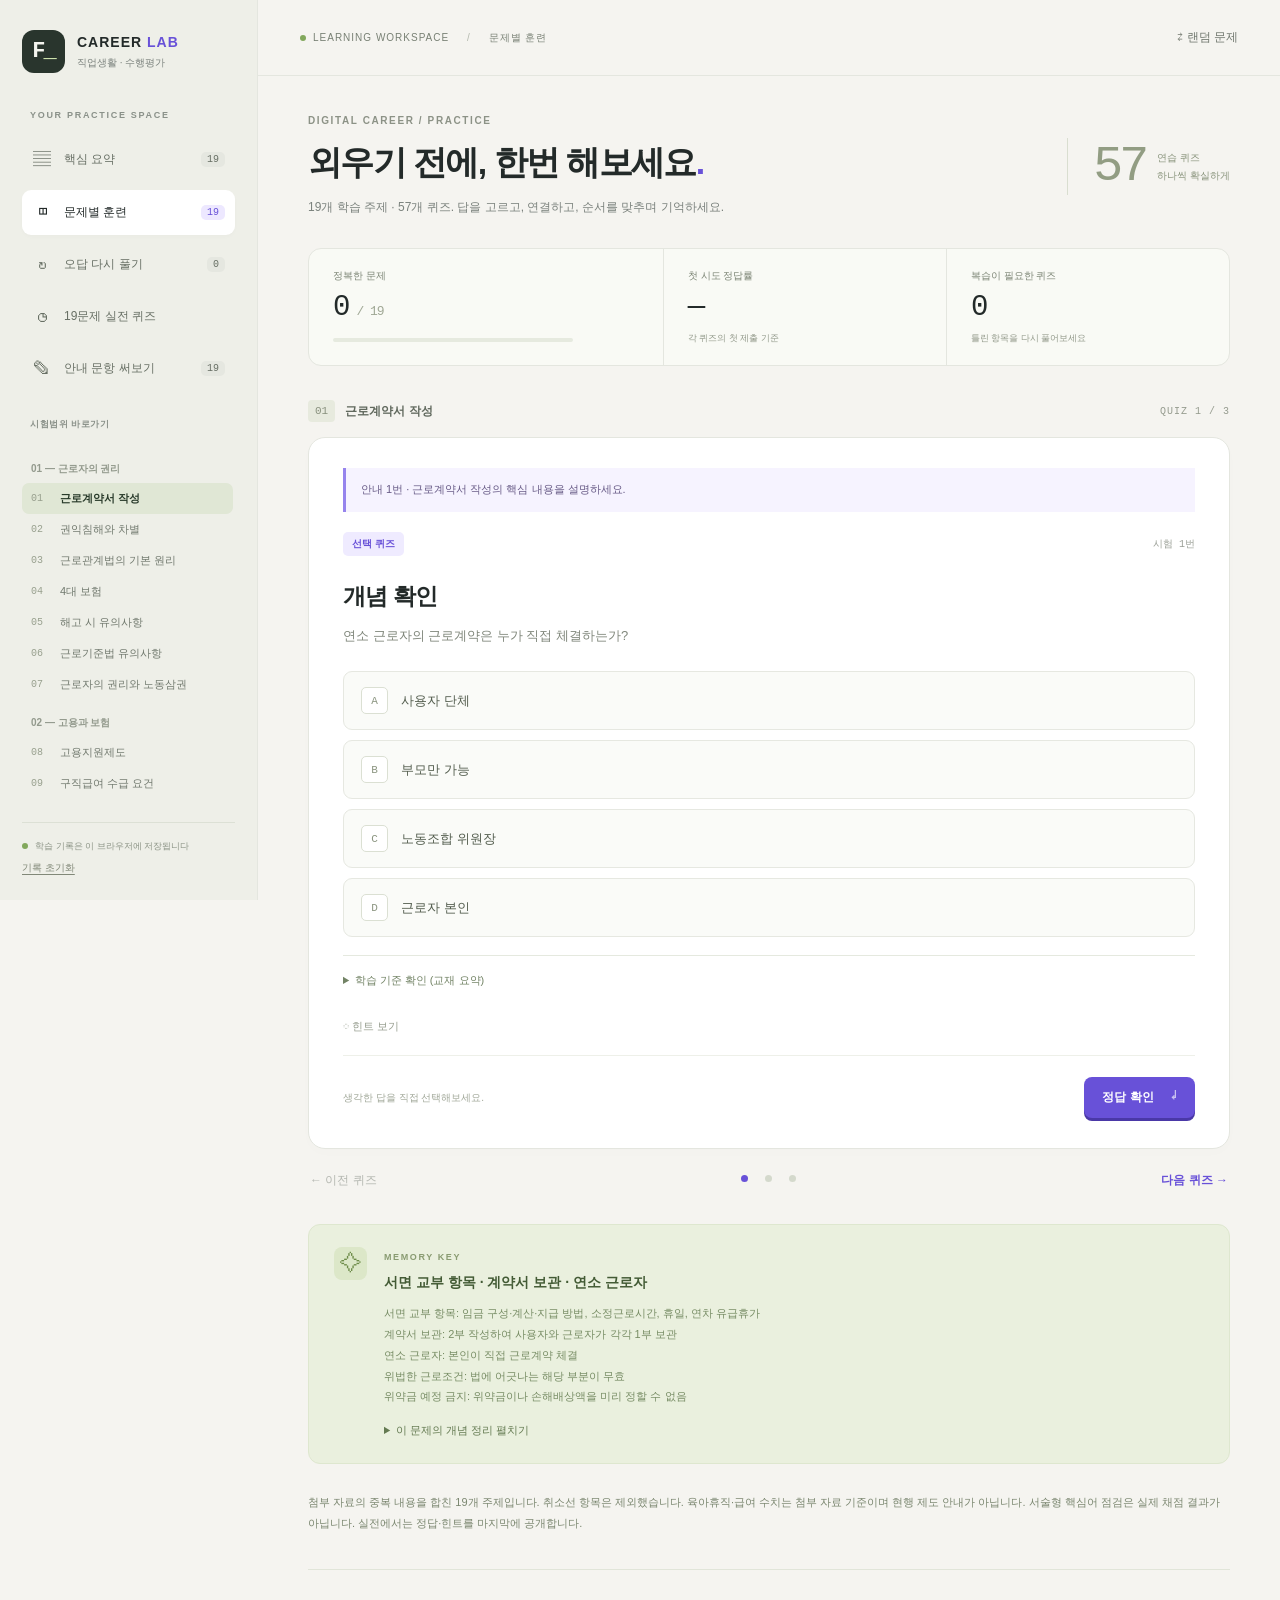
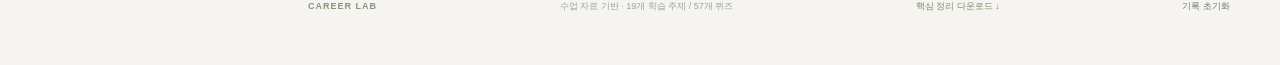
<file: index.html>
<!doctype html>
<html lang="ko">
<head>
  <meta charset="UTF-8"><meta name="viewport" content="width=device-width, initial-scale=1">
  <meta name="theme-color" content="#f5f4f0">
  <title>CAREER LAB · 수행평가 퀴즈 훈련</title>
  <meta name="description" content="직업생활 수행평가 19개 학습 주제, 57개 퀴즈를 선택·연결·순서·빈칸으로 연습하세요.">
  <link rel="stylesheet" href="style.css">
</head>
<body>
  <aside class="sidebar">
    <a class="brand" href="./"><span class="logo">F<span>_</span></span><span>CAREER <b>LAB</b><small>직업생활 · 수행평가</small></span></a>
    <div class="side-label">YOUR PRACTICE SPACE</div>
    <nav class="mode-nav" aria-label="학습 모드"><button class="mode" data-mode="summary"><span>▤</span>핵심 요약<span class="nav-count">19</span></button>
      <button class="mode active" data-mode="learn"><span>◫</span>문제별 훈련<span class="nav-count">19</span></button>
      <button class="mode" data-mode="review"><span>↻</span>오답 다시 풀기<span id="wrong-count" class="nav-count">0</span></button>
      <button class="mode" data-mode="exam"><span>◷</span>19문제 실전 퀴즈</button>
    <button class="mode" data-mode="written"><span>✎</span>안내 문항 써보기<span class="nav-count">19</span></button></nav>
    <div class="side-label topic-label">시험범위 바로가기</div>
    <div id="lesson-nav" class="lesson-nav"></div>
    <div class="side-bottom"><span class="status-dot"></span>학습 기록은 이 브라우저에 저장됩니다<button id="reset-progress">기록 초기화</button></div>
  </aside>
  <div class="workspace">
    <header class="topbar"><div><span class="live-dot"></span>LEARNING WORKSPACE <span class="divider">/</span> <span id="mode-label">문제별 훈련</span></div><button id="shuffle" class="quiet-button">⇄ 랜덤 문제</button></header>
    <main>
      <section class="intro"><div><div class="eyebrow">DIGITAL CAREER / PRACTICE</div><h1>외우기 전에,<br class="mobile-break"> 한번 해보세요<span>.</span></h1><p>19개 학습 주제 · 57개 퀴즈. 답을 고르고, 연결하고, 순서를 맞추며 기억하세요.</p></div><div class="intro-badge"><span>57</span><small>연습 퀴즈<br>하나씩 확실하게</small></div></section>
      <section class="metrics" aria-label="학습 현황"><div><span class="metric-label">정복한 문제</span><strong><span id="mastered">0</span><em>/ 19</em></strong><div class="progress-track"><i id="overall-bar"></i></div></div><div><span class="metric-label">첫 시도 정답률</span><strong id="accuracy">—</strong><small>각 퀴즈의 첫 제출 기준</small></div><div><span class="metric-label">복습이 필요한 퀴즈</span><strong id="review-total">0</strong><small>틀린 항목을 다시 풀어보세요</small></div></section>
      <div id="practice-area">
        <div class="section-heading"><div><span class="section-index" id="section-index">01</span><span id="section-title">근로계약서 작성</span></div><span id="task-position">QUIZ 1 / 2</span></div>
        <section class="practice-card" id="practice-card">
          <div id="guide-context" class="guide-context"></div><div class="card-top"><span id="kind-badge" class="kind-badge">선택 퀴즈</span><span id="question-number" class="question-number">시험 1번</span></div>
          <h2 id="question-title"></h2><p id="question-prompt" class="question-prompt"></p>
          <div id="question-context"></div><div id="answer-area"></div>
          <details id="question-source" class="source-details"><summary>학습 기준 확인 (교재 요약)</summary><a id="source-link" target="_blank" rel="noopener"></a><blockquote id="source-quote"></blockquote></details><div class="hint-row"><button id="hint-button">◌ 힌트 보기</button><span id="hint-text" hidden></span></div>
          <div class="card-actions"><span id="attempt-label">생각한 답을 직접 선택해보세요.</span><button id="check-answer" class="primary">정답 확인 <span>↵</span></button></div>
          <div id="feedback" class="feedback" hidden aria-live="polite"></div>
        </section>
        <div class="below-card"><button id="previous" class="quiet-button">← 이전 퀴즈</button><div id="quiz-dots"></div><button id="next" class="next-button">다음 퀴즈 →</button></div>
        <section class="memory-note"><div class="note-icon">✧</div><div><span class="eyebrow">MEMORY KEY</span><h3 id="memory-key"></h3><p id="memory-detail"></p><details><summary>이 문제의 개념 정리 펼치기</summary><div id="lesson-note"></div></details></div></section>
      </div>
      <section id="result-area" class="result-card" hidden></section>
      <p class="scope-note">첨부 자료의 중복 내용을 합친 19개 주제입니다. 취소선 항목은 제외했습니다. 육아휴직·급여 수치는 첨부 자료 기준이며 현행 제도 안내가 아닙니다. 서술형 핵심어 점검은 실제 채점 결과가 아닙니다. 실전에서는 정답·힌트를 마지막에 공개합니다.</p><footer><span>CAREER LAB</span><span>수업 자료 기반 · 19개 학습 주제 / 57개 퀴즈</span><a href="notes.md" download>핵심 정리 다운로드 ↓</a><button id="footer-reset" class="quiet-button">기록 초기화</button></footer>
    </main>
  </div>
  <div id="toast" role="status" hidden></div>
  <dialog id="reset-dialog"><h2>학습 기록을 초기화할까요?</h2><p>이 브라우저의 정답 기록과 오답 목록이 지워집니다.</p><div><button id="cancel-reset" class="quiet-button">취소</button><button id="confirm-reset" class="primary">초기화</button></div></dialog>
  <script src="data.js"></script><script src="written.js"></script><script src="app.js"></script>
</body>
</html>
</file>
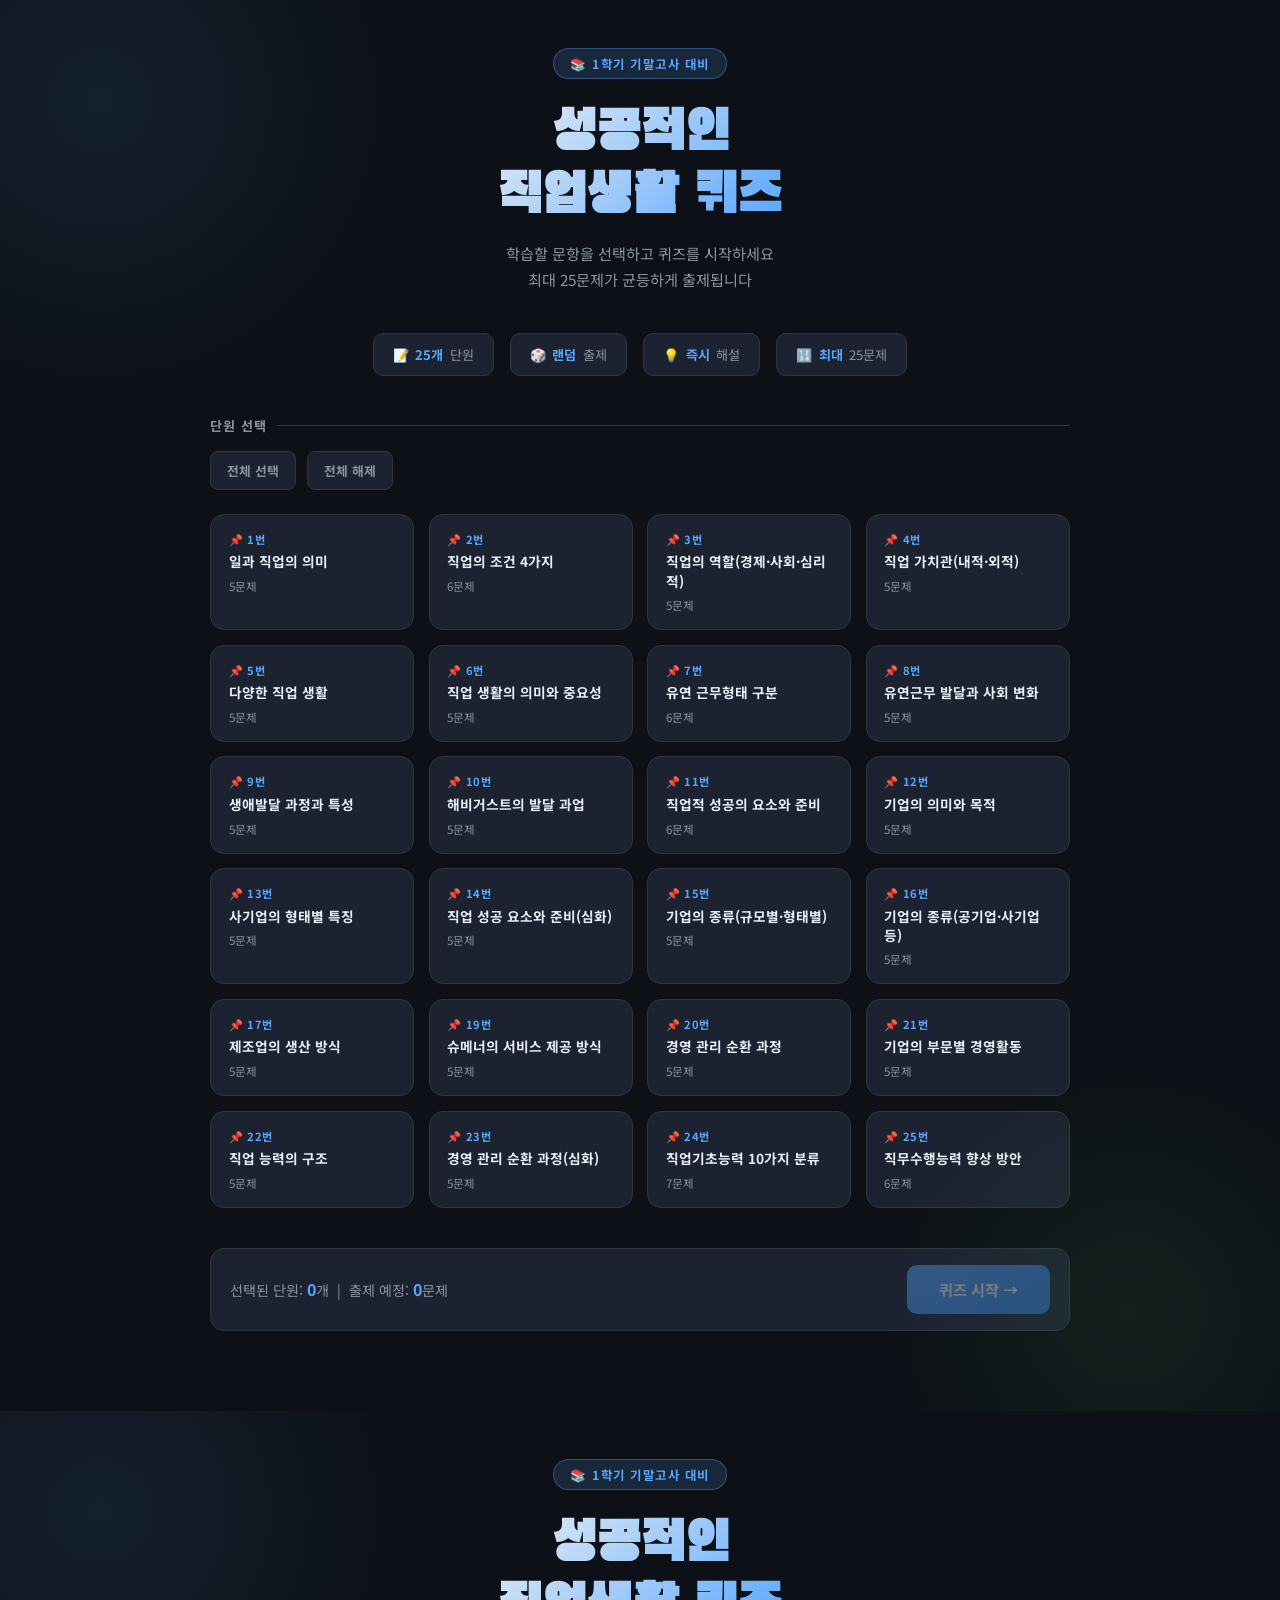
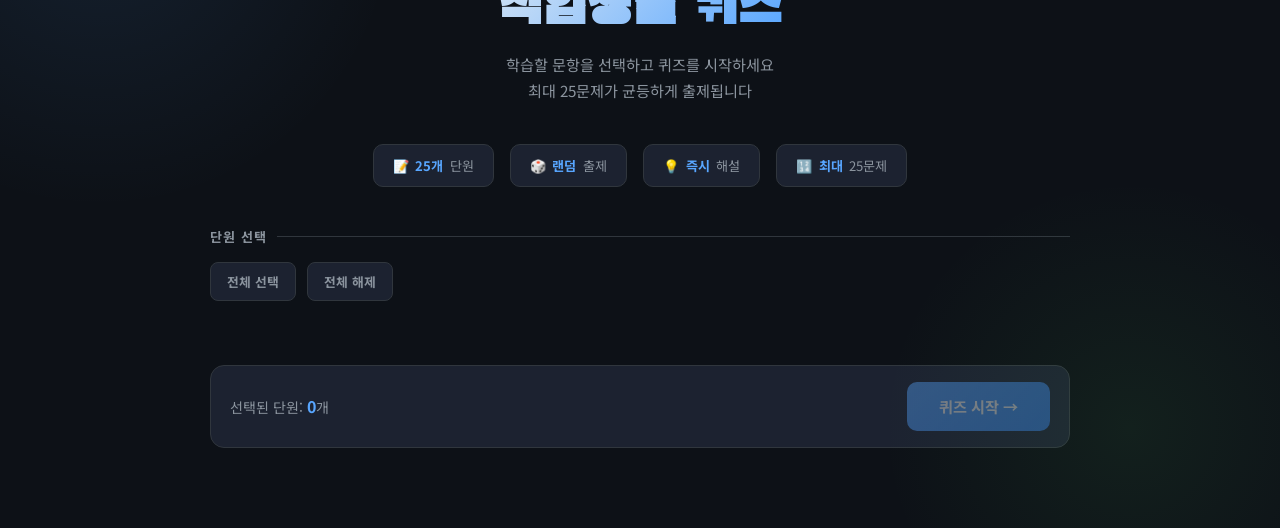
<file: tlgja/index.html>
<!DOCTYPE html>
<html lang="ko">
<head>
<meta charset="UTF-8">
<meta name="viewport" content="width=device-width, initial-scale=1.0">
<title>성공적인 직업생활 시험 대비 퀴즈</title>
<link href="https://fonts.googleapis.com/css2?family=Noto+Sans+KR:wght@400;500;700;900&family=Black+Han+Sans&display=swap" rel="stylesheet">
<style>
  :root {
    --bg: #0d1117; --surface: #161b22; --card: #1c2230; --border: #30363d;
    --accent: #58a6ff; --accent2: #f78166; --accent3: #56d364; --text: #e6edf3;
    --text-muted: #8b949e; --correct: #1a4731; --correct-border: #56d364;
    --wrong: #4a1c1c; --wrong-border: #f85149; --yellow: #e3b341;
    --purple: #c678dd; --purple-bg: rgba(198,120,221,0.12); --purple-border: rgba(198,120,221,0.35);
  }
  * { box-sizing: border-box; margin: 0; padding: 0; }
  body { background: var(--bg); color: var(--text); font-family: 'Noto Sans KR', sans-serif; min-height: 100vh; }

  /* ── 홈 화면 ── */
  #home-screen { display: flex; flex-direction: column; align-items: center; padding: 3rem 1.5rem 5rem; position: relative; overflow: hidden; }
  #home-screen::before { content: ''; position: absolute; top: -200px; left: -200px; width: 600px; height: 600px; background: radial-gradient(circle, rgba(88,166,255,0.10) 0%, transparent 70%); pointer-events: none; }
  #home-screen::after { content: ''; position: absolute; bottom: -150px; right: -100px; width: 500px; height: 500px; background: radial-gradient(circle, rgba(86,211,100,0.08) 0%, transparent 70%); pointer-events: none; }
  .home-badge { background: rgba(88,166,255,0.15); border: 1px solid rgba(88,166,255,0.35); color: var(--accent); font-size: 0.78rem; font-weight: 700; letter-spacing: 0.12em; padding: 0.35rem 1rem; border-radius: 100px; margin-bottom: 1.5rem; text-transform: uppercase; }
  .home-title { font-family: 'Black Han Sans', sans-serif; font-size: clamp(2rem, 5vw, 3.4rem); text-align: center; line-height: 1.15; margin-bottom: 0.8rem; background: linear-gradient(135deg, #e6edf3 0%, #58a6ff 100%); -webkit-background-clip: text; -webkit-text-fill-color: transparent; background-clip: text; }
  .home-sub { color: var(--text-muted); font-size: 0.95rem; text-align: center; margin-bottom: 2.5rem; line-height: 1.7; }
  .home-info { display: flex; gap: 1rem; margin-bottom: 2.5rem; }
  .home-info-chip { background: var(--card); border: 1px solid var(--border); border-radius: 10px; padding: 0.7rem 1.2rem; font-size: 0.82rem; color: var(--text-muted); display: flex; align-items: center; gap: 0.4rem; }
  .home-info-chip strong { color: var(--accent); }

  .section-label { font-size: 0.82rem; font-weight: 700; color: var(--text-muted); letter-spacing: 0.08em; text-transform: uppercase; margin-bottom: 1rem; width: 100%; max-width: 860px; display: flex; align-items: center; gap: 0.6rem; }
  .section-label::after { content: ''; flex: 1; height: 1px; background: var(--border); }

  /* ── 문항 카드 그리드 ── */
  .topic-grid { display: grid; grid-template-columns: repeat(auto-fill, minmax(200px, 1fr)); gap: 0.9rem; width: 100%; max-width: 860px; margin-bottom: 2.5rem; }
  .topic-card { background: var(--card); border: 1.5px solid var(--border); border-radius: 14px; padding: 1rem 1.1rem; cursor: pointer; transition: all 0.18s; position: relative; overflow: hidden; user-select: none; }
  .topic-card::before { content: ''; position: absolute; top: 0; left: 0; right: 0; height: 2px; background: var(--accent); opacity: 0; transition: opacity 0.18s; }
  .topic-card:hover { border-color: var(--accent); background: rgba(88,166,255,0.07); transform: translateY(-2px); box-shadow: 0 6px 20px rgba(88,166,255,0.12); }
  .topic-card:hover::before { opacity: 1; }
  .topic-card.selected { border-color: var(--accent); background: rgba(88,166,255,0.12); }
  .topic-card.selected::before { opacity: 1; }
  .topic-card .t-num { font-size: 0.7rem; font-weight: 700; color: var(--accent); letter-spacing: 0.06em; margin-bottom: 0.35rem; display: flex; align-items: center; gap: 0.3rem; }
  .topic-card .t-title { font-size: 0.86rem; font-weight: 700; color: var(--text); line-height: 1.4; }
  .topic-card .t-count { font-size: 0.72rem; color: var(--text-muted); margin-top: 0.4rem; }
  .topic-card .t-check { position: absolute; top: 0.7rem; right: 0.7rem; width: 18px; height: 18px; background: var(--accent); border-radius: 50%; display: none; align-items: center; justify-content: center; font-size: 0.6rem; color: #fff; }
  .topic-card.selected .t-check { display: flex; }

  .select-actions { display: flex; gap: 0.7rem; margin-bottom: 1.5rem; width: 100%; max-width: 860px; }
  .btn-sel { background: var(--card); border: 1.5px solid var(--border); color: var(--text-muted); padding: 0.55rem 1rem; border-radius: 8px; font-size: 0.8rem; font-weight: 700; font-family: 'Noto Sans KR', sans-serif; cursor: pointer; transition: all 0.15s; }
  .btn-sel:hover { border-color: var(--accent); color: var(--accent); }

  .start-bar { display: flex; align-items: center; gap: 1rem; width: 100%; max-width: 860px; padding: 1rem 1.2rem; background: var(--card); border: 1px solid var(--border); border-radius: 14px; }
  .start-bar-info { flex: 1; font-size: 0.88rem; color: var(--text-muted); }
  .start-bar-info strong { color: var(--accent); font-size: 1rem; }
  .btn-start-quiz { background: linear-gradient(135deg, #58a6ff, #388bfd); color: #fff; border: none; padding: 0.85rem 2rem; border-radius: 10px; font-size: 0.95rem; font-weight: 700; font-family: 'Noto Sans KR', sans-serif; cursor: pointer; transition: transform 0.15s, box-shadow 0.15s; box-shadow: 0 4px 20px rgba(88,166,255,0.3); white-space: nowrap; }
  .btn-start-quiz:hover:not(:disabled) { transform: translateY(-2px); box-shadow: 0 8px 28px rgba(88,166,255,0.4); }
  .btn-start-quiz:disabled { opacity: 0.4; cursor: default; transform: none; box-shadow: none; }

  /* ── 퀴즈 화면 ── */
  #quiz-screen { display: none; max-width: 720px; margin: 0 auto; padding: 2rem 1.5rem 5rem; }
  .quiz-header { display: flex; justify-content: space-between; align-items: center; margin-bottom: 0.5rem; }
  .quiz-counter { font-size: 0.85rem; color: var(--text-muted); font-weight: 700; }
  .quiz-counter span { color: var(--accent); font-size: 1rem; }
  .quiz-topic-badge { background: rgba(88,166,255,0.12); border: 1px solid rgba(88,166,255,0.25); color: var(--accent); font-size: 0.72rem; font-weight: 700; padding: 0.25rem 0.7rem; border-radius: 100px; max-width: 200px; white-space: nowrap; overflow: hidden; text-overflow: ellipsis; }
  .score-badge { background: rgba(86,211,100,0.15); border: 1px solid rgba(86,211,100,0.3); color: var(--accent3); font-size: 0.8rem; font-weight: 700; padding: 0.3rem 0.8rem; border-radius: 100px; }
  .quiz-sub-header { display: flex; justify-content: space-between; align-items: center; margin-bottom: 1.2rem; }
  .progress-bar-wrap { height: 4px; background: var(--border); border-radius: 99px; margin-bottom: 1.5rem; overflow: hidden; }
  .progress-bar-fill { height: 100%; background: linear-gradient(90deg, #58a6ff, #56d364); border-radius: 99px; transition: width 0.4s ease; }

  .question-card { background: var(--card); border: 1px solid var(--border); border-radius: 16px; padding: 1.6rem; margin-bottom: 1.2rem; position: relative; overflow: hidden; }
  .question-card::before { content: ''; position: absolute; top: 0; left: 0; right: 0; height: 3px; background: linear-gradient(90deg, #58a6ff, #388bfd); }
  .question-type { font-size: 0.72rem; font-weight: 700; letter-spacing: 0.1em; text-transform: uppercase; color: var(--accent); margin-bottom: 0.7rem; display: flex; align-items: center; gap: 0.4rem; flex-wrap: wrap; }
  .question-type::before { content: ''; display: inline-block; width: 6px; height: 6px; background: var(--accent); border-radius: 50%; }
  .question-text { font-size: 1rem; font-weight: 500; line-height: 1.75; color: var(--text); }

  .choices { display: flex; flex-direction: column; gap: 0.7rem; margin-bottom: 1.2rem; }
  .choice-btn { background: var(--surface); border: 1.5px solid var(--border); color: var(--text); padding: 0.85rem 1.1rem; border-radius: 10px; text-align: left; font-size: 0.9rem; font-family: 'Noto Sans KR', sans-serif; cursor: pointer; transition: all 0.15s; display: flex; align-items: flex-start; gap: 0.75rem; line-height: 1.55; }
  .choice-btn:hover:not(:disabled) { border-color: var(--accent); background: rgba(88,166,255,0.08); transform: translateX(3px); }
  .choice-btn .choice-num { min-width: 24px; height: 24px; border-radius: 6px; background: var(--border); color: var(--text-muted); display: flex; align-items: center; justify-content: center; font-size: 0.78rem; font-weight: 700; flex-shrink: 0; margin-top: 1px; transition: all 0.15s; }
  .choice-btn:hover:not(:disabled) .choice-num { background: var(--accent); color: #fff; }
  .choice-btn.correct { background: var(--correct); border-color: var(--correct-border); color: #fff; }
  .choice-btn.correct .choice-num { background: var(--correct-border); color: #fff; }
  .choice-btn.wrong { background: var(--wrong); border-color: var(--wrong-border); color: #fff; }
  .choice-btn.wrong .choice-num { background: var(--wrong-border); color: #fff; }
  .choice-btn:disabled { cursor: default; }

  .short-answer-wrap { display: flex; flex-direction: column; gap: 0.6rem; margin-bottom: 1.2rem; }
  .short-input-row { display: flex; gap: 0.6rem; }
  .short-input { flex: 1; background: var(--surface); border: 1.5px solid var(--border); color: var(--text); padding: 0.8rem 1rem; border-radius: 10px; font-size: 0.93rem; font-family: 'Noto Sans KR', sans-serif; outline: none; transition: border-color 0.15s; }
  .short-input:focus { border-color: var(--accent); }
  .short-input.correct { border-color: var(--correct-border); background: var(--correct); }
  .short-input.wrong { border-color: var(--wrong-border); background: var(--wrong); }
  .btn-submit { background: var(--accent); color: #fff; border: none; padding: 0.8rem 1.3rem; border-radius: 10px; font-size: 0.88rem; font-weight: 700; font-family: 'Noto Sans KR', sans-serif; cursor: pointer; transition: opacity 0.15s; white-space: nowrap; }
  .btn-submit:hover { opacity: 0.85; } .btn-submit:disabled { opacity: 0.4; cursor: default; }
  .sa-hint { font-size: 0.82rem; color: var(--text-muted); }
  .sa-hint.correct-hint { color: var(--accent3); font-weight: 700; }
  .sa-hint.wrong-hint { color: var(--accent2); }

  .explanation { display: none; background: rgba(88,166,255,0.06); border: 1px solid rgba(88,166,255,0.2); border-radius: 10px; padding: 1rem 1.1rem; font-size: 0.87rem; color: #a8c9f7; line-height: 1.7; margin-bottom: 1.2rem; }
  .explanation .ex-label { font-weight: 700; color: var(--accent); margin-bottom: 0.3rem; display: block; font-size: 0.75rem; letter-spacing: 0.08em; text-transform: uppercase; }

  .btn-next { width: 100%; background: linear-gradient(135deg, #58a6ff, #388bfd); color: #fff; border: none; padding: 1rem; border-radius: 12px; font-size: 1rem; font-weight: 700; font-family: 'Noto Sans KR', sans-serif; cursor: pointer; transition: transform 0.15s, opacity 0.15s; display: none; }
  .btn-next:hover { opacity: 0.9; transform: translateY(-1px); }

  /* ── 결과 화면 ── */
  #result-screen { display: none; max-width: 600px; margin: 0 auto; padding: 3rem 1.5rem; text-align: center; min-height: 100vh; justify-content: center; flex-direction: column; align-items: center; }
  .result-emoji { font-size: 5rem; margin-bottom: 1rem; display: block; animation: pop 0.5s ease; }
  @keyframes pop { 0%{transform:scale(0.5);opacity:0} 70%{transform:scale(1.15)} 100%{transform:scale(1);opacity:1} }
  .result-title { font-family: 'Black Han Sans', sans-serif; font-size: 2.2rem; margin-bottom: 0.5rem; }
  .result-score { font-size: 3.2rem; font-weight: 900; margin: 1rem 0; }
  .result-score .sn { color: var(--accent); }
  .result-detail { color: var(--text-muted); margin-bottom: 1.5rem; font-size: 0.92rem; line-height: 1.7; white-space: pre-line; }
  .result-topic-list { background: var(--card); border: 1px solid var(--border); border-radius: 12px; padding: 1rem 1.2rem; width: 100%; max-width: 400px; text-align: left; margin-bottom: 1.5rem; font-size: 0.82rem; color: var(--text-muted); }
  .result-topic-list strong { color: var(--text); display: block; margin-bottom: 0.5rem; font-size: 0.85rem; }
  .result-bars { width: 100%; max-width: 400px; margin: 0 auto 1.5rem; display: flex; flex-direction: column; gap: 0.7rem; }
  .result-bar-row { display: flex; align-items: center; gap: 0.8rem; font-size: 0.85rem; }
  .result-bar-label { width: 50px; text-align: right; color: var(--text-muted); flex-shrink: 0; }
  .result-bar-track { flex: 1; height: 10px; background: var(--border); border-radius: 99px; overflow: hidden; }
  .result-bar-fill-c { height: 100%; background: var(--accent3); border-radius: 99px; transition: width 1s ease; }
  .result-bar-fill-w { height: 100%; background: var(--accent2); border-radius: 99px; transition: width 1s ease; }
  .result-bar-count { width: 30px; font-weight: 700; }
  .result-buttons { display: flex; gap: 0.7rem; width: 100%; max-width: 400px; flex-wrap: wrap; }
  .btn-r { flex: 1; min-width: 80px; border: none; padding: 0.85rem 0.5rem; border-radius: 12px; font-size: 0.88rem; font-weight: 700; font-family: 'Noto Sans KR', sans-serif; cursor: pointer; transition: opacity 0.15s; }
  .btn-r:hover { opacity: 0.85; }
  .btn-r.retry { background: linear-gradient(135deg, #58a6ff, #388bfd); color: #fff; }
  .btn-r.home { background: var(--card); color: var(--text); border: 1.5px solid var(--border); }
  .btn-r.home:hover { border-color: var(--accent); }

  @media(max-width:600px){
    .topic-grid { grid-template-columns: repeat(2, 1fr); }
    .home-info { flex-wrap: wrap; justify-content: center; }
    .start-bar { flex-direction: column; text-align: center; }
    .question-text { font-size: 0.93rem; }
    .choice-btn { font-size: 0.83rem; padding: 0.75rem 0.9rem; }
  }
</style>
</head>
<body>

<!-- ════════ 홈 화면 ════════ -->
<div id="home-screen">
  <div class="home-badge">📚 1학기 기말고사 대비</div>
  <h1 class="home-title">성공적인<br>직업생활 퀴즈</h1>
  <p class="home-sub">학습할 문항을 선택하고 퀴즈를 시작하세요<br>최대 25문제가 균등하게 출제됩니다</p>
  <div class="home-info">
    <div class="home-info-chip">📝 <strong>25개</strong> 단원</div>
    <div class="home-info-chip">🎲 <strong>랜덤</strong> 출제</div>
    <div class="home-info-chip">💡 <strong>즉시</strong> 해설</div>
    <div class="home-info-chip">🔢 <strong>최대</strong> 25문제</div>
  </div>

  <div class="section-label">단원 선택</div>
  <div class="select-actions">
    <button class="btn-sel" onclick="selectAll()">전체 선택</button>
    <button class="btn-sel" onclick="selectNone()">전체 해제</button>
  </div>
  <div class="topic-grid" id="topic-grid"></div>

  <div class="start-bar">
    <div class="start-bar-info" id="start-bar-info">선택된 단원: <strong>0</strong>개</div>
    <button class="btn-start-quiz" id="btn-start" onclick="startQuiz()" disabled>퀴즈 시작 →</button>
  </div>
</div>

<!-- ════════ 퀴즈 화면 ════════ -->
<div id="quiz-screen">
  <div class="quiz-header">
    <div class="quiz-counter">문제 <span id="cur-q">1</span> / <span id="total-q">10</span></div>
    <div class="score-badge">점수: <span id="live-score">0</span>점</div>
  </div>
  <div class="quiz-sub-header">
    <div class="quiz-topic-badge" id="quiz-topic-badge">단원명</div>
  </div>
  <div class="progress-bar-wrap"><div class="progress-bar-fill" id="progress-fill" style="width:0%"></div></div>
  <div class="question-card" id="q-card">
    <div class="question-type" id="q-type">객관식</div>
    <div class="question-text" id="q-text"></div>
  </div>
  <div id="choices-area"></div>
  <div class="explanation" id="explanation"><span class="ex-label">💡 해설</span><span id="exp-text"></span></div>
  <button class="btn-next" id="btn-next" onclick="nextQuestion()">다음 문제 →</button>
</div>

<!-- ════════ 결과 화면 ════════ -->
<div id="result-screen">
  <span class="result-emoji" id="r-emoji">🎉</span>
  <h2 class="result-title" id="r-title">수고했어요!</h2>
  <div class="result-score"><span class="sn" id="r-score">0</span> <span style="font-size:1.4rem;color:var(--text-muted)">/ <span id="r-total">0</span></span></div>
  <p class="result-detail" id="r-detail"></p>
  <div class="result-topic-list" id="r-topic-list"></div>
  <div class="result-bars">
    <div class="result-bar-row">
      <span class="result-bar-label" style="color:var(--accent3)">정답</span>
      <div class="result-bar-track"><div class="result-bar-fill-c" id="bar-c" style="width:0%"></div></div>
      <span class="result-bar-count" style="color:var(--accent3)" id="cnt-c">0</span>
    </div>
    <div class="result-bar-row">
      <span class="result-bar-label" style="color:var(--accent2)">오답</span>
      <div class="result-bar-track"><div class="result-bar-fill-w" id="bar-w" style="width:0%"></div></div>
      <span class="result-bar-count" style="color:var(--accent2)" id="cnt-w">0</span>
    </div>
  </div>
  <div class="result-buttons">
    <button class="btn-r retry" onclick="retryQuiz()">🔄 다시 풀기</button>
    <button class="btn-r home" onclick="goHome()">🏠 단원 선택</button>
  </div>
</div>

<script>
// ════════════════════════════════════════════
// 유틸
// ════════════════════════════════════════════
const shuffle = arr => { const a=[...arr]; for(let i=a.length-1;i>0;i--){const j=Math.floor(Math.random()*(i+1));[a[i],a[j]]=[a[j],a[i]];} return a; };
const LABELS = ['①','②','③','④','⑤'];
const checkSA = (input, answers) => { const n = s => s.replace(/\s/g,'').toLowerCase(); return answers.some(a => n(a) === n(input)); };

function pickMC(choices, answerIdx, noShuffle) {
  if (noShuffle) return { sc: choices, ai: answerIdx };
  const correct = choices[answerIdx];
  const wrong = shuffle(choices.filter((_,i) => i !== answerIdx)).slice(0, 3);
  const pool = shuffle([correct, ...wrong]);
  return { sc: pool, ai: pool.indexOf(correct) };
}

// ════════════════════════════════════════════
// 문항 데이터 (25개 단원)
// ════════════════════════════════════════════
const TOPICS = [

  // ── 1번. 일과 직업의 의미 ──
  { id: 1, title: '일과 직업의 의미', questions: [
    { type:'mc', q:'다음 중 "일"의 개념으로 가장 적절한 것은?', choices:['인간이 살아가기 위해 삶의 과정에서 행하는 모든 생산적인 활동','경제적 소득을 얻기 위해 지속적으로 행하는 경제 활동','일정 기간 동안 반복하여 임금을 받는 노동','여가 활동과 취미 활동을 포함한 모든 행동'], answer:0, exp:'"일"은 인간이 살아가기 위해 삶의 과정에서 행하는 모든 생산적인 활동을 뜻하며, 놀이나 단순한 휴식은 제외됩니다.' },
    { type:'mc', q:'직업의 정의로 가장 올바른 것은?', choices:['인간이 경제적 소득을 얻거나 사회적 가치를 이루기 위해 일정 기간 동안 지속적으로 행하는 경제 및 사회 활동','인간이 삶의 과정에서 행하는 모든 생산적 활동','놀이나 취미를 제외한 모든 반복적 행동','임금을 받는 모든 종류의 일시적 작업'], answer:0, exp:'직업은 경제적 소득을 얻거나 사회적 가치를 이루기 위해 일정 기간 동안 지속적으로 행하는 경제 및 사회 활동입니다.' },
    { type:'mc', q:'다음 중 직업으로 볼 수 없는 것은?', choices:['불법 도박으로 돈을 버는 행위','회사에 출근하여 임금을 받는 사무직 활동','매주 정기적으로 강의를 진행하는 강사 활동','소득을 얻기 위해 매일 가게를 운영하는 자영업'], answer:0, exp:'직업은 윤리성을 갖추어야 합니다. 비윤리적이거나 반사회적인 활동(범죄 행위 등)은 직업으로 볼 수 없습니다.' },
    { type:'mc', q:'"인간이 행하는 모든 일이 직업은 아니다"라는 설명의 근거로 가장 적절한 것은?', choices:['직업은 경제성, 지속성, 사회성, 윤리성을 갖추어야 하기 때문이다','직업은 반드시 법인에 소속되어야 하기 때문이다','직업은 국가가 인정한 자격증이 있어야 하기 때문이다','직업은 일정한 학력이 있어야 하기 때문이다'], answer:0, exp:'직업이 되려면 경제성, 지속성, 사회성, 윤리성의 조건을 갖추어야 합니다. 각종 여가·취미·범죄 활동 등은 이 조건을 충족하지 못합니다.' },
    { type:'sa', q:'"일"의 정의에서 제외되는 행위 두 가지를 쓰시오. (예: A와 B)', answers:['놀이와 단순한 휴식','놀이, 단순한 휴식','단순한 휴식과 놀이'], exp:'"일"은 놀이나 단순한 휴식을 제외한 모든 생산적인 활동을 의미합니다.' },
  ]},

  // ── 2번. 직업의 조건(계속성, 경제성, 사회성, 윤리성) ──
  { id: 2, title: '직업의 조건 4가지', questions: [
    { type:'mc', q:'"매일, 매주, 매월 등 계속적으로 행해져야 한다"는 직업의 조건은?', choices:['계속성','경제성','사회성','윤리성'], answer:0, exp:'계속성은 매일·매주·매월 등 지속적으로 행해져야 한다는 직업의 조건입니다.' },
    { type:'mc', q:'"노동의 대가인 수입이 있어야 한다"는 직업의 조건은?', choices:['경제성','계속성','사회성','윤리성'], answer:0, exp:'경제성은 노동의 대가인 수입(임금·소득)이 있어야 한다는 직업의 조건입니다.' },
    { type:'mc', q:'"사회적으로 가치 있는 일이어야 한다"는 직업의 조건은?', choices:['사회성','경제성','계속성','윤리성'], answer:0, exp:'사회성은 사회적으로 가치 있는 일이어야 한다는 직업의 조건입니다.' },
    { type:'mc', q:'취미 활동이 직업으로 인정받지 못하는 주된 이유로 가장 적절한 것은?', choices:['계속성과 경제성을 갖추지 못한 경우가 많기 때문이다','사회성과 윤리성이 없기 때문이다','국가에 세금을 납부하지 않기 때문이다','법적으로 금지된 활동이기 때문이다'], answer:0, exp:'취미 활동은 계속성(매일·매주 지속)과 경제성(수입 발생)을 갖추지 못한 경우가 많아 직업으로 인정받기 어렵습니다.' },
    { type:'mc', q:'직업의 조건 중 "윤리성"에 대한 설명으로 옳은 것은?', choices:['비윤리적이거나 반사회적인 활동이 아니어야 한다','노동의 대가인 수입이 반드시 있어야 한다','사회 구성원으로서 인정받아야 한다','일정 기간 이상 지속적으로 수행되어야 한다'], answer:0, exp:'윤리성은 비윤리적이거나 반사회적인 활동이 아니어야 한다는 직업의 조건입니다. 범죄 활동이 직업이 되지 않는 이유입니다.' },
    { type:'sa', q:'직업의 4가지 조건을 모두 쓰시오.', answers:['계속성, 경제성, 사회성, 윤리성','경제성, 계속성, 사회성, 윤리성','사회성, 경제성, 계속성, 윤리성'], exp:'직업의 4가지 조건은 계속성, 경제성, 사회성, 윤리성입니다.' },
  ]},

  // ── 3번. 직업의 역할 ──
  { id: 3, title: '직업의 역할(경제·사회·심리적)', questions: [
    { type:'mc', q:'직업의 역할 중 "경제적 측면"에 해당하는 것은?', choices:['일의 대가로 임금을 받아 기본적인 생계를 유지한다','사회 구성원이라는 소속감을 가지고 사회적 역할을 수행한다','자신의 능력을 사회적으로 인정받는다','잠재적인 재능과 적성을 발휘할 기회를 제공한다'], answer:0, exp:'경제적 측면의 직업 역할: 임금을 받아 기본적인 생계를 유지하고 가족을 부양하며 문화·복지 생활의 토대를 마련합니다.' },
    { type:'mc', q:'직업의 "사회적 측면" 역할로 옳은 것은?', choices:['사회 구성원이라는 소속감을 가지고 사회 발전과 유지에 기여한다','일의 대가로 임금을 받아 생계를 유지한다','자신의 능력을 발휘하고 이상을 실현하며 성취감을 얻는다','개인의 잠재적 재능과 적성을 발휘할 기회를 제공한다'], answer:0, exp:'사회적 측면: 사회 구성원으로서의 소속감을 갖고 사회적 역할을 수행하며 사회 발전과 유지에 기여합니다.' },
    { type:'mc', q:'직업의 "심리적 측면" 역할에 해당하지 않는 것은?', choices:['가족을 부양하고 문화 생활의 토대를 마련한다','자신의 능력을 사회적으로 인정받는다','개인의 잠재적 재능과 적성을 발휘할 기회를 얻는다','자신의 한계를 극복하는 경험(성취감)을 한다'], answer:0, exp:'가족 부양과 문화 생활 토대 마련은 경제적 측면의 역할입니다. 심리적 측면은 인정받음·재능 발휘·성취감 등입니다.' },
    { type:'mc', q:'"직업을 통해 자신의 능력을 발휘하고 이상을 실현하며 자신의 한계를 극복하는 경험"과 관련된 직업의 역할은?', choices:['심리적 측면의 성취감','경제적 측면의 생계 유지','사회적 측면의 역할 수행','경제적 측면의 가족 부양'], answer:0, exp:'직업의 심리적 측면: 능력 발휘, 이상 실현, 한계 극복을 통해 성취감을 얻는 것입니다.' },
    { type:'sa', q:'직업의 역할을 설명하는 세 가지 측면을 쓰시오.', answers:['경제적, 사회적, 심리적','경제적 측면, 사회적 측면, 심리적 측면'], exp:'직업의 역할은 경제적 측면, 사회적 측면, 심리적 측면으로 나뉩니다.' },
  ]},

  // ── 4번. 직업 가치관(내적, 외적) ──
  { id: 4, title: '직업 가치관(내적·외적)', questions: [
    { type:'mc', q:'"외적" 직업 가치관에 해당하는 것은?', choices:['보수, 명예, 지위, 사회적 안정, 발전성','즐거움, 보람, 만족, 창의성','능력 발휘, 사회봉사','자아실현과 내면의 성취감'], answer:0, exp:'외적 직업 가치관은 주로 외부에서 얻을 수 있는 가치를 추구합니다. 예: 보수, 명예, 지위, 사회적 안정, 발전성.' },
    { type:'mc', q:'"내적" 직업 가치관에 해당하는 것은?', choices:['즐거움, 보람, 만족, 창의성, 능력 발휘, 사회봉사','보수, 명예, 지위, 사회적 안정','고임금과 높은 사회적 평판','직업 안정성과 승진 가능성'], answer:0, exp:'내적 직업 가치관은 일을 하면서 개인이 얻게 되는 정신적·심리적 가치를 추구합니다. 예: 즐거움, 보람, 만족, 창의성, 능력 발휘, 사회봉사.' },
    { type:'mc', q:'"가치"에 대한 설명으로 옳은 것은?', choices:['사람의 행동에 영향을 주는 바람직한 것','사람이 행동 기준으로 삼는 믿음이나 신념','직업을 선택할 때 따르는 규칙','외부에서 얻을 수 있는 보상 체계'], answer:0, exp:'"가치"는 사람의 행동에 영향을 주는 바람직한 것을 말합니다. "가치관"은 판단이나 행동의 기준이 되는 믿음이나 신념입니다.' },
    { type:'mc', q:'다음 보기 중 내적 직업 가치관과 외적 직업 가치관이 올바르게 짝지어진 것은?', choices:['내적: 보람·창의성 / 외적: 보수·명예','내적: 명예·지위 / 외적: 만족·보람','내적: 보수·안정 / 외적: 즐거움·사회봉사','내적: 발전성·지위 / 외적: 창의성·보람'], answer:0, exp:'내적 가치관: 보람, 창의성, 만족, 즐거움 등 / 외적 가치관: 보수, 명예, 지위, 사회적 안정, 발전성 등.' },
    { type:'sa', q:'직업 가치관의 정의를 한 문장으로 쓰시오.', answers:['사람이 일이나 사물 등에 대해 판단하거나 행동하는 데 기준이 되는 것','판단이나 행동의 기준이 되는 믿음이나 신념','일이나 사물에 대해 판단·행동하는 기준'], exp:'가치관은 사람이 일이나 사물 등에 대해 판단하거나 행동하는 데 기준이 되는 것으로, 믿음이나 신념을 의미합니다.' },
  ]},

  // ── 5번. 다양한 직업 생활 ──
  { id: 5, title: '다양한 직업 생활', questions: [
    { type:'mc', q:'직업생활의 정의로 옳은 것은?', choices:['한 사람의 일과 관련된 경험에 영향을 미치는 사회적 환경','개인이 경제적 소득을 위해 수행하는 모든 활동','기업에 고용되어 임금을 받는 특정 형태의 근무','사회가 요구하는 역할을 수행하기 위한 자기 계발'], answer:0, exp:'직업생활은 한 사람의 일과 관련된 경험에 영향을 미치는 사회적 환경(직업, 고용·근무 형태, 조직 형태, 경력 유형 등)을 말합니다.' },
    { type:'mc', q:'산업·직업의 변화 추세로 옳지 않은 것은?', choices:['제조업의 지속적인 성장으로 농업 종사자 비율이 유지되고 있다','서비스업이 증가하고 있다','50대 이상의 경제 활동 인구 비율이 증가하고 있다','여성의 전문직 및 관리직 진출이 증가하고 있다'], answer:0, exp:'농업 인구는 감소하고 있으며, 제조업은 성장 후 정체 상태입니다. 서비스업과 전문직·사무직의 비중이 증가하는 추세입니다.' },
    { type:'mc', q:'미래형 조직 형태의 특징으로 옳지 않은 것은?', choices:['고정된 위계 구조를 강화하여 안정성을 추구하는 형태','급변하는 환경에 대응하기 위한 조직 형태','지식 창출에 강조점을 둔 조직 형태','인본주의적 가치를 중시하는 조직 형태'], answer:0, exp:'미래형 조직은 급변하는 환경에 대응하고 지식 창출을 강조하며 인본주의적 가치를 중시합니다. 고정된 위계 강화는 미래형 조직의 특징이 아닙니다.' },
    { type:'mc', q:'생활 양식과 경력 유형의 변화 내용으로 옳은 것은?', choices:['외재적 가치보다 자신의 적성·흥미·가치관을 실현하는 방향으로 경력 축적 방식이 변화하고 있다','외재적 가치에 중점을 두는 경력 축적 방식이 더욱 강화되고 있다','여가와 성공에 대한 인식 변화가 거의 없다','정보통신 기술의 발달로 개인의 라이프스타일 변화가 줄어들고 있다'], answer:0, exp:'생활 양식·경력 유형의 변화: 외재적 가치보다 자신의 적성·흥미·가치관을 실현할 수 있는 경력 축적 방식으로 변화하고 있습니다.' },
    { type:'mc', q:'"재택근무"와 "원격 근무"의 공통점으로 옳은 것은?', choices:['출퇴근에 따르는 비용을 줄이고 업무의 효율성을 높일 수 있다','정해진 사무실에 출근하여 업무를 수행한다','주 5일 하루 8시간을 반드시 근무해야 한다','관리자의 직접 감독 아래 업무를 수행한다'], answer:0, exp:'재택근무와 원격 근무는 모두 출퇴근 비용을 줄이고 업무 효율성을 높일 수 있다는 공통적인 장점이 있습니다.' },
  ]},

  // ── 6번. 직업 생활의 의미와 중요성 ──
  { id: 6, title: '직업 생활의 의미와 중요성', questions: [
    { type:'mc', q:'"개인적 측면에서 직업 생활의 의미" 중 "독립적 개체로서의 자기 성장"의 의미로 옳은 것은?', choices:['스스로의 의지와 판단으로 살아간다는 뜻','다른 사람과의 관계를 통해 성장한다는 뜻','사회에서 인정받는 성과를 얻는다는 뜻','경제적 보상을 통해 자립한다는 뜻'], answer:0, exp:'"독립적 개체로서의 자기 성장"은 스스로의 의지와 판단으로 살아간다는 것을 의미합니다.' },
    { type:'mc', q:'"사회적 측면에서 직업 생활의 중요성" 중 "국가 및 사회 발전에 기여"에 대한 설명으로 옳은 것은?', choices:['직업 생활은 사회 구성원이 사회나 국가에 필요한 재화나 서비스를 생산하고 제공하는 일에 참여하는 것이다','직업 생활은 개인의 사회적 역할만을 수행하는 활동이다','직업 생활은 개인의 경제적 이익만을 위한 활동이다','직업 생활을 통해 개인의 자아를 실현하는 것이 사회 발전에 기여한다'], answer:0, exp:'직업 생활은 사회 구성원이 국가와 사회에 필요한 재화나 서비스를 생산하고 제공하는 일에 참여하는 것으로, 사회 발전에 기여합니다.' },
    { type:'mc', q:'개인적 측면에서 직업 생활의 의미로 옳지 않은 것은?', choices:['사회생활과 사회 기능 유지를 위한 역할 수행','독립적 개체로서의 자기 성장','사회적 인간관계의 확장','자신이 지닌 소질 및 잠재력의 실현'], answer:0, exp:'"사회생활과 사회 기능 유지"는 사회적 측면의 직업 생활 의미에 해당합니다. 개인적 측면은 자기 성장, 인간관계 확장, 잠재력 실현, 삶의 가치 실현 등입니다.' },
    { type:'mc', q:'"직업 생활을 하다 본인도 몰랐던 소질과 잠재력을 발견하고 발전시킬 기회를 얻을 수도 있다"는 내용과 관련된 개인적 측면은?', choices:['자신이 지닌 소질 및 잠재력의 실현','독립적 개체로서의 자기 성장','사회적 인간관계의 확장','삶의 궁극적 가치 실현'], answer:0, exp:'직업 생활을 통해 본인도 몰랐던 소질과 잠재력을 발견·발전시킬 수 있는 것은 "소질 및 잠재력의 실현" 측면입니다.' },
    { type:'sa', q:'직업 생활의 사회적 측면 중, 직업 생활이 사회 구성원이 사회나 국가에 필요한 재화나 서비스를 생산하고 제공하는 일에 참여하는 것임을 설명하는 의미를 쓰시오.', answers:['국가 및 사회 발전에 기여','사회 발전에 기여'], exp:'직업 생활의 사회적 측면 중 "국가 및 사회 발전에 기여"는 사회 구성원이 재화와 서비스 생산·제공에 참여하는 것을 의미합니다.' },
  ]},

  // ── 7번. 다양한 유연 근무형태 ──
  { id: 7, title: '유연 근무형태 구분', questions: [
    { type:'mc', q:'"사무실에 출근하지 않고 집에서 업무를 보는 형태"는?', choices:['재택근무','원격 근무','탄력 근무제','집약 근무제'], answer:0, exp:'재택근무는 사무실에 출근하지 않고 집에서 업무를 보는 형태입니다.' },
    { type:'mc', q:'"편리한 장소에 별도로 마련된 사무실이나 다른 장소에서 업무를 보는 형태"는?', choices:['원격 근무','재택근무','탄력 근무제','근무 시간 선택제'], answer:0, exp:'원격 근무는 편리한 장소에 별도로 마련된 사무실이나 다른 장소에서 업무를 보는 형태입니다.' },
    { type:'mc', q:'"하루 근무 시간을 기준으로 출퇴근 시간을 자유롭게 정해 운영하는 시차 출퇴근제"는?', choices:['탄력 근무제','집약 근무제','근무 시간 선택제','근무 시간 계좌제'], answer:0, exp:'탄력 근무제는 하루 근무 시간을 기준으로 출퇴근 시간을 자유롭게 정해 운영하는 시차 출퇴근제입니다.' },
    { type:'mc', q:'"주 40시간의 근무 시간을 유지하면서 주 5일보다 짧게 근무하는 제도"는?', choices:['집약 근무제','근무 시간 선택제','탄력 근무제','근무 시간 계좌제'], answer:0, exp:'집약 근무제는 주 40시간을 유지하면서 주 5일보다 짧게(예: 주 4일) 근무하는 제도입니다.' },
    { type:'mc', q:'"일이 많아 초과 근무를 할 때 근무 시간을 저축 계좌처럼 누적하여 일이 적을 때 활용하는 제도"는?', choices:['근무 시간 계좌제','집약 근무제','근무 시간 선택제','탄력 근무제'], answer:0, exp:'근무 시간 계좌제는 초과 근무 시간을 저축하듯 누적하여 일이 적을 때 활용하는 제도입니다.' },
    { type:'mc', q:'"통상적인 근무 시간(주 5일, 하루 8시간)보다 짧게 일정한 시간을 정해 근무하는 제도"는?', choices:['근무 시간 선택제','탄력 근무제','집약 근무제','근무 시간 계좌제'], answer:0, exp:'근무 시간 선택제는 통상적인 근무 시간(주 5일·하루 8시간)보다 짧게 일정 시간을 정해 근무하는 제도입니다.' },
  ]},

  // ── 8번. 유연근무의 발달과 최근 사회적 변화상 ──
  { id: 8, title: '유연근무 발달과 사회 변화', questions: [
    { type:'mc', q:'산업·직업 변화의 내용으로 옳은 것은?', choices:['농업 인구의 감소, 서비스업의 증가, 50대 이상의 경제 활동 인구 비율 증가','제조업의 지속 성장, 농업 인구의 유지, 여성의 관리직 진출 감소','서비스업의 감소, 전문직의 비중 감소, 농업 인구의 증가','50대 이상 경제 활동 인구 비율 감소, 제조업의 급격한 성장'], answer:0, exp:'산업·직업 변화: 농업 인구 감소, 제조업 성장 후 정체, 서비스업 증가, 전문직·사무직 증가, 50대 이상 경제 활동 인구 비율 증가, 여성의 전문직·관리직 진출 증가.' },
    { type:'mc', q:'조직·근무 형태의 변화 내용으로 옳은 것은?', choices:['미래형 조직 형태로 변화하고 유연 근무가 증가하고 있다','전통적 조직 형태가 강화되고 고정 근무가 늘어나고 있다','위계 중심의 조직 형태가 확산되고 있다','유연 근무가 감소하고 주 5일 고정 근무가 정착되고 있다'], answer:0, exp:'조직·근무 형태 변화: 미래형 조직 형태(환경 대응, 지식 창출, 인본주의적 가치)로 변화하고, 유연 근무(시간제·탄력·재택근무 등)가 증가합니다.' },
    { type:'mc', q:'생활 양식과 경력 유형의 변화를 일으키는 요인으로 옳지 않은 것은?', choices:['산업 구조의 고정화로 직업의 다양성이 줄어들고 있다','정보통신 기술의 발달','외국인 및 고령자 증가 등 인구 구조의 변화','환경과 봉사 및 웰빙에 대한 관심 증대'], answer:0, exp:'산업 구조의 고정화는 생활 양식 변화 요인이 아닙니다. 정보통신 기술 발달, 인구 구조 변화, 웰빙 관심 증대 등이 변화를 이끕니다.' },
    { type:'sa', q:'유연 근무의 형태를 3가지 이상 쓰시오.', answers:['시간제 근무, 탄력 근무, 재택근무','재택근무, 탄력근무, 시간제 근무','시간제, 탄력, 재택'], exp:'유연 근무의 형태: 시간제 근무, 탄력 근무, 재택근무, 원격 근무 등.' },
    { type:'mc', q:'다음 중 조직·근무 형태 변화와 관련된 내용으로 옳지 않은 것은?', choices:['급변하는 환경에 대응하기 위해 위계 구조를 더욱 강화하는 방향으로 변화한다','미래형 조직 형태로 변화하고 있다','지식 창출에 강조점을 두는 조직 형태가 늘어나고 있다','인본주의적 가치를 중시하는 조직 형태가 확산되고 있다'], answer:0, exp:'위계 구조를 강화하는 것은 미래형 조직의 변화 방향이 아닙니다. 미래형 조직은 환경 대응, 지식 창출, 인본주의적 가치를 강조합니다.' },
  ]},

  // ── 9번. 생애발달 과정과 특성 ──
  { id: 9, title: '생애발달 과정과 특성', questions: [
    { type:'mc', q:'청소년기(12~19세)의 발달 특성으로 옳은 것은?', choices:['급격한 신체적 성장과 인지 발달 및 가치관 형성','체력 저하와 의존성 증가','결혼, 가정생활, 직업 생활의 시작','또래 집단 형성과 지적 흥미의 다양화'], answer:0, exp:'청소년기(12~19세)는 급격한 신체적 성장, 인지 발달 및 가치관 형성, 성적 성숙, 자아와 이성에의 태도 변화가 나타납니다.' },
    { type:'mc', q:'노년기(60세 이후)의 특성으로 옳은 것은?', choices:['체력 저하와 의존성 증가, 감각·운동 기능 저하, 사회 활동의 감소','급격한 신체적 성장과 인지 발달','신체적 노화의 시작과 직업 안정','결혼·가정생활·직업 생활의 중심'], answer:0, exp:'노년기는 체력 저하와 의존성 증가, 감각 기능과 운동 기능 저하, 사회 활동의 감소가 나타납니다.' },
    { type:'mc', q:'성년기(20~39세)의 발달 특성으로 옳은 것은?', choices:['결혼, 가정생활, 직업 생활이 이루어지며 직업인·배우자·부모로서의 역할을 수행한다','급격한 신체적 성장과 성적 성숙이 나타난다','신체적 노화가 시작되고 직업이 안정되거나 전환된다','체력 저하와 의존성이 증가하고 사회 활동이 감소한다'], answer:0, exp:'성년기(20~39세)는 결혼·가정생활·직업 생활이 이루어지며 직업인, 배우자, 부모, 책임 있는 사회 구성원으로서의 역할을 수행합니다.' },
    { type:'mc', q:'중년기(40~59세)의 특성으로 옳지 않은 것은?', choices:['급격한 신체적 성장과 성적 성숙이 나타난다','신체적 노화가 시작된다','성격이 안정되고 중년의 생리적 변화가 나타난다','직업 안정 및 직업 전환이 이루어진다'], answer:0, exp:'급격한 신체적 성장과 성적 성숙은 청소년기(12~19세)의 특성입니다. 중년기는 신체적 노화 시작, 성격 안정, 직업 안정·전환 등이 특징입니다.' },
    { type:'sa', q:'영아기(0~2세)에 발달하는 주요 기관 또는 기능을 3가지 쓰시오.', answers:['대뇌, 감각 기관, 근육','대뇌·감각 기관·근육·인지·언어'], exp:'영아기는 대뇌, 감각 기관, 근육, 인지, 언어가 발달하며 기본적인 상호작용이 시작됩니다.' },
  ]},

  // ── 10번. 해비거스트의 발달 과업 ──
  { id: 10, title: '해비거스트의 발달 과업', questions: [
    { type:'mc', q:'해비거스트의 청소년기(12~19세) 발달 과업으로 옳지 않은 것은?', choices:['행복한 결혼 생활 및 직업 생활 유지하기','자아 정체감 형성하기','진로를 탐색하고 성인이 되기 위해 준비하기','신체적·지적·사회적·도덕적 발달 이루기'], answer:0, exp:'"행복한 결혼 생활 및 직업 생활 유지"는 중년기(40~59세)의 발달 과업입니다. 청소년기는 자아 정체감 형성, 진로 탐색, 성인 준비 등입니다.' },
    { type:'mc', q:'노년기(60세 이후)의 해비거스트 발달 과업으로 옳은 것은?', choices:['건강 관리 및 은퇴 적응하기, 배우자 사별 및 본인의 죽음 준비하기','중년기의 위기 관리하기','자아 정체감 형성하기','직업 선택하기, 배우자 선택과 결혼'], answer:0, exp:'노년기 발달 과업: 건강 관리 및 은퇴 적응, 배우자 사별 및 본인의 죽음 준비.' },
    { type:'mc', q:'아동기(6~11세)의 발달 과업으로 옳은 것은?', choices:['또래 친구들과 어울리기, 도덕성의 기초 형성하기, 학습 습관 형성하기','자아 정체감 형성하기, 진로를 탐색하기','건강 관리 및 은퇴 적응하기','기본 생활 습관 형성하기, 언어로 의사소통하기'], answer:0, exp:'아동기(6~11세): 또래 친구들과 어울리기, 적절한 성역할 학습, 도덕성의 기초 형성, 학습 습관 형성.' },
    { type:'mc', q:'중년기(40~59세)의 해비거스트 발달 과업에 해당하지 않는 것은?', choices:['자아 정체감 형성하기','행복한 결혼 생활 및 직업 생활 유지하기','중년기의 위기 관리하기','건강 약화에 대한 심신 단련하기'], answer:0, exp:'"자아 정체감 형성"은 청소년기(12~19세)의 발달 과업입니다. 중년기는 결혼·직업 유지, 중년의 위기 관리, 심신 단련 등입니다.' },
    { type:'sa', q:'해비거스트의 성년기(20~39세) 발달 과업 중 두 가지를 쓰시오.', answers:['직업 선택하기, 배우자 선택과 결혼','성인의 관점에서 사회적 가치 수용하기, 직업 선택하기'], exp:'성년기 발달 과업: 성인의 관점에서 사회적 가치 수용하기, 직업 선택하기, 배우자 선택과 결혼.' },
  ]},

  // ── 11번. 직업적 성공의 필요 요소와 준비 ──
  { id: 11, title: '직업적 성공의 요소와 준비', questions: [
    { type:'mc', q:'"직업적 성공"의 정의로 옳은 것은?', choices:['스스로 설정한 뜻을 이루거나 수많은 사람들이 열망하는 목표를 이룬 상태','경제적으로 부유한 상태를 달성하는 것','사회적으로 높은 지위를 획득한 상태','자신이 원하는 직장에 취업하는 것'], answer:0, exp:'직업적 성공은 스스로 설정한 뜻을 이루거나 수많은 사람들이 열망하는 목표를 이룬 상태입니다.' },
    { type:'mc', q:'직업적 성공의 개인적 측면의 공통점으로 옳은 것은?', choices:['자신의 장단점을 명확히 알고 자기 극복을 실천한다','능숙한 소통과 배려, 나눔을 실천한다','친밀한 협력 관계를 형성한다','사회적 관계망을 넓힌다'], answer:0, exp:'직업적 성공의 개인적 측면의 공통점은 자신의 장단점을 명확히 알고 자기 극복을 실천하는 것입니다.' },
    { type:'mc', q:'직업적 성공의 사회적 측면의 요소 순서로 옳은 것은?', choices:['능숙한 소통 → 배려와 나눔 → 친밀한 협력','자기 극복 → 전문성 유지 → 창의적 발상','열정 → 긍정적 사고 → 도전 정신','시간 관리 → 열정 → 긍정적 사고'], answer:0, exp:'직업적 성공의 사회적 측면: 능숙한 소통 → 배려와 나눔 → 친밀한 협력.' },
    { type:'mc', q:'직업 준비 단계 중 "탐색기(14~24세)"의 활동으로 옳지 않은 것은?', choices:['자아 개념과 관련된 능력, 태도, 흥미, 욕구를 개발한다','학교생활, 여가 활동, 시간제 일 등을 통해 자아를 검증한다','직업 탐색을 시도한다','직업 세계에 입문한다'], answer:0, exp:'"자아 개념과 관련된 능력, 태도, 흥미, 욕구 개발"은 성장기(0~13세)의 활동입니다. 탐색기는 자아 검증, 직업 탐색, 입문 단계입니다.' },
    { type:'mc', q:'직업 준비 단계 중 "확립기(25~44세)"의 활동으로 옳은 것은?', choices:['자신에게 적합한 분야를 발견하고 직업 세계에서 안정과 만족감을 얻기 위해 노력한다','효과적인 은퇴를 준비하고 새로운 역할을 찾는다','자아 개념과 관련된 능력, 태도, 흥미, 욕구를 개발한다','초기 경력을 재평가하고 중년에 적합한 능력과 역량을 기른다'], answer:0, exp:'확립기(25~44세): 적합한 분야 발견, 생활의 터전 구축, 직업 세계에서 안정·만족감·소속감 획득 노력, 자기 능력 극대화.' },
    { type:'sa', q:'직업 준비 단계 5단계를 순서대로 쓰시오.', answers:['성장기, 탐색기, 확립기, 유지기, 쇠퇴기'], exp:'직업 준비 5단계: 성장기(0~13세) → 탐색기(14~24세) → 확립기(25~44세) → 유지기(45~64세) → 쇠퇴기(65세~).' },
  ]},

  // ── 12번. 기업의 의미와 목적 ──
  { id: 12, title: '기업의 의미와 목적', questions: [
    { type:'mc', q:'"기업"의 정의로 가장 옳은 것은?', choices:['노동, 자본, 물자, 기술 등을 투입하여 제품이나 서비스를 생산하고 유통시키는 과정에서 이윤을 추구하는 경제 주체','국가가 공익을 위해 운영하는 비영리 조직','개인이 경제적 소득을 위해 혼자 운영하는 소규모 사업체','사회 구성원의 복지를 위해 설립된 단체'], answer:0, exp:'기업은 노동, 자본, 물자, 기술 등을 투입하여 인간의 욕구를 충족시킬 제품이나 서비스를 생산·유통시키며 이윤을 추구하는 경제 주체입니다.' },
    { type:'mc', q:'기업의 경제적 목적으로 옳은 것은?', choices:['재화와 노동력의 비용을 최소로 하여 이윤의 극대화를 추구한다','사회의 기대를 충족하고 기업 윤리를 준수하며 사회적 책임을 다한다','이윤의 일부를 환경 보호, 문화·예술 활동에 환원한다','조직 구성원의 복지와 근무 환경을 개선한다'], answer:0, exp:'기업의 경제적 목적: 재화와 노동력 비용을 최소화하여 투입에서 산출까지의 과정을 경제적으로 경영하고 이윤을 극대화합니다.' },
    { type:'mc', q:'기업의 사회적 책임 4단계 중 "윤리적 책임"의 설명으로 옳은 것은?', choices:['법적으로 강제되지는 않으나, 모든 이해 당사자의 기대와 기준 및 가치에 부합하는 행동을 할 책임','기업이 사회가 원하는 제품과 서비스를 생산하여 이윤을 창출할 책임','기업이 속한 사회가 제정해 놓은 법을 준수할 책임','기부나 사회 공헌 등 기업의 개별적 판단과 관련된 책임'], answer:0, exp:'윤리적 책임: 법적 강제 없이도 모든 이해 당사자의 기대와 기준·가치에 부합하는 행동을 하는 책임.' },
    { type:'mc', q:'기업의 사회적 책임 4단계를 순서대로 옳게 나열한 것은?', choices:['경제적 책임 → 법적 책임 → 윤리적 책임 → 자선적 책임','법적 책임 → 경제적 책임 → 자선적 책임 → 윤리적 책임','자선적 책임 → 윤리적 책임 → 법적 책임 → 경제적 책임','윤리적 책임 → 경제적 책임 → 법적 책임 → 자선적 책임'], answer:0, exp:'기업의 사회적 책임 4단계: ①경제적 책임 → ②법적 책임 → ③윤리적 책임 → ④자선적 책임.' },
    { type:'sa', q:'기업의 사회적 책임 중 "기부나 사회 공헌 등 기업의 개별적 판단 및 선택과 관련된 책임"을 무엇이라 하는가?', answers:['자선적 책임'], exp:'자선적 책임은 기부나 사회 공헌 등 기업의 개별적 판단 및 선택과 관련된 책임입니다.' },
  ]},

  // ── 13번. 사기업의 형태별 특징 ──
  { id: 13, title: '사기업의 형태별 특징', questions: [
    { type:'mc', q:'"합명 회사"에 대한 설명으로 옳은 것은?', choices:['가족 공동체 또는 혈연관계를 바탕으로 2인 이상의 사원이 공동 출자하고, 기업 채무를 무한 연대 책임지는 무한 책임 사원으로 구성된다','업무 집행 담당의 무한 책임 사원과 출자만 하는 유한 책임 사원으로 구성된다','2인 이상 50인 이내의 유한 책임 사원으로 구성되는 소규모 회사이다','불특정 다수로부터 거액의 자본을 조달하여 전문 경영자가 운영한다'], answer:0, exp:'합명 회사: 가족·혈연 기반, 2인 이상 공동 출자, 무한 연대 책임을 지는 무한 책임 사원으로 구성.' },
    { type:'mc', q:'"주식회사"에 대한 설명으로 옳은 것은?', choices:['불특정 다수의 사람들로부터 거액의 자본을 조달하여 출자자와 독립된 전문 경영자가 운영하는 오늘날 가장 대표적인 기업 형태이다','2인 이상 50인 이내의 유한 책임 사원으로 구성되는 소규모 회사이다','업무 집행 담당의 무한 책임 사원과 출자만 하는 유한 책임 사원으로 구성된다','조합원 자신들이 상호 이용하기 위해 설립하는 비영리 목적의 기업이다'], answer:0, exp:'주식회사: 불특정 다수로부터 거액의 자본을 조달하여 전문 경영자가 운영하는 오늘날 가장 대표적인 기업 형태.' },
    { type:'mc', q:'"협동조합"의 특징으로 옳은 것은?', choices:['경제적으로 불리한 소비자나 생산자들이 공동으로 출자하며, 영리 목적이 아닌 조합원 상호 이용을 위해 설립된다','불특정 다수로부터 자본을 조달하여 전문 경영자가 운영한다','무한 책임 사원과 유한 책임 사원으로 구성된다','2012년 벤처기업 지원 취지로 도입된 새로운 기업 형태이다'], answer:0, exp:'협동조합: 경제적 불리함을 보완하기 위해 공동 출자하며, 영리 목적이 아닌 조합원 상호 이용을 위해 설립. 예: 농협, 수협, 생협, 새마을금고.' },
    { type:'mc', q:'"합자 회사"의 특징으로 옳은 것은?', choices:['업무 집행을 담당하는 무한 책임 사원과 출자만 하는 유한 책임 사원으로 구성되며 합명 회사보다 자본 조달이 용이하다','가족 공동체 기반으로 모든 사원이 무한 책임을 진다','2인 이상 50인 이내 유한 책임 사원으로 구성된다','주주들이 자기 투자액 한도 내에서 책임을 부담한다'], answer:0, exp:'합자 회사: 무한 책임 사원(업무 집행)과 유한 책임 사원(출자만)으로 구성. 합명 회사보다 자본 조달이 용이.' },
    { type:'sa', q:'"유한 책임 회사"가 2012년에 도입된 목적을 쓰시오.', answers:['벤처기업 설립을 지원한다는 취지로 도입','벤처기업 설립 지원'], exp:'유한 책임 회사는 벤처기업 설립을 지원한다는 취지로 2012년에 도입되었습니다.' },
  ]},

  // ── 14번. 직업 성공 요소와 준비(심화) ──
  { id: 14, title: '직업 성공 요소와 준비(심화)', questions: [
    { type:'mc', q:'직업 준비 단계 중 "유지기(45~64세)"의 내용으로 옳은 것은?', choices:['지위와 상황 향상을 위한 지속적인 적응 과정과 노력, 초기 경력 재평가하기','효과적인 은퇴를 준비하고 새로운 역할과 활동을 찾기','자신에게 적합한 분야를 발견하고 생활의 터전을 닦는 노력','자아 개념과 관련된 능력, 태도, 흥미, 욕구 개발'], answer:0, exp:'유지기(45~64세): 지위와 상황 향상을 위한 지속 적응, 초기 경력 재평가, 중년기에 적합한 능력·역량 기르기, 강점 살리고 생산성 유지.' },
    { type:'mc', q:'직업 준비 단계 중 "쇠퇴기(65세 이후)"의 내용으로 옳지 않은 것은?', choices:['자신에게 적합한 분야를 발견하고 직업 세계에서 안정을 추구한다','효과적인 은퇴를 준비한다','새로운 역할과 활동을 찾는다','자아 존중감을 유지한다'], answer:0, exp:'"적합한 분야 발견과 직업 세계에서의 안정 추구"는 확립기(25~44세)의 활동입니다. 쇠퇴기는 은퇴 준비, 새 역할 탐색, 자아 존중감 유지.' },
    { type:'mc', q:'직업적 성공의 개인적 측면 요소를 순서대로 나열한 것으로 옳은 것은?', choices:['자기 극복 → 전문성 유지 → 시간 관리 → 창의적 발상 → 열정 → 긍정적 사고 → 도전 정신','능숙한 소통 → 배려와 나눔 → 친밀한 협력','열정 → 긍정적 사고 → 도전 정신 → 자기 극복 → 전문성 유지','시간 관리 → 자기 극복 → 창의적 발상 → 열정'], answer:0, exp:'개인적 측면 요소: 자기 극복 → 전문성 유지 → 시간 관리 → 창의적 발상 → 열정 → 긍정적 사고 → 도전 정신.' },
    { type:'mc', q:'"성장기(0~13세)"의 직업 준비 활동으로 옳은 것은?', choices:['자아 개념과 관련된 능력, 태도, 흥미, 욕구 개발 및 직업 기초 교육 이수','직업 탐색을 시도하고 직업 세계에 입문하기','자신에게 적합한 분야를 발견하고 생활의 터전을 닦는 노력','초기 경력을 재평가하고 중년기에 적합한 능력과 역량 기르기'], answer:0, exp:'성장기(0~13세): 자아 개념 관련 능력·태도·흥미·욕구 개발, 직업적 자아 이미지 발달, 직업 기초 교육 이수.' },
    { type:'sa', q:'직업 준비 단계에서 "탐색기"의 연령 범위를 쓰시오.', answers:['14~24세','14세~24세'], exp:'탐색기는 14~24세에 해당하는 직업 준비 단계로, 자아 검증, 직업 탐색, 직업 세계 입문 등이 이루어집니다.' },
  ]},

  // ── 15번. 기업의 종류(규모별·형태별) ──
  { id: 15, title: '기업의 종류(규모별·형태별)', questions: [
    { type:'mc', q:'기업을 규모에 따라 분류할 때, 옳게 나열한 것은?', choices:['대기업, 중견 기업, 중소기업','대기업, 소기업, 영세기업','주식회사, 합명회사, 협동조합','공기업, 사기업, 공사 공동 기업'], answer:0, exp:'기업은 자본 및 종업원 수 등의 규모에 따라 대기업, 중견 기업, 중소기업으로 구분됩니다.' },
    { type:'mc', q:'"유한 회사"에 대한 설명으로 옳은 것은?', choices:['합명 회사와 주식회사의 장점을 살린 2인 이상 50인 이내의 유한 책임 사원으로 구성되는 소규모 회사이다','불특정 다수로부터 자본을 조달하여 전문 경영자가 운영한다','가족 공동체 기반으로 무한 책임을 지는 사원으로만 구성된다','국가가 출자하여 공익을 목적으로 운영한다'], answer:0, exp:'유한 회사: 합명 회사와 주식회사의 장점을 결합, 2인 이상 50인 이내 유한 책임 사원으로 구성되는 소규모 회사.' },
    { type:'mc', q:'"익명 조합"에 대한 설명으로 옳은 것은?', choices:['자기 명의로 업무를 담당하는 현명 조합원과 이름을 밝히지 않고 출자만 하는 익명 조합원으로 구성된 상법상의 조합이다','조합원 상호 이용을 위해 설립된 비영리 조합이다','무한 책임 사원과 유한 책임 사원으로 구성된 회사이다','주식을 발행하여 자본을 조달하는 기업 형태이다'], answer:0, exp:'익명 조합: 현명 조합원(자기 명의로 업무 담당)과 익명 조합원(이름을 밝히지 않고 출자만)으로 구성된 상법상의 조합.' },
    { type:'mc', q:'공동 기업의 유형 중 "다수 공동 기업"에 해당하는 것은?', choices:['주식회사, 협동조합','합명 회사, 합자 회사','유한 회사, 익명 조합','유한 책임 회사, 합자 회사'], answer:0, exp:'다수 공동 기업(자본적 공동 기업): 다수의 사람이 공동 출자하는 형태로, 주식회사와 협동조합이 해당합니다.' },
    { type:'sa', q:'"협동조합"의 예시를 3가지 쓰시오.', answers:['농협, 수협, 생협','농협, 수협, 새마을금고','수협, 생협, 새마을금고'], exp:'협동조합의 예: 농협, 수협, 생협, 새마을금고.' },
  ]},

  // ── 16번. 기업의 종류(공기업·사기업 등) ──
  { id: 16, title: '기업의 종류(공기업·사기업 등)', questions: [
    { type:'mc', q:'"공기업"의 설명으로 옳은 것은?', choices:['국가나 지방 자치 단체가 출자하여 공익을 목적으로 운영하는 기업 형태','민간인이 출자하여 경제적 이윤을 목적으로 경영하는 기업 형태','공기업과 사기업이 혼합된 기업 형태','다수의 사람이 공동 출자하여 설립·운영하는 기업'], answer:0, exp:'공기업: 국가나 지방 자치 단체가 출자하여 공익을 목적으로 운영하는 기업 형태.' },
    { type:'mc', q:'"공사"와 "공단"의 차이로 옳은 것은?', choices:['공사는 경제적 생산을 목적으로 하고, 공단은 국가의 경제·사회 정책상 요청을 충족시키기 위해 설립된 특수 법인이다','공사는 지방 자치 단체가 운영하고, 공단은 국가가 직접 운영한다','공사는 비영리, 공단은 영리 목적의 조직이다','공사와 공단은 설립 목적이 완전히 동일하다'], answer:0, exp:'공사: 경제적 생산을 목적으로 정부가 출자하여 설립. 공단: 경제·사회 정책상 요청을 충족하기 위해 설립된 특수 법인.' },
    { type:'mc', q:'"공사 공동 기업"의 특징으로 옳지 않은 것은?', choices:['정부가 인사권을 가지고 있어 전문 경영자를 자유롭게 충원할 수 있다','공기업과 사기업이 혼합된 형태이다','경영 능률의 증진을 목적으로 한다','기업의 과다 경쟁 요인을 국가적 차원에서 제어할 수 있다'], answer:0, exp:'공사 공동 기업은 정부가 인사권을 가지고 있어 경영 계층의 계획대로 전문 경영자를 충원하기 어렵다는 한계를 가집니다.' },
    { type:'mc', q:'공기업의 설립 목적으로 옳지 않은 것은?', choices:['기업 이윤의 극대화를 위해 민간 경쟁을 촉진하는 경우','국민 경제의 안정과 발전을 위해 필요한 경우','국민의 공익성과 사회성을 보장하기 위해 필요한 경우','일반 대중의 공공 이익을 증대시키기 위해 필요한 경우'], answer:0, exp:'공기업은 공익 목적으로 설립됩니다. "기업 이윤 극대화를 위한 민간 경쟁 촉진"은 사기업의 목적에 해당합니다.' },
    { type:'sa', q:'"국가가 소유하는 기업"을 무엇이라 하는가?', answers:['국영 기업'], exp:'국가가 소유하는 기업을 국영 기업이라 합니다. 지방 자치 단체가 운영하는 기업은 지방 공기업입니다.' },
  ]},

  // ── 17번. 제조업의 생산 방식 ──
  { id: 17, title: '제조업의 생산 방식', questions: [
    { type:'mc', q:'"연속 생산방식"의 특징으로 옳은 것은?', choices:['정해진 생산 공정에 따라 일정한 생산 속도로 제품을 생산하며 소품종 대량 생산체제에 적합하다','고객의 개별적인 주문에 따라 생산하는 방식이다','동일 제품을 일정한 수량만큼 필요할 때 생산하는 방식이다','시장 변화에 따라 다양한 제품을 유연하게 생산하는 방식이다'], answer:0, exp:'연속 생산방식: 정해진 공정에 따라 일정한 속도로 생산, 소품종 대량 생산체제에 적합. 어느 한 곳에 고장이 생기면 전체 공정이 정지될 수 있어 높은 신뢰성이 요구됩니다.' },
    { type:'mc', q:'"개별 생산방식"의 특징으로 옳지 않은 것은?', choices:['대량 생산에 따른 경제적 효과를 기대할 수 있어 대규모 생산에 유리하다','고객의 개별적인 주문에 따라 생산한다','다품종 소량 생산체제에 적합하다','소비자의 요구 변화에 빠르게 대응 가능하다'], answer:0, exp:'개별 생산방식은 대량 생산에 따른 경제적 효과를 기대하기 어렵습니다. 대량 생산이 어려운 제품에 유리하고 소비자 요구 변화에 빠르게 대응할 수 있습니다.' },
    { type:'mc', q:'"로트 생산방식"에 대한 설명으로 옳은 것은?', choices:['동일 제품을 일정한 수량만큼 필요할 때 생산하며, 개별 생산방식과 연속 생산방식의 중간 형태이다','정해진 공정에 따라 일정한 속도로 연속 생산하는 방식이다','고객의 개별 주문에 따라 다품종 소량으로 생산하는 방식이다','시장 환경 변화에 따라 다양한 제품을 유연하게 생산하는 방식이다'], answer:0, exp:'로트 생산방식: 동일 제품을 일정 수량(로트 단위)만큼 필요할 때 생산. 개별 생산방식과 연속 생산방식의 중간 형태.' },
    { type:'mc', q:'"유연 생산방식"의 특징으로 옳은 것은?', choices:['시장의 환경 변화에 따라 필요한 만큼의 다양한 제품을 생산성을 감소시키지 않으면서 유연하게 생산한다','정해진 공정에 따라 소품종을 대량으로 생산한다','고객의 개별 주문에 따라 다품종을 소량으로 생산한다','동일 제품을 일정 수량씩 필요할 때 생산한다'], answer:0, exp:'유연 생산방식: 시장 환경 변화에 따라 다양한 제품을 생산성을 유지하면서 유연하게 생산. 수요자의 요구를 반영합니다.' },
    { type:'sa', q:'연속 생산방식에서 어느 한 곳에 고장이 생기면 나타나는 결과를 쓰시오.', answers:['전체 공정이 정지된다','전체 공정이 멈춘다','생산 라인 전체가 정지된다'], exp:'연속 생산방식은 생산 흐름이 연속되어 있어 어느 한 곳에 고장이 생기면 전체 공정이 정지될 수 있습니다.' },
  ]},

  // ── 19번. 슈메너의 서비스 제공 방식 분류 ──
  { id: 19, title: '슈메너의 서비스 제공 방식', questions: [
    { type:'mc', q:'"서비스 공장"에 대한 설명으로 옳은 것은?', choices:['고객과의 접촉 정도와 노동 집약도가 모두 낮으며 표준화된 서비스를 대량 공급하고 제조업과 가장 유사한 방식이다','고객과의 접촉 정도가 높고 노동 집약도가 낮은 형태이다','고객과의 상호 작용이 낮고 노동 집약도가 높은 형태이다','고객과의 상호 작용과 노동 집약도가 모두 높은 형태이다'], answer:0, exp:'서비스 공장: 고객과의 접촉 정도와 노동 집약도가 모두 낮고, 표준화된 서비스를 대량 공급. 제조업과 가장 유사한 방식.' },
    { type:'mc', q:'"전문 서비스"에 대한 설명으로 옳은 것은?', choices:['고객과의 상호 작용과 노동 집약도가 모두 높으며, 관련 분야 전문가가 고객 요구에 따른 전문 서비스를 제공한다','고객과의 접촉 정도와 노동 집약도가 모두 낮다','노동 집약적 환경에서 차별화되지 않는 서비스를 제공한다','표준화된 서비스를 대량으로 제공한다'], answer:0, exp:'전문 서비스: 고객과의 상호 작용과 노동 집약도 모두 높음. 관련 분야 전문가가 고객 요구에 따른 전문 서비스 제공.' },
    { type:'mc', q:'"대량 서비스"의 특징으로 옳은 것은?', choices:['고객과의 상호 작용이 낮고 노동 집약도가 높은 형태로, 노동 집약적 환경에서 차별화되지 않는 서비스를 제공한다','고객과의 접촉 정도와 노동 집약도가 모두 낮다','고객과의 접촉 정도가 높고 노동 집약도가 낮다','고객과의 상호 작용과 노동 집약도가 모두 높다'], answer:0, exp:'대량 서비스: 고객과의 상호 작용 낮음, 노동 집약도 높음. 노동 집약적 환경에서 차별화되지 않는 서비스 제공.' },
    { type:'mc', q:'"서비스 숍"의 특징으로 옳은 것은?', choices:['고객과의 접촉 정도가 높고 노동 집약도가 낮으며, 높은 고객화 서비스를 제공하는 동시에 비교적 큰 수요를 충족시킬 수 있다','고객과의 접촉 정도와 노동 집약도가 모두 낮다','고객과의 상호 작용이 낮고 노동 집약도가 높다','고객과의 상호 작용과 노동 집약도가 모두 높다'], answer:0, exp:'서비스 숍: 고객과의 접촉 높음, 노동 집약도 낮음. 높은 고객화 서비스 + 비교적 큰 수요 충족 가능한 설비 보유.' },
    { type:'sa', q:'슈메너의 서비스 제공 방식 분류 4가지를 모두 쓰시오.', answers:['서비스 공장, 서비스 숍, 대량 서비스, 전문 서비스'], exp:'슈메너의 서비스 제공 방식: 서비스 공장, 서비스 숍, 대량 서비스, 전문 서비스.' },
  ]},

  // ── 20번. 경영 관리 순환 과정 ──
  { id: 20, title: '경영 관리 순환 과정', questions: [
    { type:'mc', q:'"경영 목표를 수립하고, 이를 달성하기 위한 가장 좋은 방안을 찾는 활동"은?', choices:['계획','조직','지휘','통제'], answer:0, exp:'경영 관리 순환 과정 중 "계획"은 경영 목표를 수립하고 이를 달성하기 위한 가장 좋은 방안을 찾는 활동입니다.' },
    { type:'mc', q:'"조직 구성원의 모든 행동이 의도된 목표와 부합하는지 작업 수준을 평가한 후 사전 또는 사후에 수정 행동을 취하는 것"은?', choices:['통제','계획','조직','지휘'], answer:0, exp:'"통제"는 조직 구성원의 행동이 의도된 목표와 부합하는지 평가하고 수정하는 활동입니다.' },
    { type:'mc', q:'"인적·물적 자본, 자본, 정보, 지식 등을 배분·조정하는 활동"과 관련된 경영 관리 순환 과정은?', choices:['조직','계획','지휘','통제'], answer:0, exp:'"조직"은 조직 형태를 결정하고 인적·물적 자본, 자본, 정보, 지식 등을 배분·조정하는 활동입니다.' },
    { type:'mc', q:'"조직의 목표를 달성하기 위해서 요구되는 업무를 잘 수행하도록 조직 구성원들을 지휘하고 동기를 유발하는 활동"은?', choices:['지휘','계획','조직','통제'], answer:0, exp:'"지휘"는 조직의 목표 달성을 위해 구성원들이 업무를 잘 수행하도록 지휘하고 동기를 유발하는 활동입니다.' },
    { type:'sa', q:'경영 관리의 순환 과정 4단계를 순서대로 쓰시오. (단, 계획 → ○ → ○ → 통제 순)', answers:['계획, 조직, 지휘, 통제','계획→조직→지휘→통제'], exp:'경영 관리 순환 과정: 계획 → 조직 → 지휘 → 통제.' },
  ]},

  // ── 21번. 기업의 부문별 경영활동 ──
  { id: 21, title: '기업의 부문별 경영활동', questions: [
    { type:'mc', q:'"기업의 경영 목표를 달성하기 위한 자금 조달과 자금의 운용, 관리, 통제 등의 활동"은?', choices:['재무 관리','인적 자원 관리','마케팅 관리','생산 관리'], answer:0, exp:'재무 관리: 기업의 경영 목표 달성을 위한 자금 조달과 자금의 운용·관리·통제 등의 활동. 예산, 자금 관리.' },
    { type:'mc', q:'"소비자의 욕구를 충족하는 제품이나 서비스를 생산하여 가격을 결정하고, 판매 촉진 및 유통 경로 등을 결정하는 활동"은?', choices:['마케팅 관리','재무 관리','인적 자원 관리','경영 정보 시스템 관리'], answer:0, exp:'마케팅 관리: 소비자 욕구 충족 제품·서비스 생산, 가격 결정, 판매 촉진, 유통 경로 결정. 마케팅 전략 기획, 고객 관리, 통계 조사.' },
    { type:'mc', q:'생산 관리의 하위 활동으로 옳은 것은?', choices:['구매 조달, 자재 관리, 공정 관리, 공급망 관리','인사 기획, 직무 관리, 인력 채용','예산, 자금','마케팅 전략 기획, 고객 관리'], answer:0, exp:'생산 관리의 하위 활동: 구매 조달, 자재 관리, 공정 관리, 공급망 관리.' },
    { type:'mc', q:'"인적 자원 관리"의 정의로 옳은 것은?', choices:['기업의 목적을 효율적으로 달성하기 위해 인적 자원의 채용 및 배치, 개발 등을 관리하는 활동','기업의 경영 활동에 필요한 정보를 조직 구성원에게 적절한 시기에 제공하는 활동','유형·무형의 자원을 이용하여 제품이나 서비스를 만들어 내는 시스템을 관리하는 활동','자금의 조달과 운용을 관리하는 활동'], answer:0, exp:'인적 자원 관리: 기업의 목적을 효율적으로 달성하기 위해 인적 자원의 채용·배치·개발 등을 관리하는 활동.' },
    { type:'sa', q:'"경영 정보 시스템 관리"의 하위 활동을 쓰시오.', answers:['경영 정보 시스템 운영'], exp:'경영 정보 시스템 관리의 하위 활동은 "경영 정보 시스템 운영"입니다.' },
  ]},

  // ── 22번. 직업 능력의 구조 ──
  { id: 22, title: '직업 능력의 구조', questions: [
    { type:'mc', q:'"직업기초능력"의 정의로 옳은 것은?', choices:['직종이나 직위에 상관없이 직업인으로서 누구나 갖추어야 할 기본적이고 공통적인 능력','해당 분야에서 특정 업무를 수행하기 위해 필요한 능력','특정 직무에서만 요구되는 전문적인 기술과 지식','자격증 취득을 통해 증명되는 전문적 능력'], answer:0, exp:'직업기초능력: 직종이나 직위에 상관없이 직업인으로서 누구나 갖추어야 할 기본적이고 공통적인 능력.' },
    { type:'mc', q:'"직무수행능력"의 정의로 옳은 것은?', choices:['해당 분야에서 특정 업무를 수행하기 위해 필요한 능력','직종이나 직위에 상관없이 모든 직업인에게 공통으로 요구되는 능력','여러 직종에 걸쳐 광범위하게 적용되는 일반적인 기술','기업의 조직 문화를 이해하는 능력'], answer:0, exp:'직무수행능력: 해당 분야에서 특정 업무를 수행하기 위해 필요한 능력. 직종마다 다르게 요구됩니다.' },
    { type:'mc', q:'직업기초능력과 직무수행능력을 비교한 내용으로 옳지 않은 것은?', choices:['직업기초능력은 특정 직종에서만 요구되는 전문 능력이다','직업기초능력은 모든 직업인에게 공통으로 요구된다','직무수행능력은 해당 분야의 특정 업무 수행에 필요하다','두 능력은 직업생활에서 모두 필요하다'], answer:0, exp:'직업기초능력은 특정 직종이 아닌 모든 직종에서 공통으로 요구되는 기본적인 능력입니다.' },
    { type:'sa', q:'직업기초능력과 직무수행능력의 차이점을 간단히 쓰시오.', answers:['직업기초능력은 모든 직업인에게 공통적으로 요구되는 능력이고, 직무수행능력은 해당 분야의 특정 업무 수행에 필요한 능력이다','직업기초능력은 공통 능력, 직무수행능력은 특정 분야 전문 능력'], exp:'직업기초능력은 직종·직위에 상관없이 누구나 갖추어야 할 공통 능력, 직무수행능력은 해당 분야 특정 업무 수행에 필요한 능력.' },
    { type:'mc', q:'다음 중 직업기초능력에 해당하는 것은?', choices:['의사소통 능력, 수리 능력, 문제해결 능력','특정 소프트웨어 사용 능력','전문 의학 지식','건축 설계 기술'], answer:0, exp:'직업기초능력: 의사소통 능력, 수리 능력, 문제해결 능력, 자원 관리 능력, 정보 능력 등 모든 직업인에게 공통으로 요구되는 기본 능력.' },
  ]},

  // ── 23번. 경영 관리 순환 과정(심화) ──
  { id: 23, title: '경영 관리 순환 과정(심화)', questions: [
    { type:'mc', q:'경영 관리 순환 과정의 "조직" 단계에서 하는 활동으로 옳은 것은?', choices:['조직을 어떠한 형태로 구성할 것인지를 결정하고 인적·물적 자본, 자본, 정보, 지식 등을 배분·조정한다','경영 목표를 수립하고 이를 달성하기 위한 가장 좋은 방안을 찾는다','조직 구성원들이 업무를 잘 수행하도록 동기를 유발한다','작업 수준을 평가한 후 수정 행동을 취한다'], answer:0, exp:'"조직" 단계: 조직 형태 결정, 인적·물적 자본·정보·지식 배분·조정.' },
    { type:'mc', q:'경영 관리 순환 과정에서 "통제"가 중요한 이유로 가장 적절한 것은?', choices:['조직 구성원의 행동이 의도된 목표와 부합하는지 평가하고 사전 또는 사후에 수정하여 목표 달성을 확인할 수 있기 때문이다','새로운 경영 목표를 수립하는 데 필요하기 때문이다','자원을 배분하고 조정하는 데 필요하기 때문이다','구성원의 동기를 유발하여 성과를 높이기 때문이다'], answer:0, exp:'"통제"는 구성원의 행동이 의도된 목표와 부합하는지 평가하고 사전·사후에 수정하여 조직 목표 달성을 보장합니다.' },
    { type:'mc', q:'경영 관리 순환 과정의 순서로 옳은 것은?', choices:['계획 → 조직 → 지휘 → 통제','조직 → 계획 → 통제 → 지휘','지휘 → 계획 → 조직 → 통제','통제 → 지휘 → 조직 → 계획'], answer:0, exp:'경영 관리 순환 과정: 계획 → 조직 → 지휘 → 통제.' },
    { type:'mc', q:'"지휘" 활동에 대한 설명으로 옳지 않은 것은?', choices:['조직 구성원의 행동을 평가하고 목표 달성 여부를 확인한다','조직의 목표를 달성하기 위해 요구되는 업무를 잘 수행하도록 지휘한다','조직 구성원들의 동기를 유발한다','업무 수행에 필요한 역량을 발휘하도록 이끈다'], answer:0, exp:'"행동 평가 및 목표 달성 여부 확인"은 통제의 역할입니다. 지휘는 업무 수행 유도와 동기 유발에 해당합니다.' },
    { type:'sa', q:'경영 관리 순환 과정 4단계를 쓰시오.', answers:['계획, 조직, 지휘, 통제'], exp:'경영 관리 순환 과정 4단계: 계획, 조직, 지휘, 통제.' },
  ]},

  // ── 24번. 직업기초능력 10가지 분류 ──
  { id: 24, title: '직업기초능력 10가지 분류', questions: [
    { type:'mc', q:'"업무를 수행할 때 다른 사람의 글과 말을 읽고 들음으로써 그 내용을 이해하고 자기가 뜻한 바를 글과 말로 정확하게 전달하는 능력"은?', choices:['의사소통 능력','자원 관리 능력','정보 능력','대인관계 능력'], answer:0, exp:'의사소통 능력: 다른 사람의 글과 말을 이해하고 자신의 뜻을 글과 말로 정확하게 전달하는 능력.' },
    { type:'mc', q:'"업무와 관련된 문제 상황이 발생하였을 때 창조적이고 논리적인 사고를 통해 이를 올바르게 인식하고 적절히 해결하는 능력"은?', choices:['문제해결 능력','정보 능력','수리 능력','기술 능력'], answer:0, exp:'문제해결 능력: 업무 관련 문제 상황에서 창조적·논리적 사고로 문제를 인식하고 해결하는 능력.' },
    { type:'mc', q:'"사칙 연산, 통계, 확률의 의미를 정확하게 이해하고, 이를 업무에 적용하는 능력"은?', choices:['수리 능력','정보 능력','기술 능력','문제해결 능력'], answer:0, exp:'수리 능력: 사칙 연산, 통계, 확률의 의미를 이해하고 업무에 적용하는 능력.' },
    { type:'mc', q:'"업무 수행에 필요한 기술적 원리를 올바르게 이해하고, 이 중 필요한 기술을 선택해 업무 수행에 적용하는 능력"은?', choices:['기술 능력','수리 능력','정보 능력','자기 개발 능력'], answer:0, exp:'기술 능력: 업무 수행에 필요한 기술적 원리를 이해하고, 필요한 기술을 선택하여 적용하는 능력.' },
    { type:'mc', q:'"업무를 수행하는 데 필요한 시간, 자본, 재료 및 시설, 인적 자원 등을 확인하고 최대한 수집하여 업무에 할당하는 능력"은?', choices:['자원 관리 능력','의사소통 능력','조직 이해 능력','대인관계 능력'], answer:0, exp:'자원 관리 능력: 업무에 필요한 시간·자본·재료·시설·인적 자원을 확인하고 수집하여 업무에 할당하는 능력.' },
    { type:'mc', q:'"업무에는 근면·성실·정직하게 임하고 인간 존중을 바탕으로 봉사하며 책임 있는 자세로 규칙을 준수하는 것"은?', choices:['직업 윤리','자기 개발 능력','대인관계 능력','조직 이해 능력'], answer:0, exp:'직업 윤리: 근면·성실·정직하게 임하고 인간 존중과 봉사, 책임 있는 자세, 예의 바른 태도 유지.' },
    { type:'sa', q:'"업무를 수행하는 과정에서 접촉하게 되는 사람들과 문제를 일으키지 않고 원만하게 지내는 능력"은 무슨 능력인가?', answers:['대인관계 능력'], exp:'대인관계 능력: 업무 수행 중 만나는 사람들과 원만하게 지내는 능력.' },
  ]},

  // ── 25번. 직무수행능력 향상 방안 ──
  { id: 25, title: '직무수행능력 향상 방안', questions: [
    { type:'mc', q:'자격증 취득의 의미로 옳은 것은?', choices:['해당 분야에서 필요한 직무수행능력을 갖추었다는 증명서와 같은 역할을 한다','직업기초능력을 모두 갖추었다는 공식적인 증명이다','학교에서 배운 내용을 평가하기 위한 도구이다','취업을 위한 필수 조건이며 없으면 취업이 불가능하다'], answer:0, exp:'자격증은 해당 분야에서 필요한 직무수행능력을 갖추었다는 증명서와 같은 역할을 합니다.' },
    { type:'mc', q:'특성화 고등학생이 취득할 수 있는 자격증 등급으로 옳은 것은?', choices:['기능사 등급','기사 등급','산업 기사 등급','기술사 등급'], answer:0, exp:'특성화 고등학생은 기능사 등급 자격증을 취득할 수 있으며, 대학 진학 후에는 산업 기사·기사 등급 자격증 취득이 가능합니다.' },
    { type:'mc', q:'자격증의 종류 및 출제 기준을 확인할 수 있는 공식 사이트는?', choices:['Q-Net','NEIS','Worknet','커리어넷'], answer:0, exp:'자격증의 종류 및 출제 기준 등은 Q-Net 사이트에서 확인할 수 있습니다.' },
    { type:'mc', q:'직무수행능력 향상을 위한 수업 활동에서 중요한 것은?', choices:['수업 시간에 배우는 내용이 직무수행능력의 어떤 부분과 연계되는지 생각해야 한다','자신이 원하는 직업과 관계없이 모든 수업에 동일하게 임해야 한다','자격증 취득만이 직무수행능력 향상의 유일한 방법이다','수업보다 동아리 활동이 직무수행능력 향상에 더 효과적이다'], answer:0, exp:'수업을 통한 직무수행능력 향상: 자신이 원하는 직업에 필요한 능력을 염두에 두고, 배우는 내용이 직무수행능력의 어떤 부분과 연계되는지 생각해야 합니다.' },
    { type:'mc', q:'기타 방법을 통한 직무수행능력 향상과 관련된 내용으로 옳지 않은 것은?', choices:['기본적인 지식이나 기술 없이 다양한 활동에 참여하는 것이 가장 효과적이다','동아리 활동, 직무 체험, 각종 특강 참여 등이 있다','사전에 기본적인 지식이나 기술을 습득한 후 다양한 활동을 해야 한다','배운 내용과 현장이 연계될 수 있도록 해야 한다'], answer:0, exp:'기본적인 지식이나 기술 없이 활동에 참여하는 것은 효과적이지 않습니다. 사전 기본 지식 습득 후 현장과 연계하여 활동해야 합니다.' },
    { type:'sa', q:'대학 진학 후 취득할 수 있는 자격증 등급을 두 가지 쓰시오.', answers:['산업 기사, 기사','기사, 산업 기사'], exp:'대학 진학 후에는 산업 기사와 기사 등급의 자격증을 취득할 수 있습니다.' },
  ]},
];

// ════════════════════════════════════════════
// 홈 화면 렌더링
// ════════════════════════════════════════════
const selectedIds = new Set();

function renderTopicGrid() {
  const grid = document.getElementById('topic-grid');
  grid.innerHTML = '';
  TOPICS.forEach(t => {
    const card = document.createElement('div');
    card.className = 'topic-card';
    card.id = 'tc-' + t.id;
    card.onclick = () => toggleTopic(t.id);
    card.innerHTML = `
      <div class="t-num">📌 ${t.id}번</div>
      <div class="t-title">${t.title}</div>
      <div class="t-count">${t.questions.length}문제</div>
      <div class="t-check">✓</div>
    `;
    grid.appendChild(card);
  });
}

function toggleTopic(id) {
  if (selectedIds.has(id)) { selectedIds.delete(id); }
  else { selectedIds.add(id); }
  document.getElementById('tc-' + id).classList.toggle('selected', selectedIds.has(id));
  updateStartBar();
}

function selectAll() {
  TOPICS.forEach(t => {
    selectedIds.add(t.id);
    document.getElementById('tc-' + t.id).classList.add('selected');
  });
  updateStartBar();
}

function selectNone() {
  selectedIds.clear();
  TOPICS.forEach(t => document.getElementById('tc-' + t.id).classList.remove('selected'));
  updateStartBar();
}

function updateStartBar() {
  const cnt = selectedIds.size;
  const totalAvailable = TOPICS.filter(t => selectedIds.has(t.id)).reduce((s, t) => s + t.questions.length, 0);
  const willShow = Math.min(totalAvailable, 25);
  const limitNote = totalAvailable > 25 ? ' (최대 25문제 균등 출제)' : '';
  document.getElementById('start-bar-info').innerHTML =
    `선택된 단원: <strong>${cnt}</strong>개 &nbsp;|&nbsp; 출제 예정: <strong>${willShow}</strong>문제${limitNote}`;
  document.getElementById('btn-start').disabled = cnt === 0;
}

// ════════════════════════════════════════════
// 퀴즈 로직 — startQuiz (수정된 핵심 함수)
// ════════════════════════════════════════════
let quizQuestions = [], currentIdx = 0, score = 0, answered = false;

function startQuiz() {
  const selectedTopics = TOPICS.filter(t => selectedIds.has(t.id));
  const totalAvailable = selectedTopics.reduce((s, t) => s + t.questions.length, 0);

  let pool = [];

  if (totalAvailable <= 25) {
    // 총 문제 수가 25 이하 → 모든 문제 출제
    selectedTopics.forEach(t => {
      t.questions.forEach(q => pool.push({ ...q, topicTitle: t.title }));
    });
  } else {
    // 25문제 상한 적용 — A안: 균등 배분 + 나머지 랜덤 단원에 추가
    const n = selectedTopics.length;
    const base = Math.floor(25 / n);
    const extra = 25 % n;

    // 나머지(extra)를 받을 단원 인덱스를 랜덤으로 선택
    const extraIndices = new Set(
      shuffle([...Array(n).keys()]).slice(0, extra)
    );

    selectedTopics.forEach((t, i) => {
      let allot = base + (extraIndices.has(i) ? 1 : 0);
      // 단원의 실제 문제 수를 초과하지 않도록 클램핑
      allot = Math.min(allot, t.questions.length);
      const picked = shuffle([...t.questions]).slice(0, allot);
      picked.forEach(q => pool.push({ ...q, topicTitle: t.title }));
    });

    // 클램핑으로 인해 25개 미달인 경우 나머지에서 추가 보충
    const shortfall = 25 - pool.length;
    if (shortfall > 0) {
      const usedSet = new Set(pool.map(q => q.q));
      const remaining = [];
      selectedTopics.forEach(t => {
        t.questions.forEach(q => {
          if (!usedSet.has(q.q)) remaining.push({ ...q, topicTitle: t.title });
        });
      });
      shuffle(remaining).slice(0, shortfall).forEach(q => pool.push(q));
    }
  }

  quizQuestions = shuffle(pool);
  if (quizQuestions.length === 0) return;

  currentIdx = 0; score = 0; answered = false;
  document.getElementById('home-screen').style.display = 'none';
  document.getElementById('result-screen').style.display = 'none';
  document.getElementById('quiz-screen').style.display = 'block';
  document.getElementById('total-q').textContent = quizQuestions.length;
  document.getElementById('live-score').textContent = 0;
  renderQuestion();
}

function retryQuiz() {
  document.getElementById('result-screen').style.display = 'none';
  startQuiz();
}

function renderQuestion() {
  answered = false;
  const q = quizQuestions[currentIdx];
  const total = quizQuestions.length;

  document.getElementById('cur-q').textContent = currentIdx + 1;
  document.getElementById('progress-fill').style.width = ((currentIdx + 1) / total * 100) + '%';
  document.getElementById('quiz-topic-badge').textContent = q.topicTitle;
  document.getElementById('q-type').textContent = q.type === 'sa' ? '📝 단답형' : '✏️ 객관식';
  document.getElementById('q-text').textContent = q.q;
  document.getElementById('explanation').style.display = 'none';
  document.getElementById('btn-next').style.display = 'none';

  const area = document.getElementById('choices-area');
  area.innerHTML = '';

  if (q.type === 'mc') {
    const { sc, ai } = pickMC(q.choices, q.answer, q.noShuffle || false);
    const div = document.createElement('div'); div.className = 'choices';
    sc.forEach((text, i) => {
      const btn = document.createElement('button'); btn.className = 'choice-btn';
      btn.innerHTML = `<span class="choice-num">${LABELS[i]}</span><span>${text}</span>`;
      btn.onclick = () => handleMC(i, btn, div, ai, q);
      div.appendChild(btn);
    });
    area.appendChild(div);
  } else {
    const wrap = document.createElement('div'); wrap.className = 'short-answer-wrap';
    const row = document.createElement('div'); row.className = 'short-input-row';
    const inp = document.createElement('input'); inp.className = 'short-input'; inp.type = 'text'; inp.placeholder = '정답을 입력하세요';
    const sbtn = document.createElement('button'); sbtn.className = 'btn-submit'; sbtn.textContent = '제출';
    const hint = document.createElement('div'); hint.className = 'sa-hint';
    const doSub = () => submitSA(inp, sbtn, hint, q);
    inp.onkeydown = e => { if (e.key === 'Enter') doSub(); };
    sbtn.onclick = doSub;
    row.appendChild(inp); row.appendChild(sbtn); wrap.appendChild(row); wrap.appendChild(hint);
    area.appendChild(wrap);
    setTimeout(() => inp.focus(), 100);
  }
}

function handleMC(idx, btn, div, correctIdx, q) {
  if (answered) return; answered = true;
  const btns = div.querySelectorAll('.choice-btn'); btns.forEach(b => b.disabled = true);
  const isCorrect = idx === correctIdx;
  btns[correctIdx].classList.add('correct');
  if (!isCorrect) btn.classList.add('wrong');
  if (isCorrect) score++;
  document.getElementById('live-score').textContent = score;
  showExp(q.exp);
}

function submitSA(inp, sbtn, hint, q) {
  if (answered) return;
  const val = inp.value.trim(); if (!val) return;
  answered = true; inp.disabled = true; sbtn.disabled = true;
  const ok = checkSA(val, q.answers);
  if (ok) { inp.classList.add('correct'); hint.className = 'sa-hint correct-hint'; hint.textContent = '✅ 정답입니다!'; score++; }
  else { inp.classList.add('wrong'); hint.className = 'sa-hint wrong-hint'; hint.textContent = `❌ 오답 — 정답: ${q.answers[0]}`; }
  document.getElementById('live-score').textContent = score;
  showExp(q.exp);
}

function showExp(text) {
  const el = document.getElementById('explanation');
  document.getElementById('exp-text').textContent = text;
  el.style.display = 'block';
  const nb = document.getElementById('btn-next');
  nb.style.display = 'block';
  nb.textContent = currentIdx < quizQuestions.length - 1 ? '다음 문제 →' : '결과 보기 🏁';
  nb.scrollIntoView({ behavior: 'smooth', block: 'nearest' });
}

function nextQuestion() {
  currentIdx++;
  if (currentIdx >= quizQuestions.length) showResult();
  else { renderQuestion(); window.scrollTo({ top: 0, behavior: 'smooth' }); }
}

// ════════════════════════════════════════════
// 결과 화면
// ════════════════════════════════════════════
function showResult() {
  document.getElementById('quiz-screen').style.display = 'none';
  const rs = document.getElementById('result-screen');
  rs.style.display = 'flex';
  const total = quizQuestions.length;
  const pct = Math.round(score / total * 100);
  document.getElementById('r-score').textContent = score;
  document.getElementById('r-total').textContent = total;
  document.getElementById('cnt-c').textContent = score;
  document.getElementById('cnt-w').textContent = total - score;
  setTimeout(() => {
    document.getElementById('bar-c').style.width = (score / total * 100) + '%';
    document.getElementById('bar-w').style.width = ((total - score) / total * 100) + '%';
  }, 200);

  let emoji, title, detail;
  if (pct >= 90) { emoji = '🏆'; title = '완벽해요!'; detail = `${total}문제 중 ${score}문제 정답 (${pct}%)\n직업생활 단원 완전 정복!`; }
  else if (pct >= 70) { emoji = '😊'; title = '잘했어요!'; detail = `${total}문제 중 ${score}문제 정답 (${pct}%)\n조금만 더 보강하면 만점!`; }
  else if (pct >= 50) { emoji = '📖'; title = '더 공부해요!'; detail = `${total}문제 중 ${score}문제 정답 (${pct}%)\n오답 단원을 다시 선택해서 풀어보세요.`; }
  else { emoji = '💪'; title = '다시 도전!'; detail = `${total}문제 중 ${score}문제 정답 (${pct}%)\n핵심 개념을 다시 복습해요.`; }

  document.getElementById('r-emoji').textContent = emoji;
  document.getElementById('r-title').textContent = title;
  document.getElementById('r-detail').textContent = detail;

  const tl = document.getElementById('r-topic-list');
  const selectedNames = TOPICS.filter(t => selectedIds.has(t.id)).map(t => `${t.id}번. ${t.title}`);
  tl.innerHTML = `<strong>📚 학습한 단원</strong>${selectedNames.join(' · ')}`;
}

function goHome() {
  document.getElementById('result-screen').style.display = 'none';
  document.getElementById('home-screen').style.display = 'flex';
  updateStartBar();
}

// ════════════════════════════════════════════
// 초기화
// ════════════════════════════════════════════
renderTopicGrid();
updateStartBar();
</script>
</body>
</html><!DOCTYPE html>
<html lang="ko">
<head>
<meta charset="UTF-8">
<meta name="viewport" content="width=device-width, initial-scale=1.0">
<title>성공적인 직업생활 시험 대비 퀴즈</title>
<link href="https://fonts.googleapis.com/css2?family=Noto+Sans+KR:wght@400;500;700;900&family=Black+Han+Sans&display=swap" rel="stylesheet">
<style>
  :root {
    --bg: #0d1117; --surface: #161b22; --card: #1c2230; --border: #30363d;
    --accent: #58a6ff; --accent2: #f78166; --accent3: #56d364; --text: #e6edf3;
    --text-muted: #8b949e; --correct: #1a4731; --correct-border: #56d364;
    --wrong: #4a1c1c; --wrong-border: #f85149; --yellow: #e3b341;
    --purple: #c678dd; --purple-bg: rgba(198,120,221,0.12); --purple-border: rgba(198,120,221,0.35);
  }
  * { box-sizing: border-box; margin: 0; padding: 0; }
  body { background: var(--bg); color: var(--text); font-family: 'Noto Sans KR', sans-serif; min-height: 100vh; }

  /* ── 홈 화면 ── */
  #home-screen { display: flex; flex-direction: column; align-items: center; padding: 3rem 1.5rem 5rem; position: relative; overflow: hidden; }
  #home-screen::before { content: ''; position: absolute; top: -200px; left: -200px; width: 600px; height: 600px; background: radial-gradient(circle, rgba(88,166,255,0.10) 0%, transparent 70%); pointer-events: none; }
  #home-screen::after { content: ''; position: absolute; bottom: -150px; right: -100px; width: 500px; height: 500px; background: radial-gradient(circle, rgba(86,211,100,0.08) 0%, transparent 70%); pointer-events: none; }
  .home-badge { background: rgba(88,166,255,0.15); border: 1px solid rgba(88,166,255,0.35); color: var(--accent); font-size: 0.78rem; font-weight: 700; letter-spacing: 0.12em; padding: 0.35rem 1rem; border-radius: 100px; margin-bottom: 1.5rem; text-transform: uppercase; }
  .home-title { font-family: 'Black Han Sans', sans-serif; font-size: clamp(2rem, 5vw, 3.4rem); text-align: center; line-height: 1.15; margin-bottom: 0.8rem; background: linear-gradient(135deg, #e6edf3 0%, #58a6ff 100%); -webkit-background-clip: text; -webkit-text-fill-color: transparent; background-clip: text; }
  .home-sub { color: var(--text-muted); font-size: 0.95rem; text-align: center; margin-bottom: 2.5rem; line-height: 1.7; }
  .home-info { display: flex; gap: 1rem; margin-bottom: 2.5rem; }
  .home-info-chip { background: var(--card); border: 1px solid var(--border); border-radius: 10px; padding: 0.7rem 1.2rem; font-size: 0.82rem; color: var(--text-muted); display: flex; align-items: center; gap: 0.4rem; }
  .home-info-chip strong { color: var(--accent); }

  .section-label { font-size: 0.82rem; font-weight: 700; color: var(--text-muted); letter-spacing: 0.08em; text-transform: uppercase; margin-bottom: 1rem; width: 100%; max-width: 860px; display: flex; align-items: center; gap: 0.6rem; }
  .section-label::after { content: ''; flex: 1; height: 1px; background: var(--border); }

  /* ── 문항 카드 그리드 ── */
  .topic-grid { display: grid; grid-template-columns: repeat(auto-fill, minmax(200px, 1fr)); gap: 0.9rem; width: 100%; max-width: 860px; margin-bottom: 2.5rem; }
  .topic-card { background: var(--card); border: 1.5px solid var(--border); border-radius: 14px; padding: 1rem 1.1rem; cursor: pointer; transition: all 0.18s; position: relative; overflow: hidden; user-select: none; }
  .topic-card::before { content: ''; position: absolute; top: 0; left: 0; right: 0; height: 2px; background: var(--accent); opacity: 0; transition: opacity 0.18s; }
  .topic-card:hover { border-color: var(--accent); background: rgba(88,166,255,0.07); transform: translateY(-2px); box-shadow: 0 6px 20px rgba(88,166,255,0.12); }
  .topic-card:hover::before { opacity: 1; }
  .topic-card.selected { border-color: var(--accent); background: rgba(88,166,255,0.12); }
  .topic-card.selected::before { opacity: 1; }
  .topic-card .t-num { font-size: 0.7rem; font-weight: 700; color: var(--accent); letter-spacing: 0.06em; margin-bottom: 0.35rem; display: flex; align-items: center; gap: 0.3rem; }
  .topic-card .t-title { font-size: 0.86rem; font-weight: 700; color: var(--text); line-height: 1.4; }
  .topic-card .t-count { font-size: 0.72rem; color: var(--text-muted); margin-top: 0.4rem; }
  .topic-card .t-check { position: absolute; top: 0.7rem; right: 0.7rem; width: 18px; height: 18px; background: var(--accent); border-radius: 50%; display: none; align-items: center; justify-content: center; font-size: 0.6rem; color: #fff; }
  .topic-card.selected .t-check { display: flex; }

  .select-actions { display: flex; gap: 0.7rem; margin-bottom: 1.5rem; width: 100%; max-width: 860px; }
  .btn-sel { background: var(--card); border: 1.5px solid var(--border); color: var(--text-muted); padding: 0.55rem 1rem; border-radius: 8px; font-size: 0.8rem; font-weight: 700; font-family: 'Noto Sans KR', sans-serif; cursor: pointer; transition: all 0.15s; }
  .btn-sel:hover { border-color: var(--accent); color: var(--accent); }

  .start-bar { display: flex; align-items: center; gap: 1rem; width: 100%; max-width: 860px; padding: 1rem 1.2rem; background: var(--card); border: 1px solid var(--border); border-radius: 14px; }
  .start-bar-info { flex: 1; font-size: 0.88rem; color: var(--text-muted); }
  .start-bar-info strong { color: var(--accent); font-size: 1rem; }
  .btn-start-quiz { background: linear-gradient(135deg, #58a6ff, #388bfd); color: #fff; border: none; padding: 0.85rem 2rem; border-radius: 10px; font-size: 0.95rem; font-weight: 700; font-family: 'Noto Sans KR', sans-serif; cursor: pointer; transition: transform 0.15s, box-shadow 0.15s; box-shadow: 0 4px 20px rgba(88,166,255,0.3); white-space: nowrap; }
  .btn-start-quiz:hover:not(:disabled) { transform: translateY(-2px); box-shadow: 0 8px 28px rgba(88,166,255,0.4); }
  .btn-start-quiz:disabled { opacity: 0.4; cursor: default; transform: none; box-shadow: none; }

  /* ── 퀴즈 화면 ── */
  #quiz-screen { display: none; max-width: 720px; margin: 0 auto; padding: 2rem 1.5rem 5rem; }
  .quiz-header { display: flex; justify-content: space-between; align-items: center; margin-bottom: 0.5rem; }
  .quiz-counter { font-size: 0.85rem; color: var(--text-muted); font-weight: 700; }
  .quiz-counter span { color: var(--accent); font-size: 1rem; }
  .quiz-topic-badge { background: rgba(88,166,255,0.12); border: 1px solid rgba(88,166,255,0.25); color: var(--accent); font-size: 0.72rem; font-weight: 700; padding: 0.25rem 0.7rem; border-radius: 100px; max-width: 200px; white-space: nowrap; overflow: hidden; text-overflow: ellipsis; }
  .score-badge { background: rgba(86,211,100,0.15); border: 1px solid rgba(86,211,100,0.3); color: var(--accent3); font-size: 0.8rem; font-weight: 700; padding: 0.3rem 0.8rem; border-radius: 100px; }
  .quiz-sub-header { display: flex; justify-content: space-between; align-items: center; margin-bottom: 1.2rem; }
  .progress-bar-wrap { height: 4px; background: var(--border); border-radius: 99px; margin-bottom: 1.5rem; overflow: hidden; }
  .progress-bar-fill { height: 100%; background: linear-gradient(90deg, #58a6ff, #56d364); border-radius: 99px; transition: width 0.4s ease; }

  .question-card { background: var(--card); border: 1px solid var(--border); border-radius: 16px; padding: 1.6rem; margin-bottom: 1.2rem; position: relative; overflow: hidden; }
  .question-card::before { content: ''; position: absolute; top: 0; left: 0; right: 0; height: 3px; background: linear-gradient(90deg, #58a6ff, #388bfd); }
  .question-type { font-size: 0.72rem; font-weight: 700; letter-spacing: 0.1em; text-transform: uppercase; color: var(--accent); margin-bottom: 0.7rem; display: flex; align-items: center; gap: 0.4rem; flex-wrap: wrap; }
  .question-type::before { content: ''; display: inline-block; width: 6px; height: 6px; background: var(--accent); border-radius: 50%; }
  .question-text { font-size: 1rem; font-weight: 500; line-height: 1.75; color: var(--text); }

  .choices { display: flex; flex-direction: column; gap: 0.7rem; margin-bottom: 1.2rem; }
  .choice-btn { background: var(--surface); border: 1.5px solid var(--border); color: var(--text); padding: 0.85rem 1.1rem; border-radius: 10px; text-align: left; font-size: 0.9rem; font-family: 'Noto Sans KR', sans-serif; cursor: pointer; transition: all 0.15s; display: flex; align-items: flex-start; gap: 0.75rem; line-height: 1.55; }
  .choice-btn:hover:not(:disabled) { border-color: var(--accent); background: rgba(88,166,255,0.08); transform: translateX(3px); }
  .choice-btn .choice-num { min-width: 24px; height: 24px; border-radius: 6px; background: var(--border); color: var(--text-muted); display: flex; align-items: center; justify-content: center; font-size: 0.78rem; font-weight: 700; flex-shrink: 0; margin-top: 1px; transition: all 0.15s; }
  .choice-btn:hover:not(:disabled) .choice-num { background: var(--accent); color: #fff; }
  .choice-btn.correct { background: var(--correct); border-color: var(--correct-border); color: #fff; }
  .choice-btn.correct .choice-num { background: var(--correct-border); color: #fff; }
  .choice-btn.wrong { background: var(--wrong); border-color: var(--wrong-border); color: #fff; }
  .choice-btn.wrong .choice-num { background: var(--wrong-border); color: #fff; }
  .choice-btn:disabled { cursor: default; }

  .short-answer-wrap { display: flex; flex-direction: column; gap: 0.6rem; margin-bottom: 1.2rem; }
  .short-input-row { display: flex; gap: 0.6rem; }
  .short-input { flex: 1; background: var(--surface); border: 1.5px solid var(--border); color: var(--text); padding: 0.8rem 1rem; border-radius: 10px; font-size: 0.93rem; font-family: 'Noto Sans KR', sans-serif; outline: none; transition: border-color 0.15s; }
  .short-input:focus { border-color: var(--accent); }
  .short-input.correct { border-color: var(--correct-border); background: var(--correct); }
  .short-input.wrong { border-color: var(--wrong-border); background: var(--wrong); }
  .btn-submit { background: var(--accent); color: #fff; border: none; padding: 0.8rem 1.3rem; border-radius: 10px; font-size: 0.88rem; font-weight: 700; font-family: 'Noto Sans KR', sans-serif; cursor: pointer; transition: opacity 0.15s; white-space: nowrap; }
  .btn-submit:hover { opacity: 0.85; } .btn-submit:disabled { opacity: 0.4; cursor: default; }
  .sa-hint { font-size: 0.82rem; color: var(--text-muted); }
  .sa-hint.correct-hint { color: var(--accent3); font-weight: 700; }
  .sa-hint.wrong-hint { color: var(--accent2); }

  .explanation { display: none; background: rgba(88,166,255,0.06); border: 1px solid rgba(88,166,255,0.2); border-radius: 10px; padding: 1rem 1.1rem; font-size: 0.87rem; color: #a8c9f7; line-height: 1.7; margin-bottom: 1.2rem; }
  .explanation .ex-label { font-weight: 700; color: var(--accent); margin-bottom: 0.3rem; display: block; font-size: 0.75rem; letter-spacing: 0.08em; text-transform: uppercase; }

  .btn-next { width: 100%; background: linear-gradient(135deg, #58a6ff, #388bfd); color: #fff; border: none; padding: 1rem; border-radius: 12px; font-size: 1rem; font-weight: 700; font-family: 'Noto Sans KR', sans-serif; cursor: pointer; transition: transform 0.15s, opacity 0.15s; display: none; }
  .btn-next:hover { opacity: 0.9; transform: translateY(-1px); }

  /* ── 결과 화면 ── */
  #result-screen { display: none; max-width: 600px; margin: 0 auto; padding: 3rem 1.5rem; text-align: center; min-height: 100vh; justify-content: center; flex-direction: column; align-items: center; }
  .result-emoji { font-size: 5rem; margin-bottom: 1rem; display: block; animation: pop 0.5s ease; }
  @keyframes pop { 0%{transform:scale(0.5);opacity:0} 70%{transform:scale(1.15)} 100%{transform:scale(1);opacity:1} }
  .result-title { font-family: 'Black Han Sans', sans-serif; font-size: 2.2rem; margin-bottom: 0.5rem; }
  .result-score { font-size: 3.2rem; font-weight: 900; margin: 1rem 0; }
  .result-score .sn { color: var(--accent); }
  .result-detail { color: var(--text-muted); margin-bottom: 1.5rem; font-size: 0.92rem; line-height: 1.7; white-space: pre-line; }
  .result-topic-list { background: var(--card); border: 1px solid var(--border); border-radius: 12px; padding: 1rem 1.2rem; width: 100%; max-width: 400px; text-align: left; margin-bottom: 1.5rem; font-size: 0.82rem; color: var(--text-muted); }
  .result-topic-list strong { color: var(--text); display: block; margin-bottom: 0.5rem; font-size: 0.85rem; }
  .result-bars { width: 100%; max-width: 400px; margin: 0 auto 1.5rem; display: flex; flex-direction: column; gap: 0.7rem; }
  .result-bar-row { display: flex; align-items: center; gap: 0.8rem; font-size: 0.85rem; }
  .result-bar-label { width: 50px; text-align: right; color: var(--text-muted); flex-shrink: 0; }
  .result-bar-track { flex: 1; height: 10px; background: var(--border); border-radius: 99px; overflow: hidden; }
  .result-bar-fill-c { height: 100%; background: var(--accent3); border-radius: 99px; transition: width 1s ease; }
  .result-bar-fill-w { height: 100%; background: var(--accent2); border-radius: 99px; transition: width 1s ease; }
  .result-bar-count { width: 30px; font-weight: 700; }
  .result-buttons { display: flex; gap: 0.7rem; width: 100%; max-width: 400px; flex-wrap: wrap; }
  .btn-r { flex: 1; min-width: 80px; border: none; padding: 0.85rem 0.5rem; border-radius: 12px; font-size: 0.88rem; font-weight: 700; font-family: 'Noto Sans KR', sans-serif; cursor: pointer; transition: opacity 0.15s; }
  .btn-r:hover { opacity: 0.85; }
  .btn-r.retry { background: linear-gradient(135deg, #58a6ff, #388bfd); color: #fff; }
  .btn-r.home { background: var(--card); color: var(--text); border: 1.5px solid var(--border); }
  .btn-r.home:hover { border-color: var(--accent); }

  @media(max-width:600px){
    .topic-grid { grid-template-columns: repeat(2, 1fr); }
    .home-info { flex-wrap: wrap; justify-content: center; }
    .start-bar { flex-direction: column; text-align: center; }
    .question-text { font-size: 0.93rem; }
    .choice-btn { font-size: 0.83rem; padding: 0.75rem 0.9rem; }
  }
</style>
</head>
<body>

<!-- ════════ 홈 화면 ════════ -->
<div id="home-screen">
  <div class="home-badge">📚 1학기 기말고사 대비</div>
  <h1 class="home-title">성공적인<br>직업생활 퀴즈</h1>
  <p class="home-sub">학습할 문항을 선택하고 퀴즈를 시작하세요<br>최대 25문제가 균등하게 출제됩니다</p>
  <div class="home-info">
    <div class="home-info-chip">📝 <strong>25개</strong> 단원</div>
    <div class="home-info-chip">🎲 <strong>랜덤</strong> 출제</div>
    <div class="home-info-chip">💡 <strong>즉시</strong> 해설</div>
    <div class="home-info-chip">🔢 <strong>최대</strong> 25문제</div>
  </div>

  <div class="section-label">단원 선택</div>
  <div class="select-actions">
    <button class="btn-sel" onclick="selectAll()">전체 선택</button>
    <button class="btn-sel" onclick="selectNone()">전체 해제</button>
  </div>
  <div class="topic-grid" id="topic-grid"></div>

  <div class="start-bar">
    <div class="start-bar-info" id="start-bar-info">선택된 단원: <strong>0</strong>개</div>
    <button class="btn-start-quiz" id="btn-start" onclick="startQuiz()" disabled>퀴즈 시작 →</button>
  </div>
</div>

<!-- ════════ 퀴즈 화면 ════════ -->
<div id="quiz-screen">
  <div class="quiz-header">
    <div class="quiz-counter">문제 <span id="cur-q">1</span> / <span id="total-q">10</span></div>
    <div class="score-badge">점수: <span id="live-score">0</span>점</div>
  </div>
  <div class="quiz-sub-header">
    <div class="quiz-topic-badge" id="quiz-topic-badge">단원명</div>
  </div>
  <div class="progress-bar-wrap"><div class="progress-bar-fill" id="progress-fill" style="width:0%"></div></div>
  <div class="question-card" id="q-card">
    <div class="question-type" id="q-type">객관식</div>
    <div class="question-text" id="q-text"></div>
  </div>
  <div id="choices-area"></div>
  <div class="explanation" id="explanation"><span class="ex-label">💡 해설</span><span id="exp-text"></span></div>
  <button class="btn-next" id="btn-next" onclick="nextQuestion()">다음 문제 →</button>
</div>

<!-- ════════ 결과 화면 ════════ -->
<div id="result-screen">
  <span class="result-emoji" id="r-emoji">🎉</span>
  <h2 class="result-title" id="r-title">수고했어요!</h2>
  <div class="result-score"><span class="sn" id="r-score">0</span> <span style="font-size:1.4rem;color:var(--text-muted)">/ <span id="r-total">0</span></span></div>
  <p class="result-detail" id="r-detail"></p>
  <div class="result-topic-list" id="r-topic-list"></div>
  <div class="result-bars">
    <div class="result-bar-row">
      <span class="result-bar-label" style="color:var(--accent3)">정답</span>
      <div class="result-bar-track"><div class="result-bar-fill-c" id="bar-c" style="width:0%"></div></div>
      <span class="result-bar-count" style="color:var(--accent3)" id="cnt-c">0</span>
    </div>
    <div class="result-bar-row">
      <span class="result-bar-label" style="color:var(--accent2)">오답</span>
      <div class="result-bar-track"><div class="result-bar-fill-w" id="bar-w" style="width:0%"></div></div>
      <span class="result-bar-count" style="color:var(--accent2)" id="cnt-w">0</span>
    </div>
  </div>
  <div class="result-buttons">
    <button class="btn-r retry" onclick="retryQuiz()">🔄 다시 풀기</button>
    <button class="btn-r home" onclick="goHome()">🏠 단원 선택</button>
  </div>
</div>

<script>
// ════════════════════════════════════════════
// 유틸
// ════════════════════════════════════════════
const shuffle = arr => { const a=[...arr]; for(let i=a.length-1;i>0;i--){const j=Math.floor(Math.random()*(i+1));[a[i],a[j]]=[a[j],a[i]];} return a; };
const LABELS = ['①','②','③','④','⑤'];
const checkSA = (input, answers) => { const n = s => s.replace(/\s/g,'').toLowerCase(); return answers.some(a => n(a) === n(input)); };

function pickMC(choices, answerIdx, noShuffle) {
  if (noShuffle) return { sc: choices, ai: answerIdx };
  const correct = choices[answerIdx];
  const wrong = shuffle(choices.filter((_,i) => i !== answerIdx)).slice(0, 3);
  const pool = shuffle([correct, ...wrong]);
  return { sc: pool, ai: pool.indexOf(correct) };
}

// ════════════════════════════════════════════
// 문항 데이터 (25개 단원)
// ════════════════════════════════════════════
const TOPICS = [

  // ── 1번. 일과 직업의 의미 ──
  { id: 1, title: '일과 직업의 의미', questions: [
    { type:'mc', q:'다음 중 "일"의 개념으로 가장 적절한 것은?', choices:['인간이 살아가기 위해 삶의 과정에서 행하는 모든 생산적인 활동','경제적 소득을 얻기 위해 지속적으로 행하는 경제 활동','일정 기간 동안 반복하여 임금을 받는 노동','여가 활동과 취미 활동을 포함한 모든 행동'], answer:0, exp:'"일"은 인간이 살아가기 위해 삶의 과정에서 행하는 모든 생산적인 활동을 뜻하며, 놀이나 단순한 휴식은 제외됩니다.' },
    { type:'mc', q:'직업의 정의로 가장 올바른 것은?', choices:['인간이 경제적 소득을 얻거나 사회적 가치를 이루기 위해 일정 기간 동안 지속적으로 행하는 경제 및 사회 활동','인간이 삶의 과정에서 행하는 모든 생산적 활동','놀이나 취미를 제외한 모든 반복적 행동','임금을 받는 모든 종류의 일시적 작업'], answer:0, exp:'직업은 경제적 소득을 얻거나 사회적 가치를 이루기 위해 일정 기간 동안 지속적으로 행하는 경제 및 사회 활동입니다.' },
    { type:'mc', q:'다음 중 직업으로 볼 수 없는 것은?', choices:['불법 도박으로 돈을 버는 행위','회사에 출근하여 임금을 받는 사무직 활동','매주 정기적으로 강의를 진행하는 강사 활동','소득을 얻기 위해 매일 가게를 운영하는 자영업'], answer:0, exp:'직업은 윤리성을 갖추어야 합니다. 비윤리적이거나 반사회적인 활동(범죄 행위 등)은 직업으로 볼 수 없습니다.' },
    { type:'mc', q:'"인간이 행하는 모든 일이 직업은 아니다"라는 설명의 근거로 가장 적절한 것은?', choices:['직업은 경제성, 지속성, 사회성, 윤리성을 갖추어야 하기 때문이다','직업은 반드시 법인에 소속되어야 하기 때문이다','직업은 국가가 인정한 자격증이 있어야 하기 때문이다','직업은 일정한 학력이 있어야 하기 때문이다'], answer:0, exp:'직업이 되려면 경제성, 지속성, 사회성, 윤리성의 조건을 갖추어야 합니다. 각종 여가·취미·범죄 활동 등은 이 조건을 충족하지 못합니다.' },
    { type:'sa', q:'"일"의 정의에서 제외되는 행위 두 가지를 쓰시오. (예: A와 B)', answers:['놀이와 단순한 휴식','놀이, 단순한 휴식','단순한 휴식과 놀이'], exp:'"일"은 놀이나 단순한 휴식을 제외한 모든 생산적인 활동을 의미합니다.' },
  ]},

  // ── 2번. 직업의 조건(계속성, 경제성, 사회성, 윤리성) ──
  { id: 2, title: '직업의 조건 4가지', questions: [
    { type:'mc', q:'"매일, 매주, 매월 등 계속적으로 행해져야 한다"는 직업의 조건은?', choices:['계속성','경제성','사회성','윤리성'], answer:0, exp:'계속성은 매일·매주·매월 등 지속적으로 행해져야 한다는 직업의 조건입니다.' },
    { type:'mc', q:'"노동의 대가인 수입이 있어야 한다"는 직업의 조건은?', choices:['경제성','계속성','사회성','윤리성'], answer:0, exp:'경제성은 노동의 대가인 수입(임금·소득)이 있어야 한다는 직업의 조건입니다.' },
    { type:'mc', q:'"사회적으로 가치 있는 일이어야 한다"는 직업의 조건은?', choices:['사회성','경제성','계속성','윤리성'], answer:0, exp:'사회성은 사회적으로 가치 있는 일이어야 한다는 직업의 조건입니다.' },
    { type:'mc', q:'취미 활동이 직업으로 인정받지 못하는 주된 이유로 가장 적절한 것은?', choices:['계속성과 경제성을 갖추지 못한 경우가 많기 때문이다','사회성과 윤리성이 없기 때문이다','국가에 세금을 납부하지 않기 때문이다','법적으로 금지된 활동이기 때문이다'], answer:0, exp:'취미 활동은 계속성(매일·매주 지속)과 경제성(수입 발생)을 갖추지 못한 경우가 많아 직업으로 인정받기 어렵습니다.' },
    { type:'mc', q:'직업의 조건 중 "윤리성"에 대한 설명으로 옳은 것은?', choices:['비윤리적이거나 반사회적인 활동이 아니어야 한다','노동의 대가인 수입이 반드시 있어야 한다','사회 구성원으로서 인정받아야 한다','일정 기간 이상 지속적으로 수행되어야 한다'], answer:0, exp:'윤리성은 비윤리적이거나 반사회적인 활동이 아니어야 한다는 직업의 조건입니다. 범죄 활동이 직업이 되지 않는 이유입니다.' },
    { type:'sa', q:'직업의 4가지 조건을 모두 쓰시오.', answers:['계속성, 경제성, 사회성, 윤리성','경제성, 계속성, 사회성, 윤리성','사회성, 경제성, 계속성, 윤리성'], exp:'직업의 4가지 조건은 계속성, 경제성, 사회성, 윤리성입니다.' },
  ]},

  // ── 3번. 직업의 역할 ──
  { id: 3, title: '직업의 역할(경제·사회·심리적)', questions: [
    { type:'mc', q:'직업의 역할 중 "경제적 측면"에 해당하는 것은?', choices:['일의 대가로 임금을 받아 기본적인 생계를 유지한다','사회 구성원이라는 소속감을 가지고 사회적 역할을 수행한다','자신의 능력을 사회적으로 인정받는다','잠재적인 재능과 적성을 발휘할 기회를 제공한다'], answer:0, exp:'경제적 측면의 직업 역할: 임금을 받아 기본적인 생계를 유지하고 가족을 부양하며 문화·복지 생활의 토대를 마련합니다.' },
    { type:'mc', q:'직업의 "사회적 측면" 역할로 옳은 것은?', choices:['사회 구성원이라는 소속감을 가지고 사회 발전과 유지에 기여한다','일의 대가로 임금을 받아 생계를 유지한다','자신의 능력을 발휘하고 이상을 실현하며 성취감을 얻는다','개인의 잠재적 재능과 적성을 발휘할 기회를 제공한다'], answer:0, exp:'사회적 측면: 사회 구성원으로서의 소속감을 갖고 사회적 역할을 수행하며 사회 발전과 유지에 기여합니다.' },
    { type:'mc', q:'직업의 "심리적 측면" 역할에 해당하지 않는 것은?', choices:['가족을 부양하고 문화 생활의 토대를 마련한다','자신의 능력을 사회적으로 인정받는다','개인의 잠재적 재능과 적성을 발휘할 기회를 얻는다','자신의 한계를 극복하는 경험(성취감)을 한다'], answer:0, exp:'가족 부양과 문화 생활 토대 마련은 경제적 측면의 역할입니다. 심리적 측면은 인정받음·재능 발휘·성취감 등입니다.' },
    { type:'mc', q:'"직업을 통해 자신의 능력을 발휘하고 이상을 실현하며 자신의 한계를 극복하는 경험"과 관련된 직업의 역할은?', choices:['심리적 측면의 성취감','경제적 측면의 생계 유지','사회적 측면의 역할 수행','경제적 측면의 가족 부양'], answer:0, exp:'직업의 심리적 측면: 능력 발휘, 이상 실현, 한계 극복을 통해 성취감을 얻는 것입니다.' },
    { type:'sa', q:'직업의 역할을 설명하는 세 가지 측면을 쓰시오.', answers:['경제적, 사회적, 심리적','경제적 측면, 사회적 측면, 심리적 측면'], exp:'직업의 역할은 경제적 측면, 사회적 측면, 심리적 측면으로 나뉩니다.' },
  ]},

  // ── 4번. 직업 가치관(내적, 외적) ──
  { id: 4, title: '직업 가치관(내적·외적)', questions: [
    { type:'mc', q:'"외적" 직업 가치관에 해당하는 것은?', choices:['보수, 명예, 지위, 사회적 안정, 발전성','즐거움, 보람, 만족, 창의성','능력 발휘, 사회봉사','자아실현과 내면의 성취감'], answer:0, exp:'외적 직업 가치관은 주로 외부에서 얻을 수 있는 가치를 추구합니다. 예: 보수, 명예, 지위, 사회적 안정, 발전성.' },
    { type:'mc', q:'"내적" 직업 가치관에 해당하는 것은?', choices:['즐거움, 보람, 만족, 창의성, 능력 발휘, 사회봉사','보수, 명예, 지위, 사회적 안정','고임금과 높은 사회적 평판','직업 안정성과 승진 가능성'], answer:0, exp:'내적 직업 가치관은 일을 하면서 개인이 얻게 되는 정신적·심리적 가치를 추구합니다. 예: 즐거움, 보람, 만족, 창의성, 능력 발휘, 사회봉사.' },
    { type:'mc', q:'"가치"에 대한 설명으로 옳은 것은?', choices:['사람의 행동에 영향을 주는 바람직한 것','사람이 행동 기준으로 삼는 믿음이나 신념','직업을 선택할 때 따르는 규칙','외부에서 얻을 수 있는 보상 체계'], answer:0, exp:'"가치"는 사람의 행동에 영향을 주는 바람직한 것을 말합니다. "가치관"은 판단이나 행동의 기준이 되는 믿음이나 신념입니다.' },
    { type:'mc', q:'다음 보기 중 내적 직업 가치관과 외적 직업 가치관이 올바르게 짝지어진 것은?', choices:['내적: 보람·창의성 / 외적: 보수·명예','내적: 명예·지위 / 외적: 만족·보람','내적: 보수·안정 / 외적: 즐거움·사회봉사','내적: 발전성·지위 / 외적: 창의성·보람'], answer:0, exp:'내적 가치관: 보람, 창의성, 만족, 즐거움 등 / 외적 가치관: 보수, 명예, 지위, 사회적 안정, 발전성 등.' },
    { type:'sa', q:'직업 가치관의 정의를 한 문장으로 쓰시오.', answers:['사람이 일이나 사물 등에 대해 판단하거나 행동하는 데 기준이 되는 것','판단이나 행동의 기준이 되는 믿음이나 신념','일이나 사물에 대해 판단·행동하는 기준'], exp:'가치관은 사람이 일이나 사물 등에 대해 판단하거나 행동하는 데 기준이 되는 것으로, 믿음이나 신념을 의미합니다.' },
  ]},

  // ── 5번. 다양한 직업 생활 ──
  { id: 5, title: '다양한 직업 생활', questions: [
    { type:'mc', q:'직업생활의 정의로 옳은 것은?', choices:['한 사람의 일과 관련된 경험에 영향을 미치는 사회적 환경','개인이 경제적 소득을 위해 수행하는 모든 활동','기업에 고용되어 임금을 받는 특정 형태의 근무','사회가 요구하는 역할을 수행하기 위한 자기 계발'], answer:0, exp:'직업생활은 한 사람의 일과 관련된 경험에 영향을 미치는 사회적 환경(직업, 고용·근무 형태, 조직 형태, 경력 유형 등)을 말합니다.' },
    { type:'mc', q:'산업·직업의 변화 추세로 옳지 않은 것은?', choices:['제조업의 지속적인 성장으로 농업 종사자 비율이 유지되고 있다','서비스업이 증가하고 있다','50대 이상의 경제 활동 인구 비율이 증가하고 있다','여성의 전문직 및 관리직 진출이 증가하고 있다'], answer:0, exp:'농업 인구는 감소하고 있으며, 제조업은 성장 후 정체 상태입니다. 서비스업과 전문직·사무직의 비중이 증가하는 추세입니다.' },
    { type:'mc', q:'미래형 조직 형태의 특징으로 옳지 않은 것은?', choices:['고정된 위계 구조를 강화하여 안정성을 추구하는 형태','급변하는 환경에 대응하기 위한 조직 형태','지식 창출에 강조점을 둔 조직 형태','인본주의적 가치를 중시하는 조직 형태'], answer:0, exp:'미래형 조직은 급변하는 환경에 대응하고 지식 창출을 강조하며 인본주의적 가치를 중시합니다. 고정된 위계 강화는 미래형 조직의 특징이 아닙니다.' },
    { type:'mc', q:'생활 양식과 경력 유형의 변화 내용으로 옳은 것은?', choices:['외재적 가치보다 자신의 적성·흥미·가치관을 실현하는 방향으로 경력 축적 방식이 변화하고 있다','외재적 가치에 중점을 두는 경력 축적 방식이 더욱 강화되고 있다','여가와 성공에 대한 인식 변화가 거의 없다','정보통신 기술의 발달로 개인의 라이프스타일 변화가 줄어들고 있다'], answer:0, exp:'생활 양식·경력 유형의 변화: 외재적 가치보다 자신의 적성·흥미·가치관을 실현할 수 있는 경력 축적 방식으로 변화하고 있습니다.' },
    { type:'mc', q:'"재택근무"와 "원격 근무"의 공통점으로 옳은 것은?', choices:['출퇴근에 따르는 비용을 줄이고 업무의 효율성을 높일 수 있다','정해진 사무실에 출근하여 업무를 수행한다','주 5일 하루 8시간을 반드시 근무해야 한다','관리자의 직접 감독 아래 업무를 수행한다'], answer:0, exp:'재택근무와 원격 근무는 모두 출퇴근 비용을 줄이고 업무 효율성을 높일 수 있다는 공통적인 장점이 있습니다.' },
  ]},

  // ── 6번. 직업 생활의 의미와 중요성 ──
  { id: 6, title: '직업 생활의 의미와 중요성', questions: [
    { type:'mc', q:'"개인적 측면에서 직업 생활의 의미" 중 "독립적 개체로서의 자기 성장"의 의미로 옳은 것은?', choices:['스스로의 의지와 판단으로 살아간다는 뜻','다른 사람과의 관계를 통해 성장한다는 뜻','사회에서 인정받는 성과를 얻는다는 뜻','경제적 보상을 통해 자립한다는 뜻'], answer:0, exp:'"독립적 개체로서의 자기 성장"은 스스로의 의지와 판단으로 살아간다는 것을 의미합니다.' },
    { type:'mc', q:'"사회적 측면에서 직업 생활의 중요성" 중 "국가 및 사회 발전에 기여"에 대한 설명으로 옳은 것은?', choices:['직업 생활은 사회 구성원이 사회나 국가에 필요한 재화나 서비스를 생산하고 제공하는 일에 참여하는 것이다','직업 생활은 개인의 사회적 역할만을 수행하는 활동이다','직업 생활은 개인의 경제적 이익만을 위한 활동이다','직업 생활을 통해 개인의 자아를 실현하는 것이 사회 발전에 기여한다'], answer:0, exp:'직업 생활은 사회 구성원이 국가와 사회에 필요한 재화나 서비스를 생산하고 제공하는 일에 참여하는 것으로, 사회 발전에 기여합니다.' },
    { type:'mc', q:'개인적 측면에서 직업 생활의 의미로 옳지 않은 것은?', choices:['사회생활과 사회 기능 유지를 위한 역할 수행','독립적 개체로서의 자기 성장','사회적 인간관계의 확장','자신이 지닌 소질 및 잠재력의 실현'], answer:0, exp:'"사회생활과 사회 기능 유지"는 사회적 측면의 직업 생활 의미에 해당합니다. 개인적 측면은 자기 성장, 인간관계 확장, 잠재력 실현, 삶의 가치 실현 등입니다.' },
    { type:'mc', q:'"직업 생활을 하다 본인도 몰랐던 소질과 잠재력을 발견하고 발전시킬 기회를 얻을 수도 있다"는 내용과 관련된 개인적 측면은?', choices:['자신이 지닌 소질 및 잠재력의 실현','독립적 개체로서의 자기 성장','사회적 인간관계의 확장','삶의 궁극적 가치 실현'], answer:0, exp:'직업 생활을 통해 본인도 몰랐던 소질과 잠재력을 발견·발전시킬 수 있는 것은 "소질 및 잠재력의 실현" 측면입니다.' },
    { type:'sa', q:'직업 생활의 사회적 측면 중, 직업 생활이 사회 구성원이 사회나 국가에 필요한 재화나 서비스를 생산하고 제공하는 일에 참여하는 것임을 설명하는 의미를 쓰시오.', answers:['국가 및 사회 발전에 기여','사회 발전에 기여'], exp:'직업 생활의 사회적 측면 중 "국가 및 사회 발전에 기여"는 사회 구성원이 재화와 서비스 생산·제공에 참여하는 것을 의미합니다.' },
  ]},

  // ── 7번. 다양한 유연 근무형태 ──
  { id: 7, title: '유연 근무형태 구분', questions: [
    { type:'mc', q:'"사무실에 출근하지 않고 집에서 업무를 보는 형태"는?', choices:['재택근무','원격 근무','탄력 근무제','집약 근무제'], answer:0, exp:'재택근무는 사무실에 출근하지 않고 집에서 업무를 보는 형태입니다.' },
    { type:'mc', q:'"편리한 장소에 별도로 마련된 사무실이나 다른 장소에서 업무를 보는 형태"는?', choices:['원격 근무','재택근무','탄력 근무제','근무 시간 선택제'], answer:0, exp:'원격 근무는 편리한 장소에 별도로 마련된 사무실이나 다른 장소에서 업무를 보는 형태입니다.' },
    { type:'mc', q:'"하루 근무 시간을 기준으로 출퇴근 시간을 자유롭게 정해 운영하는 시차 출퇴근제"는?', choices:['탄력 근무제','집약 근무제','근무 시간 선택제','근무 시간 계좌제'], answer:0, exp:'탄력 근무제는 하루 근무 시간을 기준으로 출퇴근 시간을 자유롭게 정해 운영하는 시차 출퇴근제입니다.' },
    { type:'mc', q:'"주 40시간의 근무 시간을 유지하면서 주 5일보다 짧게 근무하는 제도"는?', choices:['집약 근무제','근무 시간 선택제','탄력 근무제','근무 시간 계좌제'], answer:0, exp:'집약 근무제는 주 40시간을 유지하면서 주 5일보다 짧게(예: 주 4일) 근무하는 제도입니다.' },
    { type:'mc', q:'"일이 많아 초과 근무를 할 때 근무 시간을 저축 계좌처럼 누적하여 일이 적을 때 활용하는 제도"는?', choices:['근무 시간 계좌제','집약 근무제','근무 시간 선택제','탄력 근무제'], answer:0, exp:'근무 시간 계좌제는 초과 근무 시간을 저축하듯 누적하여 일이 적을 때 활용하는 제도입니다.' },
    { type:'mc', q:'"통상적인 근무 시간(주 5일, 하루 8시간)보다 짧게 일정한 시간을 정해 근무하는 제도"는?', choices:['근무 시간 선택제','탄력 근무제','집약 근무제','근무 시간 계좌제'], answer:0, exp:'근무 시간 선택제는 통상적인 근무 시간(주 5일·하루 8시간)보다 짧게 일정 시간을 정해 근무하는 제도입니다.' },
  ]},

  // ── 8번. 유연근무의 발달과 최근 사회적 변화상 ──
  { id: 8, title: '유연근무 발달과 사회 변화', questions: [
    { type:'mc', q:'산업·직업 변화의 내용으로 옳은 것은?', choices:['농업 인구의 감소, 서비스업의 증가, 50대 이상의 경제 활동 인구 비율 증가','제조업의 지속 성장, 농업 인구의 유지, 여성의 관리직 진출 감소','서비스업의 감소, 전문직의 비중 감소, 농업 인구의 증가','50대 이상 경제 활동 인구 비율 감소, 제조업의 급격한 성장'], answer:0, exp:'산업·직업 변화: 농업 인구 감소, 제조업 성장 후 정체, 서비스업 증가, 전문직·사무직 증가, 50대 이상 경제 활동 인구 비율 증가, 여성의 전문직·관리직 진출 증가.' },
    { type:'mc', q:'조직·근무 형태의 변화 내용으로 옳은 것은?', choices:['미래형 조직 형태로 변화하고 유연 근무가 증가하고 있다','전통적 조직 형태가 강화되고 고정 근무가 늘어나고 있다','위계 중심의 조직 형태가 확산되고 있다','유연 근무가 감소하고 주 5일 고정 근무가 정착되고 있다'], answer:0, exp:'조직·근무 형태 변화: 미래형 조직 형태(환경 대응, 지식 창출, 인본주의적 가치)로 변화하고, 유연 근무(시간제·탄력·재택근무 등)가 증가합니다.' },
    { type:'mc', q:'생활 양식과 경력 유형의 변화를 일으키는 요인으로 옳지 않은 것은?', choices:['산업 구조의 고정화로 직업의 다양성이 줄어들고 있다','정보통신 기술의 발달','외국인 및 고령자 증가 등 인구 구조의 변화','환경과 봉사 및 웰빙에 대한 관심 증대'], answer:0, exp:'산업 구조의 고정화는 생활 양식 변화 요인이 아닙니다. 정보통신 기술 발달, 인구 구조 변화, 웰빙 관심 증대 등이 변화를 이끕니다.' },
    { type:'sa', q:'유연 근무의 형태를 3가지 이상 쓰시오.', answers:['시간제 근무, 탄력 근무, 재택근무','재택근무, 탄력근무, 시간제 근무','시간제, 탄력, 재택'], exp:'유연 근무의 형태: 시간제 근무, 탄력 근무, 재택근무, 원격 근무 등.' },
    { type:'mc', q:'다음 중 조직·근무 형태 변화와 관련된 내용으로 옳지 않은 것은?', choices:['급변하는 환경에 대응하기 위해 위계 구조를 더욱 강화하는 방향으로 변화한다','미래형 조직 형태로 변화하고 있다','지식 창출에 강조점을 두는 조직 형태가 늘어나고 있다','인본주의적 가치를 중시하는 조직 형태가 확산되고 있다'], answer:0, exp:'위계 구조를 강화하는 것은 미래형 조직의 변화 방향이 아닙니다. 미래형 조직은 환경 대응, 지식 창출, 인본주의적 가치를 강조합니다.' },
  ]},

  // ── 9번. 생애발달 과정과 특성 ──
  { id: 9, title: '생애발달 과정과 특성', questions: [
    { type:'mc', q:'청소년기(12~19세)의 발달 특성으로 옳은 것은?', choices:['급격한 신체적 성장과 인지 발달 및 가치관 형성','체력 저하와 의존성 증가','결혼, 가정생활, 직업 생활의 시작','또래 집단 형성과 지적 흥미의 다양화'], answer:0, exp:'청소년기(12~19세)는 급격한 신체적 성장, 인지 발달 및 가치관 형성, 성적 성숙, 자아와 이성에의 태도 변화가 나타납니다.' },
    { type:'mc', q:'노년기(60세 이후)의 특성으로 옳은 것은?', choices:['체력 저하와 의존성 증가, 감각·운동 기능 저하, 사회 활동의 감소','급격한 신체적 성장과 인지 발달','신체적 노화의 시작과 직업 안정','결혼·가정생활·직업 생활의 중심'], answer:0, exp:'노년기는 체력 저하와 의존성 증가, 감각 기능과 운동 기능 저하, 사회 활동의 감소가 나타납니다.' },
    { type:'mc', q:'성년기(20~39세)의 발달 특성으로 옳은 것은?', choices:['결혼, 가정생활, 직업 생활이 이루어지며 직업인·배우자·부모로서의 역할을 수행한다','급격한 신체적 성장과 성적 성숙이 나타난다','신체적 노화가 시작되고 직업이 안정되거나 전환된다','체력 저하와 의존성이 증가하고 사회 활동이 감소한다'], answer:0, exp:'성년기(20~39세)는 결혼·가정생활·직업 생활이 이루어지며 직업인, 배우자, 부모, 책임 있는 사회 구성원으로서의 역할을 수행합니다.' },
    { type:'mc', q:'중년기(40~59세)의 특성으로 옳지 않은 것은?', choices:['급격한 신체적 성장과 성적 성숙이 나타난다','신체적 노화가 시작된다','성격이 안정되고 중년의 생리적 변화가 나타난다','직업 안정 및 직업 전환이 이루어진다'], answer:0, exp:'급격한 신체적 성장과 성적 성숙은 청소년기(12~19세)의 특성입니다. 중년기는 신체적 노화 시작, 성격 안정, 직업 안정·전환 등이 특징입니다.' },
    { type:'sa', q:'영아기(0~2세)에 발달하는 주요 기관 또는 기능을 3가지 쓰시오.', answers:['대뇌, 감각 기관, 근육','대뇌·감각 기관·근육·인지·언어'], exp:'영아기는 대뇌, 감각 기관, 근육, 인지, 언어가 발달하며 기본적인 상호작용이 시작됩니다.' },
  ]},

  // ── 10번. 해비거스트의 발달 과업 ──
  { id: 10, title: '해비거스트의 발달 과업', questions: [
    { type:'mc', q:'해비거스트의 청소년기(12~19세) 발달 과업으로 옳지 않은 것은?', choices:['행복한 결혼 생활 및 직업 생활 유지하기','자아 정체감 형성하기','진로를 탐색하고 성인이 되기 위해 준비하기','신체적·지적·사회적·도덕적 발달 이루기'], answer:0, exp:'"행복한 결혼 생활 및 직업 생활 유지"는 중년기(40~59세)의 발달 과업입니다. 청소년기는 자아 정체감 형성, 진로 탐색, 성인 준비 등입니다.' },
    { type:'mc', q:'노년기(60세 이후)의 해비거스트 발달 과업으로 옳은 것은?', choices:['건강 관리 및 은퇴 적응하기, 배우자 사별 및 본인의 죽음 준비하기','중년기의 위기 관리하기','자아 정체감 형성하기','직업 선택하기, 배우자 선택과 결혼'], answer:0, exp:'노년기 발달 과업: 건강 관리 및 은퇴 적응, 배우자 사별 및 본인의 죽음 준비.' },
    { type:'mc', q:'아동기(6~11세)의 발달 과업으로 옳은 것은?', choices:['또래 친구들과 어울리기, 도덕성의 기초 형성하기, 학습 습관 형성하기','자아 정체감 형성하기, 진로를 탐색하기','건강 관리 및 은퇴 적응하기','기본 생활 습관 형성하기, 언어로 의사소통하기'], answer:0, exp:'아동기(6~11세): 또래 친구들과 어울리기, 적절한 성역할 학습, 도덕성의 기초 형성, 학습 습관 형성.' },
    { type:'mc', q:'중년기(40~59세)의 해비거스트 발달 과업에 해당하지 않는 것은?', choices:['자아 정체감 형성하기','행복한 결혼 생활 및 직업 생활 유지하기','중년기의 위기 관리하기','건강 약화에 대한 심신 단련하기'], answer:0, exp:'"자아 정체감 형성"은 청소년기(12~19세)의 발달 과업입니다. 중년기는 결혼·직업 유지, 중년의 위기 관리, 심신 단련 등입니다.' },
    { type:'sa', q:'해비거스트의 성년기(20~39세) 발달 과업 중 두 가지를 쓰시오.', answers:['직업 선택하기, 배우자 선택과 결혼','성인의 관점에서 사회적 가치 수용하기, 직업 선택하기'], exp:'성년기 발달 과업: 성인의 관점에서 사회적 가치 수용하기, 직업 선택하기, 배우자 선택과 결혼.' },
  ]},

  // ── 11번. 직업적 성공의 필요 요소와 준비 ──
  { id: 11, title: '직업적 성공의 요소와 준비', questions: [
    { type:'mc', q:'"직업적 성공"의 정의로 옳은 것은?', choices:['스스로 설정한 뜻을 이루거나 수많은 사람들이 열망하는 목표를 이룬 상태','경제적으로 부유한 상태를 달성하는 것','사회적으로 높은 지위를 획득한 상태','자신이 원하는 직장에 취업하는 것'], answer:0, exp:'직업적 성공은 스스로 설정한 뜻을 이루거나 수많은 사람들이 열망하는 목표를 이룬 상태입니다.' },
    { type:'mc', q:'직업적 성공의 개인적 측면의 공통점으로 옳은 것은?', choices:['자신의 장단점을 명확히 알고 자기 극복을 실천한다','능숙한 소통과 배려, 나눔을 실천한다','친밀한 협력 관계를 형성한다','사회적 관계망을 넓힌다'], answer:0, exp:'직업적 성공의 개인적 측면의 공통점은 자신의 장단점을 명확히 알고 자기 극복을 실천하는 것입니다.' },
    { type:'mc', q:'직업적 성공의 사회적 측면의 요소 순서로 옳은 것은?', choices:['능숙한 소통 → 배려와 나눔 → 친밀한 협력','자기 극복 → 전문성 유지 → 창의적 발상','열정 → 긍정적 사고 → 도전 정신','시간 관리 → 열정 → 긍정적 사고'], answer:0, exp:'직업적 성공의 사회적 측면: 능숙한 소통 → 배려와 나눔 → 친밀한 협력.' },
    { type:'mc', q:'직업 준비 단계 중 "탐색기(14~24세)"의 활동으로 옳지 않은 것은?', choices:['자아 개념과 관련된 능력, 태도, 흥미, 욕구를 개발한다','학교생활, 여가 활동, 시간제 일 등을 통해 자아를 검증한다','직업 탐색을 시도한다','직업 세계에 입문한다'], answer:0, exp:'"자아 개념과 관련된 능력, 태도, 흥미, 욕구 개발"은 성장기(0~13세)의 활동입니다. 탐색기는 자아 검증, 직업 탐색, 입문 단계입니다.' },
    { type:'mc', q:'직업 준비 단계 중 "확립기(25~44세)"의 활동으로 옳은 것은?', choices:['자신에게 적합한 분야를 발견하고 직업 세계에서 안정과 만족감을 얻기 위해 노력한다','효과적인 은퇴를 준비하고 새로운 역할을 찾는다','자아 개념과 관련된 능력, 태도, 흥미, 욕구를 개발한다','초기 경력을 재평가하고 중년에 적합한 능력과 역량을 기른다'], answer:0, exp:'확립기(25~44세): 적합한 분야 발견, 생활의 터전 구축, 직업 세계에서 안정·만족감·소속감 획득 노력, 자기 능력 극대화.' },
    { type:'sa', q:'직업 준비 단계 5단계를 순서대로 쓰시오.', answers:['성장기, 탐색기, 확립기, 유지기, 쇠퇴기'], exp:'직업 준비 5단계: 성장기(0~13세) → 탐색기(14~24세) → 확립기(25~44세) → 유지기(45~64세) → 쇠퇴기(65세~).' },
  ]},

  // ── 12번. 기업의 의미와 목적 ──
  { id: 12, title: '기업의 의미와 목적', questions: [
    { type:'mc', q:'"기업"의 정의로 가장 옳은 것은?', choices:['노동, 자본, 물자, 기술 등을 투입하여 제품이나 서비스를 생산하고 유통시키는 과정에서 이윤을 추구하는 경제 주체','국가가 공익을 위해 운영하는 비영리 조직','개인이 경제적 소득을 위해 혼자 운영하는 소규모 사업체','사회 구성원의 복지를 위해 설립된 단체'], answer:0, exp:'기업은 노동, 자본, 물자, 기술 등을 투입하여 인간의 욕구를 충족시킬 제품이나 서비스를 생산·유통시키며 이윤을 추구하는 경제 주체입니다.' },
    { type:'mc', q:'기업의 경제적 목적으로 옳은 것은?', choices:['재화와 노동력의 비용을 최소로 하여 이윤의 극대화를 추구한다','사회의 기대를 충족하고 기업 윤리를 준수하며 사회적 책임을 다한다','이윤의 일부를 환경 보호, 문화·예술 활동에 환원한다','조직 구성원의 복지와 근무 환경을 개선한다'], answer:0, exp:'기업의 경제적 목적: 재화와 노동력 비용을 최소화하여 투입에서 산출까지의 과정을 경제적으로 경영하고 이윤을 극대화합니다.' },
    { type:'mc', q:'기업의 사회적 책임 4단계 중 "윤리적 책임"의 설명으로 옳은 것은?', choices:['법적으로 강제되지는 않으나, 모든 이해 당사자의 기대와 기준 및 가치에 부합하는 행동을 할 책임','기업이 사회가 원하는 제품과 서비스를 생산하여 이윤을 창출할 책임','기업이 속한 사회가 제정해 놓은 법을 준수할 책임','기부나 사회 공헌 등 기업의 개별적 판단과 관련된 책임'], answer:0, exp:'윤리적 책임: 법적 강제 없이도 모든 이해 당사자의 기대와 기준·가치에 부합하는 행동을 하는 책임.' },
    { type:'mc', q:'기업의 사회적 책임 4단계를 순서대로 옳게 나열한 것은?', choices:['경제적 책임 → 법적 책임 → 윤리적 책임 → 자선적 책임','법적 책임 → 경제적 책임 → 자선적 책임 → 윤리적 책임','자선적 책임 → 윤리적 책임 → 법적 책임 → 경제적 책임','윤리적 책임 → 경제적 책임 → 법적 책임 → 자선적 책임'], answer:0, exp:'기업의 사회적 책임 4단계: ①경제적 책임 → ②법적 책임 → ③윤리적 책임 → ④자선적 책임.' },
    { type:'sa', q:'기업의 사회적 책임 중 "기부나 사회 공헌 등 기업의 개별적 판단 및 선택과 관련된 책임"을 무엇이라 하는가?', answers:['자선적 책임'], exp:'자선적 책임은 기부나 사회 공헌 등 기업의 개별적 판단 및 선택과 관련된 책임입니다.' },
  ]},

  // ── 13번. 사기업의 형태별 특징 ──
  { id: 13, title: '사기업의 형태별 특징', questions: [
    { type:'mc', q:'"합명 회사"에 대한 설명으로 옳은 것은?', choices:['가족 공동체 또는 혈연관계를 바탕으로 2인 이상의 사원이 공동 출자하고, 기업 채무를 무한 연대 책임지는 무한 책임 사원으로 구성된다','업무 집행 담당의 무한 책임 사원과 출자만 하는 유한 책임 사원으로 구성된다','2인 이상 50인 이내의 유한 책임 사원으로 구성되는 소규모 회사이다','불특정 다수로부터 거액의 자본을 조달하여 전문 경영자가 운영한다'], answer:0, exp:'합명 회사: 가족·혈연 기반, 2인 이상 공동 출자, 무한 연대 책임을 지는 무한 책임 사원으로 구성.' },
    { type:'mc', q:'"주식회사"에 대한 설명으로 옳은 것은?', choices:['불특정 다수의 사람들로부터 거액의 자본을 조달하여 출자자와 독립된 전문 경영자가 운영하는 오늘날 가장 대표적인 기업 형태이다','2인 이상 50인 이내의 유한 책임 사원으로 구성되는 소규모 회사이다','업무 집행 담당의 무한 책임 사원과 출자만 하는 유한 책임 사원으로 구성된다','조합원 자신들이 상호 이용하기 위해 설립하는 비영리 목적의 기업이다'], answer:0, exp:'주식회사: 불특정 다수로부터 거액의 자본을 조달하여 전문 경영자가 운영하는 오늘날 가장 대표적인 기업 형태.' },
    { type:'mc', q:'"협동조합"의 특징으로 옳은 것은?', choices:['경제적으로 불리한 소비자나 생산자들이 공동으로 출자하며, 영리 목적이 아닌 조합원 상호 이용을 위해 설립된다','불특정 다수로부터 자본을 조달하여 전문 경영자가 운영한다','무한 책임 사원과 유한 책임 사원으로 구성된다','2012년 벤처기업 지원 취지로 도입된 새로운 기업 형태이다'], answer:0, exp:'협동조합: 경제적 불리함을 보완하기 위해 공동 출자하며, 영리 목적이 아닌 조합원 상호 이용을 위해 설립. 예: 농협, 수협, 생협, 새마을금고.' },
    { type:'mc', q:'"합자 회사"의 특징으로 옳은 것은?', choices:['업무 집행을 담당하는 무한 책임 사원과 출자만 하는 유한 책임 사원으로 구성되며 합명 회사보다 자본 조달이 용이하다','가족 공동체 기반으로 모든 사원이 무한 책임을 진다','2인 이상 50인 이내 유한 책임 사원으로 구성된다','주주들이 자기 투자액 한도 내에서 책임을 부담한다'], answer:0, exp:'합자 회사: 무한 책임 사원(업무 집행)과 유한 책임 사원(출자만)으로 구성. 합명 회사보다 자본 조달이 용이.' },
    { type:'sa', q:'"유한 책임 회사"가 2012년에 도입된 목적을 쓰시오.', answers:['벤처기업 설립을 지원한다는 취지로 도입','벤처기업 설립 지원'], exp:'유한 책임 회사는 벤처기업 설립을 지원한다는 취지로 2012년에 도입되었습니다.' },
  ]},

  // ── 14번. 직업 성공 요소와 준비(심화) ──
  { id: 14, title: '직업 성공 요소와 준비(심화)', questions: [
    { type:'mc', q:'직업 준비 단계 중 "유지기(45~64세)"의 내용으로 옳은 것은?', choices:['지위와 상황 향상을 위한 지속적인 적응 과정과 노력, 초기 경력 재평가하기','효과적인 은퇴를 준비하고 새로운 역할과 활동을 찾기','자신에게 적합한 분야를 발견하고 생활의 터전을 닦는 노력','자아 개념과 관련된 능력, 태도, 흥미, 욕구 개발'], answer:0, exp:'유지기(45~64세): 지위와 상황 향상을 위한 지속 적응, 초기 경력 재평가, 중년기에 적합한 능력·역량 기르기, 강점 살리고 생산성 유지.' },
    { type:'mc', q:'직업 준비 단계 중 "쇠퇴기(65세 이후)"의 내용으로 옳지 않은 것은?', choices:['자신에게 적합한 분야를 발견하고 직업 세계에서 안정을 추구한다','효과적인 은퇴를 준비한다','새로운 역할과 활동을 찾는다','자아 존중감을 유지한다'], answer:0, exp:'"적합한 분야 발견과 직업 세계에서의 안정 추구"는 확립기(25~44세)의 활동입니다. 쇠퇴기는 은퇴 준비, 새 역할 탐색, 자아 존중감 유지.' },
    { type:'mc', q:'직업적 성공의 개인적 측면 요소를 순서대로 나열한 것으로 옳은 것은?', choices:['자기 극복 → 전문성 유지 → 시간 관리 → 창의적 발상 → 열정 → 긍정적 사고 → 도전 정신','능숙한 소통 → 배려와 나눔 → 친밀한 협력','열정 → 긍정적 사고 → 도전 정신 → 자기 극복 → 전문성 유지','시간 관리 → 자기 극복 → 창의적 발상 → 열정'], answer:0, exp:'개인적 측면 요소: 자기 극복 → 전문성 유지 → 시간 관리 → 창의적 발상 → 열정 → 긍정적 사고 → 도전 정신.' },
    { type:'mc', q:'"성장기(0~13세)"의 직업 준비 활동으로 옳은 것은?', choices:['자아 개념과 관련된 능력, 태도, 흥미, 욕구 개발 및 직업 기초 교육 이수','직업 탐색을 시도하고 직업 세계에 입문하기','자신에게 적합한 분야를 발견하고 생활의 터전을 닦는 노력','초기 경력을 재평가하고 중년기에 적합한 능력과 역량 기르기'], answer:0, exp:'성장기(0~13세): 자아 개념 관련 능력·태도·흥미·욕구 개발, 직업적 자아 이미지 발달, 직업 기초 교육 이수.' },
    { type:'sa', q:'직업 준비 단계에서 "탐색기"의 연령 범위를 쓰시오.', answers:['14~24세','14세~24세'], exp:'탐색기는 14~24세에 해당하는 직업 준비 단계로, 자아 검증, 직업 탐색, 직업 세계 입문 등이 이루어집니다.' },
  ]},

  // ── 15번. 기업의 종류(규모별·형태별) ──
  { id: 15, title: '기업의 종류(규모별·형태별)', questions: [
    { type:'mc', q:'기업을 규모에 따라 분류할 때, 옳게 나열한 것은?', choices:['대기업, 중견 기업, 중소기업','대기업, 소기업, 영세기업','주식회사, 합명회사, 협동조합','공기업, 사기업, 공사 공동 기업'], answer:0, exp:'기업은 자본 및 종업원 수 등의 규모에 따라 대기업, 중견 기업, 중소기업으로 구분됩니다.' },
    { type:'mc', q:'"유한 회사"에 대한 설명으로 옳은 것은?', choices:['합명 회사와 주식회사의 장점을 살린 2인 이상 50인 이내의 유한 책임 사원으로 구성되는 소규모 회사이다','불특정 다수로부터 자본을 조달하여 전문 경영자가 운영한다','가족 공동체 기반으로 무한 책임을 지는 사원으로만 구성된다','국가가 출자하여 공익을 목적으로 운영한다'], answer:0, exp:'유한 회사: 합명 회사와 주식회사의 장점을 결합, 2인 이상 50인 이내 유한 책임 사원으로 구성되는 소규모 회사.' },
    { type:'mc', q:'"익명 조합"에 대한 설명으로 옳은 것은?', choices:['자기 명의로 업무를 담당하는 현명 조합원과 이름을 밝히지 않고 출자만 하는 익명 조합원으로 구성된 상법상의 조합이다','조합원 상호 이용을 위해 설립된 비영리 조합이다','무한 책임 사원과 유한 책임 사원으로 구성된 회사이다','주식을 발행하여 자본을 조달하는 기업 형태이다'], answer:0, exp:'익명 조합: 현명 조합원(자기 명의로 업무 담당)과 익명 조합원(이름을 밝히지 않고 출자만)으로 구성된 상법상의 조합.' },
    { type:'mc', q:'공동 기업의 유형 중 "다수 공동 기업"에 해당하는 것은?', choices:['주식회사, 협동조합','합명 회사, 합자 회사','유한 회사, 익명 조합','유한 책임 회사, 합자 회사'], answer:0, exp:'다수 공동 기업(자본적 공동 기업): 다수의 사람이 공동 출자하는 형태로, 주식회사와 협동조합이 해당합니다.' },
    { type:'sa', q:'"협동조합"의 예시를 3가지 쓰시오.', answers:['농협, 수협, 생협','농협, 수협, 새마을금고','수협, 생협, 새마을금고'], exp:'협동조합의 예: 농협, 수협, 생협, 새마을금고.' },
  ]},

  // ── 16번. 기업의 종류(공기업·사기업 등) ──
  { id: 16, title: '기업의 종류(공기업·사기업 등)', questions: [
    { type:'mc', q:'"공기업"의 설명으로 옳은 것은?', choices:['국가나 지방 자치 단체가 출자하여 공익을 목적으로 운영하는 기업 형태','민간인이 출자하여 경제적 이윤을 목적으로 경영하는 기업 형태','공기업과 사기업이 혼합된 기업 형태','다수의 사람이 공동 출자하여 설립·운영하는 기업'], answer:0, exp:'공기업: 국가나 지방 자치 단체가 출자하여 공익을 목적으로 운영하는 기업 형태.' },
    { type:'mc', q:'"공사"와 "공단"의 차이로 옳은 것은?', choices:['공사는 경제적 생산을 목적으로 하고, 공단은 국가의 경제·사회 정책상 요청을 충족시키기 위해 설립된 특수 법인이다','공사는 지방 자치 단체가 운영하고, 공단은 국가가 직접 운영한다','공사는 비영리, 공단은 영리 목적의 조직이다','공사와 공단은 설립 목적이 완전히 동일하다'], answer:0, exp:'공사: 경제적 생산을 목적으로 정부가 출자하여 설립. 공단: 경제·사회 정책상 요청을 충족하기 위해 설립된 특수 법인.' },
    { type:'mc', q:'"공사 공동 기업"의 특징으로 옳지 않은 것은?', choices:['정부가 인사권을 가지고 있어 전문 경영자를 자유롭게 충원할 수 있다','공기업과 사기업이 혼합된 형태이다','경영 능률의 증진을 목적으로 한다','기업의 과다 경쟁 요인을 국가적 차원에서 제어할 수 있다'], answer:0, exp:'공사 공동 기업은 정부가 인사권을 가지고 있어 경영 계층의 계획대로 전문 경영자를 충원하기 어렵다는 한계를 가집니다.' },
    { type:'mc', q:'공기업의 설립 목적으로 옳지 않은 것은?', choices:['기업 이윤의 극대화를 위해 민간 경쟁을 촉진하는 경우','국민 경제의 안정과 발전을 위해 필요한 경우','국민의 공익성과 사회성을 보장하기 위해 필요한 경우','일반 대중의 공공 이익을 증대시키기 위해 필요한 경우'], answer:0, exp:'공기업은 공익 목적으로 설립됩니다. "기업 이윤 극대화를 위한 민간 경쟁 촉진"은 사기업의 목적에 해당합니다.' },
    { type:'sa', q:'"국가가 소유하는 기업"을 무엇이라 하는가?', answers:['국영 기업'], exp:'국가가 소유하는 기업을 국영 기업이라 합니다. 지방 자치 단체가 운영하는 기업은 지방 공기업입니다.' },
  ]},

  // ── 17번. 제조업의 생산 방식 ──
  { id: 17, title: '제조업의 생산 방식', questions: [
    { type:'mc', q:'"연속 생산방식"의 특징으로 옳은 것은?', choices:['정해진 생산 공정에 따라 일정한 생산 속도로 제품을 생산하며 소품종 대량 생산체제에 적합하다','고객의 개별적인 주문에 따라 생산하는 방식이다','동일 제품을 일정한 수량만큼 필요할 때 생산하는 방식이다','시장 변화에 따라 다양한 제품을 유연하게 생산하는 방식이다'], answer:0, exp:'연속 생산방식: 정해진 공정에 따라 일정한 속도로 생산, 소품종 대량 생산체제에 적합. 어느 한 곳에 고장이 생기면 전체 공정이 정지될 수 있어 높은 신뢰성이 요구됩니다.' },
    { type:'mc', q:'"개별 생산방식"의 특징으로 옳지 않은 것은?', choices:['대량 생산에 따른 경제적 효과를 기대할 수 있어 대규모 생산에 유리하다','고객의 개별적인 주문에 따라 생산한다','다품종 소량 생산체제에 적합하다','소비자의 요구 변화에 빠르게 대응 가능하다'], answer:0, exp:'개별 생산방식은 대량 생산에 따른 경제적 효과를 기대하기 어렵습니다. 대량 생산이 어려운 제품에 유리하고 소비자 요구 변화에 빠르게 대응할 수 있습니다.' },
    { type:'mc', q:'"로트 생산방식"에 대한 설명으로 옳은 것은?', choices:['동일 제품을 일정한 수량만큼 필요할 때 생산하며, 개별 생산방식과 연속 생산방식의 중간 형태이다','정해진 공정에 따라 일정한 속도로 연속 생산하는 방식이다','고객의 개별 주문에 따라 다품종 소량으로 생산하는 방식이다','시장 환경 변화에 따라 다양한 제품을 유연하게 생산하는 방식이다'], answer:0, exp:'로트 생산방식: 동일 제품을 일정 수량(로트 단위)만큼 필요할 때 생산. 개별 생산방식과 연속 생산방식의 중간 형태.' },
    { type:'mc', q:'"유연 생산방식"의 특징으로 옳은 것은?', choices:['시장의 환경 변화에 따라 필요한 만큼의 다양한 제품을 생산성을 감소시키지 않으면서 유연하게 생산한다','정해진 공정에 따라 소품종을 대량으로 생산한다','고객의 개별 주문에 따라 다품종을 소량으로 생산한다','동일 제품을 일정 수량씩 필요할 때 생산한다'], answer:0, exp:'유연 생산방식: 시장 환경 변화에 따라 다양한 제품을 생산성을 유지하면서 유연하게 생산. 수요자의 요구를 반영합니다.' },
    { type:'sa', q:'연속 생산방식에서 어느 한 곳에 고장이 생기면 나타나는 결과를 쓰시오.', answers:['전체 공정이 정지된다','전체 공정이 멈춘다','생산 라인 전체가 정지된다'], exp:'연속 생산방식은 생산 흐름이 연속되어 있어 어느 한 곳에 고장이 생기면 전체 공정이 정지될 수 있습니다.' },
  ]},

  // ── 19번. 슈메너의 서비스 제공 방식 분류 ──
  { id: 19, title: '슈메너의 서비스 제공 방식', questions: [
    { type:'mc', q:'"서비스 공장"에 대한 설명으로 옳은 것은?', choices:['고객과의 접촉 정도와 노동 집약도가 모두 낮으며 표준화된 서비스를 대량 공급하고 제조업과 가장 유사한 방식이다','고객과의 접촉 정도가 높고 노동 집약도가 낮은 형태이다','고객과의 상호 작용이 낮고 노동 집약도가 높은 형태이다','고객과의 상호 작용과 노동 집약도가 모두 높은 형태이다'], answer:0, exp:'서비스 공장: 고객과의 접촉 정도와 노동 집약도가 모두 낮고, 표준화된 서비스를 대량 공급. 제조업과 가장 유사한 방식.' },
    { type:'mc', q:'"전문 서비스"에 대한 설명으로 옳은 것은?', choices:['고객과의 상호 작용과 노동 집약도가 모두 높으며, 관련 분야 전문가가 고객 요구에 따른 전문 서비스를 제공한다','고객과의 접촉 정도와 노동 집약도가 모두 낮다','노동 집약적 환경에서 차별화되지 않는 서비스를 제공한다','표준화된 서비스를 대량으로 제공한다'], answer:0, exp:'전문 서비스: 고객과의 상호 작용과 노동 집약도 모두 높음. 관련 분야 전문가가 고객 요구에 따른 전문 서비스 제공.' },
    { type:'mc', q:'"대량 서비스"의 특징으로 옳은 것은?', choices:['고객과의 상호 작용이 낮고 노동 집약도가 높은 형태로, 노동 집약적 환경에서 차별화되지 않는 서비스를 제공한다','고객과의 접촉 정도와 노동 집약도가 모두 낮다','고객과의 접촉 정도가 높고 노동 집약도가 낮다','고객과의 상호 작용과 노동 집약도가 모두 높다'], answer:0, exp:'대량 서비스: 고객과의 상호 작용 낮음, 노동 집약도 높음. 노동 집약적 환경에서 차별화되지 않는 서비스 제공.' },
    { type:'mc', q:'"서비스 숍"의 특징으로 옳은 것은?', choices:['고객과의 접촉 정도가 높고 노동 집약도가 낮으며, 높은 고객화 서비스를 제공하는 동시에 비교적 큰 수요를 충족시킬 수 있다','고객과의 접촉 정도와 노동 집약도가 모두 낮다','고객과의 상호 작용이 낮고 노동 집약도가 높다','고객과의 상호 작용과 노동 집약도가 모두 높다'], answer:0, exp:'서비스 숍: 고객과의 접촉 높음, 노동 집약도 낮음. 높은 고객화 서비스 + 비교적 큰 수요 충족 가능한 설비 보유.' },
    { type:'sa', q:'슈메너의 서비스 제공 방식 분류 4가지를 모두 쓰시오.', answers:['서비스 공장, 서비스 숍, 대량 서비스, 전문 서비스'], exp:'슈메너의 서비스 제공 방식: 서비스 공장, 서비스 숍, 대량 서비스, 전문 서비스.' },
  ]},

  // ── 20번. 경영 관리 순환 과정 ──
  { id: 20, title: '경영 관리 순환 과정', questions: [
    { type:'mc', q:'"경영 목표를 수립하고, 이를 달성하기 위한 가장 좋은 방안을 찾는 활동"은?', choices:['계획','조직','지휘','통제'], answer:0, exp:'경영 관리 순환 과정 중 "계획"은 경영 목표를 수립하고 이를 달성하기 위한 가장 좋은 방안을 찾는 활동입니다.' },
    { type:'mc', q:'"조직 구성원의 모든 행동이 의도된 목표와 부합하는지 작업 수준을 평가한 후 사전 또는 사후에 수정 행동을 취하는 것"은?', choices:['통제','계획','조직','지휘'], answer:0, exp:'"통제"는 조직 구성원의 행동이 의도된 목표와 부합하는지 평가하고 수정하는 활동입니다.' },
    { type:'mc', q:'"인적·물적 자본, 자본, 정보, 지식 등을 배분·조정하는 활동"과 관련된 경영 관리 순환 과정은?', choices:['조직','계획','지휘','통제'], answer:0, exp:'"조직"은 조직 형태를 결정하고 인적·물적 자본, 자본, 정보, 지식 등을 배분·조정하는 활동입니다.' },
    { type:'mc', q:'"조직의 목표를 달성하기 위해서 요구되는 업무를 잘 수행하도록 조직 구성원들을 지휘하고 동기를 유발하는 활동"은?', choices:['지휘','계획','조직','통제'], answer:0, exp:'"지휘"는 조직의 목표 달성을 위해 구성원들이 업무를 잘 수행하도록 지휘하고 동기를 유발하는 활동입니다.' },
    { type:'sa', q:'경영 관리의 순환 과정 4단계를 순서대로 쓰시오. (단, 계획 → ○ → ○ → 통제 순)', answers:['계획, 조직, 지휘, 통제','계획→조직→지휘→통제'], exp:'경영 관리 순환 과정: 계획 → 조직 → 지휘 → 통제.' },
  ]},

  // ── 21번. 기업의 부문별 경영활동 ──
  { id: 21, title: '기업의 부문별 경영활동', questions: [
    { type:'mc', q:'"기업의 경영 목표를 달성하기 위한 자금 조달과 자금의 운용, 관리, 통제 등의 활동"은?', choices:['재무 관리','인적 자원 관리','마케팅 관리','생산 관리'], answer:0, exp:'재무 관리: 기업의 경영 목표 달성을 위한 자금 조달과 자금의 운용·관리·통제 등의 활동. 예산, 자금 관리.' },
    { type:'mc', q:'"소비자의 욕구를 충족하는 제품이나 서비스를 생산하여 가격을 결정하고, 판매 촉진 및 유통 경로 등을 결정하는 활동"은?', choices:['마케팅 관리','재무 관리','인적 자원 관리','경영 정보 시스템 관리'], answer:0, exp:'마케팅 관리: 소비자 욕구 충족 제품·서비스 생산, 가격 결정, 판매 촉진, 유통 경로 결정. 마케팅 전략 기획, 고객 관리, 통계 조사.' },
    { type:'mc', q:'생산 관리의 하위 활동으로 옳은 것은?', choices:['구매 조달, 자재 관리, 공정 관리, 공급망 관리','인사 기획, 직무 관리, 인력 채용','예산, 자금','마케팅 전략 기획, 고객 관리'], answer:0, exp:'생산 관리의 하위 활동: 구매 조달, 자재 관리, 공정 관리, 공급망 관리.' },
    { type:'mc', q:'"인적 자원 관리"의 정의로 옳은 것은?', choices:['기업의 목적을 효율적으로 달성하기 위해 인적 자원의 채용 및 배치, 개발 등을 관리하는 활동','기업의 경영 활동에 필요한 정보를 조직 구성원에게 적절한 시기에 제공하는 활동','유형·무형의 자원을 이용하여 제품이나 서비스를 만들어 내는 시스템을 관리하는 활동','자금의 조달과 운용을 관리하는 활동'], answer:0, exp:'인적 자원 관리: 기업의 목적을 효율적으로 달성하기 위해 인적 자원의 채용·배치·개발 등을 관리하는 활동.' },
    { type:'sa', q:'"경영 정보 시스템 관리"의 하위 활동을 쓰시오.', answers:['경영 정보 시스템 운영'], exp:'경영 정보 시스템 관리의 하위 활동은 "경영 정보 시스템 운영"입니다.' },
  ]},

  // ── 22번. 직업 능력의 구조 ──
  { id: 22, title: '직업 능력의 구조', questions: [
    { type:'mc', q:'"직업기초능력"의 정의로 옳은 것은?', choices:['직종이나 직위에 상관없이 직업인으로서 누구나 갖추어야 할 기본적이고 공통적인 능력','해당 분야에서 특정 업무를 수행하기 위해 필요한 능력','특정 직무에서만 요구되는 전문적인 기술과 지식','자격증 취득을 통해 증명되는 전문적 능력'], answer:0, exp:'직업기초능력: 직종이나 직위에 상관없이 직업인으로서 누구나 갖추어야 할 기본적이고 공통적인 능력.' },
    { type:'mc', q:'"직무수행능력"의 정의로 옳은 것은?', choices:['해당 분야에서 특정 업무를 수행하기 위해 필요한 능력','직종이나 직위에 상관없이 모든 직업인에게 공통으로 요구되는 능력','여러 직종에 걸쳐 광범위하게 적용되는 일반적인 기술','기업의 조직 문화를 이해하는 능력'], answer:0, exp:'직무수행능력: 해당 분야에서 특정 업무를 수행하기 위해 필요한 능력. 직종마다 다르게 요구됩니다.' },
    { type:'mc', q:'직업기초능력과 직무수행능력을 비교한 내용으로 옳지 않은 것은?', choices:['직업기초능력은 특정 직종에서만 요구되는 전문 능력이다','직업기초능력은 모든 직업인에게 공통으로 요구된다','직무수행능력은 해당 분야의 특정 업무 수행에 필요하다','두 능력은 직업생활에서 모두 필요하다'], answer:0, exp:'직업기초능력은 특정 직종이 아닌 모든 직종에서 공통으로 요구되는 기본적인 능력입니다.' },
    { type:'sa', q:'직업기초능력과 직무수행능력의 차이점을 간단히 쓰시오.', answers:['직업기초능력은 모든 직업인에게 공통적으로 요구되는 능력이고, 직무수행능력은 해당 분야의 특정 업무 수행에 필요한 능력이다','직업기초능력은 공통 능력, 직무수행능력은 특정 분야 전문 능력'], exp:'직업기초능력은 직종·직위에 상관없이 누구나 갖추어야 할 공통 능력, 직무수행능력은 해당 분야 특정 업무 수행에 필요한 능력.' },
    { type:'mc', q:'다음 중 직업기초능력에 해당하는 것은?', choices:['의사소통 능력, 수리 능력, 문제해결 능력','특정 소프트웨어 사용 능력','전문 의학 지식','건축 설계 기술'], answer:0, exp:'직업기초능력: 의사소통 능력, 수리 능력, 문제해결 능력, 자원 관리 능력, 정보 능력 등 모든 직업인에게 공통으로 요구되는 기본 능력.' },
  ]},

  // ── 23번. 경영 관리 순환 과정(심화) ──
  { id: 23, title: '경영 관리 순환 과정(심화)', questions: [
    { type:'mc', q:'경영 관리 순환 과정의 "조직" 단계에서 하는 활동으로 옳은 것은?', choices:['조직을 어떠한 형태로 구성할 것인지를 결정하고 인적·물적 자본, 자본, 정보, 지식 등을 배분·조정한다','경영 목표를 수립하고 이를 달성하기 위한 가장 좋은 방안을 찾는다','조직 구성원들이 업무를 잘 수행하도록 동기를 유발한다','작업 수준을 평가한 후 수정 행동을 취한다'], answer:0, exp:'"조직" 단계: 조직 형태 결정, 인적·물적 자본·정보·지식 배분·조정.' },
    { type:'mc', q:'경영 관리 순환 과정에서 "통제"가 중요한 이유로 가장 적절한 것은?', choices:['조직 구성원의 행동이 의도된 목표와 부합하는지 평가하고 사전 또는 사후에 수정하여 목표 달성을 확인할 수 있기 때문이다','새로운 경영 목표를 수립하는 데 필요하기 때문이다','자원을 배분하고 조정하는 데 필요하기 때문이다','구성원의 동기를 유발하여 성과를 높이기 때문이다'], answer:0, exp:'"통제"는 구성원의 행동이 의도된 목표와 부합하는지 평가하고 사전·사후에 수정하여 조직 목표 달성을 보장합니다.' },
    { type:'mc', q:'경영 관리 순환 과정의 순서로 옳은 것은?', choices:['계획 → 조직 → 지휘 → 통제','조직 → 계획 → 통제 → 지휘','지휘 → 계획 → 조직 → 통제','통제 → 지휘 → 조직 → 계획'], answer:0, exp:'경영 관리 순환 과정: 계획 → 조직 → 지휘 → 통제.' },
    { type:'mc', q:'"지휘" 활동에 대한 설명으로 옳지 않은 것은?', choices:['조직 구성원의 행동을 평가하고 목표 달성 여부를 확인한다','조직의 목표를 달성하기 위해 요구되는 업무를 잘 수행하도록 지휘한다','조직 구성원들의 동기를 유발한다','업무 수행에 필요한 역량을 발휘하도록 이끈다'], answer:0, exp:'"행동 평가 및 목표 달성 여부 확인"은 통제의 역할입니다. 지휘는 업무 수행 유도와 동기 유발에 해당합니다.' },
    { type:'sa', q:'경영 관리 순환 과정 4단계를 쓰시오.', answers:['계획, 조직, 지휘, 통제'], exp:'경영 관리 순환 과정 4단계: 계획, 조직, 지휘, 통제.' },
  ]},

  // ── 24번. 직업기초능력 10가지 분류 ──
  { id: 24, title: '직업기초능력 10가지 분류', questions: [
    { type:'mc', q:'"업무를 수행할 때 다른 사람의 글과 말을 읽고 들음으로써 그 내용을 이해하고 자기가 뜻한 바를 글과 말로 정확하게 전달하는 능력"은?', choices:['의사소통 능력','자원 관리 능력','정보 능력','대인관계 능력'], answer:0, exp:'의사소통 능력: 다른 사람의 글과 말을 이해하고 자신의 뜻을 글과 말로 정확하게 전달하는 능력.' },
    { type:'mc', q:'"업무와 관련된 문제 상황이 발생하였을 때 창조적이고 논리적인 사고를 통해 이를 올바르게 인식하고 적절히 해결하는 능력"은?', choices:['문제해결 능력','정보 능력','수리 능력','기술 능력'], answer:0, exp:'문제해결 능력: 업무 관련 문제 상황에서 창조적·논리적 사고로 문제를 인식하고 해결하는 능력.' },
    { type:'mc', q:'"사칙 연산, 통계, 확률의 의미를 정확하게 이해하고, 이를 업무에 적용하는 능력"은?', choices:['수리 능력','정보 능력','기술 능력','문제해결 능력'], answer:0, exp:'수리 능력: 사칙 연산, 통계, 확률의 의미를 이해하고 업무에 적용하는 능력.' },
    { type:'mc', q:'"업무 수행에 필요한 기술적 원리를 올바르게 이해하고, 이 중 필요한 기술을 선택해 업무 수행에 적용하는 능력"은?', choices:['기술 능력','수리 능력','정보 능력','자기 개발 능력'], answer:0, exp:'기술 능력: 업무 수행에 필요한 기술적 원리를 이해하고, 필요한 기술을 선택하여 적용하는 능력.' },
    { type:'mc', q:'"업무를 수행하는 데 필요한 시간, 자본, 재료 및 시설, 인적 자원 등을 확인하고 최대한 수집하여 업무에 할당하는 능력"은?', choices:['자원 관리 능력','의사소통 능력','조직 이해 능력','대인관계 능력'], answer:0, exp:'자원 관리 능력: 업무에 필요한 시간·자본·재료·시설·인적 자원을 확인하고 수집하여 업무에 할당하는 능력.' },
    { type:'mc', q:'"업무에는 근면·성실·정직하게 임하고 인간 존중을 바탕으로 봉사하며 책임 있는 자세로 규칙을 준수하는 것"은?', choices:['직업 윤리','자기 개발 능력','대인관계 능력','조직 이해 능력'], answer:0, exp:'직업 윤리: 근면·성실·정직하게 임하고 인간 존중과 봉사, 책임 있는 자세, 예의 바른 태도 유지.' },
    { type:'sa', q:'"업무를 수행하는 과정에서 접촉하게 되는 사람들과 문제를 일으키지 않고 원만하게 지내는 능력"은 무슨 능력인가?', answers:['대인관계 능력'], exp:'대인관계 능력: 업무 수행 중 만나는 사람들과 원만하게 지내는 능력.' },
  ]},

  // ── 25번. 직무수행능력 향상 방안 ──
  { id: 25, title: '직무수행능력 향상 방안', questions: [
    { type:'mc', q:'자격증 취득의 의미로 옳은 것은?', choices:['해당 분야에서 필요한 직무수행능력을 갖추었다는 증명서와 같은 역할을 한다','직업기초능력을 모두 갖추었다는 공식적인 증명이다','학교에서 배운 내용을 평가하기 위한 도구이다','취업을 위한 필수 조건이며 없으면 취업이 불가능하다'], answer:0, exp:'자격증은 해당 분야에서 필요한 직무수행능력을 갖추었다는 증명서와 같은 역할을 합니다.' },
    { type:'mc', q:'특성화 고등학생이 취득할 수 있는 자격증 등급으로 옳은 것은?', choices:['기능사 등급','기사 등급','산업 기사 등급','기술사 등급'], answer:0, exp:'특성화 고등학생은 기능사 등급 자격증을 취득할 수 있으며, 대학 진학 후에는 산업 기사·기사 등급 자격증 취득이 가능합니다.' },
    { type:'mc', q:'자격증의 종류 및 출제 기준을 확인할 수 있는 공식 사이트는?', choices:['Q-Net','NEIS','Worknet','커리어넷'], answer:0, exp:'자격증의 종류 및 출제 기준 등은 Q-Net 사이트에서 확인할 수 있습니다.' },
    { type:'mc', q:'직무수행능력 향상을 위한 수업 활동에서 중요한 것은?', choices:['수업 시간에 배우는 내용이 직무수행능력의 어떤 부분과 연계되는지 생각해야 한다','자신이 원하는 직업과 관계없이 모든 수업에 동일하게 임해야 한다','자격증 취득만이 직무수행능력 향상의 유일한 방법이다','수업보다 동아리 활동이 직무수행능력 향상에 더 효과적이다'], answer:0, exp:'수업을 통한 직무수행능력 향상: 자신이 원하는 직업에 필요한 능력을 염두에 두고, 배우는 내용이 직무수행능력의 어떤 부분과 연계되는지 생각해야 합니다.' },
    { type:'mc', q:'기타 방법을 통한 직무수행능력 향상과 관련된 내용으로 옳지 않은 것은?', choices:['기본적인 지식이나 기술 없이 다양한 활동에 참여하는 것이 가장 효과적이다','동아리 활동, 직무 체험, 각종 특강 참여 등이 있다','사전에 기본적인 지식이나 기술을 습득한 후 다양한 활동을 해야 한다','배운 내용과 현장이 연계될 수 있도록 해야 한다'], answer:0, exp:'기본적인 지식이나 기술 없이 활동에 참여하는 것은 효과적이지 않습니다. 사전 기본 지식 습득 후 현장과 연계하여 활동해야 합니다.' },
    { type:'sa', q:'대학 진학 후 취득할 수 있는 자격증 등급을 두 가지 쓰시오.', answers:['산업 기사, 기사','기사, 산업 기사'], exp:'대학 진학 후에는 산업 기사와 기사 등급의 자격증을 취득할 수 있습니다.' },
  ]},
];

// ════════════════════════════════════════════
// 홈 화면 렌더링
// ════════════════════════════════════════════
const selectedIds = new Set();

function renderTopicGrid() {
  const grid = document.getElementById('topic-grid');
  grid.innerHTML = '';
  TOPICS.forEach(t => {
    const card = document.createElement('div');
    card.className = 'topic-card';
    card.id = 'tc-' + t.id;
    card.onclick = () => toggleTopic(t.id);
    card.innerHTML = `
      <div class="t-num">📌 ${t.id}번</div>
      <div class="t-title">${t.title}</div>
      <div class="t-count">${t.questions.length}문제</div>
      <div class="t-check">✓</div>
    `;
    grid.appendChild(card);
  });
}

function toggleTopic(id) {
  if (selectedIds.has(id)) { selectedIds.delete(id); }
  else { selectedIds.add(id); }
  document.getElementById('tc-' + id).classList.toggle('selected', selectedIds.has(id));
  updateStartBar();
}

function selectAll() {
  TOPICS.forEach(t => {
    selectedIds.add(t.id);
    document.getElementById('tc-' + t.id).classList.add('selected');
  });
  updateStartBar();
}

function selectNone() {
  selectedIds.clear();
  TOPICS.forEach(t => document.getElementById('tc-' + t.id).classList.remove('selected'));
  updateStartBar();
}

function updateStartBar() {
  const cnt = selectedIds.size;
  const totalAvailable = TOPICS.filter(t => selectedIds.has(t.id)).reduce((s, t) => s + t.questions.length, 0);
  const willShow = Math.min(totalAvailable, 25);
  const limitNote = totalAvailable > 25 ? ' (최대 25문제 균등 출제)' : '';
  document.getElementById('start-bar-info').innerHTML =
    `선택된 단원: <strong>${cnt}</strong>개 &nbsp;|&nbsp; 출제 예정: <strong>${willShow}</strong>문제${limitNote}`;
  document.getElementById('btn-start').disabled = cnt === 0;
}

// ════════════════════════════════════════════
// 퀴즈 로직 — startQuiz (수정된 핵심 함수)
// ════════════════════════════════════════════
let quizQuestions = [], currentIdx = 0, score = 0, answered = false;

function startQuiz() {
  const selectedTopics = TOPICS.filter(t => selectedIds.has(t.id));
  const totalAvailable = selectedTopics.reduce((s, t) => s + t.questions.length, 0);

  let pool = [];

  if (totalAvailable <= 25) {
    // 총 문제 수가 25 이하 → 모든 문제 출제
    selectedTopics.forEach(t => {
      t.questions.forEach(q => pool.push({ ...q, topicTitle: t.title }));
    });
  } else {
    // 25문제 상한 적용 — A안: 균등 배분 + 나머지 랜덤 단원에 추가
    const n = selectedTopics.length;
    const base = Math.floor(25 / n);
    const extra = 25 % n;

    // 나머지(extra)를 받을 단원 인덱스를 랜덤으로 선택
    const extraIndices = new Set(
      shuffle([...Array(n).keys()]).slice(0, extra)
    );

    selectedTopics.forEach((t, i) => {
      let allot = base + (extraIndices.has(i) ? 1 : 0);
      // 단원의 실제 문제 수를 초과하지 않도록 클램핑
      allot = Math.min(allot, t.questions.length);
      const picked = shuffle([...t.questions]).slice(0, allot);
      picked.forEach(q => pool.push({ ...q, topicTitle: t.title }));
    });

    // 클램핑으로 인해 25개 미달인 경우 나머지에서 추가 보충
    const shortfall = 25 - pool.length;
    if (shortfall > 0) {
      const usedSet = new Set(pool.map(q => q.q));
      const remaining = [];
      selectedTopics.forEach(t => {
        t.questions.forEach(q => {
          if (!usedSet.has(q.q)) remaining.push({ ...q, topicTitle: t.title });
        });
      });
      shuffle(remaining).slice(0, shortfall).forEach(q => pool.push(q));
    }
  }

  quizQuestions = shuffle(pool);
  if (quizQuestions.length === 0) return;

  currentIdx = 0; score = 0; answered = false;
  document.getElementById('home-screen').style.display = 'none';
  document.getElementById('result-screen').style.display = 'none';
  document.getElementById('quiz-screen').style.display = 'block';
  document.getElementById('total-q').textContent = quizQuestions.length;
  document.getElementById('live-score').textContent = 0;
  renderQuestion();
}

function retryQuiz() {
  document.getElementById('result-screen').style.display = 'none';
  startQuiz();
}

function renderQuestion() {
  answered = false;
  const q = quizQuestions[currentIdx];
  const total = quizQuestions.length;

  document.getElementById('cur-q').textContent = currentIdx + 1;
  document.getElementById('progress-fill').style.width = ((currentIdx + 1) / total * 100) + '%';
  document.getElementById('quiz-topic-badge').textContent = q.topicTitle;
  document.getElementById('q-type').textContent = q.type === 'sa' ? '📝 단답형' : '✏️ 객관식';
  document.getElementById('q-text').textContent = q.q;
  document.getElementById('explanation').style.display = 'none';
  document.getElementById('btn-next').style.display = 'none';

  const area = document.getElementById('choices-area');
  area.innerHTML = '';

  if (q.type === 'mc') {
    const { sc, ai } = pickMC(q.choices, q.answer, q.noShuffle || false);
    const div = document.createElement('div'); div.className = 'choices';
    sc.forEach((text, i) => {
      const btn = document.createElement('button'); btn.className = 'choice-btn';
      btn.innerHTML = `<span class="choice-num">${LABELS[i]}</span><span>${text}</span>`;
      btn.onclick = () => handleMC(i, btn, div, ai, q);
      div.appendChild(btn);
    });
    area.appendChild(div);
  } else {
    const wrap = document.createElement('div'); wrap.className = 'short-answer-wrap';
    const row = document.createElement('div'); row.className = 'short-input-row';
    const inp = document.createElement('input'); inp.className = 'short-input'; inp.type = 'text'; inp.placeholder = '정답을 입력하세요';
    const sbtn = document.createElement('button'); sbtn.className = 'btn-submit'; sbtn.textContent = '제출';
    const hint = document.createElement('div'); hint.className = 'sa-hint';
    const doSub = () => submitSA(inp, sbtn, hint, q);
    inp.onkeydown = e => { if (e.key === 'Enter') doSub(); };
    sbtn.onclick = doSub;
    row.appendChild(inp); row.appendChild(sbtn); wrap.appendChild(row); wrap.appendChild(hint);
    area.appendChild(wrap);
    setTimeout(() => inp.focus(), 100);
  }
}

function handleMC(idx, btn, div, correctIdx, q) {
  if (answered) return; answered = true;
  const btns = div.querySelectorAll('.choice-btn'); btns.forEach(b => b.disabled = true);
  const isCorrect = idx === correctIdx;
  btns[correctIdx].classList.add('correct');
  if (!isCorrect) btn.classList.add('wrong');
  if (isCorrect) score++;
  document.getElementById('live-score').textContent = score;
  showExp(q.exp);
}

function submitSA(inp, sbtn, hint, q) {
  if (answered) return;
  const val = inp.value.trim(); if (!val) return;
  answered = true; inp.disabled = true; sbtn.disabled = true;
  const ok = checkSA(val, q.answers);
  if (ok) { inp.classList.add('correct'); hint.className = 'sa-hint correct-hint'; hint.textContent = '✅ 정답입니다!'; score++; }
  else { inp.classList.add('wrong'); hint.className = 'sa-hint wrong-hint'; hint.textContent = `❌ 오답 — 정답: ${q.answers[0]}`; }
  document.getElementById('live-score').textContent = score;
  showExp(q.exp);
}

function showExp(text) {
  const el = document.getElementById('explanation');
  document.getElementById('exp-text').textContent = text;
  el.style.display = 'block';
  const nb = document.getElementById('btn-next');
  nb.style.display = 'block';
  nb.textContent = currentIdx < quizQuestions.length - 1 ? '다음 문제 →' : '결과 보기 🏁';
  nb.scrollIntoView({ behavior: 'smooth', block: 'nearest' });
}

function nextQuestion() {
  currentIdx++;
  if (currentIdx >= quizQuestions.length) showResult();
  else { renderQuestion(); window.scrollTo({ top: 0, behavior: 'smooth' }); }
}

// ════════════════════════════════════════════
// 결과 화면
// ════════════════════════════════════════════
function showResult() {
  document.getElementById('quiz-screen').style.display = 'none';
  const rs = document.getElementById('result-screen');
  rs.style.display = 'flex';
  const total = quizQuestions.length;
  const pct = Math.round(score / total * 100);
  document.getElementById('r-score').textContent = score;
  document.getElementById('r-total').textContent = total;
  document.getElementById('cnt-c').textContent = score;
  document.getElementById('cnt-w').textContent = total - score;
  setTimeout(() => {
    document.getElementById('bar-c').style.width = (score / total * 100) + '%';
    document.getElementById('bar-w').style.width = ((total - score) / total * 100) + '%';
  }, 200);

  let emoji, title, detail;
  if (pct >= 90) { emoji = '🏆'; title = '완벽해요!'; detail = `${total}문제 중 ${score}문제 정답 (${pct}%)\n직업생활 단원 완전 정복!`; }
  else if (pct >= 70) { emoji = '😊'; title = '잘했어요!'; detail = `${total}문제 중 ${score}문제 정답 (${pct}%)\n조금만 더 보강하면 만점!`; }
  else if (pct >= 50) { emoji = '📖'; title = '더 공부해요!'; detail = `${total}문제 중 ${score}문제 정답 (${pct}%)\n오답 단원을 다시 선택해서 풀어보세요.`; }
  else { emoji = '💪'; title = '다시 도전!'; detail = `${total}문제 중 ${score}문제 정답 (${pct}%)\n핵심 개념을 다시 복습해요.`; }

  document.getElementById('r-emoji').textContent = emoji;
  document.getElementById('r-title').textContent = title;
  document.getElementById('r-detail').textContent = detail;

  const tl = document.getElementById('r-topic-list');
  const selectedNames = TOPICS.filter(t => selectedIds.has(t.id)).map(t => `${t.id}번. ${t.title}`);
  tl.innerHTML = `<strong>📚 학습한 단원</strong>${selectedNames.join(' · ')}`;
}

function goHome() {
  document.getElementById('result-screen').style.display = 'none';
  document.getElementById('home-screen').style.display = 'flex';
  updateStartBar();
}

// ════════════════════════════════════════════
// 초기화
// ════════════════════════════════════════════
renderTopicGrid();
updateStartBar();
</script>
</body>
</html>
</file>
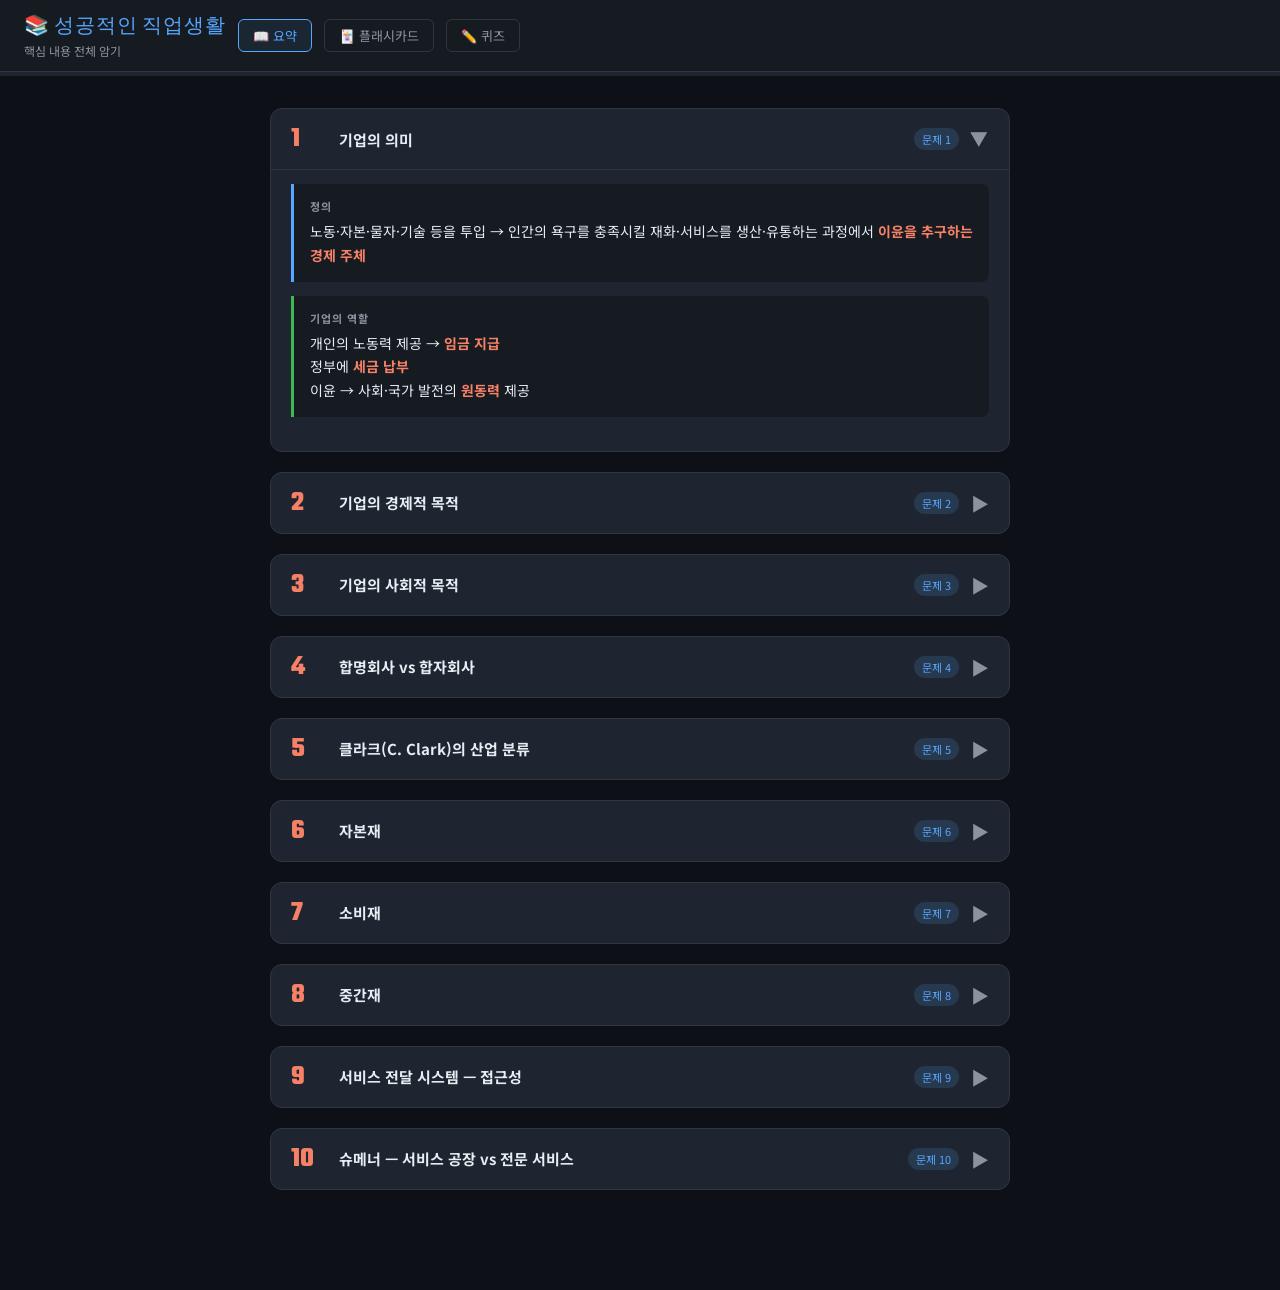
<file: tngod/index.html>
<!DOCTYPE html>
<html lang="ko">
<head>
<meta charset="UTF-8">
<meta name="viewport" content="width=device-width, initial-scale=1.0">
<title>성공적인 직업생활 암기 📚</title>
<style>
  @import url('https://fonts.googleapis.com/css2?family=Noto+Sans+KR:wght@400;500;700;900&family=Teko:wght@500;700&display=swap');
  :root {
    --bg:#0d1117;--surface:#161b22;--card:#1e2530;--border:#30363d;
    --accent:#58a6ff;--accent2:#f78166;--accent3:#3fb950;--accent4:#d2a8ff;
    --text:#e6edf3;--muted:#8b949e;
    --correct:#1a4731;--wrong:#4a1a1a;--correct-border:#3fb950;--wrong-border:#f85149;
  }
  *{box-sizing:border-box;margin:0;padding:0;}
  body{background:var(--bg);color:var(--text);font-family:'Noto Sans KR',sans-serif;min-height:100vh;}

  nav{background:var(--surface);border-bottom:1px solid var(--border);padding:12px 24px;display:flex;align-items:center;gap:12px;position:sticky;top:0;z-index:100;flex-wrap:wrap;}
  .nav-title{font-family:'Teko',sans-serif;font-size:20px;color:var(--accent);letter-spacing:1px;margin-right:auto;}
  .nav-sub{font-size:12px;color:var(--muted);}
  .nav-btn{background:none;border:1px solid var(--border);color:var(--muted);padding:6px 14px;border-radius:6px;cursor:pointer;font-family:'Noto Sans KR',sans-serif;font-size:13px;transition:all 0.2s;}
  .nav-btn.active,.nav-btn:hover{border-color:var(--accent);color:var(--accent);background:rgba(88,166,255,0.08);}

  .progress-bar-wrap{width:100%;background:var(--card);height:4px;position:sticky;top:53px;z-index:99;}
  .progress-bar-fill{height:100%;background:linear-gradient(90deg,var(--accent),var(--accent4));transition:width 0.4s ease;}

  .section{display:none;max-width:780px;margin:0 auto;padding:32px 20px 80px;}
  .section.active{display:block;}

  /* 요약 */
  .topic{background:var(--card);border:1px solid var(--border);border-radius:12px;margin-bottom:20px;overflow:hidden;}
  .topic-header{padding:16px 20px;display:flex;align-items:center;gap:12px;cursor:pointer;user-select:none;transition:background 0.15s;}
  .topic-header:hover{background:rgba(255,255,255,0.03);}
  .topic-num{font-family:'Teko',sans-serif;font-size:28px;font-weight:700;color:var(--accent2);min-width:36px;line-height:1;}
  .topic-title{font-size:15px;font-weight:700;flex:1;line-height:1.4;}
  .topic-tag{font-size:11px;padding:3px 8px;border-radius:20px;background:rgba(88,166,255,0.15);color:var(--accent);white-space:nowrap;}
  .chevron{color:var(--muted);font-size:18px;transition:transform 0.25s;}
  .topic.open .chevron{transform:rotate(90deg);}
  .topic-body{display:none;padding:0 20px 20px;border-top:1px solid var(--border);animation:fadeIn 0.2s ease;}
  .topic.open .topic-body{display:block;}
  @keyframes fadeIn{from{opacity:0;transform:translateY(-4px)}to{opacity:1;transform:none}}

  .keyword-box{background:var(--surface);border-left:3px solid var(--accent);border-radius:0 8px 8px 0;padding:14px 16px;margin:14px 0;}
  .keyword-box.green{border-color:var(--accent3);}
  .keyword-box.purple{border-color:var(--accent4);}
  .keyword-box.red{border-color:var(--accent2);}
  .kw-label{font-size:11px;font-weight:700;text-transform:uppercase;letter-spacing:1px;color:var(--muted);margin-bottom:6px;}
  .kw-content{font-size:14px;line-height:1.7;color:var(--text);}
  .kw-content strong{color:var(--accent2);}

  .compare-grid{display:grid;grid-template-columns:1fr 1fr;gap:12px;margin:14px 0;}
  .compare-card{background:var(--surface);border-radius:8px;padding:14px;border:1px solid var(--border);}
  .compare-card h4{font-size:13px;font-weight:700;margin-bottom:8px;}
  .compare-card.blue h4{color:var(--accent);}
  .compare-card.orange h4{color:var(--accent2);}
  .compare-card p,.compare-card li{font-size:13px;color:#cdd9e5;line-height:1.8;}
  .compare-card ul{padding-left:16px;}

  .tag-list{display:flex;flex-wrap:wrap;gap:8px;margin-top:10px;}
  .tag{background:rgba(63,185,80,0.12);color:var(--accent3);border:1px solid rgba(63,185,80,0.3);padding:4px 10px;border-radius:20px;font-size:12px;}
  .tag.blue{background:rgba(88,166,255,0.1);color:var(--accent);border-color:rgba(88,166,255,0.3);}
  .tag.purple{background:rgba(210,168,255,0.1);color:var(--accent4);border-color:rgba(210,168,255,0.3);}

  /* 플래시카드 */
  .flash-status{display:flex;justify-content:space-between;font-size:13px;color:var(--muted);margin-bottom:20px;align-items:center;}
  .flash-card-scene{width:100%;min-height:280px;perspective:1000px;margin-bottom:16px;}
  .flash-card-inner{width:100%;height:100%;min-height:280px;position:relative;transform-style:preserve-3d;transition:transform 0.5s cubic-bezier(0.4,0,0.2,1);}
  .flash-card-scene.flipped .flash-card-inner{transform:rotateY(180deg);}
  .flash-front,.flash-back{position:absolute;inset:0;backface-visibility:hidden;-webkit-backface-visibility:hidden;border-radius:14px;display:flex;flex-direction:column;justify-content:center;align-items:center;padding:28px;text-align:center;min-height:280px;}
  .flash-front{background:var(--card);border:1px solid var(--border);}
  .flash-back{background:linear-gradient(135deg,rgba(88,166,255,0.12),rgba(210,168,255,0.12));border:1px solid var(--accent4);transform:rotateY(180deg);}
  .flash-hint{font-size:11px;color:var(--muted);margin-bottom:16px;letter-spacing:1px;text-transform:uppercase;}
  .flash-q{font-size:18px;font-weight:700;line-height:1.5;}
  .flash-a{font-size:14px;line-height:1.8;color:#cdd9e5;}
  .flash-a strong{color:var(--accent2);}

  .flip-btn{width:100%;padding:14px;border-radius:10px;border:1px solid var(--accent);background:rgba(88,166,255,0.08);color:var(--accent);font-size:14px;font-weight:700;cursor:pointer;font-family:'Noto Sans KR',sans-serif;transition:all 0.15s;margin-bottom:10px;}
  .flip-btn:hover{background:rgba(88,166,255,0.18);}

  .flash-controls{display:flex;gap:10px;margin-bottom:10px;}
  .flash-btn{flex:1;padding:12px;border-radius:10px;border:1px solid var(--border);background:var(--surface);color:var(--text);font-size:14px;font-weight:700;cursor:pointer;font-family:'Noto Sans KR',sans-serif;transition:all 0.15s;}
  .flash-btn:hover{border-color:var(--accent);color:var(--accent);}
  .flash-btn.knew{border-color:var(--accent3);color:var(--accent3);}
  .flash-btn.knew:hover{background:rgba(63,185,80,0.1);}
  .flash-btn.unknown{border-color:var(--accent2);color:var(--accent2);}
  .flash-btn.unknown:hover{background:rgba(247,129,102,0.1);}

  .dot-row{display:flex;gap:6px;flex-wrap:wrap;margin-top:4px;}
  .dot{width:8px;height:8px;border-radius:50%;background:var(--border);transition:background 0.3s;}
  .dot.done{background:var(--accent3);}
  .dot.current{background:var(--accent);}

  /* 퀴즈 */
  .quiz-status{display:flex;justify-content:space-between;align-items:center;margin-bottom:24px;font-size:13px;color:var(--muted);}
  .quiz-num-badge{background:var(--accent);color:#0d1117;font-weight:700;padding:4px 10px;border-radius:20px;font-size:12px;}
  .quiz-card{background:var(--card);border:1px solid var(--border);border-radius:14px;padding:28px 24px;margin-bottom:16px;}
  .quiz-q-label{font-size:11px;font-weight:700;letter-spacing:2px;color:var(--accent2);margin-bottom:12px;}
  .quiz-question{font-size:16px;font-weight:700;line-height:1.6;margin-bottom:24px;}
  .quiz-options{display:flex;flex-direction:column;gap:10px;}
  .quiz-option{background:var(--surface);border:1px solid var(--border);border-radius:10px;padding:14px 18px;cursor:pointer;font-size:14px;line-height:1.5;transition:all 0.15s;text-align:left;color:var(--text);font-family:'Noto Sans KR',sans-serif;}
  .quiz-option:hover:not(:disabled){border-color:var(--accent);background:rgba(88,166,255,0.08);}
  .quiz-option.correct{background:var(--correct);border-color:var(--correct-border);color:#7ee787;}
  .quiz-option.wrong{background:var(--wrong);border-color:var(--wrong-border);color:#ff7b72;}
  .quiz-option:disabled{cursor:default;}
  .quiz-explain{background:var(--surface);border:1px solid var(--border);border-radius:10px;padding:16px 18px;margin-top:12px;font-size:13px;line-height:1.7;color:#cdd9e5;display:none;}
  .quiz-explain.visible{display:block;animation:fadeIn 0.2s ease;}
  .quiz-explain .explain-label{font-weight:700;color:var(--accent4);margin-bottom:6px;}
  .quiz-next-btn{background:var(--accent);color:#0d1117;border:none;padding:14px 28px;border-radius:10px;font-size:15px;font-weight:700;cursor:pointer;width:100%;font-family:'Noto Sans KR',sans-serif;margin-top:4px;transition:opacity 0.2s;display:none;}
  .quiz-next-btn:hover{opacity:0.85;}
  .quiz-next-btn.visible{display:block;}

  .result-box{background:var(--card);border:1px solid var(--border);border-radius:14px;padding:40px 24px;text-align:center;display:none;}
  .result-box.visible{display:block;animation:fadeIn 0.3s ease;}
  .result-score{font-family:'Teko',sans-serif;font-size:80px;font-weight:700;line-height:1;background:linear-gradient(135deg,var(--accent),var(--accent4));-webkit-background-clip:text;-webkit-text-fill-color:transparent;background-clip:text;}
  .result-label{font-size:14px;color:var(--muted);margin:8px 0 28px;}
  .result-msg{font-size:18px;font-weight:700;margin-bottom:20px;}
  .retry-btn{background:none;border:1px solid var(--accent);color:var(--accent);padding:12px 32px;border-radius:10px;font-size:14px;font-weight:700;cursor:pointer;font-family:'Noto Sans KR',sans-serif;transition:all 0.2s;}
  .retry-btn:hover{background:rgba(88,166,255,0.1);}

  @media(max-width:480px){.compare-grid{grid-template-columns:1fr;}.quiz-question{font-size:15px;}.flash-q{font-size:16px;}}
</style>
</head>
<body>

<nav>
  <div>
    <div class="nav-title">📚 성공적인 직업생활</div>
    <div class="nav-sub">핵심 내용 전체 암기</div>
  </div>
  <button type="button" class="nav-btn active" onclick="switchMode('summary',this)">📖 요약</button>
  <button type="button" class="nav-btn" onclick="switchMode('flash',this)">🃏 플래시카드</button>
  <button type="button" class="nav-btn" onclick="switchMode('quiz',this)">✏️ 퀴즈</button>
</nav>
<div class="progress-bar-wrap"><div class="progress-bar-fill" id="progressBar" style="width:0%"></div></div>

<!-- ===== 요약 ===== -->
<div class="section active" id="section-summary">

  <div class="topic open">
    <div class="topic-header" onclick="toggleTopic(this)">
      <span class="topic-num">1</span>
      <span class="topic-title">기업의 의미</span>
      <span class="topic-tag">문제 1</span>
      <span class="chevron">▶</span>
    </div>
    <div class="topic-body">
      <div class="keyword-box">
        <div class="kw-label">정의</div>
        <div class="kw-content">노동·자본·물자·기술 등을 투입 → 인간의 욕구를 충족시킬 재화·서비스를 생산·유통하는 과정에서 <strong>이윤을 추구하는 경제 주체</strong></div>
      </div>
      <div class="keyword-box green">
        <div class="kw-label">기업의 역할</div>
        <div class="kw-content">
          개인의 노동력 제공 → <strong>임금 지급</strong><br>
          정부에 <strong>세금 납부</strong><br>
          이윤 → 사회·국가 발전의 <strong>원동력</strong> 제공
        </div>
      </div>
    </div>
  </div>

  <div class="topic">
    <div class="topic-header" onclick="toggleTopic(this)">
      <span class="topic-num">2</span>
      <span class="topic-title">기업의 경제적 목적</span>
      <span class="topic-tag">문제 2</span>
      <span class="chevron">▶</span>
    </div>
    <div class="topic-body">
      <div class="keyword-box">
        <div class="kw-label">핵심</div>
        <div class="kw-content">재화와 노동력의 <strong>비용을 최소</strong>로 하여 투입에서 산출까지 전 과정을 경제적으로 경영 → <strong>이윤의 극대화</strong> 추구</div>
      </div>
    </div>
  </div>

  <div class="topic">
    <div class="topic-header" onclick="toggleTopic(this)">
      <span class="topic-num">3</span>
      <span class="topic-title">기업의 사회적 목적</span>
      <span class="topic-tag">문제 3</span>
      <span class="chevron">▶</span>
    </div>
    <div class="topic-body">
      <div class="keyword-box purple">
        <div class="kw-label">핵심</div>
        <div class="kw-content">사회의 기대를 충족하고 <strong>기업 윤리를 준수</strong>하며 <strong>사회적 책임</strong>을 다함</div>
      </div>
      <div class="keyword-box green">
        <div class="kw-label">사회 환원 방법</div>
        <div class="kw-content">이윤의 일부 → <strong>환경보호 활동</strong>, <strong>문화·예술 활동</strong>, <strong>자원봉사 활동</strong>으로 사회에 환원 → 기업과 사회 모두 발전</div>
      </div>
    </div>
  </div>

  <div class="topic">
    <div class="topic-header" onclick="toggleTopic(this)">
      <span class="topic-num">4</span>
      <span class="topic-title">합명회사 vs 합자회사</span>
      <span class="topic-tag">문제 4</span>
      <span class="chevron">▶</span>
    </div>
    <div class="topic-body">
      <div class="compare-grid">
        <div class="compare-card blue">
          <h4>합명회사</h4>
          <ul>
            <li>가족 공동체·혈연관계 기반</li>
            <li>2인 이상 공동 출자</li>
            <li>전원 <strong>무한연대책임사원</strong></li>
            <li>회사 망하면 공동창업자 전원이 부채를 나눠 책임</li>
          </ul>
        </div>
        <div class="compare-card orange">
          <h4>합자회사</h4>
          <ul>
            <li>합명회사보다 <strong>자본 조달 용이</strong></li>
            <li><strong>무한책임사원</strong>: 업무집행 + 부채 책임</li>
            <li><strong>유한책임사원</strong>: 출자만, 부채 책임 없음</li>
            <li>회사 망해도 투자 금액만 손실, 추가 부채 책임 없음</li>
          </ul>
        </div>
      </div>
      <div class="keyword-box red">
        <div class="kw-label">핵심 차이</div>
        <div class="kw-content">합명 = <strong>전원 무한책임</strong> / 합자 = <strong>무한책임 + 유한책임 사원 공존</strong></div>
      </div>
    </div>
  </div>

  <div class="topic">
    <div class="topic-header" onclick="toggleTopic(this)">
      <span class="topic-num">5</span>
      <span class="topic-title">클라크(C. Clark)의 산업 분류</span>
      <span class="topic-tag">문제 5</span>
      <span class="chevron">▶</span>
    </div>
    <div class="topic-body">
      <div class="keyword-box">
        <div class="kw-label">분류 기준</div>
        <div class="kw-content">1차 산업에서 생산된 원료를 가공하여 새로운 제품을 생산하는 산업을 <strong>2차 산업</strong>으로 분류함</div>
      </div>
      <div class="keyword-box">
        <div class="kw-label">1차 산업 — 자연에서 직접 채취·생산</div>
        <div class="tag-list"><span class="tag">농업</span><span class="tag">목축업</span><span class="tag">수산업</span><span class="tag">임업</span><span class="tag">수렵업</span></div>
      </div>
      <div class="keyword-box green">
        <div class="kw-label">2차 산업 — 1차 원료를 가공하여 새 제품 생산</div>
        <div class="tag-list"><span class="tag blue">제조업</span><span class="tag blue">건설업</span><span class="tag blue">가스·전기 공급업</span><span class="tag blue">광업</span></div>
      </div>
      <div class="keyword-box purple">
        <div class="kw-label">3차 산업 — 비물질적 생산 담당 서비스업</div>
        <div class="tag-list"><span class="tag purple">상업</span><span class="tag purple">금융업</span><span class="tag purple">보험업</span><span class="tag purple">운수업</span><span class="tag purple">통신업</span><span class="tag purple">관광업</span><span class="tag purple">선전업</span><span class="tag purple">공무</span></div>
      </div>
    </div>
  </div>

  <div class="topic">
    <div class="topic-header" onclick="toggleTopic(this)">
      <span class="topic-num">6</span>
      <span class="topic-title">자본재</span>
      <span class="topic-tag">문제 6</span>
      <span class="chevron">▶</span>
    </div>
    <div class="topic-body">
      <div class="keyword-box">
        <div class="kw-label">정의</div>
        <div class="kw-content"><strong>소비재를 생산하기 위한 생산 수단</strong>이며, 다른 상품이나 서비스를 생산하기 위해 사용되는 기계, 설비, 공장 건물 등의 생산 수단</div>
      </div>
      <div class="tag-list"><span class="tag blue">기계</span><span class="tag blue">설비</span><span class="tag blue">공장 건물</span></div>
    </div>
  </div>

  <div class="topic">
    <div class="topic-header" onclick="toggleTopic(this)">
      <span class="topic-num">7</span>
      <span class="topic-title">소비재</span>
      <span class="topic-tag">문제 7</span>
      <span class="chevron">▶</span>
    </div>
    <div class="topic-body">
      <div class="keyword-box green">
        <div class="kw-label">정의</div>
        <div class="kw-content">사람이 <strong>일상생활에서 직접 소비</strong>하는 재화</div>
      </div>
      <div class="tag-list"><span class="tag">음식</span><span class="tag">의류</span><span class="tag">가전제품</span></div>
    </div>
  </div>

  <div class="topic">
    <div class="topic-header" onclick="toggleTopic(this)">
      <span class="topic-num">8</span>
      <span class="topic-title">중간재</span>
      <span class="topic-tag">문제 8</span>
      <span class="chevron">▶</span>
    </div>
    <div class="topic-body">
      <div class="keyword-box purple">
        <div class="kw-label">정의</div>
        <div class="kw-content">생산 과정에 쓰이는 <strong>원료나 부속품</strong>과 같이 중간 과정에 소요되는 재화</div>
      </div>
      <div class="tag-list"><span class="tag purple">철강 (자동차 제조용)</span><span class="tag purple">반도체 (전자제품용)</span></div>
    </div>
  </div>

  <div class="topic">
    <div class="topic-header" onclick="toggleTopic(this)">
      <span class="topic-num">9</span>
      <span class="topic-title">서비스 전달 시스템 — 접근성</span>
      <span class="topic-tag">문제 9</span>
      <span class="chevron">▶</span>
    </div>
    <div class="topic-body">
      <div class="keyword-box">
        <div class="kw-label">정의</div>
        <div class="kw-content">서비스를 구매하는 과정에서 고객이 <strong>얼마나 쉽게 서비스를 제공받을 수 있는 환경</strong>인가에 관한 것</div>
      </div>
      <div class="keyword-box green">
        <div class="kw-label">① 종업원 관련</div>
        <div class="kw-content">종업원의 <strong>수</strong>, 종업원의 <strong>숙련도</strong>, 종업원의 <strong>서비스 자세</strong></div>
      </div>
      <div class="keyword-box purple">
        <div class="kw-label">② 시간·속도 관련</div>
        <div class="kw-content"><strong>영업시간</strong> 및 <strong>업무처리 속도</strong>와 <strong>접근의 편리성</strong>, 시설 이용의 편리함</div>
      </div>
      <div class="keyword-box red">
        <div class="kw-label">③ 환경·시설 관련</div>
        <div class="kw-content">소비자의 접근 편의를 위한 <strong>실내 인테리어</strong>, <strong>이용설비</strong>, <strong>사용하는 도구</strong></div>
      </div>
    </div>
  </div>

  <div class="topic">
    <div class="topic-header" onclick="toggleTopic(this)">
      <span class="topic-num">10</span>
      <span class="topic-title">슈메너 — 서비스 공장 vs 전문 서비스</span>
      <span class="topic-tag">문제 10</span>
      <span class="chevron">▶</span>
    </div>
    <div class="topic-body">
      <div class="compare-grid">
        <div class="compare-card blue">
          <h4>🏭 서비스 공장</h4>
          <ul>
            <li><strong>설비 중심</strong> (노동 낮음)</li>
            <li><strong>규격화</strong> (상호작용 낮음)</li>
            <li>비싼 장비로 모든 고객에게 동일 서비스 대량 제공</li>
            <li>예) KTX, 비행기, 놀이공원, 자동세차장</li>
          </ul>
        </div>
        <div class="compare-card orange">
          <h4>👨‍💼 전문 서비스</h4>
          <ul>
            <li><strong>사람 중심</strong> (노동 높음)</li>
            <li><strong>철저한 맞춤형</strong> (상호작용 높음)</li>
            <li>전문 지식·시간 투입, 고객 1인만을 위한 서비스</li>
            <li>예) 변호사, 1:1 과외, 세무사, 맞춤형 인테리어</li>
          </ul>
        </div>
      </div>
      <div class="keyword-box red">
        <div class="kw-label">핵심 비교</div>
        <div class="kw-content">서비스 공장 = <strong>설비↑ 규격화(양)</strong> / 전문 서비스 = <strong>사람↑ 맞춤형(질)</strong></div>
      </div>
    </div>
  </div>

</div>

<!-- ===== 플래시카드 ===== -->
<div class="section" id="section-flash">
  <div class="flash-status">
    <span id="flashCounter">1 / 20</span>
    <div class="dot-row" id="dotRow"></div>
  </div>
  <div class="flash-card-scene" id="flashScene">
    <div class="flash-card-inner" id="flashInner">
      <div class="flash-front">
        <div class="flash-hint">아래 버튼으로 뒤집기 ▼</div>
        <div class="flash-q" id="flashQ"></div>
      </div>
      <div class="flash-back">
        <div class="flash-hint">정답 ✓</div>
        <div class="flash-a" id="flashA"></div>
      </div>
    </div>
  </div>
  <button type="button" class="flip-btn" onclick="flipCard()">🔄 카드 뒤집기</button>
  <div class="flash-controls">
    <button type="button" class="flash-btn unknown" onclick="markCard(false)">❌ 모름</button>
    <button type="button" class="flash-btn knew" onclick="markCard(true)">✅ 알았음</button>
  </div>
  <div class="flash-controls">
    <button type="button" class="flash-btn" onclick="prevCard()">◀ 이전</button>
    <button type="button" class="flash-btn" onclick="nextCardOnly()">다음 ▶</button>
  </div>
  <div style="margin-top:16px;font-size:13px;color:var(--muted);text-align:center;" id="flashProgress">알고 있음: 0개</div>
</div>

<!-- ===== 퀴즈 ===== -->
<div class="section" id="section-quiz">
  <div class="quiz-status">
    <span id="quizCounterLabel">문제 <span id="quizNum">1</span> / <span id="quizTotal">20</span></span>
    <span class="quiz-num-badge" id="quizScore">점수 0</span>
  </div>
  <div class="quiz-card" id="quizCard">
    <div class="quiz-q-label">Q.</div>
    <div class="quiz-question" id="quizQuestion"></div>
    <div class="quiz-options" id="quizOptions"></div>
    <div class="quiz-explain" id="quizExplain">
      <div class="explain-label">💡 해설</div>
      <div id="quizExplainText"></div>
    </div>
  </div>
  <button type="button" class="quiz-next-btn" id="quizNextBtn" onclick="nextQuestion()">다음 문제 →</button>
  <div class="result-box" id="resultBox">
    <div class="result-score" id="resultScore"></div>
    <div class="result-label" id="resultLabel"></div>
    <div class="result-msg" id="resultMsg"></div>
    <button type="button" class="retry-btn" onclick="startQuiz()">🔄 다시 풀기</button>
  </div>
</div>

<script>
// ===== 토픽 토글 =====
function toggleTopic(header){
  header.parentElement.classList.toggle('open');
}

// ===== 모드 전환 =====
function switchMode(mode, btn){
  document.querySelectorAll('.section').forEach(s=>s.classList.remove('active'));
  document.querySelectorAll('.nav-btn').forEach(b=>b.classList.remove('active'));
  document.getElementById('section-'+mode).classList.add('active');
  btn.classList.add('active');
  updateProgress(0,1);
  if(mode==='flash') initFlash();
  if(mode==='quiz') startQuiz();
}

// ===== 플래시카드 데이터 (20장) =====
const flashCards = [
  {q:'기업이란? (정의)',a:'노동·자본·물자·기술을 투입 → 재화·서비스를 생산·유통하는 과정에서 <strong>이윤을 추구하는 경제 주체</strong>'},
  {q:'기업이 개인과 정부에 각각 하는 것은?',a:'개인의 노동력 대가로 <strong>임금 지급</strong>, 정부에 <strong>세금 납부</strong>'},
  {q:'기업의 이윤이 갖는 의미는?',a:'사회와 국가 발전의 <strong>원동력</strong> 제공'},
  {q:'기업의 경제적 목적은?',a:'재화·노동력의 <strong>비용 최소화</strong> → 전 과정 경제적 경영 → <strong>이윤 극대화</strong>'},
  {q:'기업의 사회적 목적은?',a:'사회의 기대 충족, <strong>기업 윤리 준수</strong>, 사회적 책임 이행. 이윤 일부를 <strong>환경보호·문화예술·자원봉사</strong>로 사회 환원'},
  {q:'합명회사란?',a:'가족·혈연 기반, 2인 이상 공동 출자, <strong>전원 무한연대책임사원</strong> 구성. 망하면 공동창업자 전원이 부채 분담'},
  {q:'합자회사란?',a:'합명회사보다 자본 조달 용이. <strong>무한책임사원</strong>(경영+부채)과 <strong>유한책임사원</strong>(출자만, 부채 책임 없음)으로 구성'},
  {q:'합명 vs 합자 — 핵심 차이는?',a:'합명 = <strong>전원 무한책임</strong> / 합자 = <strong>무한책임 + 유한책임 사원 공존</strong>'},
  {q:'클라크 산업 분류 — 1차 산업이란? 예시 포함.',a:'자연에서 직접 채취·생산. 예) <strong>농업, 목축업, 수산업, 임업, 수렵업</strong>'},
  {q:'클라크 산업 분류 — 2차 산업이란? 예시 포함.',a:'1차 산업 원료를 <strong>가공</strong>해 새 제품 생산. 예) <strong>제조업, 건설업, 광업, 가스·전기 공급업</strong>'},
  {q:'클라크 산업 분류 — 3차 산업이란? 예시 포함.',a:'<strong>비물질적 생산</strong> 담당 서비스업. 예) <strong>상업, 금융업, 보험업, 운수업, 통신업, 관광업, 선전업, 공무</strong>'},
  {q:'자본재란?',a:'<strong>소비재를 생산하기 위한 생산 수단</strong>. 다른 상품·서비스 생산에 사용되는 <strong>기계, 설비, 공장 건물</strong>'},
  {q:'소비재란?',a:'사람이 <strong>일상생활에서 직접 소비</strong>하는 재화'},
  {q:'중간재란?',a:'생산 과정에 쓰이는 <strong>원료나 부속품</strong>과 같이 중간 과정에 소요되는 재화. 예) 철강(자동차용), 반도체(전자제품용)'},
  {q:'서비스 전달 시스템에서 접근성이란?',a:'서비스 구매 과정에서 고객이 <strong>얼마나 쉽게 서비스를 제공받을 수 있는 환경</strong>인가'},
  {q:'접근성의 3가지 요소는?',a:'① <strong>종업원</strong>(수·숙련도·서비스 자세) ② <strong>시간·속도</strong>(영업시간·업무처리 속도·접근 편리성) ③ <strong>환경·시설</strong>(실내 인테리어·이용설비·사용 도구)'},
  {q:'슈메너 서비스 프로세스 매트릭스란?',a:'노동 집약도 × 상호작용·맞춤화 정도의 2축으로 서비스를 <strong>서비스 공장/서비스 샵/대중서비스/전문서비스</strong>로 분류'},
  {q:'서비스 공장의 특징과 예시는?',a:'<strong>설비 중심(노동↓) + 규격화(상호작용↓)</strong> → 모든 고객에게 동일 서비스 대량 제공. 예) <strong>KTX, 비행기, 놀이공원, 자동세차장</strong>'},
  {q:'전문 서비스의 특징과 예시는?',a:'<strong>사람 중심(노동↑) + 맞춤형(상호작용↑)</strong> → 고객 1인만을 위한 서비스. 예) <strong>변호사, 1:1 과외, 세무사, 맞춤형 인테리어 건축가</strong>'},
  {q:'서비스 공장 vs 전문 서비스 — 핵심 비교',a:'서비스 공장 = <strong>설비↑ 규격화(양)</strong> / 전문 서비스 = <strong>사람↑ 맞춤형(질)</strong>'},
];

let flashIdx=0, knewSet=new Set();

function initFlash(){
  flashIdx=0; knewSet.clear();
  buildDots(); showFlashCard();
}
function buildDots(){
  const row=document.getElementById('dotRow');
  row.innerHTML='';
  flashCards.forEach((_,i)=>{
    const d=document.createElement('div');
    d.className='dot'; d.id='dot-'+i;
    row.appendChild(d);
  });
}
function showFlashCard(){
  const card=flashCards[flashIdx];
  document.getElementById('flashQ').innerHTML=card.q;
  document.getElementById('flashA').innerHTML=card.a;
  document.getElementById('flashCounter').textContent=`${flashIdx+1} / ${flashCards.length}`;
  document.getElementById('flashScene').classList.remove('flipped');
  flashCards.forEach((_,i)=>{
    const d=document.getElementById('dot-'+i);
    if(d) d.className='dot'+(knewSet.has(i)?' done':'')+(i===flashIdx?' current':'');
  });
  document.getElementById('flashProgress').textContent=`알고 있음: ${knewSet.size}개 / ${flashCards.length}개`;
  updateProgress(flashIdx, flashCards.length);
}
function flipCard(){
  document.getElementById('flashScene').classList.toggle('flipped');
}
function markCard(knew){
  if(knew) knewSet.add(flashIdx);
  else knewSet.delete(flashIdx);
  flashIdx=(flashIdx+1)%flashCards.length;
  showFlashCard();
}
function prevCard(){
  flashIdx=(flashIdx-1+flashCards.length)%flashCards.length;
  showFlashCard();
}
function nextCardOnly(){
  flashIdx=(flashIdx+1)%flashCards.length;
  showFlashCard();
}

// ===== 퀴즈 데이터 (20문제) =====
// 각 문제의 opts 배열은 고정 순서로 저장, ans는 해당 인덱스를 가리킴
// 화면에 섞어서 보여줄 때는 data-orig-idx 속성으로 원본 인덱스를 추적
const quizBank=[
  {q:'기업의 정의로 옳은 것은?',
   opts:['이윤을 추구하지 않는 비영리 조직','노동·자본·물자·기술을 투입해 재화·서비스를 생산·유통하며 이윤을 추구하는 경제 주체','정부의 지시에 따라 재화를 배급하는 기관','사회 봉사만을 목적으로 하는 단체'],
   ans:1,explain:'기업은 노동·자본·물자·기술을 투입하여 인간의 욕구를 충족시킬 재화·서비스를 생산·유통하는 과정에서 이윤을 추구하는 경제 주체입니다.'},
  {q:'기업이 개인의 노동력 제공에 대해 지급하는 것은?',
   opts:['세금','배당금','임금','보조금'],
   ans:2,explain:'기업은 개인의 노동력을 제공받고 그 대가로 임금을 지급합니다.'},
  {q:'기업의 경제적 목적은?',
   opts:['사회 환원','환경 보호','이윤 극대화','기업 윤리 준수'],
   ans:2,explain:'경제적 목적은 비용 최소화를 통한 전 과정 경제적 경영으로 이윤 극대화를 추구하는 것입니다.'},
  {q:'기업의 사회적 목적에 해당하지 않는 것은?',
   opts:['기업 윤리 준수','환경보호 활동','이윤 극대화','자원봉사 활동'],
   ans:2,explain:'이윤 극대화는 경제적 목적입니다. 사회적 목적은 윤리 준수, 사회 환원, 사회적 책임 이행입니다.'},
  {q:'합명회사의 특징으로 옳은 것은?',
   opts:['유한책임사원만으로 구성','무한책임사원과 유한책임사원 공존','전원 무한연대책임사원으로 구성','주식을 발행하여 자본 조달'],
   ans:2,explain:'합명회사는 2인 이상의 무한연대책임사원으로만 구성됩니다.'},
  {q:'합자회사에서 출자만 하고 부채 책임을 지지 않는 사원은?',
   opts:['무한책임사원','유한책임사원','익명사원','특별사원'],
   ans:1,explain:'유한책임사원은 투자한 금액만 손실하며 추가 부채 책임이 없는 일종의 투자자입니다.'},
  {q:'합자회사가 합명회사보다 유리한 점은?',
   opts:['책임이 더 명확함','자본 조달이 더 용이함','의사결정이 빠름','세금이 적음'],
   ans:1,explain:'합자회사는 유한책임사원의 존재로 자본 조달이 합명회사보다 용이합니다.'},
  {q:'클라크 산업 분류 — 다음 중 1차 산업은?',
   opts:['제조업','건설업','수산업','금융업'],
   ans:2,explain:'1차 산업은 자연에서 직접 채취·생산하는 농업, 목축업, 수산업, 임업, 수렵업입니다.'},
  {q:'클라크 산업 분류 — 2차 산업의 정의는?',
   opts:['자연에서 직접 채취','1차 산업 원료를 가공해 새 제품 생산','비물질적 생산 서비스','금융·보험 등 무형 서비스'],
   ans:1,explain:'2차 산업은 1차 산업에서 생산된 원료를 가공하여 새로운 제품을 생산하는 산업입니다.'},
  {q:'다음 중 3차 산업에 해당하지 않는 것은?',
   opts:['금융업','관광업','광업','보험업'],
   ans:2,explain:'광업은 2차 산업입니다. 3차 산업은 상업, 금융업, 보험업, 운수업, 통신업, 관광업 등 서비스업입니다.'},
  {q:'자본재의 올바른 설명은?',
   opts:['사람이 일상에서 직접 소비하는 재화','생산 과정의 원료나 부속품','소비재를 생산하기 위한 기계·설비·공장 건물','비물질적 서비스'],
   ans:2,explain:'자본재는 소비재를 생산하기 위한 생산 수단으로 기계, 설비, 공장 건물 등이 해당됩니다.'},
  {q:'중간재의 예시로 옳은 것은?',
   opts:['공장 건물','밥(식품)','자동차 제조용 철강','세탁기'],
   ans:2,explain:'중간재는 생산 과정에 쓰이는 원료나 부속품입니다. 자동차 제조용 철강이 대표적입니다.'},
  {q:'자본재·소비재·중간재를 올바르게 연결한 것은?',
   opts:['기계=소비재, 밥=자본재, 철강=중간재','기계=자본재, 밥=소비재, 철강=중간재','기계=중간재, 밥=자본재, 철강=소비재','기계=자본재, 밥=중간재, 철강=소비재'],
   ans:1,explain:'자본재=기계(생산수단), 소비재=밥(직접소비), 중간재=철강(생산과정 원료)입니다.'},
  {q:'서비스 전달 시스템의 접근성 정의로 옳은 것은?',
   opts:['서비스 품질 자체의 우수성','고객이 얼마나 쉽게 서비스를 제공받을 수 있는 환경','서비스 가격의 적절성','종업원의 친절도만을 의미'],
   ans:1,explain:'접근성은 서비스를 구매하는 과정에서 고객이 얼마나 쉽게 서비스를 제공받을 수 있는 환경인가에 관한 것입니다.'},
  {q:'접근성 요소가 아닌 것은?',
   opts:['종업원의 숙련도','영업시간','제품의 원가','실내 인테리어'],
   ans:2,explain:'제품의 원가는 접근성 요소가 아닙니다. 접근성은 종업원(수·숙련도·자세), 시간·속도, 시설 편의성으로 구성됩니다.'},
  {q:'접근성의 종업원 관련 요소 3가지는?',
   opts:['임금·학력·경력','수·숙련도·서비스 자세','수·외모·나이','경력·자격증·학벌'],
   ans:1,explain:'접근성의 종업원 관련 요소는 종업원의 수, 숙련도, 서비스 자세입니다.'},
  {q:'슈메너 서비스 공장의 특징은?',
   opts:['노동 높음, 맞춤형','설비 중심, 규격화','사람 중심, 상호작용 높음','노동 높음, 상호작용 낮음'],
   ans:1,explain:'서비스 공장은 설비 중심(노동↓) + 규격화(상호작용↓)로 모든 고객에게 동일 서비스를 대량 제공합니다.'},
  {q:'다음 중 서비스 공장에 해당하는 것은?',
   opts:['1:1 과외','변호사 사무실','KTX','맞춤형 인테리어'],
   ans:2,explain:'KTX는 설비 중심의 규격화된 서비스를 대량 제공하는 서비스 공장에 해당합니다.'},
  {q:'전문 서비스에 해당하는 것은?',
   opts:['놀이공원','자동세차장','비행기','세무사'],
   ans:3,explain:'세무사는 전문 지식과 시간을 투입해 고객 개인만을 위한 맞춤형 서비스를 제공하는 전문 서비스입니다.'},
  {q:'슈메너 매트릭스에서 전문 서비스의 두 축 특성은?',
   opts:['설비 중심 + 규격화','노동 낮음 + 상호작용 낮음','사람 중심(노동 높음) + 맞춤형(상호작용 높음)','설비 중심 + 맞춤형'],
   ans:2,explain:'전문 서비스는 사람 중심(노동↑) + 철저한 맞춤형(상호작용↑)이 특징입니다.'},
];

let qIdx=0, score=0, answered=false, quizOrder=[];

function shuffle(arr){ return [...arr].sort(()=>Math.random()-0.5); }

function startQuiz(){
  quizOrder = shuffle(quizBank);
  qIdx=0; score=0; answered=false;
  document.getElementById('resultBox').classList.remove('visible');
  document.getElementById('quizCard').style.display='block';
  document.getElementById('quizCounterLabel').style.display='';
  document.getElementById('quizNextBtn').classList.remove('visible');
  document.getElementById('quizScore').textContent='점수 0';
  document.getElementById('quizTotal').textContent=quizOrder.length;
  updateProgress(0, quizOrder.length);
  showQuestion();
}

function showQuestion(){
  const q = quizOrder[qIdx];
  answered = false;
  document.getElementById('quizNum').textContent = qIdx+1;
  document.getElementById('quizQuestion').textContent = q.q;
  document.getElementById('quizExplain').classList.remove('visible');
  document.getElementById('quizNextBtn').classList.remove('visible');
  updateProgress(qIdx, quizOrder.length);

  // 선택지를 섞을 때 원본 인덱스를 함께 보존
  const shuffledOpts = shuffle(q.opts.map((text, origIdx) => ({ text, origIdx })));

  const optsEl = document.getElementById('quizOptions');
  optsEl.innerHTML = '';
  shuffledOpts.forEach(opt => {
    const btn = document.createElement('button');
    btn.type = 'button';
    btn.className = 'quiz-option';
    btn.textContent = opt.text;
    btn.dataset.origIdx = opt.origIdx;   // ← 원본 인덱스를 data 속성에 저장
    btn.onclick = () => selectAnswer(opt.origIdx, q.ans, q.explain);
    optsEl.appendChild(btn);
  });
}

function selectAnswer(chosen, correct, explain){
  if(answered) return;
  answered = true;

  // data-orig-idx 속성으로 정답/오답 판정 (텍스트 비교 대신)
  document.getElementById('quizOptions').querySelectorAll('.quiz-option').forEach(btn => {
    const origIdx = parseInt(btn.dataset.origIdx);
    btn.disabled = true;
    if(origIdx === correct)      btn.classList.add('correct');
    else if(origIdx === chosen)  btn.classList.add('wrong');
  });

  if(chosen === correct) score++;
  document.getElementById('quizScore').textContent = `점수 ${score}`;
  document.getElementById('quizExplainText').textContent = explain;
  document.getElementById('quizExplain').classList.add('visible');
  document.getElementById('quizNextBtn').classList.add('visible');
  document.getElementById('quizNextBtn').textContent =
    qIdx < quizOrder.length-1 ? '다음 문제 →' : '결과 보기 →';

  // 답 선택 즉시 진행바 업데이트
  updateProgress(qIdx+1, quizOrder.length);
}

function nextQuestion(){
  qIdx++;
  if(qIdx >= quizOrder.length) showResult();
  else showQuestion();
}

function showResult(){
  document.getElementById('quizCard').style.display='none';
  document.getElementById('quizCounterLabel').style.display='none';
  document.getElementById('quizNextBtn').classList.remove('visible');
  const box = document.getElementById('resultBox');
  box.classList.add('visible');
  document.getElementById('resultScore').textContent = score;
  document.getElementById('resultLabel').textContent = `/ ${quizOrder.length}문제`;
  const pct = score / quizOrder.length;
  const msg = pct===1 ? '🎉 완벽! 시험 준비 완료!'
            : pct>=0.8 ? '👍 거의 다 왔어요! 틀린 것만 복습!'
            : pct>=0.5 ? '📖 절반 이상! 조금 더 파이팅!'
            :            '💪 요약 탭 다시 보고 재도전!';
  document.getElementById('resultMsg').textContent = msg;
  updateProgress(quizOrder.length, quizOrder.length);
}

function updateProgress(curr, total){
  document.getElementById('progressBar').style.width = (curr/total*100) + '%';
}

// 페이지 로드 시 플래시카드 초기화
initFlash();
</script>
</body>
</html>
</file>
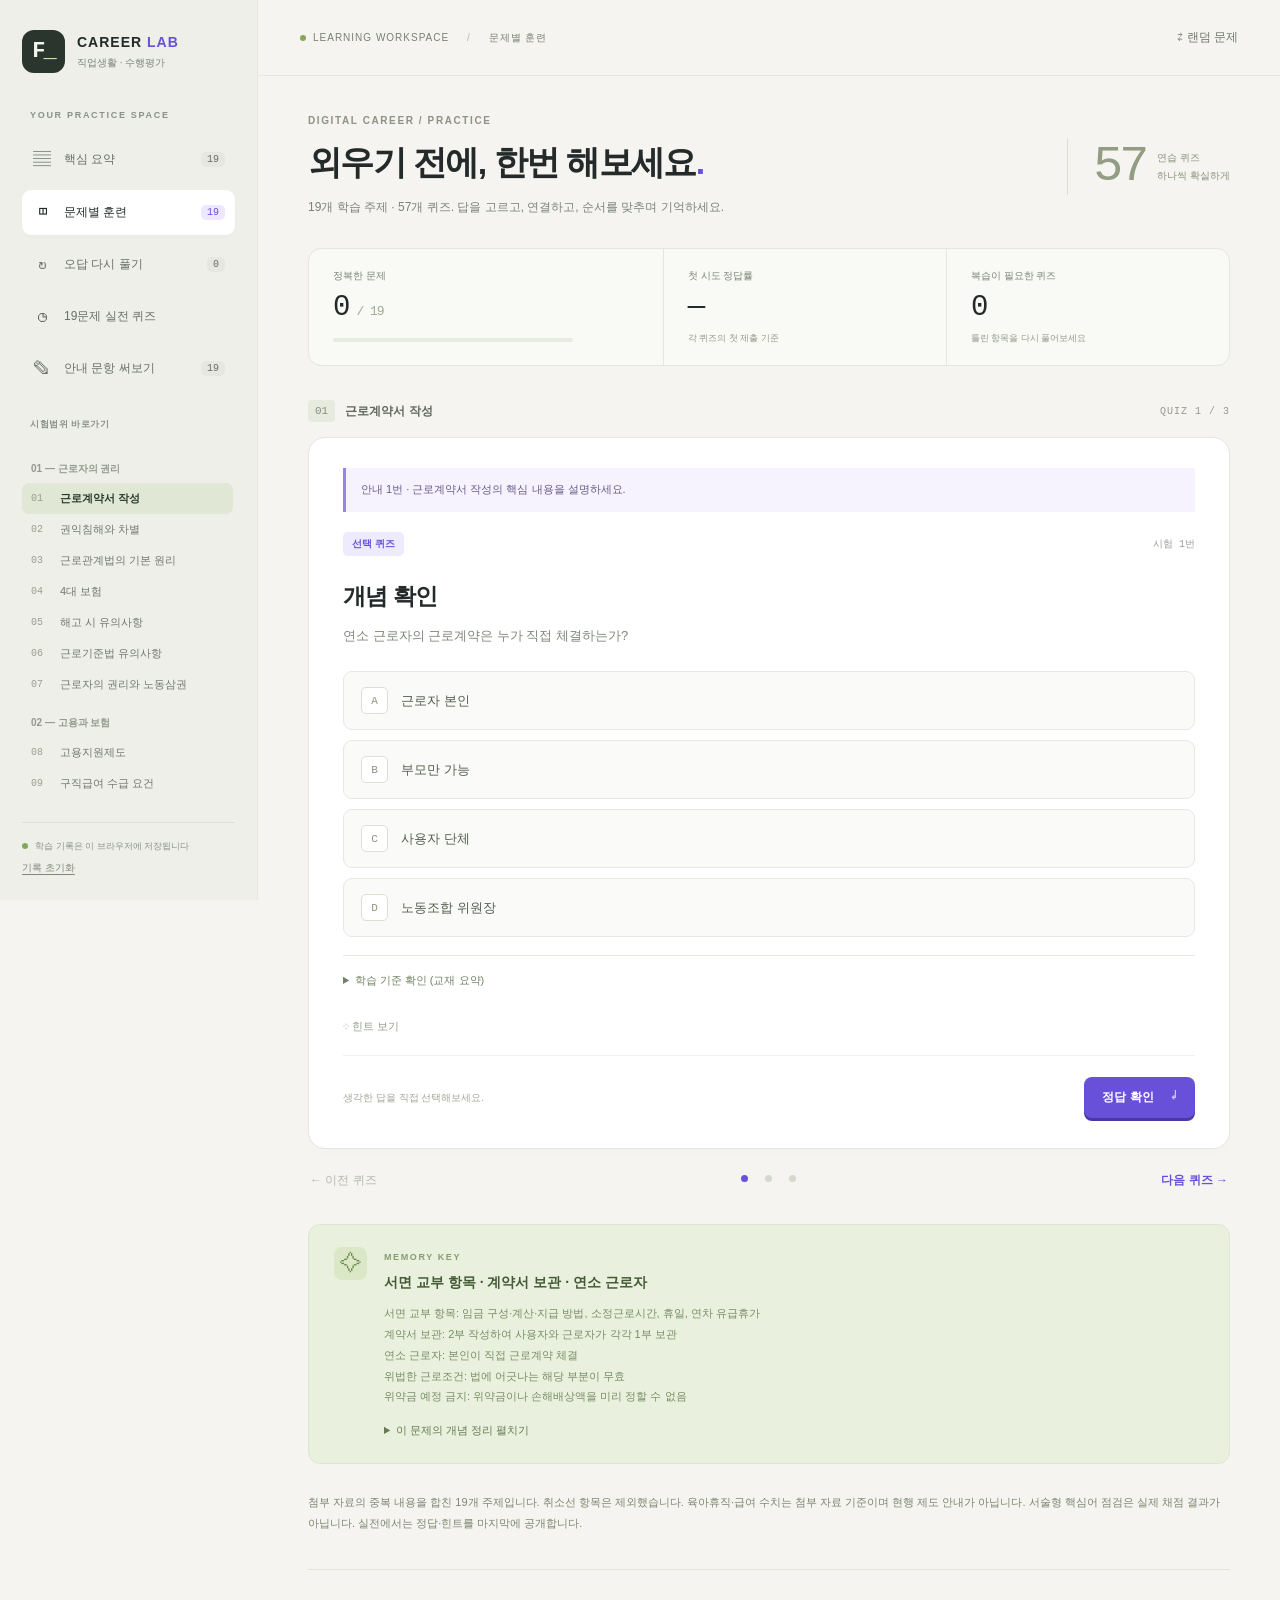
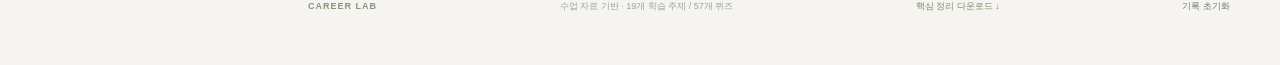
<file: standalone.html>
<!doctype html>
<html lang="ko">
<head>
  <meta charset="UTF-8"><meta name="viewport" content="width=device-width, initial-scale=1">
  <meta name="theme-color" content="#f5f4f0">
  <title>CAREER LAB · 수행평가 퀴즈 훈련</title>
  <meta name="description" content="직업생활 수행평가 19개 학습 주제, 57개 퀴즈를 선택·연결·순서·빈칸으로 연습하세요.">
  <style>:root{--bg:#f5f4f0;--paper:#fff;--ink:#232a29;--muted:#7b827d;--line:#e4e6df;--purple:#6851d8;--mint:#d7edb5;--green:#375e32;--red:#a43f48}*{box-sizing:border-box}body{margin:0;background:var(--bg);color:var(--ink);font-family:'Noto Sans KR',sans-serif;font-size:14px}button,input,select{font:inherit}button,a{-webkit-tap-highlight-color:transparent}button{cursor:pointer}button:disabled{cursor:default;opacity:.48}button:focus-visible,a:focus-visible,select:focus-visible,summary:focus-visible{outline:3px solid #9684ed;outline-offset:3px}button{transition:background .16s,transform .16s}a{color:inherit}button:hover:not(:disabled){filter:brightness(.97)}[hidden]{display:none!important}.sidebar{position:fixed;width:258px;height:100dvh;background:#eeefe8;border-right:1px solid var(--line);padding:30px 22px 18px;display:flex;flex-direction:column}.brand{text-decoration:none;display:flex;gap:12px;align-items:center;letter-spacing:1px;font-size:16px;font-weight:800}.brand b{color:var(--purple)}.brand small{display:block;font-size:10px;font-weight:500;color:var(--muted);letter-spacing:0;margin-top:6px}.logo{background:#29352d;color:#f4f5ef;font-family:'IBM Plex Mono',monospace;font-size:22px;letter-spacing:-2px;border-radius:12px;width:43px;height:43px;display:grid;place-content:center}.logo span{color:var(--mint)}.side-label{font-size:9px;letter-spacing:1.7px;color:#8a9189;font-weight:700;margin:37px 8px 15px}.mode-nav{display:grid;gap:7px}.mode{display:flex;gap:12px;align-items:center;border:0;border-radius:9px;padding:12px 10px;background:transparent;color:#687065;font-size:12px;text-align:left}.mode>span:first-child{font-size:18px;width:20px;text-align:center}.mode.active{background:white;color:var(--ink);box-shadow:0 2px 4px #00000005}.nav-count{margin-left:auto;background:#e5e7e0;border-radius:5px;padding:2px 6px;font-family:'IBM Plex Mono',monospace;font-size:10px}.mode.active .nav-count{background:#ede8ff;color:var(--purple)}.topic-label{margin-top:27px;letter-spacing:.5px}.lesson-nav{overflow-y:auto;flex:1;padding-right:2px;scrollbar-width:thin;scrollbar-color:#d0d5c8 transparent}.lesson-link{display:flex;gap:9px;width:100%;text-align:left;background:transparent;border:0;border-radius:7px;padding:8px 9px;font-size:11px;color:#71796e;align-items:center}.lesson-link .num{font:10px 'IBM Plex Mono',monospace;color:#98a08e;min-width:20px}.lesson-link.active{background:#e0e7d5;color:#293b2b;font-weight:700}.lesson-link.done .num{color:#457937}.lesson-link .dot{margin-left:auto;width:5px;height:5px;border-radius:100%;background:#6851d8;flex-shrink:0}.group-label{font-size:10px;font-weight:700;color:#939a8d;margin:16px 9px 7px}.side-bottom{font-size:9px;color:#8b9385;border-top:1px solid #dce0d5;padding-top:15px;line-height:1.8;margin-top:15px}.status-dot,.live-dot{display:inline-block;width:6px;height:6px;border-radius:100%;background:#82a85c;margin-right:7px}.side-bottom button{display:block;background:transparent;border:0;color:#818878;padding:5px 0;font-size:10px;text-decoration:underline;text-underline-offset:3px}.workspace{margin-left:258px}.topbar{display:flex;align-items:center;justify-content:space-between;padding:21px 42px;border-bottom:1px solid var(--line);font-size:10px;letter-spacing:1px;color:#788074}.divider{margin:0 14px;color:#b3b9ad}.quiet-button{background:transparent;border:0;color:#70776e;font-size:12px;padding:8px 0}main{max-width:1140px;padding:39px 50px 20px;margin:0 auto}.intro{display:flex;justify-content:space-between;align-items:center;gap:24px;margin-bottom:30px}.eyebrow{font-size:10px;color:#8c9286;letter-spacing:1.6px;font-weight:700}h1{font-size:34px;letter-spacing:-1.6px;margin:13px 0 10px;font-weight:800;line-height:1.4}h1>span{color:var(--purple)}.intro p{font-size:12px;color:var(--muted);line-height:1.8;margin:0}.intro-badge{min-width:148px;display:flex;gap:12px;align-items:center;border-left:1px solid #d9ded0;padding-left:25px}.intro-badge>span{font:50px 'IBM Plex Mono',monospace;font-weight:500;color:#929d83;letter-spacing:-4px}.intro-badge small{color:#87927a;font-size:10px;line-height:1.8}.mobile-break{display:none}.metrics{display:grid;grid-template-columns:1.25fr 1fr 1fr;border:1px solid var(--line);border-radius:13px;margin-bottom:34px;background:#f9faf5}.metrics>div{padding:20px 24px}.metrics>div+div{border-left:1px solid var(--line)}.metric-label{color:#7b8474;display:block;font-size:10px;margin-bottom:8px}.metrics strong{font:29px 'IBM Plex Mono',monospace;font-weight:500;display:block;letter-spacing:-1px}.metrics em{font-size:13px;color:#a0a895;font-style:normal;margin-left:7px}.metrics small{font-size:9px;color:#92998a;display:block;margin-top:8px}.progress-track{background:#e6eadf;height:4px;border-radius:5px;margin-top:14px;max-width:240px;overflow:hidden}.progress-track i{display:block;background:#8fb460;height:100%;transition:width .4s;width:0}.section-heading{display:flex;justify-content:space-between;align-items:center;margin-bottom:15px;color:#61695e;font-size:12px;font-weight:600}.section-heading>div{display:flex;align-items:center;gap:10px}.section-index{font:11px 'IBM Plex Mono',monospace;background:#e7eade;color:#89917e;padding:5px 7px;border-radius:4px}.section-heading>span{font:10px 'IBM Plex Mono',monospace;color:#959b8e;letter-spacing:1px}.practice-card{background:var(--paper);border:1px solid var(--line);border-radius:17px;padding:30px 34px;box-shadow:0 4px 13px #2b3c2b03}.card-top{display:flex;justify-content:space-between;align-items:center}.kind-badge{background:#efebff;color:var(--purple);border-radius:5px;font-size:10px;font-weight:600;padding:5px 9px}.question-number{font-size:10px;color:#9a9f96;font-family:'IBM Plex Mono','Noto Sans KR',monospace}h2{font-size:23px;letter-spacing:-.8px;margin:23px 0 11px;line-height:1.5}.question-prompt{font-size:13px;line-height:1.9;color:#7f867a;margin:0 0 22px;white-space:pre-line}.choices{display:grid;gap:10px}.choice{border:1px solid #e6e8e1;background:#fafbf8;border-radius:9px;padding:15px 17px;text-align:left;display:flex;align-items:center;gap:13px;color:#535d4e;line-height:1.65;font-size:13px}.choice .letter{font:11px 'IBM Plex Mono',monospace;border:1px solid #dbe0d3;border-radius:5px;min-width:27px;height:27px;display:grid;place-items:center;color:#8b9580;background:white}.choice.selected{border-color:#9b8be5;background:#f6f3ff;color:#5840bf}.choice.selected .letter{border-color:var(--purple);background:var(--purple);color:white}.choice.correct{border-color:#9bbf78;background:#f1f8e8}.choice.incorrect{border-color:#d9a0a5;background:#fff3f3}.hint-row{display:flex;align-items:center;gap:12px;flex-wrap:wrap;margin-top:21px;font-size:11px;color:#8a9480;min-height:28px}.hint-row button{border:0;background:transparent;color:#969d8e;font-size:11px;padding:5px 0}.hint-row #hint-text{background:#f3f5ec;padding:8px 11px;border-radius:6px;line-height:1.7}.card-actions{display:flex;justify-content:space-between;align-items:center;gap:15px;border-top:1px solid #eef0e9;padding-top:21px;margin-top:15px}.card-actions>span{font-size:10px;color:#a0a798}.primary{background:var(--purple);color:white;border:0;border-radius:8px;padding:12px 18px;font-weight:600;font-size:12px;white-space:nowrap;box-shadow:0 3px 0 #4a38a7}.primary span{margin-left:14px;opacity:.65}.feedback{border-radius:9px;padding:18px 20px;background:#f0f7e8;margin-top:22px;color:#375b30;line-height:1.8;font-size:12px;white-space:pre-line}.feedback.wrong{background:#fff2ed;color:#9e5240}.feedback h3{font-size:14px;margin:0 0 6px}.feedback code{background:#ffffff70;padding:2px 5px;border-radius:4px}.feedback .answer{font-family:'IBM Plex Mono','Noto Sans KR',monospace;display:block;font-size:12px;margin:9px 0;overflow-wrap:anywhere}.below-card{display:flex;align-items:center;justify-content:space-between;margin:13px 2px 25px}.next-button{border:0;color:var(--purple);font-size:12px;font-weight:600;background:transparent;padding:10px 0}.quiz-dot{border:0;width:7px;height:7px;border-radius:50%;background:#d4d9cc;padding:0;margin:0 4px}.quiz-dot.current{background:var(--purple)}.quiz-dot.done{background:#8db361}.memory-note{display:flex;gap:17px;background:#eaf0de;border:1px solid #dee7cf;border-radius:12px;padding:22px 25px;align-items:flex-start}.note-icon{background:#dce7c8;color:#6d8b48;border-radius:8px;width:33px;height:33px;display:grid;place-items:center;font-size:22px;flex-shrink:0}.memory-note .eyebrow{color:#899b71;font-size:9px}.memory-note h3{font-size:14px;margin:8px 0;color:#435b35;line-height:1.7}.memory-note p{margin:0;font-size:11px;line-height:1.9;color:#778c64}.memory-note details{margin-top:13px;font-size:11px;line-height:1.9;color:#647a51}.memory-note summary{cursor:pointer}.memory-note details>div{white-space:pre-line;padding-top:10px;color:#4a6240}.terminal{background:#202923;color:#d6e5cf;border:1px solid #354838;border-radius:11px;overflow:hidden;font-family:'IBM Plex Mono',monospace;margin-top:10px}.terminal-bar{display:flex;gap:6px;align-items:center;background:#29352d;border-bottom:1px solid #3c463d;padding:11px 16px;font-size:10px;color:#9fac98}.terminal-bar i{width:7px;height:7px;background:#f28e7b;border-radius:100%}.terminal-bar i:nth-child(2){background:#e4c571}.terminal-bar i:nth-child(3){background:#99c384}.terminal-bar span{margin-left:10px}.terminal-body{padding:21px 22px;font-size:12px;line-height:1.8}.terminal-desc{color:#83957c;margin-bottom:14px;font-size:11px;white-space:pre-line}.terminal-line{display:flex;align-items:flex-start;gap:10px}.terminal-prompt{color:#c3e8a5;white-space:nowrap}.terminal textarea{width:100%;background:transparent;color:#e4f3d8;outline:none;border:0;resize:vertical;min-height:44px;font:12px/1.8 'IBM Plex Mono',monospace;padding:0;caret-color:#c6e8a7}.terminal textarea::placeholder{color:#6c7e64}.terminal-output{white-space:pre-wrap;color:#b9d8a2;margin:13px 0 0;padding:12px 0 0;border-top:1px solid #374c38;overflow-wrap:anywhere}.context-code{background:#f2f4ee;color:#56614b;border:1px solid #e3e8db;border-radius:8px;padding:16px 19px;font:12px/1.85 'IBM Plex Mono',monospace;white-space:pre-wrap;overflow-wrap:anywhere;margin:0 0 20px}.context-table{border-collapse:collapse;width:100%;font-size:12px;margin:0 0 22px}.context-table th,.context-table td{text-align:left;padding:9px 12px;border-bottom:1px solid var(--line)}.context-table th{background:#f3f5ee;color:#78856b;font-size:10px;font-weight:600}.match-list{display:grid;gap:9px}.match-row{display:grid;grid-template-columns:1fr 1.35fr;align-items:center;gap:15px;border:1px solid #e4e8de;background:#fafbf7;border-radius:8px;padding:12px 16px}.match-row label{font-size:12px;font-weight:600;line-height:1.7}.match-row select{min-width:0;width:100%;border:1px solid #dce2d2;background:white;border-radius:6px;padding:9px 10px;font-size:11px;color:#5e6c51}.order-list{display:grid;gap:9px}.order-item{background:#f7f8f3;border:1px solid #e3e7dc;border-radius:8px;padding:12px 16px;display:flex;align-items:center;gap:15px;justify-content:space-between}.order-item .step{font:11px 'IBM Plex Mono',monospace;color:#8f9a83}.order-item .item-name{margin-right:auto;font-family:'IBM Plex Mono','Noto Sans KR',monospace;font-size:12px}.order-controls{display:flex;gap:6px}.order-controls button{background:white;border:1px solid #dde3d4;border-radius:5px;width:29px;height:28px;color:#6e7d60}.order-controls button:disabled{opacity:.25}.order-caption{font-size:10px;color:#979f8d;margin:10px 0}.result-card{text-align:center;background:white;border:1px solid var(--line);border-radius:17px;padding:45px 30px}.result-icon{display:inline-grid;place-items:center;border-radius:50%;width:70px;height:70px;background:#e7efd9;color:#789853;font-size:30px}.result-score{font:60px 'IBM Plex Mono',monospace;color:var(--purple);margin:20px 0}.result-card p{color:#89927e;line-height:1.9}.result-actions{display:flex;justify-content:center;gap:18px;margin-top:22px}.result-list{display:grid;gap:8px;text-align:left;margin-top:30px}.result-row{padding:10px 14px;border-radius:7px;background:#f7f8f2;display:flex;justify-content:space-between;gap:10px;font-size:12px}.result-row button{border:0;background:transparent;color:var(--purple)}footer{display:flex;align-items:center;justify-content:space-between;gap:10px;font-size:9px;color:#9ba391;border-top:1px solid #e1e5d9;margin-top:35px;padding:22px 0;flex-wrap:wrap}footer>span:first-child{letter-spacing:1px;font-weight:800;color:#89947c}footer a{text-decoration:none;color:#7b8b66}#toast{position:fixed;bottom:28px;left:calc(50% + 100px);transform:translateX(-50%);padding:12px 22px;border-radius:9px;background:#2a392d;color:white;box-shadow:0 6px 25px #0002;max-width:90%;font-size:12px;z-index:5}dialog{border:1px solid var(--line);border-radius:15px;padding:25px;max-width:90vw}dialog::backdrop{background:#17201577}dialog h2{margin-top:0;font-size:18px}dialog p{color:var(--muted);font-size:12px}dialog>div{display:flex;justify-content:flex-end;gap:20px;margin-top:25px}@media(min-width:1450px){main{padding-top:47px}.practice-card{padding:36px 40px}}@media(max-width:1050px){.sidebar{width:220px;padding-left:15px;padding-right:15px}.workspace{margin-left:220px}main{padding:30px 28px 18px}.topbar{padding:18px 28px}h1{font-size:28px}.intro-badge{min-width:120px;padding-left:15px}.intro-badge>span{font-size:40px}.practice-card{padding:26px}.metrics>div{padding:19px}#toast{left:calc(50% + 100px)}}@media(max-width:760px){.sidebar{position:static;width:auto;height:auto;padding:17px 20px 12px;border-right:0;border-bottom:1px solid var(--line)}.brand{font-size:14px}.brand small{font-size:9px}.logo{width:35px;height:35px;font-size:18px}.side-label,.side-bottom{display:none}.mode-nav{display:flex;gap:5px;margin-top:16px;overflow:auto}.mode{padding:10px;font-size:10px;white-space:nowrap;gap:5px;flex:1;justify-content:center}.mode>span:first-child{font-size:15px;width:15px}.nav-count{display:none}.lesson-nav{display:flex;gap:5px;margin-top:12px;overflow-x:auto;padding-bottom:5px}.group-label{display:none}.lesson-link{min-width:38px;width:38px;height:33px;justify-content:center;padding:0}.lesson-link .lesson-title,.lesson-link .dot{display:none}.lesson-link .num{font-size:11px;min-width:0}.workspace{margin:0}.topbar{padding:13px 22px;font-size:8px}.divider{margin:0 7px}.topbar .quiet-button{font-size:10px}main{padding:26px 20px 12px}.intro{margin-bottom:23px}.intro-badge{display:none}h1{font-size:27px;margin-top:10px}.intro p{font-size:11px;max-width:290px}.metrics{margin-bottom:23px;grid-template-columns:1.1fr 1fr 1fr}.metrics>div{padding:13px 12px}.metric-label{font-size:9px;line-height:1.7}.metrics strong{font-size:23px}.metrics small{font-size:8px;line-height:1.7}.metrics em{font-size:10px}.practice-card{padding:22px 20px}.section-heading{font-size:11px}.section-heading>span{font-size:9px}h2{font-size:20px}.question-prompt{font-size:12px}.choice{padding:12px;font-size:12px;gap:10px}.card-actions>span{max-width:130px;font-size:9px;line-height:1.8}.primary{padding:11px 14px;font-size:11px}.primary span{margin-left:7px}.memory-note{padding:19px 16px;gap:12px}.memory-note h3{font-size:12px}.memory-note p{font-size:10px}.terminal-body{padding:17px 14px}.terminal-line{gap:7px;flex-wrap:wrap}.terminal textarea{font-size:11px;min-height:55px}.terminal-prompt{font-size:10px}.match-row{padding:10px;gap:8px;grid-template-columns:.8fr 1.4fr}.match-row label{font-size:10px}.match-row select{font-size:10px;padding:8px 5px}.context-code{font-size:10px;padding:12px}.order-item{padding:10px;gap:8px}.order-item .item-name{font-size:10px}#toast{left:50%}.result-card{padding:30px 20px}footer{font-size:8px}.mobile-break{display:block}.result-row{font-size:10px}.context-table{font-size:10px}.context-table td{padding:7px}}@media(prefers-reduced-motion:reduce){*{transition:none!important;scroll-behavior:auto!important}}

.logo{display:flex;align-items:center;justify-content:center}.result-detail{border:1px solid #e4e8dd;border-radius:8px;overflow:hidden}.result-detail summary{cursor:pointer;list-style:none}.result-detail .feedback{margin:0;border-radius:0}

.quiz-dot{width:24px;height:24px;background:transparent;position:relative;margin:0}.quiz-dot::after{content:"";position:absolute;width:7px;height:7px;border-radius:50%;background:#d4d9cc;left:8px;top:8px}.quiz-dot.current,.quiz-dot.done{background:transparent}.quiz-dot.current::after{background:var(--purple)}.quiz-dot.done::after{background:#8db361}.quiz-dot.current.done::after{background:var(--purple)}.order-controls button{width:34px;height:34px}footer .quiet-button{font-size:9px}

.source-details{margin-top:18px;border-top:1px solid #e5e9df;padding-top:14px;font-size:11px;color:#728365;line-height:1.9}.source-details summary{cursor:pointer}.source-details a{display:inline-block;margin-top:10px;color:#6851d8}.source-details blockquote{margin:10px 0 0;padding:10px 14px;background:#f5f7f0;border-left:3px solid #afc18f;white-space:pre-line}.reading-notice{border:1px solid #d8dfcc;border-radius:9px;padding:20px;background:#f5f7ef;line-height:1.9;color:#637453;font-size:12px}

.blank-input{width:100%;min-height:90px;border:1px solid #ccd5c0;border-radius:9px;background:#fafbf6;padding:16px;font:inherit;font-size:16px;line-height:1.7;color:#35442b;resize:vertical}.blank-input:focus{outline:2px solid #7661db;outline-offset:2px}.blank-input:disabled{opacity:.8}.scope-note{font-size:11px;line-height:1.9;color:#7a866f;margin-top:28px}.brand{font-size:14px}.match-row select{max-width:100%}.source-details blockquote{font-style:normal}
.guide-context{font-size:11px;line-height:1.8;padding:12px 15px;margin-bottom:20px;border-left:3px solid #9684ed;background:#f6f3ff;color:#675a86}.written-input{width:100%;min-height:200px;padding:18px;border:1px solid #ccd5c0;border-radius:9px;resize:vertical;font:inherit;font-size:15px;line-height:1.9;background:#fafbf6}.written-input:focus{outline:2px solid #9684ed;outline-offset:2px}.keyword{display:inline-block;margin:4px;padding:5px 10px;border-radius:16px;font-size:11px}.keyword.found{background:#e4f2df;color:#375e32}.keyword.missing{background:#fff0ed;color:#a43f48}.written-caution{font-size:11px;color:#777;line-height:1.8}.sidebar{overflow-y:auto}.lesson-nav{min-height:90px}.mode-nav{flex-shrink:0}@media(max-width:760px){.mode-nav{display:grid;grid-template-columns:1fr 1fr;overflow:visible}.lesson-nav{min-height:0}.guide-context{font-size:10px}.written-input{font-size:14px}}

#memory-detail,#lesson-note{white-space:pre-line} .match-row select{max-width:100%}</style>
</head>
<body>
  <aside class="sidebar">
    <a class="brand" href="./"><span class="logo">F<span>_</span></span><span>CAREER <b>LAB</b><small>직업생활 · 수행평가</small></span></a>
    <div class="side-label">YOUR PRACTICE SPACE</div>
    <nav class="mode-nav" aria-label="학습 모드"><button class="mode" data-mode="summary"><span>▤</span>핵심 요약<span class="nav-count">19</span></button>
      <button class="mode active" data-mode="learn"><span>◫</span>문제별 훈련<span class="nav-count">19</span></button>
      <button class="mode" data-mode="review"><span>↻</span>오답 다시 풀기<span id="wrong-count" class="nav-count">0</span></button>
      <button class="mode" data-mode="exam"><span>◷</span>19문제 실전 퀴즈</button>
    <button class="mode" data-mode="written"><span>✎</span>안내 문항 써보기<span class="nav-count">19</span></button></nav>
    <div class="side-label topic-label">시험범위 바로가기</div>
    <div id="lesson-nav" class="lesson-nav"></div>
    <div class="side-bottom"><span class="status-dot"></span>학습 기록은 이 브라우저에 저장됩니다<button id="reset-progress">기록 초기화</button></div>
  </aside>
  <div class="workspace">
    <header class="topbar"><div><span class="live-dot"></span>LEARNING WORKSPACE <span class="divider">/</span> <span id="mode-label">문제별 훈련</span></div><button id="shuffle" class="quiet-button">⇄ 랜덤 문제</button></header>
    <main>
      <section class="intro"><div><div class="eyebrow">DIGITAL CAREER / PRACTICE</div><h1>외우기 전에,<br class="mobile-break"> 한번 해보세요<span>.</span></h1><p>19개 학습 주제 · 57개 퀴즈. 답을 고르고, 연결하고, 순서를 맞추며 기억하세요.</p></div><div class="intro-badge"><span>57</span><small>연습 퀴즈<br>하나씩 확실하게</small></div></section>
      <section class="metrics" aria-label="학습 현황"><div><span class="metric-label">정복한 문제</span><strong><span id="mastered">0</span><em>/ 19</em></strong><div class="progress-track"><i id="overall-bar"></i></div></div><div><span class="metric-label">첫 시도 정답률</span><strong id="accuracy">—</strong><small>각 퀴즈의 첫 제출 기준</small></div><div><span class="metric-label">복습이 필요한 퀴즈</span><strong id="review-total">0</strong><small>틀린 항목을 다시 풀어보세요</small></div></section>
      <div id="practice-area">
        <div class="section-heading"><div><span class="section-index" id="section-index">01</span><span id="section-title">근로계약서 작성</span></div><span id="task-position">QUIZ 1 / 2</span></div>
        <section class="practice-card" id="practice-card">
          <div id="guide-context" class="guide-context"></div><div class="card-top"><span id="kind-badge" class="kind-badge">선택 퀴즈</span><span id="question-number" class="question-number">시험 1번</span></div>
          <h2 id="question-title"></h2><p id="question-prompt" class="question-prompt"></p>
          <div id="question-context"></div><div id="answer-area"></div>
          <details id="question-source" class="source-details"><summary>학습 기준 확인 (교재 요약)</summary><a id="source-link" target="_blank" rel="noopener"></a><blockquote id="source-quote"></blockquote></details><div class="hint-row"><button id="hint-button">◌ 힌트 보기</button><span id="hint-text" hidden></span></div>
          <div class="card-actions"><span id="attempt-label">생각한 답을 직접 선택해보세요.</span><button id="check-answer" class="primary">정답 확인 <span>↵</span></button></div>
          <div id="feedback" class="feedback" hidden aria-live="polite"></div>
        </section>
        <div class="below-card"><button id="previous" class="quiet-button">← 이전 퀴즈</button><div id="quiz-dots"></div><button id="next" class="next-button">다음 퀴즈 →</button></div>
        <section class="memory-note"><div class="note-icon">✧</div><div><span class="eyebrow">MEMORY KEY</span><h3 id="memory-key"></h3><p id="memory-detail"></p><details><summary>이 문제의 개념 정리 펼치기</summary><div id="lesson-note"></div></details></div></section>
      </div>
      <section id="result-area" class="result-card" hidden></section>
      <p class="scope-note">첨부 자료의 중복 내용을 합친 19개 주제입니다. 취소선 항목은 제외했습니다. 육아휴직·급여 수치는 첨부 자료 기준이며 현행 제도 안내가 아닙니다. 서술형 핵심어 점검은 실제 채점 결과가 아닙니다. 실전에서는 정답·힌트를 마지막에 공개합니다.</p><footer><span>CAREER LAB</span><span>수업 자료 기반 · 19개 학습 주제 / 57개 퀴즈</span><a href="notes.md" download>핵심 정리 다운로드 ↓</a><button id="footer-reset" class="quiet-button">기록 초기화</button></footer>
    </main>
  </div>
  <div id="toast" role="status" hidden></div>
  <dialog id="reset-dialog"><h2>학습 기록을 초기화할까요?</h2><p>이 브라우저의 정답 기록과 오답 목록이 지워집니다.</p><div><button id="cancel-reset" class="quiet-button">취소</button><button id="confirm-reset" class="primary">초기화</button></div></dialog>
  <script>const SOURCE_URL='notes.md';const QUESTION_SOURCE_URL='notes.md';const normalize=s=>s.normalize('NFKC').toLowerCase().replace(/[\s·,，.。→\-_:;()（）]/g,'');
const LESSONS=[
  {
    "id": 1,
    "title": "근로계약서 작성",
    "page": "193",
    "key": "서면 교부 항목 · 계약서 보관 · 연소 근로자",
    "detail": "서면 교부 항목: 임금 구성·계산·지급 방법, 소정근로시간, 휴일, 연차 유급휴가\n계약서 보관: 2부 작성하여 사용자와 근로자가 각각 1부 보관\n연소 근로자: 본인이 직접 근로계약 체결\n위법한 근로조건: 법에 어긋나는 해당 부분이 무효\n위약금 예정 금지: 위약금이나 손해배상액을 미리 정할 수 없음",
    "note": "서면 교부 항목: 임금 구성·계산·지급 방법, 소정근로시간, 휴일, 연차 유급휴가\n계약서 보관: 2부 작성하여 사용자와 근로자가 각각 1부 보관\n연소 근로자: 본인이 직접 근로계약 체결\n위법한 근로조건: 법에 어긋나는 해당 부분이 무효\n위약금 예정 금지: 위약금이나 손해배상액을 미리 정할 수 없음",
    "guided": {
      "prompt": "근로계약서 작성의 핵심 내용을 설명하세요.",
      "instruction": "아래 핵심어를 중심으로 개념과 구분 기준을 자신의 말로 정리하세요. (첨부 자료 기준)",
      "terms": [
        "서면 교부 항목",
        "계약서 보관",
        "연소 근로자",
        "위법한 근로조건",
        "위약금 예정 금지"
      ],
      "answer": "서면 교부 항목: 임금 구성·계산·지급 방법, 소정근로시간, 휴일, 연차 유급휴가\n계약서 보관: 2부 작성하여 사용자와 근로자가 각각 1부 보관\n연소 근로자: 본인이 직접 근로계약 체결\n위법한 근로조건: 법에 어긋나는 해당 부분이 무효\n위약금 예정 금지: 위약금이나 손해배상액을 미리 정할 수 없음"
    },
    "tasks": [
      {
        "lessonId": 1,
        "source": {
          "title": "첨부 교재 요약 · 193",
          "url": "notes.md"
        },
        "hint": "핵심 요약에서 관련 개념을 떠올려 보세요.",
        "id": "l1-choice",
        "type": "choice",
        "title": "개념 확인",
        "prompt": "연소 근로자의 근로계약은 누가 직접 체결하는가?",
        "options": [
          "근로자 본인",
          "사용자 단체",
          "노동조합 위원장",
          "부모만 가능"
        ],
        "correct": 0,
        "explain": "서면 교부 항목: 임금 구성·계산·지급 방법, 소정근로시간, 휴일, 연차 유급휴가\n계약서 보관: 2부 작성하여 사용자와 근로자가 각각 1부 보관\n연소 근로자: 본인이 직접 근로계약 체결\n위법한 근로조건: 법에 어긋나는 해당 부분이 무효\n위약금 예정 금지: 위약금이나 손해배상액을 미리 정할 수 없음"
      },
      {
        "lessonId": 1,
        "source": {
          "title": "첨부 교재 요약 · 193",
          "url": "notes.md"
        },
        "hint": "핵심 요약에서 관련 개념을 떠올려 보세요.",
        "id": "l1-match",
        "type": "match",
        "title": "개념과 설명 연결",
        "prompt": "각 개념에 알맞은 설명을 모두 연결하세요.",
        "pairs": [
          [
            "서면 교부 항목",
            "임금 구성·계산·지급 방법, 소정근로시간, 휴일, 연차 유급휴가"
          ],
          [
            "계약서 보관",
            "2부 작성하여 사용자와 근로자가 각각 1부 보관"
          ],
          [
            "연소 근로자",
            "본인이 직접 근로계약 체결"
          ],
          [
            "위법한 근로조건",
            "법에 어긋나는 해당 부분이 무효"
          ],
          [
            "위약금 예정 금지",
            "위약금이나 손해배상액을 미리 정할 수 없음"
          ]
        ],
        "explain": "서면 교부 항목: 임금 구성·계산·지급 방법, 소정근로시간, 휴일, 연차 유급휴가\n계약서 보관: 2부 작성하여 사용자와 근로자가 각각 1부 보관\n연소 근로자: 본인이 직접 근로계약 체결\n위법한 근로조건: 법에 어긋나는 해당 부분이 무효\n위약금 예정 금지: 위약금이나 손해배상액을 미리 정할 수 없음"
      },
      {
        "lessonId": 1,
        "source": {
          "title": "첨부 교재 요약 · 193",
          "url": "notes.md"
        },
        "hint": "핵심 요약에서 관련 개념을 떠올려 보세요.",
        "id": "l1-blank",
        "type": "blank",
        "title": "핵심 용어 떠올리기",
        "prompt": "근로계약서는 사용자와 근로자가 각각 몇 부씩 보관하는가?",
        "answer": "1부",
        "explain": "근로계약서는 사용자와 근로자가 각각 몇 부씩 보관하는가? → 1부",
        "accepted": [
          "1부",
          "1"
        ]
      }
    ]
  },
  {
    "id": 2,
    "title": "권익침해와 차별",
    "page": "191~194",
    "key": "부당해고 · 임금체불 · 부당노동행위",
    "detail": "부당해고: 정당한 이유 없는 해고\n임금체불: 지급해야 할 임금 미지급\n부당노동행위: 노동조합 조직·가입·활동 방해 또는 불이익\n남녀차별: 성별을 이유로 한 고용상 부당한 차별\n연령차별: 합리적 이유 없는 나이에 따른 차별\n국적·신앙·신분 차별: 국적·신앙·사회적 신분에 따른 근로조건 차별\n비정규직 근로자 차별: 합리적 이유 없이 비정규직이라는 이유로 차별",
    "note": "부당해고: 정당한 이유 없는 해고\n임금체불: 지급해야 할 임금 미지급\n부당노동행위: 노동조합 조직·가입·활동 방해 또는 불이익\n남녀차별: 성별을 이유로 한 고용상 부당한 차별\n연령차별: 합리적 이유 없는 나이에 따른 차별\n국적·신앙·신분 차별: 국적·신앙·사회적 신분에 따른 근로조건 차별\n비정규직 근로자 차별: 합리적 이유 없이 비정규직이라는 이유로 차별",
    "guided": {
      "prompt": "권익침해와 차별의 핵심 내용을 설명하세요.",
      "instruction": "아래 핵심어를 중심으로 개념과 구분 기준을 자신의 말로 정리하세요. (첨부 자료 기준)",
      "terms": [
        "부당해고",
        "임금체불",
        "부당노동행위",
        "남녀차별",
        "연령차별",
        "국적·신앙·신분 차별",
        "비정규직 근로자 차별"
      ],
      "answer": "부당해고: 정당한 이유 없는 해고\n임금체불: 지급해야 할 임금 미지급\n부당노동행위: 노동조합 조직·가입·활동 방해 또는 불이익\n남녀차별: 성별을 이유로 한 고용상 부당한 차별\n연령차별: 합리적 이유 없는 나이에 따른 차별\n국적·신앙·신분 차별: 국적·신앙·사회적 신분에 따른 근로조건 차별\n비정규직 근로자 차별: 합리적 이유 없이 비정규직이라는 이유로 차별"
    },
    "tasks": [
      {
        "lessonId": 2,
        "source": {
          "title": "첨부 교재 요약 · 191~194",
          "url": "notes.md"
        },
        "hint": "핵심 요약에서 관련 개념을 떠올려 보세요.",
        "id": "l2-choice",
        "type": "choice",
        "title": "개념 확인",
        "prompt": "노동조합에 가입했다는 이유로 불이익을 주는 행위는?",
        "options": [
          "부당노동행위",
          "임금체불",
          "연령차별",
          "남녀차별"
        ],
        "correct": 0,
        "explain": "부당해고: 정당한 이유 없는 해고\n임금체불: 지급해야 할 임금 미지급\n부당노동행위: 노동조합 조직·가입·활동 방해 또는 불이익\n남녀차별: 성별을 이유로 한 고용상 부당한 차별\n연령차별: 합리적 이유 없는 나이에 따른 차별\n국적·신앙·신분 차별: 국적·신앙·사회적 신분에 따른 근로조건 차별\n비정규직 근로자 차별: 합리적 이유 없이 비정규직이라는 이유로 차별"
      },
      {
        "lessonId": 2,
        "source": {
          "title": "첨부 교재 요약 · 191~194",
          "url": "notes.md"
        },
        "hint": "핵심 요약에서 관련 개념을 떠올려 보세요.",
        "id": "l2-match",
        "type": "match",
        "title": "개념과 설명 연결",
        "prompt": "각 개념에 알맞은 설명을 모두 연결하세요.",
        "pairs": [
          [
            "부당해고",
            "정당한 이유 없는 해고"
          ],
          [
            "임금체불",
            "지급해야 할 임금 미지급"
          ],
          [
            "부당노동행위",
            "노동조합 조직·가입·활동 방해 또는 불이익"
          ],
          [
            "남녀차별",
            "성별을 이유로 한 고용상 부당한 차별"
          ],
          [
            "연령차별",
            "합리적 이유 없는 나이에 따른 차별"
          ],
          [
            "국적·신앙·신분 차별",
            "국적·신앙·사회적 신분에 따른 근로조건 차별"
          ],
          [
            "비정규직 근로자 차별",
            "합리적 이유 없이 비정규직이라는 이유로 차별"
          ]
        ],
        "explain": "부당해고: 정당한 이유 없는 해고\n임금체불: 지급해야 할 임금 미지급\n부당노동행위: 노동조합 조직·가입·활동 방해 또는 불이익\n남녀차별: 성별을 이유로 한 고용상 부당한 차별\n연령차별: 합리적 이유 없는 나이에 따른 차별\n국적·신앙·신분 차별: 국적·신앙·사회적 신분에 따른 근로조건 차별\n비정규직 근로자 차별: 합리적 이유 없이 비정규직이라는 이유로 차별"
      },
      {
        "lessonId": 2,
        "source": {
          "title": "첨부 교재 요약 · 191~194",
          "url": "notes.md"
        },
        "hint": "핵심 요약에서 관련 개념을 떠올려 보세요.",
        "id": "l2-blank",
        "type": "blank",
        "title": "핵심 용어 떠올리기",
        "prompt": "지급해야 할 임금을 지급하지 않는 권익침해 유형은?",
        "answer": "임금체불",
        "explain": "지급해야 할 임금을 지급하지 않는 권익침해 유형은? → 임금체불",
        "accepted": [
          "임금체불",
          "임금체불"
        ]
      }
    ]
  },
  {
    "id": 3,
    "title": "근로관계법의 기본 원리",
    "page": "191",
    "key": "최저 근로조건 보장 · 참여와 협력 · 사회 보장",
    "detail": "최저 근로조건 보장: 국가가 최저 근로조건을 보장하여 근로자 보호\n참여와 협력: 사용자와 근로자가 공동의 이익 증진\n사회 보장: 인간다운 생활에 필요한 최저 근로조건 설정\n노사 자율: 노동조합과 사용자가 실질적으로 대등한 관계에서 자율적으로 문제 해결",
    "note": "최저 근로조건 보장: 국가가 최저 근로조건을 보장하여 근로자 보호\n참여와 협력: 사용자와 근로자가 공동의 이익 증진\n사회 보장: 인간다운 생활에 필요한 최저 근로조건 설정\n노사 자율: 노동조합과 사용자가 실질적으로 대등한 관계에서 자율적으로 문제 해결",
    "guided": {
      "prompt": "근로관계법의 기본 원리의 핵심 내용을 설명하세요.",
      "instruction": "아래 핵심어를 중심으로 개념과 구분 기준을 자신의 말로 정리하세요. (첨부 자료 기준)",
      "terms": [
        "최저 근로조건 보장",
        "참여와 협력",
        "사회 보장",
        "노사 자율"
      ],
      "answer": "최저 근로조건 보장: 국가가 최저 근로조건을 보장하여 근로자 보호\n참여와 협력: 사용자와 근로자가 공동의 이익 증진\n사회 보장: 인간다운 생활에 필요한 최저 근로조건 설정\n노사 자율: 노동조합과 사용자가 실질적으로 대등한 관계에서 자율적으로 문제 해결"
    },
    "tasks": [
      {
        "lessonId": 3,
        "source": {
          "title": "첨부 교재 요약 · 191",
          "url": "notes.md"
        },
        "hint": "핵심 요약에서 관련 개념을 떠올려 보세요.",
        "id": "l3-choice",
        "type": "choice",
        "title": "개념 확인",
        "prompt": "근로관계법이 국가를 통해 보장하는 것은?",
        "options": [
          "최저 근로조건",
          "사용자의 일방적 결정권",
          "노동조합 활동 금지",
          "차별적 근로조건"
        ],
        "correct": 0,
        "explain": "최저 근로조건 보장: 국가가 최저 근로조건을 보장하여 근로자 보호\n참여와 협력: 사용자와 근로자가 공동의 이익 증진\n사회 보장: 인간다운 생활에 필요한 최저 근로조건 설정\n노사 자율: 노동조합과 사용자가 실질적으로 대등한 관계에서 자율적으로 문제 해결"
      },
      {
        "lessonId": 3,
        "source": {
          "title": "첨부 교재 요약 · 191",
          "url": "notes.md"
        },
        "hint": "핵심 요약에서 관련 개념을 떠올려 보세요.",
        "id": "l3-match",
        "type": "match",
        "title": "개념과 설명 연결",
        "prompt": "각 개념에 알맞은 설명을 모두 연결하세요.",
        "pairs": [
          [
            "최저 근로조건 보장",
            "국가가 최저 근로조건을 보장하여 근로자 보호"
          ],
          [
            "참여와 협력",
            "사용자와 근로자가 공동의 이익 증진"
          ],
          [
            "사회 보장",
            "인간다운 생활에 필요한 최저 근로조건 설정"
          ],
          [
            "노사 자율",
            "노동조합과 사용자가 실질적으로 대등한 관계에서 자율적으로 문제 해결"
          ]
        ],
        "explain": "최저 근로조건 보장: 국가가 최저 근로조건을 보장하여 근로자 보호\n참여와 협력: 사용자와 근로자가 공동의 이익 증진\n사회 보장: 인간다운 생활에 필요한 최저 근로조건 설정\n노사 자율: 노동조합과 사용자가 실질적으로 대등한 관계에서 자율적으로 문제 해결"
      },
      {
        "lessonId": 3,
        "source": {
          "title": "첨부 교재 요약 · 191",
          "url": "notes.md"
        },
        "hint": "핵심 요약에서 관련 개념을 떠올려 보세요.",
        "id": "l3-blank",
        "type": "blank",
        "title": "핵심 용어 떠올리기",
        "prompt": "사용자와 근로자가 참여와 협력을 통해 증진하는 것은 공동의 무엇인가?",
        "answer": "이익",
        "explain": "사용자와 근로자가 참여와 협력을 통해 증진하는 것은 공동의 무엇인가? → 이익",
        "accepted": [
          "이익",
          "이익"
        ]
      }
    ]
  },
  {
    "id": 4,
    "title": "4대 보험",
    "page": "교재 요약",
    "key": "고용보험 · 국민연금 · 건강보험",
    "detail": "고용보험: 실업에 따른 생활 안정과 재취업 지원\n국민연금: 노령·장애·사망 등에 따른 소득 상실 보장\n건강보험: 질병·부상 등에 필요한 의료 보장\n산재보험: 업무상 사고·질병에 따른 재해 보장",
    "note": "고용보험: 실업에 따른 생활 안정과 재취업 지원\n국민연금: 노령·장애·사망 등에 따른 소득 상실 보장\n건강보험: 질병·부상 등에 필요한 의료 보장\n산재보험: 업무상 사고·질병에 따른 재해 보장",
    "guided": {
      "prompt": "4대 보험의 핵심 내용을 설명하세요.",
      "instruction": "아래 핵심어를 중심으로 개념과 구분 기준을 자신의 말로 정리하세요. (첨부 자료 기준)",
      "terms": [
        "고용보험",
        "국민연금",
        "건강보험",
        "산재보험"
      ],
      "answer": "고용보험: 실업에 따른 생활 안정과 재취업 지원\n국민연금: 노령·장애·사망 등에 따른 소득 상실 보장\n건강보험: 질병·부상 등에 필요한 의료 보장\n산재보험: 업무상 사고·질병에 따른 재해 보장"
    },
    "tasks": [
      {
        "lessonId": 4,
        "source": {
          "title": "첨부 교재 요약 · 교재 요약",
          "url": "notes.md"
        },
        "hint": "핵심 요약에서 관련 개념을 떠올려 보세요.",
        "id": "l4-choice",
        "type": "choice",
        "title": "개념 확인",
        "prompt": "노령·장애·사망에 따른 소득 상실을 보장하는 보험은?",
        "options": [
          "국민연금",
          "고용보험",
          "건강보험",
          "산재보험"
        ],
        "correct": 0,
        "explain": "고용보험: 실업에 따른 생활 안정과 재취업 지원\n국민연금: 노령·장애·사망 등에 따른 소득 상실 보장\n건강보험: 질병·부상 등에 필요한 의료 보장\n산재보험: 업무상 사고·질병에 따른 재해 보장"
      },
      {
        "lessonId": 4,
        "source": {
          "title": "첨부 교재 요약 · 교재 요약",
          "url": "notes.md"
        },
        "hint": "핵심 요약에서 관련 개념을 떠올려 보세요.",
        "id": "l4-match",
        "type": "match",
        "title": "개념과 설명 연결",
        "prompt": "각 개념에 알맞은 설명을 모두 연결하세요.",
        "pairs": [
          [
            "고용보험",
            "실업에 따른 생활 안정과 재취업 지원"
          ],
          [
            "국민연금",
            "노령·장애·사망 등에 따른 소득 상실 보장"
          ],
          [
            "건강보험",
            "질병·부상 등에 필요한 의료 보장"
          ],
          [
            "산재보험",
            "업무상 사고·질병에 따른 재해 보장"
          ]
        ],
        "explain": "고용보험: 실업에 따른 생활 안정과 재취업 지원\n국민연금: 노령·장애·사망 등에 따른 소득 상실 보장\n건강보험: 질병·부상 등에 필요한 의료 보장\n산재보험: 업무상 사고·질병에 따른 재해 보장"
      },
      {
        "lessonId": 4,
        "source": {
          "title": "첨부 교재 요약 · 교재 요약",
          "url": "notes.md"
        },
        "hint": "핵심 요약에서 관련 개념을 떠올려 보세요.",
        "id": "l4-blank",
        "type": "blank",
        "title": "핵심 용어 떠올리기",
        "prompt": "업무상 사고나 질병에 따른 재해를 보장하는 보험은?",
        "answer": "산재보험",
        "explain": "업무상 사고나 질병에 따른 재해를 보장하는 보험은? → 산재보험",
        "accepted": [
          "산재보험",
          "산재보험"
        ]
      }
    ]
  },
  {
    "id": 5,
    "title": "해고 시 유의사항",
    "page": "194",
    "key": "해고의 이유 · 출산전후휴가 보호 · 해고 예고",
    "detail": "해고의 이유: 정당한 이유 없이 해고할 수 없음\n출산전후휴가 보호: 휴가 기간과 그 후 30일 동안 원칙적으로 해고 금지\n해고 예고: 원칙적으로 30일 전에 예고\n예고하지 않은 경우: 30일분 이상의 통상임금 지급",
    "note": "해고의 이유: 정당한 이유 없이 해고할 수 없음\n출산전후휴가 보호: 휴가 기간과 그 후 30일 동안 원칙적으로 해고 금지\n해고 예고: 원칙적으로 30일 전에 예고\n예고하지 않은 경우: 30일분 이상의 통상임금 지급",
    "guided": {
      "prompt": "해고 시 유의사항의 핵심 내용을 설명하세요.",
      "instruction": "아래 핵심어를 중심으로 개념과 구분 기준을 자신의 말로 정리하세요. (첨부 자료 기준)",
      "terms": [
        "해고의 이유",
        "출산전후휴가 보호",
        "해고 예고",
        "예고하지 않은 경우"
      ],
      "answer": "해고의 이유: 정당한 이유 없이 해고할 수 없음\n출산전후휴가 보호: 휴가 기간과 그 후 30일 동안 원칙적으로 해고 금지\n해고 예고: 원칙적으로 30일 전에 예고\n예고하지 않은 경우: 30일분 이상의 통상임금 지급"
    },
    "tasks": [
      {
        "lessonId": 5,
        "source": {
          "title": "첨부 교재 요약 · 194",
          "url": "notes.md"
        },
        "hint": "핵심 요약에서 관련 개념을 떠올려 보세요.",
        "id": "l5-choice",
        "type": "choice",
        "title": "개념 확인",
        "prompt": "30일 전에 해고를 예고하지 않았다면 원칙적으로 어떻게 해야 하는가?",
        "options": [
          "30일분 이상의 통상임금 지급",
          "아무 조치 없이 해고",
          "계약서 전부 폐기",
          "노동조합 가입 요구"
        ],
        "correct": 0,
        "explain": "해고의 이유: 정당한 이유 없이 해고할 수 없음\n출산전후휴가 보호: 휴가 기간과 그 후 30일 동안 원칙적으로 해고 금지\n해고 예고: 원칙적으로 30일 전에 예고\n예고하지 않은 경우: 30일분 이상의 통상임금 지급"
      },
      {
        "lessonId": 5,
        "source": {
          "title": "첨부 교재 요약 · 194",
          "url": "notes.md"
        },
        "hint": "핵심 요약에서 관련 개념을 떠올려 보세요.",
        "id": "l5-match",
        "type": "match",
        "title": "개념과 설명 연결",
        "prompt": "각 개념에 알맞은 설명을 모두 연결하세요.",
        "pairs": [
          [
            "해고의 이유",
            "정당한 이유 없이 해고할 수 없음"
          ],
          [
            "출산전후휴가 보호",
            "휴가 기간과 그 후 30일 동안 원칙적으로 해고 금지"
          ],
          [
            "해고 예고",
            "원칙적으로 30일 전에 예고"
          ],
          [
            "예고하지 않은 경우",
            "30일분 이상의 통상임금 지급"
          ]
        ],
        "explain": "해고의 이유: 정당한 이유 없이 해고할 수 없음\n출산전후휴가 보호: 휴가 기간과 그 후 30일 동안 원칙적으로 해고 금지\n해고 예고: 원칙적으로 30일 전에 예고\n예고하지 않은 경우: 30일분 이상의 통상임금 지급"
      },
      {
        "lessonId": 5,
        "source": {
          "title": "첨부 교재 요약 · 194",
          "url": "notes.md"
        },
        "hint": "핵심 요약에서 관련 개념을 떠올려 보세요.",
        "id": "l5-blank",
        "type": "blank",
        "title": "핵심 용어 떠올리기",
        "prompt": "해고는 원칙적으로 며칠 전에 예고해야 하는가?",
        "answer": "30일",
        "explain": "해고는 원칙적으로 며칠 전에 예고해야 하는가? → 30일",
        "accepted": [
          "30일",
          "30"
        ]
      }
    ]
  },
  {
    "id": 6,
    "title": "근로기준법 유의사항",
    "page": "교재 요약",
    "key": "최저 기준 미달 · 주요 근로조건 · 임금 지급 원칙",
    "detail": "최저 기준 미달: 해당 근로조건 부분은 무효\n주요 근로조건: 서면으로 명시하여 근로자에게 교부\n임금 지급 원칙: 근로자에게 직접, 전액, 정기적으로 지급\n해고·징계: 정당한 이유 없이 해서는 안 됨\n시간과 휴식: 근로시간·휴게·휴일·휴가 기준 준수\n보호와 차별 금지: 부당한 차별 금지 및 여성·연소 근로자 보호 규정 준수",
    "note": "최저 기준 미달: 해당 근로조건 부분은 무효\n주요 근로조건: 서면으로 명시하여 근로자에게 교부\n임금 지급 원칙: 근로자에게 직접, 전액, 정기적으로 지급\n해고·징계: 정당한 이유 없이 해서는 안 됨\n시간과 휴식: 근로시간·휴게·휴일·휴가 기준 준수\n보호와 차별 금지: 부당한 차별 금지 및 여성·연소 근로자 보호 규정 준수",
    "guided": {
      "prompt": "근로기준법 유의사항의 핵심 내용을 설명하세요.",
      "instruction": "아래 핵심어를 중심으로 개념과 구분 기준을 자신의 말로 정리하세요. (첨부 자료 기준)",
      "terms": [
        "최저 기준 미달",
        "주요 근로조건",
        "임금 지급 원칙",
        "해고·징계",
        "시간과 휴식",
        "보호와 차별 금지"
      ],
      "answer": "최저 기준 미달: 해당 근로조건 부분은 무효\n주요 근로조건: 서면으로 명시하여 근로자에게 교부\n임금 지급 원칙: 근로자에게 직접, 전액, 정기적으로 지급\n해고·징계: 정당한 이유 없이 해서는 안 됨\n시간과 휴식: 근로시간·휴게·휴일·휴가 기준 준수\n보호와 차별 금지: 부당한 차별 금지 및 여성·연소 근로자 보호 규정 준수"
    },
    "tasks": [
      {
        "lessonId": 6,
        "source": {
          "title": "첨부 교재 요약 · 교재 요약",
          "url": "notes.md"
        },
        "hint": "핵심 요약에서 관련 개념을 떠올려 보세요.",
        "id": "l6-choice",
        "type": "choice",
        "title": "개념 확인",
        "prompt": "법의 최저 기준보다 낮은 근로조건의 효력은?",
        "options": [
          "해당 부분 무효",
          "계약서 전체가 항상 무효",
          "근로자가 서명하면 항상 유효",
          "사용자에게만 선택권 부여"
        ],
        "correct": 0,
        "explain": "최저 기준 미달: 해당 근로조건 부분은 무효\n주요 근로조건: 서면으로 명시하여 근로자에게 교부\n임금 지급 원칙: 근로자에게 직접, 전액, 정기적으로 지급\n해고·징계: 정당한 이유 없이 해서는 안 됨\n시간과 휴식: 근로시간·휴게·휴일·휴가 기준 준수\n보호와 차별 금지: 부당한 차별 금지 및 여성·연소 근로자 보호 규정 준수"
      },
      {
        "lessonId": 6,
        "source": {
          "title": "첨부 교재 요약 · 교재 요약",
          "url": "notes.md"
        },
        "hint": "핵심 요약에서 관련 개념을 떠올려 보세요.",
        "id": "l6-match",
        "type": "match",
        "title": "개념과 설명 연결",
        "prompt": "각 개념에 알맞은 설명을 모두 연결하세요.",
        "pairs": [
          [
            "최저 기준 미달",
            "해당 근로조건 부분은 무효"
          ],
          [
            "주요 근로조건",
            "서면으로 명시하여 근로자에게 교부"
          ],
          [
            "임금 지급 원칙",
            "근로자에게 직접, 전액, 정기적으로 지급"
          ],
          [
            "해고·징계",
            "정당한 이유 없이 해서는 안 됨"
          ],
          [
            "시간과 휴식",
            "근로시간·휴게·휴일·휴가 기준 준수"
          ],
          [
            "보호와 차별 금지",
            "부당한 차별 금지 및 여성·연소 근로자 보호 규정 준수"
          ]
        ],
        "explain": "최저 기준 미달: 해당 근로조건 부분은 무효\n주요 근로조건: 서면으로 명시하여 근로자에게 교부\n임금 지급 원칙: 근로자에게 직접, 전액, 정기적으로 지급\n해고·징계: 정당한 이유 없이 해서는 안 됨\n시간과 휴식: 근로시간·휴게·휴일·휴가 기준 준수\n보호와 차별 금지: 부당한 차별 금지 및 여성·연소 근로자 보호 규정 준수"
      },
      {
        "lessonId": 6,
        "source": {
          "title": "첨부 교재 요약 · 교재 요약",
          "url": "notes.md"
        },
        "hint": "핵심 요약에서 관련 개념을 떠올려 보세요.",
        "id": "l6-blank",
        "type": "blank",
        "title": "핵심 용어 떠올리기",
        "prompt": "임금은 일부를 임의로 공제하지 않고 원칙적으로 무엇을 지급해야 하는가?",
        "answer": "전액",
        "explain": "임금은 일부를 임의로 공제하지 않고 원칙적으로 무엇을 지급해야 하는가? → 전액",
        "accepted": [
          "전액",
          "전액"
        ]
      }
    ]
  },
  {
    "id": 7,
    "title": "근로자의 권리와 노동삼권",
    "page": "192",
    "key": "근로자의 권리 · 단결권 · 단체교섭권",
    "detail": "근로자의 권리: 근로권과 노동삼권\n단결권: 노동조합을 만들 권리\n단체교섭권: 사용자와 대화하고 협상할 권리\n단체행동권: 집단행동으로 주장을 관철할 권리",
    "note": "근로자의 권리: 근로권과 노동삼권\n단결권: 노동조합을 만들 권리\n단체교섭권: 사용자와 대화하고 협상할 권리\n단체행동권: 집단행동으로 주장을 관철할 권리",
    "guided": {
      "prompt": "근로자의 권리와 노동삼권의 핵심 내용을 설명하세요.",
      "instruction": "아래 핵심어를 중심으로 개념과 구분 기준을 자신의 말로 정리하세요. (첨부 자료 기준)",
      "terms": [
        "근로자의 권리",
        "단결권",
        "단체교섭권",
        "단체행동권"
      ],
      "answer": "근로자의 권리: 근로권과 노동삼권\n단결권: 노동조합을 만들 권리\n단체교섭권: 사용자와 대화하고 협상할 권리\n단체행동권: 집단행동으로 주장을 관철할 권리"
    },
    "tasks": [
      {
        "lessonId": 7,
        "source": {
          "title": "첨부 교재 요약 · 192",
          "url": "notes.md"
        },
        "hint": "핵심 요약에서 관련 개념을 떠올려 보세요.",
        "id": "l7-choice",
        "type": "choice",
        "title": "개념 확인",
        "prompt": "사용자와 대화하고 협상할 권리는?",
        "options": [
          "단체교섭권",
          "단결권",
          "단체행동권",
          "사용자 대표권"
        ],
        "correct": 0,
        "explain": "근로자의 권리: 근로권과 노동삼권\n단결권: 노동조합을 만들 권리\n단체교섭권: 사용자와 대화하고 협상할 권리\n단체행동권: 집단행동으로 주장을 관철할 권리"
      },
      {
        "lessonId": 7,
        "source": {
          "title": "첨부 교재 요약 · 192",
          "url": "notes.md"
        },
        "hint": "핵심 요약에서 관련 개념을 떠올려 보세요.",
        "id": "l7-match",
        "type": "match",
        "title": "개념과 설명 연결",
        "prompt": "각 개념에 알맞은 설명을 모두 연결하세요.",
        "pairs": [
          [
            "근로자의 권리",
            "근로권과 노동삼권"
          ],
          [
            "단결권",
            "노동조합을 만들 권리"
          ],
          [
            "단체교섭권",
            "사용자와 대화하고 협상할 권리"
          ],
          [
            "단체행동권",
            "집단행동으로 주장을 관철할 권리"
          ]
        ],
        "explain": "근로자의 권리: 근로권과 노동삼권\n단결권: 노동조합을 만들 권리\n단체교섭권: 사용자와 대화하고 협상할 권리\n단체행동권: 집단행동으로 주장을 관철할 권리"
      },
      {
        "lessonId": 7,
        "source": {
          "title": "첨부 교재 요약 · 192",
          "url": "notes.md"
        },
        "hint": "핵심 요약에서 관련 개념을 떠올려 보세요.",
        "id": "l7-blank",
        "type": "blank",
        "title": "핵심 용어 떠올리기",
        "prompt": "노동조합을 만들 권리는?",
        "answer": "단결권",
        "explain": "노동조합을 만들 권리는? → 단결권",
        "accepted": [
          "단결권",
          "단결권"
        ]
      }
    ]
  },
  {
    "id": 8,
    "title": "고용지원제도",
    "page": "209",
    "key": "실업급여 · 상병급여 · 연장급여",
    "detail": "실업급여: 실직자의 생활 안정과 재취업 활동 지원\n상병급여: 실업 신고 후 질병·부상·출산 등으로 취업할 수 없을 때 지급\n연장급여: 요건에 따라 구직급여 지급 기간 연장: 훈련·개별·특별연장급여\n모성보호급여: 출산전후휴가·육아휴직 등에 따른 소득 지원\n취업촉진수당: 조기재취업수당·직업능력개발수당·광역구직활동비·이주비",
    "note": "실업급여: 실직자의 생활 안정과 재취업 활동 지원\n상병급여: 실업 신고 후 질병·부상·출산 등으로 취업할 수 없을 때 지급\n연장급여: 요건에 따라 구직급여 지급 기간 연장: 훈련·개별·특별연장급여\n모성보호급여: 출산전후휴가·육아휴직 등에 따른 소득 지원\n취업촉진수당: 조기재취업수당·직업능력개발수당·광역구직활동비·이주비",
    "guided": {
      "prompt": "고용지원제도의 핵심 내용을 설명하세요.",
      "instruction": "아래 핵심어를 중심으로 개념과 구분 기준을 자신의 말로 정리하세요. (첨부 자료 기준)",
      "terms": [
        "실업급여",
        "상병급여",
        "연장급여",
        "모성보호급여",
        "취업촉진수당"
      ],
      "answer": "실업급여: 실직자의 생활 안정과 재취업 활동 지원\n상병급여: 실업 신고 후 질병·부상·출산 등으로 취업할 수 없을 때 지급\n연장급여: 요건에 따라 구직급여 지급 기간 연장: 훈련·개별·특별연장급여\n모성보호급여: 출산전후휴가·육아휴직 등에 따른 소득 지원\n취업촉진수당: 조기재취업수당·직업능력개발수당·광역구직활동비·이주비"
    },
    "tasks": [
      {
        "lessonId": 8,
        "source": {
          "title": "첨부 교재 요약 · 209",
          "url": "notes.md"
        },
        "hint": "핵심 요약에서 관련 개념을 떠올려 보세요.",
        "id": "l8-choice",
        "type": "choice",
        "title": "개념 확인",
        "prompt": "실업 신고 후 질병으로 취업할 수 없는 경우와 관련된 급여는?",
        "options": [
          "상병급여",
          "장해급여",
          "간병급여",
          "유족급여"
        ],
        "correct": 0,
        "explain": "실업급여: 실직자의 생활 안정과 재취업 활동 지원\n상병급여: 실업 신고 후 질병·부상·출산 등으로 취업할 수 없을 때 지급\n연장급여: 요건에 따라 구직급여 지급 기간 연장: 훈련·개별·특별연장급여\n모성보호급여: 출산전후휴가·육아휴직 등에 따른 소득 지원\n취업촉진수당: 조기재취업수당·직업능력개발수당·광역구직활동비·이주비"
      },
      {
        "lessonId": 8,
        "source": {
          "title": "첨부 교재 요약 · 209",
          "url": "notes.md"
        },
        "hint": "핵심 요약에서 관련 개념을 떠올려 보세요.",
        "id": "l8-match",
        "type": "match",
        "title": "개념과 설명 연결",
        "prompt": "각 개념에 알맞은 설명을 모두 연결하세요.",
        "pairs": [
          [
            "실업급여",
            "실직자의 생활 안정과 재취업 활동 지원"
          ],
          [
            "상병급여",
            "실업 신고 후 질병·부상·출산 등으로 취업할 수 없을 때 지급"
          ],
          [
            "연장급여",
            "요건에 따라 구직급여 지급 기간 연장: 훈련·개별·특별연장급여"
          ],
          [
            "모성보호급여",
            "출산전후휴가·육아휴직 등에 따른 소득 지원"
          ],
          [
            "취업촉진수당",
            "조기재취업수당·직업능력개발수당·광역구직활동비·이주비"
          ]
        ],
        "explain": "실업급여: 실직자의 생활 안정과 재취업 활동 지원\n상병급여: 실업 신고 후 질병·부상·출산 등으로 취업할 수 없을 때 지급\n연장급여: 요건에 따라 구직급여 지급 기간 연장: 훈련·개별·특별연장급여\n모성보호급여: 출산전후휴가·육아휴직 등에 따른 소득 지원\n취업촉진수당: 조기재취업수당·직업능력개발수당·광역구직활동비·이주비"
      },
      {
        "lessonId": 8,
        "source": {
          "title": "첨부 교재 요약 · 209",
          "url": "notes.md"
        },
        "hint": "핵심 요약에서 관련 개념을 떠올려 보세요.",
        "id": "l8-blank",
        "type": "blank",
        "title": "핵심 용어 떠올리기",
        "prompt": "구직급여 지급 기간을 일정 요건에 따라 늘려 지급하는 급여는?",
        "answer": "연장급여",
        "explain": "구직급여 지급 기간을 일정 요건에 따라 늘려 지급하는 급여는? → 연장급여",
        "accepted": [
          "연장급여",
          "연장급여"
        ]
      }
    ]
  },
  {
    "id": 9,
    "title": "구직급여 수급 요건",
    "page": "209",
    "key": "보험 기간: 자료 기준 · 취업 상태 · 재취업 활동",
    "detail": "보험 기간: 자료 기준: 실직 전 18개월 중 고용보험 가입 기간 통산 180일 이상\n취업 상태: 근로 의사와 능력이 있지만 미취업\n재취업 활동: 적극적인 재취업 활동 필요\n원칙적 제외: 중대한 잘못에 따른 해고 또는 정당한 사유 없는 자발적 퇴직",
    "note": "보험 기간: 자료 기준: 실직 전 18개월 중 고용보험 가입 기간 통산 180일 이상\n취업 상태: 근로 의사와 능력이 있지만 미취업\n재취업 활동: 적극적인 재취업 활동 필요\n원칙적 제외: 중대한 잘못에 따른 해고 또는 정당한 사유 없는 자발적 퇴직",
    "guided": {
      "prompt": "구직급여 수급 요건의 핵심 내용을 설명하세요.",
      "instruction": "아래 핵심어를 중심으로 개념과 구분 기준을 자신의 말로 정리하세요. (첨부 자료 기준)",
      "terms": [
        "보험 기간",
        "취업 상태",
        "재취업 활동",
        "원칙적 제외"
      ],
      "answer": "보험 기간: 자료 기준: 실직 전 18개월 중 고용보험 가입 기간 통산 180일 이상\n취업 상태: 근로 의사와 능력이 있지만 미취업\n재취업 활동: 적극적인 재취업 활동 필요\n원칙적 제외: 중대한 잘못에 따른 해고 또는 정당한 사유 없는 자발적 퇴직"
    },
    "tasks": [
      {
        "lessonId": 9,
        "source": {
          "title": "첨부 교재 요약 · 209",
          "url": "notes.md"
        },
        "hint": "핵심 요약에서 관련 개념을 떠올려 보세요.",
        "id": "l9-choice",
        "type": "choice",
        "title": "개념 확인",
        "prompt": "구직급여 수급 요건에 해당하는 행동은?",
        "options": [
          "적극적으로 재취업 활동하기",
          "근로 의사가 없는 상태 유지",
          "아무 활동 없이 대기",
          "정당한 사유 없이 자발적 퇴직하기"
        ],
        "correct": 0,
        "explain": "보험 기간: 자료 기준: 실직 전 18개월 중 고용보험 가입 기간 통산 180일 이상\n취업 상태: 근로 의사와 능력이 있지만 미취업\n재취업 활동: 적극적인 재취업 활동 필요\n원칙적 제외: 중대한 잘못에 따른 해고 또는 정당한 사유 없는 자발적 퇴직"
      },
      {
        "lessonId": 9,
        "source": {
          "title": "첨부 교재 요약 · 209",
          "url": "notes.md"
        },
        "hint": "핵심 요약에서 관련 개념을 떠올려 보세요.",
        "id": "l9-match",
        "type": "match",
        "title": "개념과 설명 연결",
        "prompt": "각 개념에 알맞은 설명을 모두 연결하세요.",
        "pairs": [
          [
            "보험 기간: 자료 기준",
            "실직 전 18개월 중 고용보험 가입 기간 통산 180일 이상"
          ],
          [
            "취업 상태",
            "근로 의사와 능력이 있지만 미취업"
          ],
          [
            "재취업 활동",
            "적극적인 재취업 활동 필요"
          ],
          [
            "원칙적 제외",
            "중대한 잘못에 따른 해고 또는 정당한 사유 없는 자발적 퇴직"
          ]
        ],
        "explain": "보험 기간: 자료 기준: 실직 전 18개월 중 고용보험 가입 기간 통산 180일 이상\n취업 상태: 근로 의사와 능력이 있지만 미취업\n재취업 활동: 적극적인 재취업 활동 필요\n원칙적 제외: 중대한 잘못에 따른 해고 또는 정당한 사유 없는 자발적 퇴직"
      },
      {
        "lessonId": 9,
        "source": {
          "title": "첨부 교재 요약 · 209",
          "url": "notes.md"
        },
        "hint": "핵심 요약에서 관련 개념을 떠올려 보세요.",
        "id": "l9-blank",
        "type": "blank",
        "title": "핵심 용어 떠올리기",
        "prompt": "첨부 자료상 실직 전 18개월 중 보험 가입 기간은 통산 며칠 이상인가?",
        "answer": "180일",
        "explain": "첨부 자료상 실직 전 18개월 중 보험 가입 기간은 통산 며칠 이상인가? → 180일",
        "accepted": [
          "180일",
          "180"
        ]
      }
    ]
  },
  {
    "id": 10,
    "title": "고용보험의 구성",
    "page": "208",
    "key": "실업보험 · 고용안정사업 · 직업능력개발사업",
    "detail": "실업보험: 사후적·소극적: 실업에 따른 소득 상실 보완\n고용안정사업: 사전적·적극적: 실업 예방과 고용 유지\n직업능력개발사업: 사전적·적극적: 직업교육·훈련 지원\n고용보험 구성: 실업보험 + 고용안정사업·직업능력개발사업",
    "note": "실업보험: 사후적·소극적: 실업에 따른 소득 상실 보완\n고용안정사업: 사전적·적극적: 실업 예방과 고용 유지\n직업능력개발사업: 사전적·적극적: 직업교육·훈련 지원\n고용보험 구성: 실업보험 + 고용안정사업·직업능력개발사업",
    "guided": {
      "prompt": "고용보험의 구성의 핵심 내용을 설명하세요.",
      "instruction": "아래 핵심어를 중심으로 개념과 구분 기준을 자신의 말로 정리하세요. (첨부 자료 기준)",
      "terms": [
        "실업보험",
        "고용안정사업",
        "직업능력개발사업",
        "고용보험 구성"
      ],
      "answer": "실업보험: 사후적·소극적: 실업에 따른 소득 상실 보완\n고용안정사업: 사전적·적극적: 실업 예방과 고용 유지\n직업능력개발사업: 사전적·적극적: 직업교육·훈련 지원\n고용보험 구성: 실업보험 + 고용안정사업·직업능력개발사업"
    },
    "tasks": [
      {
        "lessonId": 10,
        "source": {
          "title": "첨부 교재 요약 · 208",
          "url": "notes.md"
        },
        "hint": "핵심 요약에서 관련 개념을 떠올려 보세요.",
        "id": "l10-choice",
        "type": "choice",
        "title": "개념 확인",
        "prompt": "실업보험의 성격으로 맞는 것은?",
        "options": [
          "사후적·소극적",
          "사전적·적극적",
          "예방만 수행",
          "직업교육만 수행"
        ],
        "correct": 0,
        "explain": "실업보험: 사후적·소극적: 실업에 따른 소득 상실 보완\n고용안정사업: 사전적·적극적: 실업 예방과 고용 유지\n직업능력개발사업: 사전적·적극적: 직업교육·훈련 지원\n고용보험 구성: 실업보험 + 고용안정사업·직업능력개발사업"
      },
      {
        "lessonId": 10,
        "source": {
          "title": "첨부 교재 요약 · 208",
          "url": "notes.md"
        },
        "hint": "핵심 요약에서 관련 개념을 떠올려 보세요.",
        "id": "l10-match",
        "type": "match",
        "title": "개념과 설명 연결",
        "prompt": "각 개념에 알맞은 설명을 모두 연결하세요.",
        "pairs": [
          [
            "실업보험",
            "사후적·소극적: 실업에 따른 소득 상실 보완"
          ],
          [
            "고용안정사업",
            "사전적·적극적: 실업 예방과 고용 유지"
          ],
          [
            "직업능력개발사업",
            "사전적·적극적: 직업교육·훈련 지원"
          ],
          [
            "고용보험 구성",
            "실업보험 + 고용안정사업·직업능력개발사업"
          ]
        ],
        "explain": "실업보험: 사후적·소극적: 실업에 따른 소득 상실 보완\n고용안정사업: 사전적·적극적: 실업 예방과 고용 유지\n직업능력개발사업: 사전적·적극적: 직업교육·훈련 지원\n고용보험 구성: 실업보험 + 고용안정사업·직업능력개발사업"
      },
      {
        "lessonId": 10,
        "source": {
          "title": "첨부 교재 요약 · 208",
          "url": "notes.md"
        },
        "hint": "핵심 요약에서 관련 개념을 떠올려 보세요.",
        "id": "l10-blank",
        "type": "blank",
        "title": "핵심 용어 떠올리기",
        "prompt": "실업 예방과 고용 유지를 지원하는 사업은?",
        "answer": "고용안정사업",
        "explain": "실업 예방과 고용 유지를 지원하는 사업은? → 고용안정사업",
        "accepted": [
          "고용안정사업",
          "고용안정사업"
        ]
      }
    ]
  },
  {
    "id": 11,
    "title": "육아휴직과 휴직 급여",
    "page": "212 · 자료 기준",
    "key": "육아휴직 대상 · 사용자와 기간: 자료 기준 · 급여 요건",
    "detail": "육아휴직 대상: 만 8세 이하 또는 초등학교 2학년 이하 자녀 양육\n사용자와 기간: 자료 기준: 남녀 근로자 모두, 자녀 1명당 1년 이내\n급여 요건: 시작 전 피보험 단위기간 통산 180일 이상, 휴직 30일 이상\n지급액: 자료 기준: 월 통상임금 40%, 상한 100만 원, 하한 50만 원\n일부 급여 지급: 자료 기준: 복귀 후 6개월 이상 계속 근무한 경우 지급\n신청: 시작 후 1개월부터 종료 후 12개월 이내, 확인서·신청서를 고용센터 제출 또는 온라인 신청",
    "note": "육아휴직 대상: 만 8세 이하 또는 초등학교 2학년 이하 자녀 양육\n사용자와 기간: 자료 기준: 남녀 근로자 모두, 자녀 1명당 1년 이내\n급여 요건: 시작 전 피보험 단위기간 통산 180일 이상, 휴직 30일 이상\n지급액: 자료 기준: 월 통상임금 40%, 상한 100만 원, 하한 50만 원\n일부 급여 지급: 자료 기준: 복귀 후 6개월 이상 계속 근무한 경우 지급\n신청: 시작 후 1개월부터 종료 후 12개월 이내, 확인서·신청서를 고용센터 제출 또는 온라인 신청",
    "guided": {
      "prompt": "육아휴직과 휴직 급여의 핵심 내용을 설명하세요.",
      "instruction": "아래 핵심어를 중심으로 개념과 구분 기준을 자신의 말로 정리하세요. (첨부 자료 기준)",
      "terms": [
        "육아휴직 대상",
        "사용자와 기간",
        "급여 요건",
        "지급액",
        "일부 급여 지급",
        "신청"
      ],
      "answer": "육아휴직 대상: 만 8세 이하 또는 초등학교 2학년 이하 자녀 양육\n사용자와 기간: 자료 기준: 남녀 근로자 모두, 자녀 1명당 1년 이내\n급여 요건: 시작 전 피보험 단위기간 통산 180일 이상, 휴직 30일 이상\n지급액: 자료 기준: 월 통상임금 40%, 상한 100만 원, 하한 50만 원\n일부 급여 지급: 자료 기준: 복귀 후 6개월 이상 계속 근무한 경우 지급\n신청: 시작 후 1개월부터 종료 후 12개월 이내, 확인서·신청서를 고용센터 제출 또는 온라인 신청"
    },
    "tasks": [
      {
        "lessonId": 11,
        "source": {
          "title": "첨부 교재 요약 · 212 · 자료 기준",
          "url": "notes.md"
        },
        "hint": "핵심 요약에서 관련 개념을 떠올려 보세요.",
        "id": "l11-choice",
        "type": "choice",
        "title": "개념 확인",
        "prompt": "첨부 자료에서 육아휴직을 사용할 수 있다고 설명한 근로자는?",
        "options": [
          "남녀 근로자 모두",
          "여성 근로자만",
          "남성 근로자만",
          "사용자 단체만"
        ],
        "correct": 0,
        "explain": "육아휴직 대상: 만 8세 이하 또는 초등학교 2학년 이하 자녀 양육\n사용자와 기간: 자료 기준: 남녀 근로자 모두, 자녀 1명당 1년 이내\n급여 요건: 시작 전 피보험 단위기간 통산 180일 이상, 휴직 30일 이상\n지급액: 자료 기준: 월 통상임금 40%, 상한 100만 원, 하한 50만 원\n일부 급여 지급: 자료 기준: 복귀 후 6개월 이상 계속 근무한 경우 지급\n신청: 시작 후 1개월부터 종료 후 12개월 이내, 확인서·신청서를 고용센터 제출 또는 온라인 신청"
      },
      {
        "lessonId": 11,
        "source": {
          "title": "첨부 교재 요약 · 212 · 자료 기준",
          "url": "notes.md"
        },
        "hint": "핵심 요약에서 관련 개념을 떠올려 보세요.",
        "id": "l11-match",
        "type": "match",
        "title": "개념과 설명 연결",
        "prompt": "각 개념에 알맞은 설명을 모두 연결하세요.",
        "pairs": [
          [
            "육아휴직 대상",
            "만 8세 이하 또는 초등학교 2학년 이하 자녀 양육"
          ],
          [
            "사용자와 기간: 자료 기준",
            "남녀 근로자 모두, 자녀 1명당 1년 이내"
          ],
          [
            "급여 요건",
            "시작 전 피보험 단위기간 통산 180일 이상, 휴직 30일 이상"
          ],
          [
            "지급액: 자료 기준",
            "월 통상임금 40%, 상한 100만 원, 하한 50만 원"
          ],
          [
            "일부 급여 지급: 자료 기준",
            "복귀 후 6개월 이상 계속 근무한 경우 지급"
          ],
          [
            "신청",
            "시작 후 1개월부터 종료 후 12개월 이내, 확인서·신청서를 고용센터 제출 또는 온라인 신청"
          ]
        ],
        "explain": "육아휴직 대상: 만 8세 이하 또는 초등학교 2학년 이하 자녀 양육\n사용자와 기간: 자료 기준: 남녀 근로자 모두, 자녀 1명당 1년 이내\n급여 요건: 시작 전 피보험 단위기간 통산 180일 이상, 휴직 30일 이상\n지급액: 자료 기준: 월 통상임금 40%, 상한 100만 원, 하한 50만 원\n일부 급여 지급: 자료 기준: 복귀 후 6개월 이상 계속 근무한 경우 지급\n신청: 시작 후 1개월부터 종료 후 12개월 이내, 확인서·신청서를 고용센터 제출 또는 온라인 신청"
      },
      {
        "lessonId": 11,
        "source": {
          "title": "첨부 교재 요약 · 212 · 자료 기준",
          "url": "notes.md"
        },
        "hint": "핵심 요약에서 관련 개념을 떠올려 보세요.",
        "id": "l11-blank",
        "type": "blank",
        "title": "핵심 용어 떠올리기",
        "prompt": "첨부 자료상 육아휴직 급여는 월 통상임금의 몇 퍼센트인가?",
        "answer": "40%",
        "explain": "첨부 자료상 육아휴직 급여는 월 통상임금의 몇 퍼센트인가? → 40%",
        "accepted": [
          "40%",
          "40"
        ]
      }
    ]
  },
  {
    "id": 12,
    "title": "안전사고의 원인",
    "page": "219",
    "key": "불안전한 행동: 직접 원인 · 불안전한 상태: 직접 원인 · 기술적 원인: 간접 원인",
    "detail": "불안전한 행동: 직접 원인: 안전장치 기능 제거·위험 장소 접근·불안전한 자세\n불안전한 상태: 직접 원인: 작업 환경·생산 공정·안전장치 결함\n기술적 원인: 간접 원인: 공정·구조·재료·기계·설비 문제\n교육적 원인: 간접 원인: 안전 의식·지식·훈련 부족\n관리적 원인: 간접 원인: 작업 준비·절차·안전관리 조직 문제",
    "note": "불안전한 행동: 직접 원인: 안전장치 기능 제거·위험 장소 접근·불안전한 자세\n불안전한 상태: 직접 원인: 작업 환경·생산 공정·안전장치 결함\n기술적 원인: 간접 원인: 공정·구조·재료·기계·설비 문제\n교육적 원인: 간접 원인: 안전 의식·지식·훈련 부족\n관리적 원인: 간접 원인: 작업 준비·절차·안전관리 조직 문제",
    "guided": {
      "prompt": "안전사고의 원인의 핵심 내용을 설명하세요.",
      "instruction": "아래 핵심어를 중심으로 개념과 구분 기준을 자신의 말로 정리하세요. (첨부 자료 기준)",
      "terms": [
        "불안전한 행동",
        "불안전한 상태",
        "기술적 원인",
        "교육적 원인",
        "관리적 원인"
      ],
      "answer": "불안전한 행동: 직접 원인: 안전장치 기능 제거·위험 장소 접근·불안전한 자세\n불안전한 상태: 직접 원인: 작업 환경·생산 공정·안전장치 결함\n기술적 원인: 간접 원인: 공정·구조·재료·기계·설비 문제\n교육적 원인: 간접 원인: 안전 의식·지식·훈련 부족\n관리적 원인: 간접 원인: 작업 준비·절차·안전관리 조직 문제"
    },
    "tasks": [
      {
        "lessonId": 12,
        "source": {
          "title": "첨부 교재 요약 · 219",
          "url": "notes.md"
        },
        "hint": "핵심 요약에서 관련 개념을 떠올려 보세요.",
        "id": "l12-choice",
        "type": "choice",
        "title": "개념 확인",
        "prompt": "근로자가 안전장치 기능을 임의로 제거한 행동은?",
        "options": [
          "불안전한 행동",
          "교육적 대책",
          "손실 우연의 원칙",
          "고용안정사업"
        ],
        "correct": 0,
        "explain": "불안전한 행동: 직접 원인: 안전장치 기능 제거·위험 장소 접근·불안전한 자세\n불안전한 상태: 직접 원인: 작업 환경·생산 공정·안전장치 결함\n기술적 원인: 간접 원인: 공정·구조·재료·기계·설비 문제\n교육적 원인: 간접 원인: 안전 의식·지식·훈련 부족\n관리적 원인: 간접 원인: 작업 준비·절차·안전관리 조직 문제"
      },
      {
        "lessonId": 12,
        "source": {
          "title": "첨부 교재 요약 · 219",
          "url": "notes.md"
        },
        "hint": "핵심 요약에서 관련 개념을 떠올려 보세요.",
        "id": "l12-match",
        "type": "match",
        "title": "개념과 설명 연결",
        "prompt": "각 개념에 알맞은 설명을 모두 연결하세요.",
        "pairs": [
          [
            "불안전한 행동: 직접 원인",
            "안전장치 기능 제거·위험 장소 접근·불안전한 자세"
          ],
          [
            "불안전한 상태: 직접 원인",
            "작업 환경·생산 공정·안전장치 결함"
          ],
          [
            "기술적 원인: 간접 원인",
            "공정·구조·재료·기계·설비 문제"
          ],
          [
            "교육적 원인: 간접 원인",
            "안전 의식·지식·훈련 부족"
          ],
          [
            "관리적 원인: 간접 원인",
            "작업 준비·절차·안전관리 조직 문제"
          ]
        ],
        "explain": "불안전한 행동: 직접 원인: 안전장치 기능 제거·위험 장소 접근·불안전한 자세\n불안전한 상태: 직접 원인: 작업 환경·생산 공정·안전장치 결함\n기술적 원인: 간접 원인: 공정·구조·재료·기계·설비 문제\n교육적 원인: 간접 원인: 안전 의식·지식·훈련 부족\n관리적 원인: 간접 원인: 작업 준비·절차·안전관리 조직 문제"
      },
      {
        "lessonId": 12,
        "source": {
          "title": "첨부 교재 요약 · 219",
          "url": "notes.md"
        },
        "hint": "핵심 요약에서 관련 개념을 떠올려 보세요.",
        "id": "l12-blank",
        "type": "blank",
        "title": "핵심 용어 떠올리기",
        "prompt": "안전 지식 부족과 안전교육 미흡은 간접 원인 중 어떤 원인인가?",
        "answer": "교육적 원인",
        "explain": "안전 지식 부족과 안전교육 미흡은 간접 원인 중 어떤 원인인가? → 교육적 원인",
        "accepted": [
          "교육적 원인",
          "교육적 원인"
        ]
      }
    ]
  },
  {
    "id": 13,
    "title": "사고 형태별 안전 대책",
    "page": "221",
    "key": "떨어짐 · 넘어짐 · 끼임",
    "detail": "떨어짐: 안전난간·작업발판·개구부 덮개·안전대\n넘어짐: 바닥 청소·통로 확보·미끄럼 방지\n끼임: 방호덮개·접근 방지·정비 시 운전 정지\n감전: 접지·누전차단기·절연·전기설비 점검\n물체에 맞음·무너짐: 적재물 고정·낙하 방지·위험구역 출입 통제\n이상 온도 접촉: 고온·저온 설비 방호·보호구\n유해물질 접촉: 환기·보호구·취급 및 보관 관리\n화재·폭발: 점화원 통제·위험물 관리·소화 및 환기시설\n무리한 동작: 운반 보조기구·올바른 자세·적절한 작업 방법\n물체에 부딪힘: 방호·안전거리·동선 관리",
    "note": "떨어짐: 안전난간·작업발판·개구부 덮개·안전대\n넘어짐: 바닥 청소·통로 확보·미끄럼 방지\n끼임: 방호덮개·접근 방지·정비 시 운전 정지\n감전: 접지·누전차단기·절연·전기설비 점검\n물체에 맞음·무너짐: 적재물 고정·낙하 방지·위험구역 출입 통제\n이상 온도 접촉: 고온·저온 설비 방호·보호구\n유해물질 접촉: 환기·보호구·취급 및 보관 관리\n화재·폭발: 점화원 통제·위험물 관리·소화 및 환기시설\n무리한 동작: 운반 보조기구·올바른 자세·적절한 작업 방법\n물체에 부딪힘: 방호·안전거리·동선 관리",
    "guided": {
      "prompt": "사고 형태별 안전 대책의 핵심 내용을 설명하세요.",
      "instruction": "아래 핵심어를 중심으로 개념과 구분 기준을 자신의 말로 정리하세요. (첨부 자료 기준)",
      "terms": [
        "떨어짐",
        "넘어짐",
        "끼임",
        "감전",
        "물체에 맞음·무너짐",
        "이상 온도 접촉",
        "유해물질 접촉",
        "화재·폭발",
        "무리한 동작",
        "물체에 부딪힘"
      ],
      "answer": "떨어짐: 안전난간·작업발판·개구부 덮개·안전대\n넘어짐: 바닥 청소·통로 확보·미끄럼 방지\n끼임: 방호덮개·접근 방지·정비 시 운전 정지\n감전: 접지·누전차단기·절연·전기설비 점검\n물체에 맞음·무너짐: 적재물 고정·낙하 방지·위험구역 출입 통제\n이상 온도 접촉: 고온·저온 설비 방호·보호구\n유해물질 접촉: 환기·보호구·취급 및 보관 관리\n화재·폭발: 점화원 통제·위험물 관리·소화 및 환기시설\n무리한 동작: 운반 보조기구·올바른 자세·적절한 작업 방법\n물체에 부딪힘: 방호·안전거리·동선 관리"
    },
    "tasks": [
      {
        "lessonId": 13,
        "source": {
          "title": "첨부 교재 요약 · 221",
          "url": "notes.md"
        },
        "hint": "핵심 요약에서 관련 개념을 떠올려 보세요.",
        "id": "l13-choice",
        "type": "choice",
        "title": "개념 확인",
        "prompt": "접지와 누전차단기는 어떤 사고의 예방 대책인가?",
        "options": [
          "감전",
          "넘어짐",
          "무리한 동작",
          "물체에 부딪힘"
        ],
        "correct": 0,
        "explain": "떨어짐: 안전난간·작업발판·개구부 덮개·안전대\n넘어짐: 바닥 청소·통로 확보·미끄럼 방지\n끼임: 방호덮개·접근 방지·정비 시 운전 정지\n감전: 접지·누전차단기·절연·전기설비 점검\n물체에 맞음·무너짐: 적재물 고정·낙하 방지·위험구역 출입 통제\n이상 온도 접촉: 고온·저온 설비 방호·보호구\n유해물질 접촉: 환기·보호구·취급 및 보관 관리\n화재·폭발: 점화원 통제·위험물 관리·소화 및 환기시설\n무리한 동작: 운반 보조기구·올바른 자세·적절한 작업 방법\n물체에 부딪힘: 방호·안전거리·동선 관리"
      },
      {
        "lessonId": 13,
        "source": {
          "title": "첨부 교재 요약 · 221",
          "url": "notes.md"
        },
        "hint": "핵심 요약에서 관련 개념을 떠올려 보세요.",
        "id": "l13-match",
        "type": "match",
        "title": "개념과 설명 연결",
        "prompt": "각 개념에 알맞은 설명을 모두 연결하세요.",
        "pairs": [
          [
            "떨어짐",
            "안전난간·작업발판·개구부 덮개·안전대"
          ],
          [
            "넘어짐",
            "바닥 청소·통로 확보·미끄럼 방지"
          ],
          [
            "끼임",
            "방호덮개·접근 방지·정비 시 운전 정지"
          ],
          [
            "감전",
            "접지·누전차단기·절연·전기설비 점검"
          ],
          [
            "물체에 맞음·무너짐",
            "적재물 고정·낙하 방지·위험구역 출입 통제"
          ],
          [
            "이상 온도 접촉",
            "고온·저온 설비 방호·보호구"
          ],
          [
            "유해물질 접촉",
            "환기·보호구·취급 및 보관 관리"
          ],
          [
            "화재·폭발",
            "점화원 통제·위험물 관리·소화 및 환기시설"
          ],
          [
            "무리한 동작",
            "운반 보조기구·올바른 자세·적절한 작업 방법"
          ],
          [
            "물체에 부딪힘",
            "방호·안전거리·동선 관리"
          ]
        ],
        "explain": "떨어짐: 안전난간·작업발판·개구부 덮개·안전대\n넘어짐: 바닥 청소·통로 확보·미끄럼 방지\n끼임: 방호덮개·접근 방지·정비 시 운전 정지\n감전: 접지·누전차단기·절연·전기설비 점검\n물체에 맞음·무너짐: 적재물 고정·낙하 방지·위험구역 출입 통제\n이상 온도 접촉: 고온·저온 설비 방호·보호구\n유해물질 접촉: 환기·보호구·취급 및 보관 관리\n화재·폭발: 점화원 통제·위험물 관리·소화 및 환기시설\n무리한 동작: 운반 보조기구·올바른 자세·적절한 작업 방법\n물체에 부딪힘: 방호·안전거리·동선 관리"
      },
      {
        "lessonId": 13,
        "source": {
          "title": "첨부 교재 요약 · 221",
          "url": "notes.md"
        },
        "hint": "핵심 요약에서 관련 개념을 떠올려 보세요.",
        "id": "l13-blank",
        "type": "blank",
        "title": "핵심 용어 떠올리기",
        "prompt": "기계의 방호덮개 설치와 정비 시 운전 정지는 어떤 사고를 예방하는가?",
        "answer": "끼임",
        "explain": "기계의 방호덮개 설치와 정비 시 운전 정지는 어떤 사고를 예방하는가? → 끼임",
        "accepted": [
          "끼임",
          "끼임"
        ]
      }
    ]
  },
  {
    "id": 14,
    "title": "산업재해 예방 원칙과 대책",
    "page": "223",
    "key": "예방 가능의 원칙 · 손실 우연의 원칙 · 원인 계기의 원칙",
    "detail": "예방 가능의 원칙: 원인을 제거하면 재해 예방 가능\n손실 우연의 원칙: 손실 종류와 크기는 우연에 따라 달라짐\n원인 계기의 원칙: 여러 원인이 연쇄적으로 작용해 재해 발생\n대책 선정의 원칙: 원인에 맞는 예방 대책 선택\n기술적 대책: 설비·기계·환경 위험 개선\n교육적 대책: 안전 지식·기능 습득 및 의식 형성\n관리적 대책: 안전관리 조직·작업 절차·규정 정비",
    "note": "예방 가능의 원칙: 원인을 제거하면 재해 예방 가능\n손실 우연의 원칙: 손실 종류와 크기는 우연에 따라 달라짐\n원인 계기의 원칙: 여러 원인이 연쇄적으로 작용해 재해 발생\n대책 선정의 원칙: 원인에 맞는 예방 대책 선택\n기술적 대책: 설비·기계·환경 위험 개선\n교육적 대책: 안전 지식·기능 습득 및 의식 형성\n관리적 대책: 안전관리 조직·작업 절차·규정 정비",
    "guided": {
      "prompt": "산업재해 예방 원칙과 대책의 핵심 내용을 설명하세요.",
      "instruction": "아래 핵심어를 중심으로 개념과 구분 기준을 자신의 말로 정리하세요. (첨부 자료 기준)",
      "terms": [
        "예방 가능의 원칙",
        "손실 우연의 원칙",
        "원인 계기의 원칙",
        "대책 선정의 원칙",
        "기술적 대책",
        "교육적 대책",
        "관리적 대책"
      ],
      "answer": "예방 가능의 원칙: 원인을 제거하면 재해 예방 가능\n손실 우연의 원칙: 손실 종류와 크기는 우연에 따라 달라짐\n원인 계기의 원칙: 여러 원인이 연쇄적으로 작용해 재해 발생\n대책 선정의 원칙: 원인에 맞는 예방 대책 선택\n기술적 대책: 설비·기계·환경 위험 개선\n교육적 대책: 안전 지식·기능 습득 및 의식 형성\n관리적 대책: 안전관리 조직·작업 절차·규정 정비"
    },
    "tasks": [
      {
        "lessonId": 14,
        "source": {
          "title": "첨부 교재 요약 · 223",
          "url": "notes.md"
        },
        "hint": "핵심 요약에서 관련 개념을 떠올려 보세요.",
        "id": "l14-choice",
        "type": "choice",
        "title": "개념 확인",
        "prompt": "여러 원인이 연쇄적으로 작용하여 재해가 발생한다는 원칙은?",
        "options": [
          "원인 계기의 원칙",
          "손실 우연의 원칙",
          "대책 선정의 원칙",
          "예방 가능의 원칙"
        ],
        "correct": 0,
        "explain": "예방 가능의 원칙: 원인을 제거하면 재해 예방 가능\n손실 우연의 원칙: 손실 종류와 크기는 우연에 따라 달라짐\n원인 계기의 원칙: 여러 원인이 연쇄적으로 작용해 재해 발생\n대책 선정의 원칙: 원인에 맞는 예방 대책 선택\n기술적 대책: 설비·기계·환경 위험 개선\n교육적 대책: 안전 지식·기능 습득 및 의식 형성\n관리적 대책: 안전관리 조직·작업 절차·규정 정비"
      },
      {
        "lessonId": 14,
        "source": {
          "title": "첨부 교재 요약 · 223",
          "url": "notes.md"
        },
        "hint": "핵심 요약에서 관련 개념을 떠올려 보세요.",
        "id": "l14-match",
        "type": "match",
        "title": "개념과 설명 연결",
        "prompt": "각 개념에 알맞은 설명을 모두 연결하세요.",
        "pairs": [
          [
            "예방 가능의 원칙",
            "원인을 제거하면 재해 예방 가능"
          ],
          [
            "손실 우연의 원칙",
            "손실 종류와 크기는 우연에 따라 달라짐"
          ],
          [
            "원인 계기의 원칙",
            "여러 원인이 연쇄적으로 작용해 재해 발생"
          ],
          [
            "대책 선정의 원칙",
            "원인에 맞는 예방 대책 선택"
          ],
          [
            "기술적 대책",
            "설비·기계·환경 위험 개선"
          ],
          [
            "교육적 대책",
            "안전 지식·기능 습득 및 의식 형성"
          ],
          [
            "관리적 대책",
            "안전관리 조직·작업 절차·규정 정비"
          ]
        ],
        "explain": "예방 가능의 원칙: 원인을 제거하면 재해 예방 가능\n손실 우연의 원칙: 손실 종류와 크기는 우연에 따라 달라짐\n원인 계기의 원칙: 여러 원인이 연쇄적으로 작용해 재해 발생\n대책 선정의 원칙: 원인에 맞는 예방 대책 선택\n기술적 대책: 설비·기계·환경 위험 개선\n교육적 대책: 안전 지식·기능 습득 및 의식 형성\n관리적 대책: 안전관리 조직·작업 절차·규정 정비"
      },
      {
        "lessonId": 14,
        "source": {
          "title": "첨부 교재 요약 · 223",
          "url": "notes.md"
        },
        "hint": "핵심 요약에서 관련 개념을 떠올려 보세요.",
        "id": "l14-blank",
        "type": "blank",
        "title": "핵심 용어 떠올리기",
        "prompt": "사고 손실의 종류와 크기가 우연에 따라 달라질 수 있다는 원칙은?",
        "answer": "손실 우연의 원칙",
        "explain": "사고 손실의 종류와 크기가 우연에 따라 달라질 수 있다는 원칙은? → 손실 우연의 원칙",
        "accepted": [
          "손실 우연의 원칙",
          "손실 우연의 원칙"
        ]
      }
    ]
  },
  {
    "id": 15,
    "title": "산업재해 보상의 종류",
    "page": "229",
    "key": "휴업급여 · 상병보상연금 · 간병급여",
    "detail": "휴업급여: 요양 때문에 취업하지 못한 기간의 소득 보완\n상병보상연금: 장기 요양 중 일정한 중증 상태일 때 지급\n간병급여: 치료 후에도 간병이 필요할 때 지급\n요양급여: 업무상 부상·질병 치료 비용 지원\n장해급여: 치료 후 장해가 남을 때 지급\n유족급여: 업무상 재해로 사망한 근로자의 유족에게 지급\n장의비: 업무상 재해 사망 근로자의 장례 비용 지원",
    "note": "휴업급여: 요양 때문에 취업하지 못한 기간의 소득 보완\n상병보상연금: 장기 요양 중 일정한 중증 상태일 때 지급\n간병급여: 치료 후에도 간병이 필요할 때 지급\n요양급여: 업무상 부상·질병 치료 비용 지원\n장해급여: 치료 후 장해가 남을 때 지급\n유족급여: 업무상 재해로 사망한 근로자의 유족에게 지급\n장의비: 업무상 재해 사망 근로자의 장례 비용 지원",
    "guided": {
      "prompt": "산업재해 보상의 종류의 핵심 내용을 설명하세요.",
      "instruction": "아래 핵심어를 중심으로 개념과 구분 기준을 자신의 말로 정리하세요. (첨부 자료 기준)",
      "terms": [
        "휴업급여",
        "상병보상연금",
        "간병급여",
        "요양급여",
        "장해급여",
        "유족급여",
        "장의비"
      ],
      "answer": "휴업급여: 요양 때문에 취업하지 못한 기간의 소득 보완\n상병보상연금: 장기 요양 중 일정한 중증 상태일 때 지급\n간병급여: 치료 후에도 간병이 필요할 때 지급\n요양급여: 업무상 부상·질병 치료 비용 지원\n장해급여: 치료 후 장해가 남을 때 지급\n유족급여: 업무상 재해로 사망한 근로자의 유족에게 지급\n장의비: 업무상 재해 사망 근로자의 장례 비용 지원"
    },
    "tasks": [
      {
        "lessonId": 15,
        "source": {
          "title": "첨부 교재 요약 · 229",
          "url": "notes.md"
        },
        "hint": "핵심 요약에서 관련 개념을 떠올려 보세요.",
        "id": "l15-choice",
        "type": "choice",
        "title": "개념 확인",
        "prompt": "치료 후 장해가 남은 경우 지급하는 급여는?",
        "options": [
          "장해급여",
          "휴업급여",
          "유족급여",
          "요양급여"
        ],
        "correct": 0,
        "explain": "휴업급여: 요양 때문에 취업하지 못한 기간의 소득 보완\n상병보상연금: 장기 요양 중 일정한 중증 상태일 때 지급\n간병급여: 치료 후에도 간병이 필요할 때 지급\n요양급여: 업무상 부상·질병 치료 비용 지원\n장해급여: 치료 후 장해가 남을 때 지급\n유족급여: 업무상 재해로 사망한 근로자의 유족에게 지급\n장의비: 업무상 재해 사망 근로자의 장례 비용 지원"
      },
      {
        "lessonId": 15,
        "source": {
          "title": "첨부 교재 요약 · 229",
          "url": "notes.md"
        },
        "hint": "핵심 요약에서 관련 개념을 떠올려 보세요.",
        "id": "l15-match",
        "type": "match",
        "title": "개념과 설명 연결",
        "prompt": "각 개념에 알맞은 설명을 모두 연결하세요.",
        "pairs": [
          [
            "휴업급여",
            "요양 때문에 취업하지 못한 기간의 소득 보완"
          ],
          [
            "상병보상연금",
            "장기 요양 중 일정한 중증 상태일 때 지급"
          ],
          [
            "간병급여",
            "치료 후에도 간병이 필요할 때 지급"
          ],
          [
            "요양급여",
            "업무상 부상·질병 치료 비용 지원"
          ],
          [
            "장해급여",
            "치료 후 장해가 남을 때 지급"
          ],
          [
            "유족급여",
            "업무상 재해로 사망한 근로자의 유족에게 지급"
          ],
          [
            "장의비",
            "업무상 재해 사망 근로자의 장례 비용 지원"
          ]
        ],
        "explain": "휴업급여: 요양 때문에 취업하지 못한 기간의 소득 보완\n상병보상연금: 장기 요양 중 일정한 중증 상태일 때 지급\n간병급여: 치료 후에도 간병이 필요할 때 지급\n요양급여: 업무상 부상·질병 치료 비용 지원\n장해급여: 치료 후 장해가 남을 때 지급\n유족급여: 업무상 재해로 사망한 근로자의 유족에게 지급\n장의비: 업무상 재해 사망 근로자의 장례 비용 지원"
      },
      {
        "lessonId": 15,
        "source": {
          "title": "첨부 교재 요약 · 229",
          "url": "notes.md"
        },
        "hint": "핵심 요약에서 관련 개념을 떠올려 보세요.",
        "id": "l15-blank",
        "type": "blank",
        "title": "핵심 용어 떠올리기",
        "prompt": "업무상 부상·질병의 치료 비용을 지원하는 급여는?",
        "answer": "요양급여",
        "explain": "업무상 부상·질병의 치료 비용을 지원하는 급여는? → 요양급여",
        "accepted": [
          "요양급여",
          "요양급여"
        ]
      }
    ]
  },
  {
    "id": 16,
    "title": "노사 단체의 사회적 책임",
    "page": "239",
    "key": "고용 · 노사관계 · 능력개발",
    "detail": "고용: 고용 창출과 고용 안정 기여\n노사관계: 책임 있는 노사관계 형성\n능력개발: 교육·훈련과 능력개발 지원\n지역사회: 지역 발전과 상생 참여\n공동 실천: 공동 목표 설정 및 실천 과정에서 피드백 교환",
    "note": "고용: 고용 창출과 고용 안정 기여\n노사관계: 책임 있는 노사관계 형성\n능력개발: 교육·훈련과 능력개발 지원\n지역사회: 지역 발전과 상생 참여\n공동 실천: 공동 목표 설정 및 실천 과정에서 피드백 교환",
    "guided": {
      "prompt": "노사 단체의 사회적 책임의 핵심 내용을 설명하세요.",
      "instruction": "아래 핵심어를 중심으로 개념과 구분 기준을 자신의 말로 정리하세요. (첨부 자료 기준)",
      "terms": [
        "고용",
        "노사관계",
        "능력개발",
        "지역사회",
        "공동 실천"
      ],
      "answer": "고용: 고용 창출과 고용 안정 기여\n노사관계: 책임 있는 노사관계 형성\n능력개발: 교육·훈련과 능력개발 지원\n지역사회: 지역 발전과 상생 참여\n공동 실천: 공동 목표 설정 및 실천 과정에서 피드백 교환"
    },
    "tasks": [
      {
        "lessonId": 16,
        "source": {
          "title": "첨부 교재 요약 · 239",
          "url": "notes.md"
        },
        "hint": "핵심 요약에서 관련 개념을 떠올려 보세요.",
        "id": "l16-choice",
        "type": "choice",
        "title": "개념 확인",
        "prompt": "노사 단체의 사회적 책임에 해당하는 것은?",
        "options": [
          "지역사회 발전과 상생 참여",
          "일방적 정보 은폐",
          "능력개발 방해",
          "고용 안정 무시"
        ],
        "correct": 0,
        "explain": "고용: 고용 창출과 고용 안정 기여\n노사관계: 책임 있는 노사관계 형성\n능력개발: 교육·훈련과 능력개발 지원\n지역사회: 지역 발전과 상생 참여\n공동 실천: 공동 목표 설정 및 실천 과정에서 피드백 교환"
      },
      {
        "lessonId": 16,
        "source": {
          "title": "첨부 교재 요약 · 239",
          "url": "notes.md"
        },
        "hint": "핵심 요약에서 관련 개념을 떠올려 보세요.",
        "id": "l16-match",
        "type": "match",
        "title": "개념과 설명 연결",
        "prompt": "각 개념에 알맞은 설명을 모두 연결하세요.",
        "pairs": [
          [
            "고용",
            "고용 창출과 고용 안정 기여"
          ],
          [
            "노사관계",
            "책임 있는 노사관계 형성"
          ],
          [
            "능력개발",
            "교육·훈련과 능력개발 지원"
          ],
          [
            "지역사회",
            "지역 발전과 상생 참여"
          ],
          [
            "공동 실천",
            "공동 목표 설정 및 실천 과정에서 피드백 교환"
          ]
        ],
        "explain": "고용: 고용 창출과 고용 안정 기여\n노사관계: 책임 있는 노사관계 형성\n능력개발: 교육·훈련과 능력개발 지원\n지역사회: 지역 발전과 상생 참여\n공동 실천: 공동 목표 설정 및 실천 과정에서 피드백 교환"
      },
      {
        "lessonId": 16,
        "source": {
          "title": "첨부 교재 요약 · 239",
          "url": "notes.md"
        },
        "hint": "핵심 요약에서 관련 개념을 떠올려 보세요.",
        "id": "l16-blank",
        "type": "blank",
        "title": "핵심 용어 떠올리기",
        "prompt": "노사가 공동의 목표를 실천하는 과정에서 서로 주고받는 것은?",
        "answer": "피드백",
        "explain": "노사가 공동의 목표를 실천하는 과정에서 서로 주고받는 것은? → 피드백",
        "accepted": [
          "피드백",
          "피드백"
        ]
      }
    ]
  },
  {
    "id": 17,
    "title": "노사협의회",
    "page": "240",
    "key": "참여 주체 · 협의 대상 · 협력 방식",
    "detail": "참여 주체: 근로자와 사용자\n협의 대상: 노사 공동의 이익\n협력 방식: 상호 이해와 협력\n목적: 근로자 복지 증진과 기업의 건전한 발전",
    "note": "참여 주체: 근로자와 사용자\n협의 대상: 노사 공동의 이익\n협력 방식: 상호 이해와 협력\n목적: 근로자 복지 증진과 기업의 건전한 발전",
    "guided": {
      "prompt": "노사협의회의 핵심 내용을 설명하세요.",
      "instruction": "아래 핵심어를 중심으로 개념과 구분 기준을 자신의 말로 정리하세요. (첨부 자료 기준)",
      "terms": [
        "참여 주체",
        "협의 대상",
        "협력 방식",
        "목적"
      ],
      "answer": "참여 주체: 근로자와 사용자\n협의 대상: 노사 공동의 이익\n협력 방식: 상호 이해와 협력\n목적: 근로자 복지 증진과 기업의 건전한 발전"
    },
    "tasks": [
      {
        "lessonId": 17,
        "source": {
          "title": "첨부 교재 요약 · 240",
          "url": "notes.md"
        },
        "hint": "핵심 요약에서 관련 개념을 떠올려 보세요.",
        "id": "l17-choice",
        "type": "choice",
        "title": "개념 확인",
        "prompt": "노사협의회에 참여하는 주체는?",
        "options": [
          "근로자와 사용자",
          "사용자만",
          "근로자만",
          "보험회사와 은행"
        ],
        "correct": 0,
        "explain": "참여 주체: 근로자와 사용자\n협의 대상: 노사 공동의 이익\n협력 방식: 상호 이해와 협력\n목적: 근로자 복지 증진과 기업의 건전한 발전"
      },
      {
        "lessonId": 17,
        "source": {
          "title": "첨부 교재 요약 · 240",
          "url": "notes.md"
        },
        "hint": "핵심 요약에서 관련 개념을 떠올려 보세요.",
        "id": "l17-match",
        "type": "match",
        "title": "개념과 설명 연결",
        "prompt": "각 개념에 알맞은 설명을 모두 연결하세요.",
        "pairs": [
          [
            "참여 주체",
            "근로자와 사용자"
          ],
          [
            "협의 대상",
            "노사 공동의 이익"
          ],
          [
            "협력 방식",
            "상호 이해와 협력"
          ],
          [
            "목적",
            "근로자 복지 증진과 기업의 건전한 발전"
          ]
        ],
        "explain": "참여 주체: 근로자와 사용자\n협의 대상: 노사 공동의 이익\n협력 방식: 상호 이해와 협력\n목적: 근로자 복지 증진과 기업의 건전한 발전"
      },
      {
        "lessonId": 17,
        "source": {
          "title": "첨부 교재 요약 · 240",
          "url": "notes.md"
        },
        "hint": "핵심 요약에서 관련 개념을 떠올려 보세요.",
        "id": "l17-blank",
        "type": "blank",
        "title": "핵심 용어 떠올리기",
        "prompt": "근로자와 사용자가 노사 공동의 이익을 협의하는 기구는?",
        "answer": "노사협의회",
        "explain": "근로자와 사용자가 노사 공동의 이익을 협의하는 기구는? → 노사협의회",
        "accepted": [
          "노사협의회",
          "노사협의회"
        ]
      }
    ]
  },
  {
    "id": 18,
    "title": "사용자 단체의 의미와 역할",
    "page": "238",
    "key": "의미 · 단체교섭 · 의견 조정",
    "detail": "의미: 사용자들의 이익을 대변하기 위해 조직한 단체\n단체교섭: 노동조합과 교섭 진행\n의견 조정: 사용자들의 의견과 이해관계 조정\n공동 대응: 개별 사용자가 대응하기 어려운 노동 문제에 공동 대응\n정책과 대표: 노동·고용 정책 의견 제시 및 정부 협의에서 사용자 대표",
    "note": "의미: 사용자들의 이익을 대변하기 위해 조직한 단체\n단체교섭: 노동조합과 교섭 진행\n의견 조정: 사용자들의 의견과 이해관계 조정\n공동 대응: 개별 사용자가 대응하기 어려운 노동 문제에 공동 대응\n정책과 대표: 노동·고용 정책 의견 제시 및 정부 협의에서 사용자 대표",
    "guided": {
      "prompt": "사용자 단체의 의미와 역할의 핵심 내용을 설명하세요.",
      "instruction": "아래 핵심어를 중심으로 개념과 구분 기준을 자신의 말로 정리하세요. (첨부 자료 기준)",
      "terms": [
        "의미",
        "단체교섭",
        "의견 조정",
        "공동 대응",
        "정책과 대표"
      ],
      "answer": "의미: 사용자들의 이익을 대변하기 위해 조직한 단체\n단체교섭: 노동조합과 교섭 진행\n의견 조정: 사용자들의 의견과 이해관계 조정\n공동 대응: 개별 사용자가 대응하기 어려운 노동 문제에 공동 대응\n정책과 대표: 노동·고용 정책 의견 제시 및 정부 협의에서 사용자 대표"
    },
    "tasks": [
      {
        "lessonId": 18,
        "source": {
          "title": "첨부 교재 요약 · 238",
          "url": "notes.md"
        },
        "hint": "핵심 요약에서 관련 개념을 떠올려 보세요.",
        "id": "l18-choice",
        "type": "choice",
        "title": "개념 확인",
        "prompt": "사용자 단체가 단체교섭을 진행하는 상대는?",
        "options": [
          "노동조합",
          "건강보험만",
          "장례업체",
          "재취업 수당만"
        ],
        "correct": 0,
        "explain": "의미: 사용자들의 이익을 대변하기 위해 조직한 단체\n단체교섭: 노동조합과 교섭 진행\n의견 조정: 사용자들의 의견과 이해관계 조정\n공동 대응: 개별 사용자가 대응하기 어려운 노동 문제에 공동 대응\n정책과 대표: 노동·고용 정책 의견 제시 및 정부 협의에서 사용자 대표"
      },
      {
        "lessonId": 18,
        "source": {
          "title": "첨부 교재 요약 · 238",
          "url": "notes.md"
        },
        "hint": "핵심 요약에서 관련 개념을 떠올려 보세요.",
        "id": "l18-match",
        "type": "match",
        "title": "개념과 설명 연결",
        "prompt": "각 개념에 알맞은 설명을 모두 연결하세요.",
        "pairs": [
          [
            "의미",
            "사용자들의 이익을 대변하기 위해 조직한 단체"
          ],
          [
            "단체교섭",
            "노동조합과 교섭 진행"
          ],
          [
            "의견 조정",
            "사용자들의 의견과 이해관계 조정"
          ],
          [
            "공동 대응",
            "개별 사용자가 대응하기 어려운 노동 문제에 공동 대응"
          ],
          [
            "정책과 대표",
            "노동·고용 정책 의견 제시 및 정부 협의에서 사용자 대표"
          ]
        ],
        "explain": "의미: 사용자들의 이익을 대변하기 위해 조직한 단체\n단체교섭: 노동조합과 교섭 진행\n의견 조정: 사용자들의 의견과 이해관계 조정\n공동 대응: 개별 사용자가 대응하기 어려운 노동 문제에 공동 대응\n정책과 대표: 노동·고용 정책 의견 제시 및 정부 협의에서 사용자 대표"
      },
      {
        "lessonId": 18,
        "source": {
          "title": "첨부 교재 요약 · 238",
          "url": "notes.md"
        },
        "hint": "핵심 요약에서 관련 개념을 떠올려 보세요.",
        "id": "l18-blank",
        "type": "blank",
        "title": "핵심 용어 떠올리기",
        "prompt": "사용자들의 이익을 대변하기 위해 사용자들이 조직한 단체는?",
        "answer": "사용자 단체",
        "explain": "사용자들의 이익을 대변하기 위해 사용자들이 조직한 단체는? → 사용자 단체",
        "accepted": [
          "사용자 단체",
          "사용자 단체"
        ]
      }
    ]
  },
  {
    "id": 19,
    "title": "상생의 노사관계와 문화",
    "page": "241~242",
    "key": "유연성 · 안전성 · 교육·훈련",
    "detail": "유연성: 경제·경영 환경 변화에 대응\n안전성: 고용과 소득의 위험 감소\n교육·훈련: 능력과 고용 가능성 향상\n투명성과 참여: 경영 정보 투명성 및 구성원 참여 확대\n신뢰와 공정성: 신뢰 구축 및 성과의 공정한 분배\n소통과 상호 이해: 경영 교육·지속적 소통·상호 존중으로 갈등 예방 및 해결\n구조 변화 대응: 산업 구조 변화에 대응하며 공동 발전 추구",
    "note": "유연성: 경제·경영 환경 변화에 대응\n안전성: 고용과 소득의 위험 감소\n교육·훈련: 능력과 고용 가능성 향상\n투명성과 참여: 경영 정보 투명성 및 구성원 참여 확대\n신뢰와 공정성: 신뢰 구축 및 성과의 공정한 분배\n소통과 상호 이해: 경영 교육·지속적 소통·상호 존중으로 갈등 예방 및 해결\n구조 변화 대응: 산업 구조 변화에 대응하며 공동 발전 추구",
    "guided": {
      "prompt": "상생의 노사관계와 문화의 핵심 내용을 설명하세요.",
      "instruction": "아래 핵심어를 중심으로 개념과 구분 기준을 자신의 말로 정리하세요. (첨부 자료 기준)",
      "terms": [
        "유연성",
        "안전성",
        "교육·훈련",
        "투명성과 참여",
        "신뢰와 공정성",
        "소통과 상호 이해",
        "구조 변화 대응"
      ],
      "answer": "유연성: 경제·경영 환경 변화에 대응\n안전성: 고용과 소득의 위험 감소\n교육·훈련: 능력과 고용 가능성 향상\n투명성과 참여: 경영 정보 투명성 및 구성원 참여 확대\n신뢰와 공정성: 신뢰 구축 및 성과의 공정한 분배\n소통과 상호 이해: 경영 교육·지속적 소통·상호 존중으로 갈등 예방 및 해결\n구조 변화 대응: 산업 구조 변화에 대응하며 공동 발전 추구"
    },
    "tasks": [
      {
        "lessonId": 19,
        "source": {
          "title": "첨부 교재 요약 · 241~242",
          "url": "notes.md"
        },
        "hint": "핵심 요약에서 관련 개념을 떠올려 보세요.",
        "id": "l19-choice",
        "type": "choice",
        "title": "개념 확인",
        "prompt": "상생의 노사관계에서 고용과 소득의 위험을 줄이는 요소는?",
        "options": [
          "안전성",
          "유연성",
          "차별",
          "일방적 해고"
        ],
        "correct": 0,
        "explain": "유연성: 경제·경영 환경 변화에 대응\n안전성: 고용과 소득의 위험 감소\n교육·훈련: 능력과 고용 가능성 향상\n투명성과 참여: 경영 정보 투명성 및 구성원 참여 확대\n신뢰와 공정성: 신뢰 구축 및 성과의 공정한 분배\n소통과 상호 이해: 경영 교육·지속적 소통·상호 존중으로 갈등 예방 및 해결\n구조 변화 대응: 산업 구조 변화에 대응하며 공동 발전 추구"
      },
      {
        "lessonId": 19,
        "source": {
          "title": "첨부 교재 요약 · 241~242",
          "url": "notes.md"
        },
        "hint": "핵심 요약에서 관련 개념을 떠올려 보세요.",
        "id": "l19-match",
        "type": "match",
        "title": "개념과 설명 연결",
        "prompt": "각 개념에 알맞은 설명을 모두 연결하세요.",
        "pairs": [
          [
            "유연성",
            "경제·경영 환경 변화에 대응"
          ],
          [
            "안전성",
            "고용과 소득의 위험 감소"
          ],
          [
            "교육·훈련",
            "능력과 고용 가능성 향상"
          ],
          [
            "투명성과 참여",
            "경영 정보 투명성 및 구성원 참여 확대"
          ],
          [
            "신뢰와 공정성",
            "신뢰 구축 및 성과의 공정한 분배"
          ],
          [
            "소통과 상호 이해",
            "경영 교육·지속적 소통·상호 존중으로 갈등 예방 및 해결"
          ],
          [
            "구조 변화 대응",
            "산업 구조 변화에 대응하며 공동 발전 추구"
          ]
        ],
        "explain": "유연성: 경제·경영 환경 변화에 대응\n안전성: 고용과 소득의 위험 감소\n교육·훈련: 능력과 고용 가능성 향상\n투명성과 참여: 경영 정보 투명성 및 구성원 참여 확대\n신뢰와 공정성: 신뢰 구축 및 성과의 공정한 분배\n소통과 상호 이해: 경영 교육·지속적 소통·상호 존중으로 갈등 예방 및 해결\n구조 변화 대응: 산업 구조 변화에 대응하며 공동 발전 추구"
      },
      {
        "lessonId": 19,
        "source": {
          "title": "첨부 교재 요약 · 241~242",
          "url": "notes.md"
        },
        "hint": "핵심 요약에서 관련 개념을 떠올려 보세요.",
        "id": "l19-blank",
        "type": "blank",
        "title": "핵심 용어 떠올리기",
        "prompt": "경제·경영 환경의 변화에 대응하는 노사관계 요소는?",
        "answer": "유연성",
        "explain": "경제·경영 환경의 변화에 대응하는 노사관계 요소는? → 유연성",
        "accepted": [
          "유연성",
          "유연성"
        ]
      }
    ]
  }
];
LESSONS.forEach(l=>l.tasks.forEach(q=>{if(q.type==='blank')q.validate=s=>q.accepted.some(a=>normalize(a)===normalize(s));}));
const GUIDED=LESSONS.map(l=>l.guided);</script><script>// 안내 문항의 서술형 답안 연습. 핵심어 포함 여부만 점검하며 실제 평가 점수를 산출하지 않는다.
let writtenDrafts={};
const WRITTEN_KEY='labor-safety-written-v1';
function loadWritten(){try{const d=JSON.parse(localStorage.getItem(WRITTEN_KEY)||'{}');if(d&&typeof d==='object'&&!Array.isArray(d))writtenDrafts=d}catch{}}
function saveWritten(){try{localStorage.setItem(WRITTEN_KEY,JSON.stringify(writtenDrafts))}catch{toast('답안을 저장할 수 없습니다. 현재 탭에서만 유지됩니다.')}}
function assessWritten(g,text){const value=normalize(text);if(g.terms){const found=g.terms.map(t=>[t,...(g.aliases?.[t]||[])].some(a=>value.includes(normalize(a))));let sequenceOK=true;if(g.ordered){let last=-1;for(const term of g.terms){const pos=value.indexOf(normalize(term),last+1);if(pos<0){sequenceOK=false;break}last=pos}}return {labels:g.terms,found,required:g.min||g.terms.length,sequenceOK,ordered:!!g.ordered}}const checks=g.checks||[];return {labels:checks.map(c=>c[0]),found:checks.map(c=>c[1].every(k=>value.includes(normalize(k)))),required:checks.length,sequenceOK:true,ordered:false}}
function renderWritten(){const l=LESSONS[lessonIndex],g=l.guided;submitted=false;$('practice-area').hidden=false;$('result-area').hidden=true;$('feedback').hidden=true;$('guide-context').hidden=true;$('kind-badge').textContent='안내 문항 · 서술형';$('question-number').textContent='안내 '+l.id+'번';$('question-title').textContent=g.prompt;$('question-prompt').textContent=g.instruction;$('section-index').textContent=String(l.id).padStart(2,'0');$('section-title').textContent=l.title;$('task-position').textContent='WRITE '+l.id+' / '+LESSONS.length;$('question-context').innerHTML='';$('answer-area').innerHTML='';const input=document.createElement('textarea');input.id='written-answer';input.className='written-input';input.rows=7;input.placeholder='자료를 보지 않고 기억나는 답을 써 보세요.';input.setAttribute('aria-label','안내 문항 '+l.id+'번 답안');input.value=writtenDrafts[l.id]||'';input.addEventListener('input',()=>{writtenDrafts[l.id]=input.value;saveWritten();$('feedback').hidden=true});$('answer-area').append(input);$('question-source').hidden=true;$('hint-button').hidden=true;$('hint-text').hidden=true;$('check-answer').hidden=false;$('check-answer').disabled=false;$('check-answer').innerHTML='핵심어 점검 <span>↵</span>';$('attempt-label').textContent='핵심어 포함 여부만 참고용으로 점검합니다.';$('previous').hidden=false;$('previous').disabled=lessonIndex===0;$('next').disabled=false;$('next').textContent=lessonIndex===LESSONS.length-1?'작성 현황 보기 →':'다음 안내 문항 →';$('quiz-dots').textContent=l.id+' / '+LESSONS.length;document.querySelector('.memory-note').hidden=true;renderNav()}
function checkWritten(){const l=LESSONS[lessonIndex],g=l.guided,input=$('written-answer'),text=input.value;if(!text.trim()){toast('답안을 먼저 작성해주세요.');return}writtenDrafts[l.id]=text;saveWritten();const r=assessWritten(g,text),n=r.found.filter(Boolean).length;const f=$('feedback');f.hidden=false;f.className='feedback written-feedback';f.innerHTML=`<h3>핵심어 ${n} / ${r.labels.length}개 확인</h3><p>${g.min?'서로 다른 '+g.min+'개 이상 작성하는 문항입니다.':'아래 항목을 기준으로 답안을 비교하세요.'} ${r.ordered?(r.sequenceOK?'절차 순서가 기준과 일치합니다.':'절차의 누락 또는 순서를 다시 확인하세요.'):''}</p><div>${r.labels.map((t,i)=>`<span class="keyword ${r.found[i]?'found':'missing'}">${r.found[i]?'✓':'확인'} ${escapeHTML(t)}</span>`).join('')}</div><p class="written-caution">핵심어가 포함되어도 문장의 의미·관계가 틀릴 수 있습니다. 표현이 달라도 정답일 수 있으니 예시 답안과 직접 비교하세요.</p><h3>예시 답안</h3><span class="answer">${escapeHTML(g.answer)}</span><a href="${QUESTION_SOURCE_URL}" target="_blank" rel="noopener">첨부 자료 핵심 요약 확인 ↗</a>`}
function renderWrittenResults(){$('practice-area').hidden=true;$('result-area').hidden=false;const count=LESSONS.filter(l=>(writtenDrafts[l.id]||'').trim()).length;$('result-area').innerHTML=`<h2>안내 문항 답안 작성 현황</h2><div class="result-score">${count}<span style="font-size:20px"> / ${LESSONS.length}</span></div><p>작성한 문항 수입니다. 정답 점수가 아닙니다.</p><div class="result-list">${LESSONS.map(l=>`<details class="result-detail"><summary class="result-row"><span>${(writtenDrafts[l.id]||'').trim()?'✎':'○'} ${l.id}번 · ${escapeHTML(l.title)}</span><span>답안 비교</span></summary><div class="feedback"><b>내가 작성한 답안</b><span class="answer">${escapeHTML(writtenDrafts[l.id]||'미작성')}</span><b>예시 답안</b><span class="answer">${escapeHTML(l.guided.answer)}</span></div></details>`).join('')}</div><button id="written-restart" class="primary">첫 문항부터 다시 작성</button>`;$('written-restart').addEventListener('click',()=>{lessonIndex=0;renderWritten()})}
</script><script>const $=id=>document.getElementById(id);
const escapeHTML=s=>String(s).replace(/[&<>"']/g,c=>({'&':'&amp;','<':'&lt;','>':'&gt;','"':'&quot;',"'":'&#39;'}[c]));
const shuffled=a=>{const b=[...a];for(let i=b.length-1;i>0;i--){const j=Math.floor(Math.random()*(i+1));[b[i],b[j]]=[b[j],b[i]]}return b};
const KEY='labor-safety-quiz-v1';
let storageOK=true,record={};try{const saved=JSON.parse(localStorage.getItem(KEY)||'{}');if(saved&&typeof saved==='object'&&!Array.isArray(saved))record=saved}catch{storageOK=false}
let mode='learn',lessonIndex=0,taskIndex=0,queue=[],queueIndex=0,examAnswers={},submitted=false,selection=new Set(),order=[],hintUsed=false,toastTimer;
const allTasks=LESSONS.flatMap(l=>l.tasks).filter(q=>q.type!=='reading');
const gradedLessons=LESSONS.filter(l=>l.tasks.some(q=>q.type!=='reading'));
function persist(){try{localStorage.setItem(KEY,JSON.stringify(record))}catch{storageOK=false;toast('학습 기록을 저장할 수 없습니다. 현재 탭에서만 유지됩니다.')}}
function toast(message){$('toast').textContent=message;$('toast').hidden=false;clearTimeout(toastTimer);toastTimer=setTimeout(()=>$('toast').hidden=true,3600)}
function current(){if(mode==='learn')return LESSONS[lessonIndex].tasks[taskIndex];return queue[queueIndex]}
function currentLesson(){return LESSONS.find(l=>l.id===current()?.lessonId)}
function mastered(l){return l.tasks.some(q=>q.type!=='reading')&&l.tasks.filter(q=>q.type!=='reading').every(q=>record[q.id]?.correct===true)}
function updateMetrics(){const entries=allTasks.map(q=>record[q.id]).filter(Boolean);const done=LESSONS.filter(mastered).length;$('mastered').textContent=done;$('overall-bar').style.width=done/gradedLessons.length*100+'%';$('accuracy').textContent=entries.length?Math.round(entries.filter(e=>e.first===true).length/entries.length*100)+'%':'—';const wrong=allTasks.filter(q=>record[q.id]?.correct===false).length;$('wrong-count').textContent=wrong;$('review-total').textContent=wrong;renderNav()}
function renderNav(){const groups={1:'01 — 근로자의 권리',8:'02 — 고용과 보험',12:'03 — 산업 안전',16:'04 — 상생의 노사관계'};$('lesson-nav').innerHTML=LESSONS.map((l,i)=>(groups[l.id]?`<div class="group-label">${groups[l.id]}</div>`:'')+`<button class="lesson-link ${mode==='learn'&&i===lessonIndex?'active':''} ${mastered(l)?'done':''}" data-lesson="${i}" title="${l.id}번 · ${escapeHTML(l.title)}" aria-label="${l.id}번 ${escapeHTML(l.title)}" ${mode==='learn'&&i===lessonIndex?'aria-current="true"':''}><span class="num">${mastered(l)?'✓':String(l.id).padStart(2,'0')}</span><span class="lesson-title">${escapeHTML(l.title)}</span>${l.tasks.some(q=>record[q.id]?.correct===false)?'<span class="dot" aria-label="오답 있음"></span>':''}</button>`).join('');$('lesson-nav').querySelectorAll('[data-lesson]').forEach(b=>b.addEventListener('click',()=>{lessonIndex=Number(b.dataset.lesson);taskIndex=0;switchMode(mode==='summary'?'summary':mode==='written'?'written':'learn');$('practice-card').scrollIntoView({block:'nearest',behavior:'smooth'})}))}
function contextRender(context){$('question-context').innerHTML='';if(!context)return;const code=typeof context==='string'?context:context.code;if(context.table){const table=document.createElement('table');table.className='context-table';table.innerHTML='<thead><tr>'+context.table[0].map(x=>`<th>${escapeHTML(x)}</th>`).join('')+'</tr></thead><tbody>'+context.table.slice(1).map(r=>'<tr>'+r.map(x=>`<td>${escapeHTML(x)}</td>`).join('')+'</tr>').join('')+'</tbody>';$('question-context').append(table)}if(code){const pre=document.createElement('pre');pre.className='context-code';pre.textContent=code;$('question-context').append(pre)}}
const TYPE_LABELS={choice:'선택 퀴즈',multi:'복수 선택',match:'역할 연결',order:'순서 조립',terminal:'터미널 실습',blank:'빈칸 퀴즈',reading:'문서 확인 필요 · 비채점'};
function render(){if(mode==='summary'){renderSummary();return}if(mode==='written'){renderWritten();return}const q=current();if(!q){renderEmpty();return}const l=currentLesson();submitted=false;selection=new Set();hintUsed=false;$('practice-area').hidden=false;$('result-area').hidden=true;$('feedback').hidden=true;$('hint-text').hidden=true;$('hint-text').textContent=q.hint||'';$('hint-button').hidden=mode==='exam';$('hint-button').disabled=false;$('check-answer').hidden=false;$('check-answer').disabled=false;$('check-answer').innerHTML=mode==='exam'?'답변 저장 <span>↵</span>':'정답 확인 <span>↵</span>';$('attempt-label').textContent=q.type==='terminal'?'가상 터미널 · 실제 명령은 실행하지 않습니다.':q.type==='multi'?'정답이 여러 개일 수 있습니다.':'생각한 답을 직접 선택해보세요.';$('section-index').textContent=String(l.id).padStart(2,'0');$('section-title').textContent=l.title;$('question-number').textContent='시험 '+l.id+'번';$('kind-badge').textContent=TYPE_LABELS[q.type];$('guide-context').hidden=mode==='exam';$('guide-context').textContent='안내 '+l.id+'번 · '+l.guided.prompt;$('question-title').textContent=q.title;$('question-prompt').textContent=q.prompt;contextRender(q.context);$('answer-area').innerHTML='';$('memory-key').textContent=l.key;$('memory-detail').textContent=l.detail;$('lesson-note').textContent=l.note;document.querySelector('.memory-note').hidden=mode==='exam';document.querySelector('.memory-note details').open=false;$('previous').disabled=mode==='learn'?(lessonIndex===0&&taskIndex===0):queueIndex===0;$('next').disabled=mode==='exam';$('previous').hidden=mode==='exam';$('next').textContent=mode==='learn'&&lessonIndex===LESSONS.length-1&&taskIndex===l.tasks.length-1?'훈련 결과 보기 →':mode!=='learn'&&queueIndex===queue.length-1?'결과 보기 →':'다음 퀴즈 →';$('task-position').textContent=mode==='learn'?`QUIZ ${taskIndex+1} / ${l.tasks.length}`:`${mode==='exam'?'EXAM':'REVIEW'} ${queueIndex+1} / ${queue.length}`;
if(q.type==='choice'||q.type==='multi'){const wrap=document.createElement('div');wrap.className='choices';shuffled(q.options.map((x,i)=>({x,i}))).forEach(({x,i},displayIndex)=>{const b=document.createElement('button');b.className='choice';b.dataset.value=i;b.setAttribute('aria-pressed','false');b.innerHTML=`<span class="letter">${q.type==='multi'?'□':String.fromCharCode(65+displayIndex)}</span><span>${escapeHTML(x)}</span>`;b.addEventListener('click',()=>{if(submitted)return;if(q.type==='choice')selection.clear();if(q.type==='multi'&&selection.has(i))selection.delete(i);else selection.add(i);wrap.querySelectorAll('button').forEach(el=>{const selected=selection.has(Number(el.dataset.value));el.classList.toggle('selected',selected);el.setAttribute('aria-pressed',String(selected))})});wrap.append(b)});$('answer-area').append(wrap)}
if(q.type==='match'){const wrap=document.createElement('div');wrap.className='match-list';const options=shuffled(q.pairs.map((p,i)=>({value:p[1],i})));q.pairs.forEach((p,i)=>{const row=document.createElement('div');row.className='match-row';const label=document.createElement('label');label.htmlFor='match-'+i;label.textContent=p[0];const select=document.createElement('select');select.id='match-'+i;select.innerHTML='<option value="">설명을 선택하세요</option>'+options.map(o=>`<option value="${o.i}">${escapeHTML(o.value)}</option>`).join('');row.append(label,select);wrap.append(row)});$('answer-area').append(wrap)}
if(q.type==='order'){order=shuffled(q.items.map((_,i)=>i));if(order.every((v,i)=>v===i))order.reverse();renderOrder(q)}
if(q.type==='blank'){const field=document.createElement('textarea');field.id='command-input';field.className='blank-input';field.rows=2;field.placeholder='빈칸에 들어갈 용어를 입력하세요';field.setAttribute('aria-label','빈칸 답 입력');field.autocomplete='off';field.addEventListener('keydown',e=>{if(e.key==='Enter'&&!e.shiftKey&&!e.isComposing){e.preventDefault();check()}});$('answer-area').append(field)}
if(q.type==='terminal'){const term=document.createElement('div');term.className='terminal';term.innerHTML=`<div class="terminal-bar"><i></i><i></i><i></i><span>COMBO TERMINAL / SIMULATION</span></div><div class="terminal-body"><div class="terminal-desc"># 명령을 입력하고 Enter로 채점하세요.\n# 네트워크·파일 작업이 실행되지 않는 연습 화면입니다.</div><div class="terminal-line"><span class="terminal-prompt">${escapeHTML(q.shell)}</span><textarea id="command-input" rows="2" spellcheck="false" autocapitalize="off" autocomplete="off" aria-label="명령어 또는 코드 입력" placeholder="여기에 입력하세요..."></textarea></div><pre id="terminal-output" class="terminal-output" hidden></pre></div>`;$('answer-area').append(term);$('command-input').addEventListener('keydown',e=>{if(e.key==='Enter'&&!e.shiftKey){e.preventDefault();check()}if(e.key==='Tab'){e.preventDefault();const el=e.target,start=el.selectionStart,end=el.selectionEnd;el.value=el.value.slice(0,start)+'\t'+el.value.slice(end);el.selectionStart=el.selectionEnd=start+1}})}
renderSource(q);if(q.type==='reading')renderReading(q);renderDots();renderNav();}
function renderOrder(q){$('answer-area').innerHTML=`<div class="order-list">${order.map((v,i)=>`<div class="order-item"><span class="step">0${i+1}</span><span class="item-name">${escapeHTML(q.items[v])}</span><div class="order-controls"><button data-move="${i},-1" aria-label="${escapeHTML(q.items[v])} 위로" ${i===0?'disabled':''}>↑</button><button data-move="${i},1" aria-label="${escapeHTML(q.items[v])} 아래로" ${i===order.length-1?'disabled':''}>↓</button></div></div>`).join('')}</div><p class="order-caption">위에서 아래로 실제 실행 순서를 맞추세요.</p>`;$('answer-area').querySelectorAll('[data-move]').forEach(b=>b.addEventListener('click',()=>{if(submitted)return;const [i,d]=b.dataset.move.split(',').map(Number);[order[i],order[i+d]]=[order[i+d],order[i]];renderOrder(q)}))}
function renderDots(){if(mode==='learn'){$('quiz-dots').innerHTML=currentLesson().tasks.map((q,i)=>`<button class="quiz-dot ${i===taskIndex?'current':''} ${record[q.id]?.correct?'done':''}" data-task="${i}" aria-label="${i+1}번째 퀴즈"></button>`).join('');$('quiz-dots').querySelectorAll('button').forEach(b=>b.addEventListener('click',()=>{taskIndex=Number(b.dataset.task);render()}))}else $('quiz-dots').textContent=`${queueIndex+1} / ${queue.length}`}
function answerText(q){if(q.type==='choice')return q.options[q.correct];if(q.type==='multi')return q.correct.map(i=>q.options[i]).join(' / ');if(q.type==='match')return q.pairs.map(p=>p.join(' → ')).join('\n');if(q.type==='order')return q.items.join(' → ');return q.answer}
function readAnswer(q){if(q.type==='choice'||q.type==='multi'){if(!selection.size)return null;return [...selection].sort((a,b)=>a-b)}if(q.type==='match'){const v=[...$('answer-area').querySelectorAll('select')].map(s=>s.value);return v.some(x=>x==='')?null:v.map(Number)}if(q.type==='order')return [...order];const input=$('command-input').value.trim();return input||null}
function isCorrect(q,a){if(q.type==='reading')return false;if(q.type==='choice')return a[0]===q.correct;if(q.type==='multi')return JSON.stringify(a)===JSON.stringify([...q.correct].sort((a,b)=>a-b));if(q.type==='match'||q.type==='order')return a.every((x,i)=>x===i);return q.validate(a)}
function check(){if(mode==='written'){checkWritten();return}if(submitted||current().type==='reading')return;const q=current(),a=readAnswer(q);if(a===null){toast(q.type==='match'?'모든 항목을 연결해주세요.':'답을 입력하거나 선택해주세요.');return}const correct=isCorrect(q,a);submitted=true;if(mode!=='exam'){const prev=record[q.id];record[q.id]={correct,first:prev?prev.first:correct,attempts:(prev?.attempts||0)+1};persist();}$('answer-area').querySelectorAll('button,select,textarea').forEach(el=>el.disabled=true);$('check-answer').disabled=true;$('hint-button').disabled=true;$('next').disabled=false;
if(mode==='exam'){examAnswers[q.id]={correct,answer:a};$('feedback').hidden=false;$('feedback').className='feedback';$('feedback').textContent='답변이 저장되었습니다. 정답과 해설은 실전 퀴즈가 끝난 뒤 확인할 수 있습니다.';$('attempt-label').textContent='답변 저장 완료';if(q.type==='terminal'){$('terminal-output').hidden=false;$('terminal-output').textContent='[답변 저장 완료]'}}else{showFeedback(q,correct);$('attempt-label').textContent=correct?'정답입니다. 다음 퀴즈로 이어가세요.':'해설을 읽고 다시 연습해보세요.'}if(mode!=='exam')updateMetrics();renderDots()}
function showFeedback(q,correct){const f=$('feedback');f.hidden=false;f.className='feedback'+(correct?'':' wrong');f.innerHTML=`<h3>${correct?'✓ 잘 기억하고 있어요.':'↻ 이 부분을 다시 기억해보세요.'}</h3><span class="answer">${escapeHTML(answerText(q))}</span><div>${escapeHTML(q.explain)}</div>${correct?'':'<button class="quiet-button" id="retry">이 퀴즈 다시 풀기 ↻</button>'}`;if(!correct)$('retry').addEventListener('click',render);if(q.type==='choice'||q.type==='multi'){$('answer-area').querySelectorAll('.choice').forEach(b=>{const i=Number(b.dataset.value),right=q.type==='choice'?i===q.correct:q.correct.includes(i);if(right)b.classList.add('correct');else if(selection.has(i))b.classList.add('incorrect')})}if(q.type==='terminal'){$('terminal-output').hidden=false;$('terminal-output').textContent=correct?q.output:'[연습 채점] 입력을 다시 확인하세요. 아래 해설에서 예시 답을 볼 수 있습니다.'}}
function switchMode(next){mode=next;queueIndex=0;if(mode==='review')queue=allTasks.filter(q=>record[q.id]?.correct===false);if(mode==='exam'){queue=shuffled(gradedLessons.map(l=>{const tasks=l.tasks.filter(q=>q.type!=='reading');return tasks[Math.floor(Math.random()*tasks.length)]}));examAnswers={};toast('19개 학습 주제에서 1문제씩 무작위 출제합니다. 정답·해설은 마지막에 공개됩니다.')}document.querySelectorAll('.mode').forEach(b=>b.classList.toggle('active',b.dataset.mode===mode));$('mode-label').textContent=mode==='summary'?'핵심 요약':mode==='learn'?'문제별 훈련':mode==='review'?'오답 다시 풀기':mode==='written'?'안내 문항 써보기':'19문제 실전 퀴즈';render()}
function move(delta){if(mode==='written'){lessonIndex+=delta;if(lessonIndex>=LESSONS.length){lessonIndex=LESSONS.length-1;renderWrittenResults();return}lessonIndex=Math.max(0,lessonIndex);renderWritten();return}if(mode==='exam'&&!submitted&&delta>0){toast('답변을 먼저 저장해주세요.');return}if(mode==='learn'){taskIndex+=delta;if(taskIndex<0){lessonIndex--;taskIndex=LESSONS[lessonIndex].tasks.length-1}if(taskIndex>=LESSONS[lessonIndex].tasks.length){if(lessonIndex===LESSONS.length-1){renderResults('learn');return}lessonIndex++;taskIndex=0}}else{queueIndex+=delta;if(queueIndex>=queue.length){renderResults(mode);return}if(mode==='exam'&&examAnswers[queue[queueIndex].id]){render();restoreExamAnswer();return}}render()}
function restoreExamAnswer(){const q=current(),saved=examAnswers[q.id];if(!saved)return;submitted=true;$('next').disabled=false;$('check-answer').disabled=true;$('answer-area').querySelectorAll('button,select,textarea').forEach(el=>el.disabled=true);if(q.type==='choice'||q.type==='multi'){$('answer-area').querySelectorAll('.choice').forEach(b=>{if(saved.answer.includes(Number(b.dataset.value))){b.classList.add('selected');b.setAttribute('aria-pressed','true')}})}if(q.type==='match')$('answer-area').querySelectorAll('select').forEach((el,i)=>el.value=saved.answer[i]);if(q.type==='order'){order=[...saved.answer];renderOrder(q);$('answer-area').querySelectorAll('button').forEach(el=>el.disabled=true)}if(q.type==='terminal'||q.type==='blank')$('command-input').value=saved.answer;$('feedback').hidden=false;$('feedback').className='feedback';$('feedback').textContent='이미 저장한 답변입니다. 정답과 해설은 마지막에 확인하세요.'}
function renderEmpty(){$('practice-area').hidden=true;$('result-area').hidden=false;$('result-area').innerHTML='<div class="result-icon">✓</div><h2>지금은 복습할 오답이 없어요.</h2><p>틀린 퀴즈가 생기면 이곳에 모아드립니다.<br>실전 퀴즈로 기억이 잘 남아 있는지 확인해보세요.</p><div class="result-actions"><button class="primary" data-action="exam">실전 퀴즈 시작</button><button class="quiet-button" data-action="learn">문제별 훈련으로</button></div>';bindResultActions();renderNav()}
function renderResults(kind){if(kind==='exam'&&!examAnswers.committed){for(const q of queue){const a=examAnswers[q.id];if(a){const prev=record[q.id];record[q.id]={correct:a.correct,first:prev?prev.first:a.correct,attempts:(prev?.attempts||0)+1}}}examAnswers.committed=true;persist();updateMetrics()}$('practice-area').hidden=true;$('result-area').hidden=false;const exam=kind==='exam';const answered=exam?queue.filter(q=>examAnswers[q.id]):(kind==='review'?queue:allTasks).filter(q=>record[q.id]);const correct=exam?answered.filter(q=>examAnswers[q.id].correct).length:answered.filter(q=>record[q.id].correct).length;const wrong=exam?answered.filter(q=>!examAnswers[q.id].correct):answered.filter(q=>record[q.id]?.correct===false);$('result-area').innerHTML=`<div class="result-icon">${wrong.length?'↻':'✧'}</div><h2>${exam?'실전 퀴즈를 마쳤어요.':kind==='review'?'오답 복습을 마쳤어요.':'훈련 현황을 확인하세요.'}</h2><div class="result-score">${correct}<span style="font-size:20px;color:#a5ad98"> / ${answered.length}</span></div><p>${exam?'이번 실전 퀴즈의 점수입니다.':'답변한 퀴즈의 현재 정답 수입니다.'}<br>${wrong.length?`${wrong.length}개 퀴즈를 다시 풀며 기억을 단단하게 만들어보세요.`:'좋아요. 시간을 두고 다시 풀면 더 오래 기억할 수 있어요.'}</p><div class="result-actions"><button class="primary" data-action="review">오답 복습하기</button><button class="quiet-button" data-action="exam">실전 퀴즈 다시 시작</button><button class="quiet-button" data-action="learn">문제별 훈련</button></div>${exam?'<div class="result-list">'+answered.map(q=>`<details class="result-detail"><summary class="result-row"><span>${examAnswers[q.id].correct?'✓':'↻'} ${q.lessonId}번 · ${escapeHTML(q.title)}</span><span>해설 보기</span></summary><div class="feedback ${examAnswers[q.id].correct?'':'wrong'}"><b>정답</b><span class="answer">${escapeHTML(answerText(q))}</span>${escapeHTML(q.explain)}<br><button class="quiet-button" data-open="${q.id}">이 문제 연습하기 →</button></div></details>`).join('')+'</div>':''}`;bindResultActions();$('result-area').querySelectorAll('[data-open]').forEach(b=>b.addEventListener('click',()=>{const q=allTasks.find(q=>q.id===b.dataset.open);lessonIndex=q.lessonId-1;taskIndex=LESSONS[lessonIndex].tasks.indexOf(q);switchMode('learn')}))}
function bindResultActions(){$('result-area').querySelectorAll('[data-action]').forEach(b=>b.addEventListener('click',()=>{if(b.dataset.action==='learn'){lessonIndex=0;taskIndex=0}switchMode(b.dataset.action)}))}
document.querySelectorAll('.mode').forEach(b=>b.addEventListener('click',()=>switchMode(b.dataset.mode)));
$('hint-button').addEventListener('click',()=>{$('hint-text').hidden=!$('hint-text').hidden;hintUsed=true});
$('check-answer').addEventListener('click',check);$('next').addEventListener('click',()=>move(1));$('previous').addEventListener('click',()=>move(-1));
$('shuffle').addEventListener('click',()=>{lessonIndex=Math.floor(Math.random()*LESSONS.length);taskIndex=Math.floor(Math.random()*LESSONS[lessonIndex].tasks.length);switchMode('learn')});
$('reset-progress').addEventListener('click',()=>$('reset-dialog').showModal());$('cancel-reset').addEventListener('click',()=>$('reset-dialog').close());$('confirm-reset').addEventListener('click',()=>{record={};writtenDrafts={};saveWritten();persist();$('reset-dialog').close();lessonIndex=0;taskIndex=0;updateMetrics();switchMode('learn');toast('학습 기록을 초기화했습니다.')});
loadWritten();updateMetrics();render();if(!storageOK)toast('저장된 기록을 읽을 수 없어 새로 시작합니다.');

$('footer-reset').addEventListener('click',()=>$('reset-dialog').showModal());

function renderSource(q){const details=$("question-source");details.hidden=mode==='exam';details.open=false;const link=$("source-link");link.textContent=q.source.title;link.href=q.source.url;$("source-quote").textContent=q.explain;let extra=$("source-related");if(!extra){extra=document.createElement("div");extra.id="source-related";details.append(extra)}extra.innerHTML=(q.source.related||[]).map(s=>"<a target=\"_blank\" rel=\"noopener\" href=\""+escapeHTML(s.url)+"\">"+escapeHTML(s.title)+"</a>").join("<br>");}
function renderReading(q){$("check-answer").hidden=true;$("hint-button").hidden=true;$("answer-area").innerHTML="<div class=\"reading-notice\"><b>이 항목은 채점하지 않습니다.</b><p>"+escapeHTML(q.explain)+"</p></div>";$("attempt-label").textContent="문서에 없는 정답을 요구하지 않습니다.";$("next").disabled=false;}

function renderSummary(){const l=LESSONS[lessonIndex];$("practice-area").hidden=true;$("result-area").hidden=false;$("result-area").innerHTML=`<div class="eyebrow">SUMMARY · ${escapeHTML(l.page)}</div><h2>${l.id}. ${escapeHTML(l.title)}</h2><p style="text-align:left;white-space:pre-line;line-height:2">${escapeHTML(l.note)}</p><div class="result-actions"><button id="summary-practice" class="primary">이 주제 퀴즈 풀기 →</button><button id="summary-write" class="quiet-button">서술형으로 써보기</button></div><div class="result-actions"><button id="summary-prev" class="quiet-button" ${lessonIndex===0?"disabled":""}>← 이전 요약</button><button id="summary-next" class="quiet-button" ${lessonIndex===LESSONS.length-1?"disabled":""}>다음 요약 →</button></div><p>첨부 교재 요약 기준 · 급여와 기간 수치는 자료 기준</p>`;$("summary-practice").onclick=()=>{taskIndex=0;switchMode("learn")};$("summary-write").onclick=()=>switchMode("written");$("summary-prev").onclick=()=>{lessonIndex--;renderSummary()};$("summary-next").onclick=()=>{lessonIndex++;renderSummary()};renderNav();}
</script>
</body>
</html>
</file>
<file: style.css>
:root{--bg:#f5f4f0;--paper:#fff;--ink:#232a29;--muted:#7b827d;--line:#e4e6df;--purple:#6851d8;--mint:#d7edb5;--green:#375e32;--red:#a43f48}*{box-sizing:border-box}body{margin:0;background:var(--bg);color:var(--ink);font-family:'Noto Sans KR',sans-serif;font-size:14px}button,input,select{font:inherit}button,a{-webkit-tap-highlight-color:transparent}button{cursor:pointer}button:disabled{cursor:default;opacity:.48}button:focus-visible,a:focus-visible,select:focus-visible,summary:focus-visible{outline:3px solid #9684ed;outline-offset:3px}button{transition:background .16s,transform .16s}a{color:inherit}button:hover:not(:disabled){filter:brightness(.97)}[hidden]{display:none!important}.sidebar{position:fixed;width:258px;height:100dvh;background:#eeefe8;border-right:1px solid var(--line);padding:30px 22px 18px;display:flex;flex-direction:column}.brand{text-decoration:none;display:flex;gap:12px;align-items:center;letter-spacing:1px;font-size:16px;font-weight:800}.brand b{color:var(--purple)}.brand small{display:block;font-size:10px;font-weight:500;color:var(--muted);letter-spacing:0;margin-top:6px}.logo{background:#29352d;color:#f4f5ef;font-family:'IBM Plex Mono',monospace;font-size:22px;letter-spacing:-2px;border-radius:12px;width:43px;height:43px;display:grid;place-content:center}.logo span{color:var(--mint)}.side-label{font-size:9px;letter-spacing:1.7px;color:#8a9189;font-weight:700;margin:37px 8px 15px}.mode-nav{display:grid;gap:7px}.mode{display:flex;gap:12px;align-items:center;border:0;border-radius:9px;padding:12px 10px;background:transparent;color:#687065;font-size:12px;text-align:left}.mode>span:first-child{font-size:18px;width:20px;text-align:center}.mode.active{background:white;color:var(--ink);box-shadow:0 2px 4px #00000005}.nav-count{margin-left:auto;background:#e5e7e0;border-radius:5px;padding:2px 6px;font-family:'IBM Plex Mono',monospace;font-size:10px}.mode.active .nav-count{background:#ede8ff;color:var(--purple)}.topic-label{margin-top:27px;letter-spacing:.5px}.lesson-nav{overflow-y:auto;flex:1;padding-right:2px;scrollbar-width:thin;scrollbar-color:#d0d5c8 transparent}.lesson-link{display:flex;gap:9px;width:100%;text-align:left;background:transparent;border:0;border-radius:7px;padding:8px 9px;font-size:11px;color:#71796e;align-items:center}.lesson-link .num{font:10px 'IBM Plex Mono',monospace;color:#98a08e;min-width:20px}.lesson-link.active{background:#e0e7d5;color:#293b2b;font-weight:700}.lesson-link.done .num{color:#457937}.lesson-link .dot{margin-left:auto;width:5px;height:5px;border-radius:100%;background:#6851d8;flex-shrink:0}.group-label{font-size:10px;font-weight:700;color:#939a8d;margin:16px 9px 7px}.side-bottom{font-size:9px;color:#8b9385;border-top:1px solid #dce0d5;padding-top:15px;line-height:1.8;margin-top:15px}.status-dot,.live-dot{display:inline-block;width:6px;height:6px;border-radius:100%;background:#82a85c;margin-right:7px}.side-bottom button{display:block;background:transparent;border:0;color:#818878;padding:5px 0;font-size:10px;text-decoration:underline;text-underline-offset:3px}.workspace{margin-left:258px}.topbar{display:flex;align-items:center;justify-content:space-between;padding:21px 42px;border-bottom:1px solid var(--line);font-size:10px;letter-spacing:1px;color:#788074}.divider{margin:0 14px;color:#b3b9ad}.quiet-button{background:transparent;border:0;color:#70776e;font-size:12px;padding:8px 0}main{max-width:1140px;padding:39px 50px 20px;margin:0 auto}.intro{display:flex;justify-content:space-between;align-items:center;gap:24px;margin-bottom:30px}.eyebrow{font-size:10px;color:#8c9286;letter-spacing:1.6px;font-weight:700}h1{font-size:34px;letter-spacing:-1.6px;margin:13px 0 10px;font-weight:800;line-height:1.4}h1>span{color:var(--purple)}.intro p{font-size:12px;color:var(--muted);line-height:1.8;margin:0}.intro-badge{min-width:148px;display:flex;gap:12px;align-items:center;border-left:1px solid #d9ded0;padding-left:25px}.intro-badge>span{font:50px 'IBM Plex Mono',monospace;font-weight:500;color:#929d83;letter-spacing:-4px}.intro-badge small{color:#87927a;font-size:10px;line-height:1.8}.mobile-break{display:none}.metrics{display:grid;grid-template-columns:1.25fr 1fr 1fr;border:1px solid var(--line);border-radius:13px;margin-bottom:34px;background:#f9faf5}.metrics>div{padding:20px 24px}.metrics>div+div{border-left:1px solid var(--line)}.metric-label{color:#7b8474;display:block;font-size:10px;margin-bottom:8px}.metrics strong{font:29px 'IBM Plex Mono',monospace;font-weight:500;display:block;letter-spacing:-1px}.metrics em{font-size:13px;color:#a0a895;font-style:normal;margin-left:7px}.metrics small{font-size:9px;color:#92998a;display:block;margin-top:8px}.progress-track{background:#e6eadf;height:4px;border-radius:5px;margin-top:14px;max-width:240px;overflow:hidden}.progress-track i{display:block;background:#8fb460;height:100%;transition:width .4s;width:0}.section-heading{display:flex;justify-content:space-between;align-items:center;margin-bottom:15px;color:#61695e;font-size:12px;font-weight:600}.section-heading>div{display:flex;align-items:center;gap:10px}.section-index{font:11px 'IBM Plex Mono',monospace;background:#e7eade;color:#89917e;padding:5px 7px;border-radius:4px}.section-heading>span{font:10px 'IBM Plex Mono',monospace;color:#959b8e;letter-spacing:1px}.practice-card{background:var(--paper);border:1px solid var(--line);border-radius:17px;padding:30px 34px;box-shadow:0 4px 13px #2b3c2b03}.card-top{display:flex;justify-content:space-between;align-items:center}.kind-badge{background:#efebff;color:var(--purple);border-radius:5px;font-size:10px;font-weight:600;padding:5px 9px}.question-number{font-size:10px;color:#9a9f96;font-family:'IBM Plex Mono','Noto Sans KR',monospace}h2{font-size:23px;letter-spacing:-.8px;margin:23px 0 11px;line-height:1.5}.question-prompt{font-size:13px;line-height:1.9;color:#7f867a;margin:0 0 22px;white-space:pre-line}.choices{display:grid;gap:10px}.choice{border:1px solid #e6e8e1;background:#fafbf8;border-radius:9px;padding:15px 17px;text-align:left;display:flex;align-items:center;gap:13px;color:#535d4e;line-height:1.65;font-size:13px}.choice .letter{font:11px 'IBM Plex Mono',monospace;border:1px solid #dbe0d3;border-radius:5px;min-width:27px;height:27px;display:grid;place-items:center;color:#8b9580;background:white}.choice.selected{border-color:#9b8be5;background:#f6f3ff;color:#5840bf}.choice.selected .letter{border-color:var(--purple);background:var(--purple);color:white}.choice.correct{border-color:#9bbf78;background:#f1f8e8}.choice.incorrect{border-color:#d9a0a5;background:#fff3f3}.hint-row{display:flex;align-items:center;gap:12px;flex-wrap:wrap;margin-top:21px;font-size:11px;color:#8a9480;min-height:28px}.hint-row button{border:0;background:transparent;color:#969d8e;font-size:11px;padding:5px 0}.hint-row #hint-text{background:#f3f5ec;padding:8px 11px;border-radius:6px;line-height:1.7}.card-actions{display:flex;justify-content:space-between;align-items:center;gap:15px;border-top:1px solid #eef0e9;padding-top:21px;margin-top:15px}.card-actions>span{font-size:10px;color:#a0a798}.primary{background:var(--purple);color:white;border:0;border-radius:8px;padding:12px 18px;font-weight:600;font-size:12px;white-space:nowrap;box-shadow:0 3px 0 #4a38a7}.primary span{margin-left:14px;opacity:.65}.feedback{border-radius:9px;padding:18px 20px;background:#f0f7e8;margin-top:22px;color:#375b30;line-height:1.8;font-size:12px;white-space:pre-line}.feedback.wrong{background:#fff2ed;color:#9e5240}.feedback h3{font-size:14px;margin:0 0 6px}.feedback code{background:#ffffff70;padding:2px 5px;border-radius:4px}.feedback .answer{font-family:'IBM Plex Mono','Noto Sans KR',monospace;display:block;font-size:12px;margin:9px 0;overflow-wrap:anywhere}.below-card{display:flex;align-items:center;justify-content:space-between;margin:13px 2px 25px}.next-button{border:0;color:var(--purple);font-size:12px;font-weight:600;background:transparent;padding:10px 0}.quiz-dot{border:0;width:7px;height:7px;border-radius:50%;background:#d4d9cc;padding:0;margin:0 4px}.quiz-dot.current{background:var(--purple)}.quiz-dot.done{background:#8db361}.memory-note{display:flex;gap:17px;background:#eaf0de;border:1px solid #dee7cf;border-radius:12px;padding:22px 25px;align-items:flex-start}.note-icon{background:#dce7c8;color:#6d8b48;border-radius:8px;width:33px;height:33px;display:grid;place-items:center;font-size:22px;flex-shrink:0}.memory-note .eyebrow{color:#899b71;font-size:9px}.memory-note h3{font-size:14px;margin:8px 0;color:#435b35;line-height:1.7}.memory-note p{margin:0;font-size:11px;line-height:1.9;color:#778c64}.memory-note details{margin-top:13px;font-size:11px;line-height:1.9;color:#647a51}.memory-note summary{cursor:pointer}.memory-note details>div{white-space:pre-line;padding-top:10px;color:#4a6240}.terminal{background:#202923;color:#d6e5cf;border:1px solid #354838;border-radius:11px;overflow:hidden;font-family:'IBM Plex Mono',monospace;margin-top:10px}.terminal-bar{display:flex;gap:6px;align-items:center;background:#29352d;border-bottom:1px solid #3c463d;padding:11px 16px;font-size:10px;color:#9fac98}.terminal-bar i{width:7px;height:7px;background:#f28e7b;border-radius:100%}.terminal-bar i:nth-child(2){background:#e4c571}.terminal-bar i:nth-child(3){background:#99c384}.terminal-bar span{margin-left:10px}.terminal-body{padding:21px 22px;font-size:12px;line-height:1.8}.terminal-desc{color:#83957c;margin-bottom:14px;font-size:11px;white-space:pre-line}.terminal-line{display:flex;align-items:flex-start;gap:10px}.terminal-prompt{color:#c3e8a5;white-space:nowrap}.terminal textarea{width:100%;background:transparent;color:#e4f3d8;outline:none;border:0;resize:vertical;min-height:44px;font:12px/1.8 'IBM Plex Mono',monospace;padding:0;caret-color:#c6e8a7}.terminal textarea::placeholder{color:#6c7e64}.terminal-output{white-space:pre-wrap;color:#b9d8a2;margin:13px 0 0;padding:12px 0 0;border-top:1px solid #374c38;overflow-wrap:anywhere}.context-code{background:#f2f4ee;color:#56614b;border:1px solid #e3e8db;border-radius:8px;padding:16px 19px;font:12px/1.85 'IBM Plex Mono',monospace;white-space:pre-wrap;overflow-wrap:anywhere;margin:0 0 20px}.context-table{border-collapse:collapse;width:100%;font-size:12px;margin:0 0 22px}.context-table th,.context-table td{text-align:left;padding:9px 12px;border-bottom:1px solid var(--line)}.context-table th{background:#f3f5ee;color:#78856b;font-size:10px;font-weight:600}.match-list{display:grid;gap:9px}.match-row{display:grid;grid-template-columns:1fr 1.35fr;align-items:center;gap:15px;border:1px solid #e4e8de;background:#fafbf7;border-radius:8px;padding:12px 16px}.match-row label{font-size:12px;font-weight:600;line-height:1.7}.match-row select{min-width:0;width:100%;border:1px solid #dce2d2;background:white;border-radius:6px;padding:9px 10px;font-size:11px;color:#5e6c51}.order-list{display:grid;gap:9px}.order-item{background:#f7f8f3;border:1px solid #e3e7dc;border-radius:8px;padding:12px 16px;display:flex;align-items:center;gap:15px;justify-content:space-between}.order-item .step{font:11px 'IBM Plex Mono',monospace;color:#8f9a83}.order-item .item-name{margin-right:auto;font-family:'IBM Plex Mono','Noto Sans KR',monospace;font-size:12px}.order-controls{display:flex;gap:6px}.order-controls button{background:white;border:1px solid #dde3d4;border-radius:5px;width:29px;height:28px;color:#6e7d60}.order-controls button:disabled{opacity:.25}.order-caption{font-size:10px;color:#979f8d;margin:10px 0}.result-card{text-align:center;background:white;border:1px solid var(--line);border-radius:17px;padding:45px 30px}.result-icon{display:inline-grid;place-items:center;border-radius:50%;width:70px;height:70px;background:#e7efd9;color:#789853;font-size:30px}.result-score{font:60px 'IBM Plex Mono',monospace;color:var(--purple);margin:20px 0}.result-card p{color:#89927e;line-height:1.9}.result-actions{display:flex;justify-content:center;gap:18px;margin-top:22px}.result-list{display:grid;gap:8px;text-align:left;margin-top:30px}.result-row{padding:10px 14px;border-radius:7px;background:#f7f8f2;display:flex;justify-content:space-between;gap:10px;font-size:12px}.result-row button{border:0;background:transparent;color:var(--purple)}footer{display:flex;align-items:center;justify-content:space-between;gap:10px;font-size:9px;color:#9ba391;border-top:1px solid #e1e5d9;margin-top:35px;padding:22px 0;flex-wrap:wrap}footer>span:first-child{letter-spacing:1px;font-weight:800;color:#89947c}footer a{text-decoration:none;color:#7b8b66}#toast{position:fixed;bottom:28px;left:calc(50% + 100px);transform:translateX(-50%);padding:12px 22px;border-radius:9px;background:#2a392d;color:white;box-shadow:0 6px 25px #0002;max-width:90%;font-size:12px;z-index:5}dialog{border:1px solid var(--line);border-radius:15px;padding:25px;max-width:90vw}dialog::backdrop{background:#17201577}dialog h2{margin-top:0;font-size:18px}dialog p{color:var(--muted);font-size:12px}dialog>div{display:flex;justify-content:flex-end;gap:20px;margin-top:25px}@media(min-width:1450px){main{padding-top:47px}.practice-card{padding:36px 40px}}@media(max-width:1050px){.sidebar{width:220px;padding-left:15px;padding-right:15px}.workspace{margin-left:220px}main{padding:30px 28px 18px}.topbar{padding:18px 28px}h1{font-size:28px}.intro-badge{min-width:120px;padding-left:15px}.intro-badge>span{font-size:40px}.practice-card{padding:26px}.metrics>div{padding:19px}#toast{left:calc(50% + 100px)}}@media(max-width:760px){.sidebar{position:static;width:auto;height:auto;padding:17px 20px 12px;border-right:0;border-bottom:1px solid var(--line)}.brand{font-size:14px}.brand small{font-size:9px}.logo{width:35px;height:35px;font-size:18px}.side-label,.side-bottom{display:none}.mode-nav{display:flex;gap:5px;margin-top:16px;overflow:auto}.mode{padding:10px;font-size:10px;white-space:nowrap;gap:5px;flex:1;justify-content:center}.mode>span:first-child{font-size:15px;width:15px}.nav-count{display:none}.lesson-nav{display:flex;gap:5px;margin-top:12px;overflow-x:auto;padding-bottom:5px}.group-label{display:none}.lesson-link{min-width:38px;width:38px;height:33px;justify-content:center;padding:0}.lesson-link .lesson-title,.lesson-link .dot{display:none}.lesson-link .num{font-size:11px;min-width:0}.workspace{margin:0}.topbar{padding:13px 22px;font-size:8px}.divider{margin:0 7px}.topbar .quiet-button{font-size:10px}main{padding:26px 20px 12px}.intro{margin-bottom:23px}.intro-badge{display:none}h1{font-size:27px;margin-top:10px}.intro p{font-size:11px;max-width:290px}.metrics{margin-bottom:23px;grid-template-columns:1.1fr 1fr 1fr}.metrics>div{padding:13px 12px}.metric-label{font-size:9px;line-height:1.7}.metrics strong{font-size:23px}.metrics small{font-size:8px;line-height:1.7}.metrics em{font-size:10px}.practice-card{padding:22px 20px}.section-heading{font-size:11px}.section-heading>span{font-size:9px}h2{font-size:20px}.question-prompt{font-size:12px}.choice{padding:12px;font-size:12px;gap:10px}.card-actions>span{max-width:130px;font-size:9px;line-height:1.8}.primary{padding:11px 14px;font-size:11px}.primary span{margin-left:7px}.memory-note{padding:19px 16px;gap:12px}.memory-note h3{font-size:12px}.memory-note p{font-size:10px}.terminal-body{padding:17px 14px}.terminal-line{gap:7px;flex-wrap:wrap}.terminal textarea{font-size:11px;min-height:55px}.terminal-prompt{font-size:10px}.match-row{padding:10px;gap:8px;grid-template-columns:.8fr 1.4fr}.match-row label{font-size:10px}.match-row select{font-size:10px;padding:8px 5px}.context-code{font-size:10px;padding:12px}.order-item{padding:10px;gap:8px}.order-item .item-name{font-size:10px}#toast{left:50%}.result-card{padding:30px 20px}footer{font-size:8px}.mobile-break{display:block}.result-row{font-size:10px}.context-table{font-size:10px}.context-table td{padding:7px}}@media(prefers-reduced-motion:reduce){*{transition:none!important;scroll-behavior:auto!important}}

.logo{display:flex;align-items:center;justify-content:center}.result-detail{border:1px solid #e4e8dd;border-radius:8px;overflow:hidden}.result-detail summary{cursor:pointer;list-style:none}.result-detail .feedback{margin:0;border-radius:0}

.quiz-dot{width:24px;height:24px;background:transparent;position:relative;margin:0}.quiz-dot::after{content:"";position:absolute;width:7px;height:7px;border-radius:50%;background:#d4d9cc;left:8px;top:8px}.quiz-dot.current,.quiz-dot.done{background:transparent}.quiz-dot.current::after{background:var(--purple)}.quiz-dot.done::after{background:#8db361}.quiz-dot.current.done::after{background:var(--purple)}.order-controls button{width:34px;height:34px}footer .quiet-button{font-size:9px}

.source-details{margin-top:18px;border-top:1px solid #e5e9df;padding-top:14px;font-size:11px;color:#728365;line-height:1.9}.source-details summary{cursor:pointer}.source-details a{display:inline-block;margin-top:10px;color:#6851d8}.source-details blockquote{margin:10px 0 0;padding:10px 14px;background:#f5f7f0;border-left:3px solid #afc18f;white-space:pre-line}.reading-notice{border:1px solid #d8dfcc;border-radius:9px;padding:20px;background:#f5f7ef;line-height:1.9;color:#637453;font-size:12px}

.blank-input{width:100%;min-height:90px;border:1px solid #ccd5c0;border-radius:9px;background:#fafbf6;padding:16px;font:inherit;font-size:16px;line-height:1.7;color:#35442b;resize:vertical}.blank-input:focus{outline:2px solid #7661db;outline-offset:2px}.blank-input:disabled{opacity:.8}.scope-note{font-size:11px;line-height:1.9;color:#7a866f;margin-top:28px}.brand{font-size:14px}.match-row select{max-width:100%}.source-details blockquote{font-style:normal}
.guide-context{font-size:11px;line-height:1.8;padding:12px 15px;margin-bottom:20px;border-left:3px solid #9684ed;background:#f6f3ff;color:#675a86}.written-input{width:100%;min-height:200px;padding:18px;border:1px solid #ccd5c0;border-radius:9px;resize:vertical;font:inherit;font-size:15px;line-height:1.9;background:#fafbf6}.written-input:focus{outline:2px solid #9684ed;outline-offset:2px}.keyword{display:inline-block;margin:4px;padding:5px 10px;border-radius:16px;font-size:11px}.keyword.found{background:#e4f2df;color:#375e32}.keyword.missing{background:#fff0ed;color:#a43f48}.written-caution{font-size:11px;color:#777;line-height:1.8}.sidebar{overflow-y:auto}.lesson-nav{min-height:90px}.mode-nav{flex-shrink:0}@media(max-width:760px){.mode-nav{display:grid;grid-template-columns:1fr 1fr;overflow:visible}.lesson-nav{min-height:0}.guide-context{font-size:10px}.written-input{font-size:14px}}

#memory-detail,#lesson-note{white-space:pre-line} .match-row select{max-width:100%}
</file>
